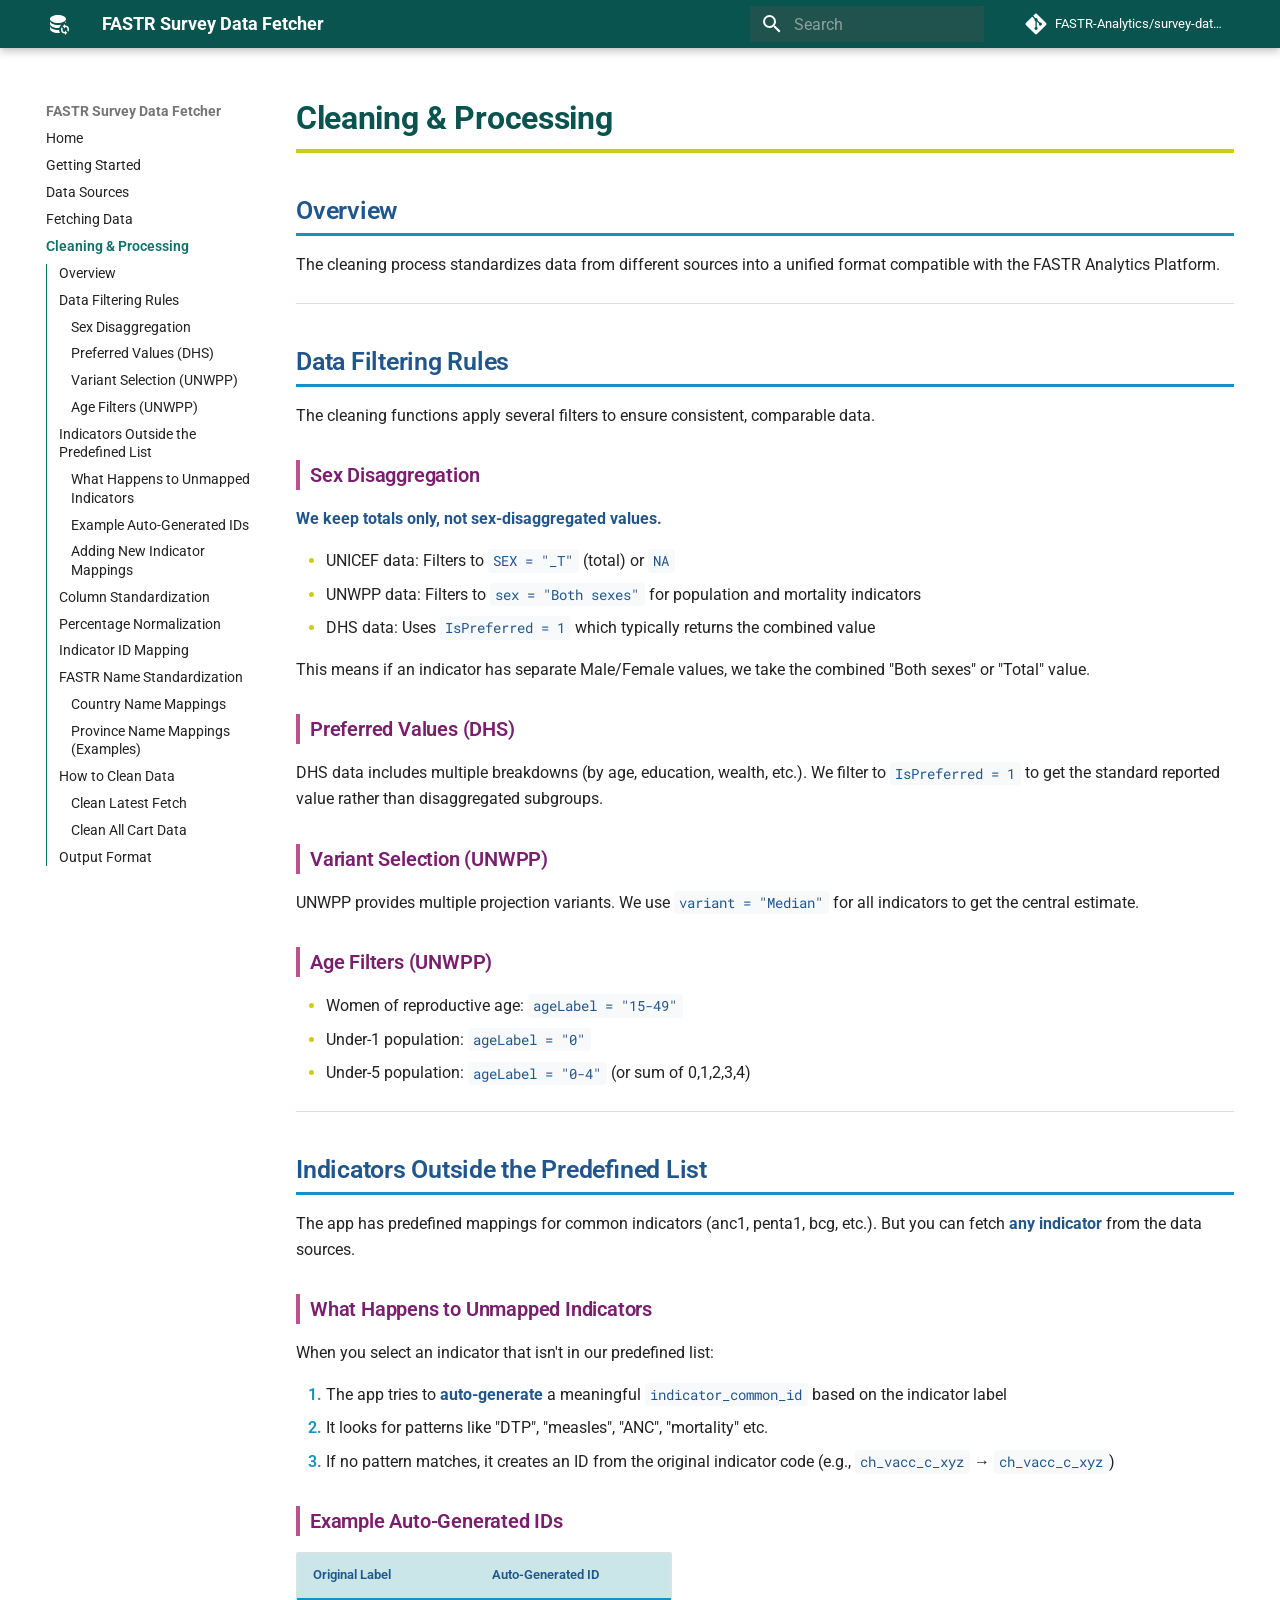
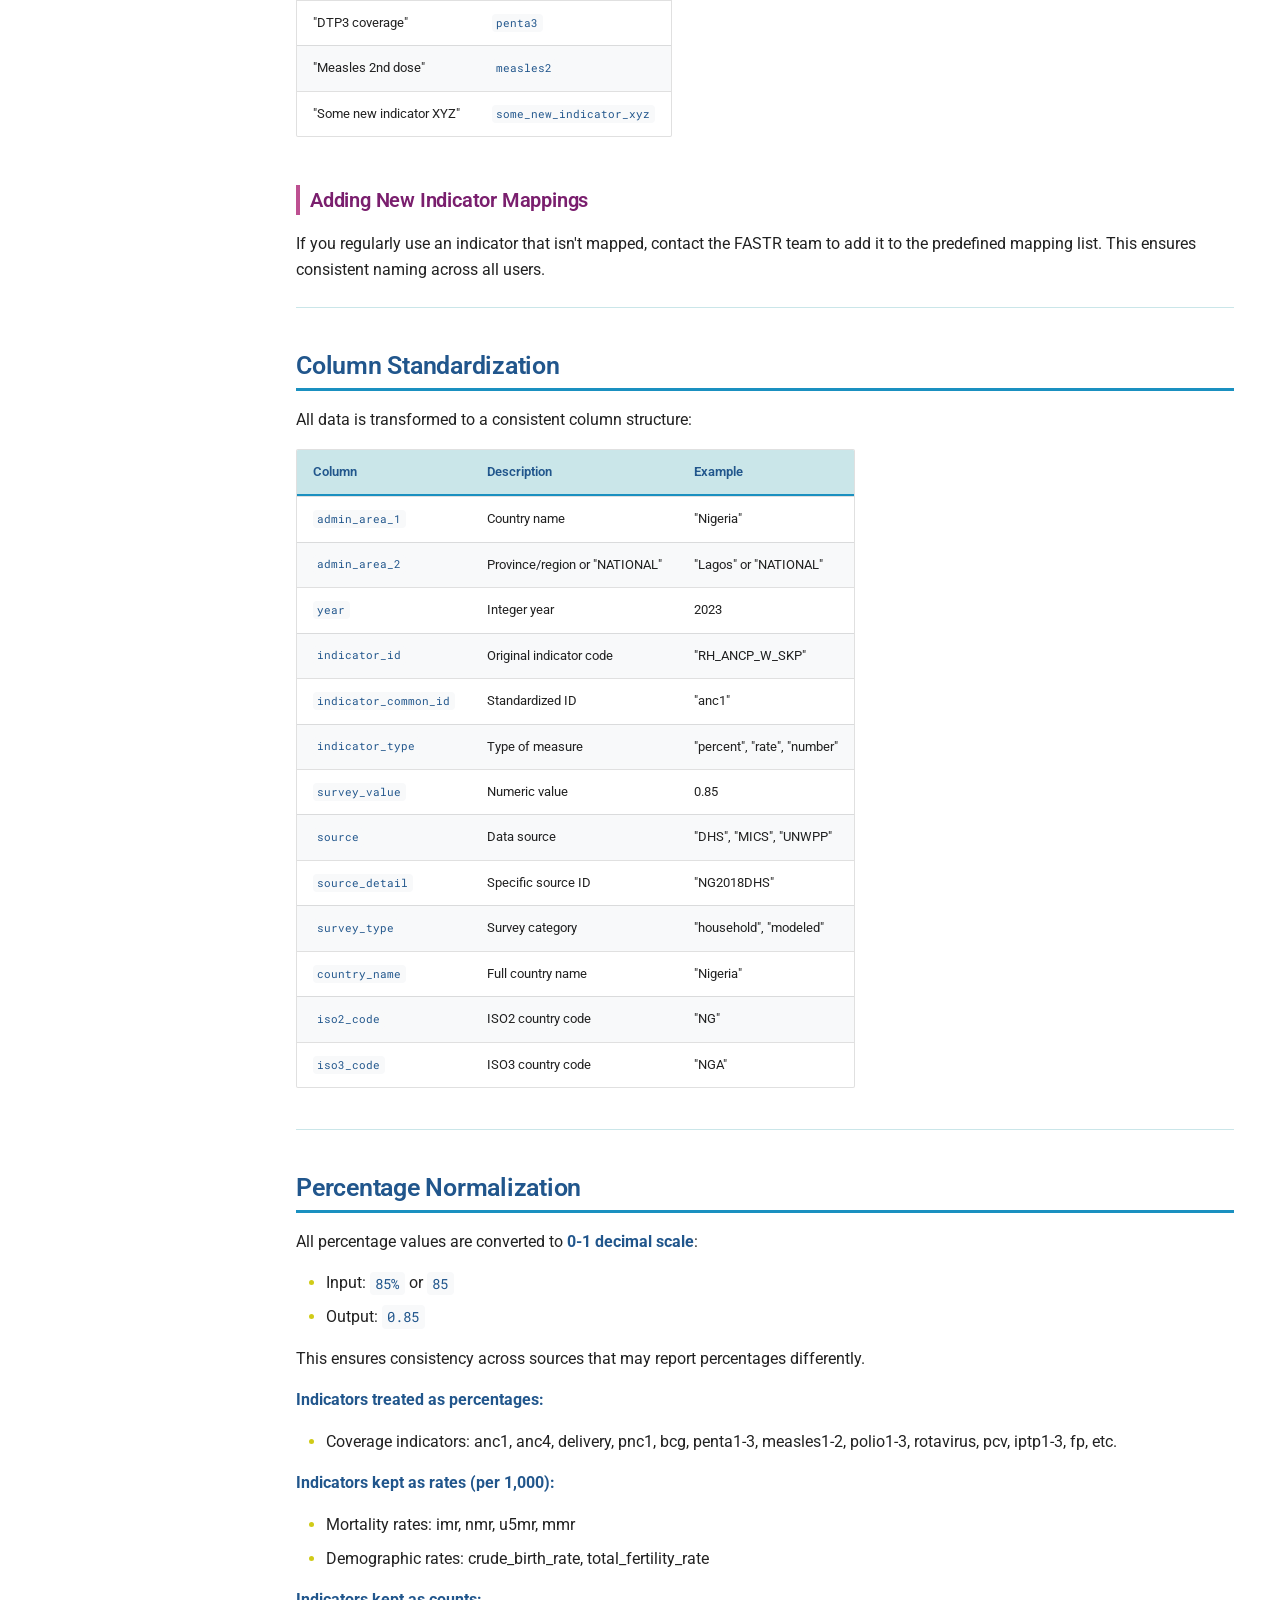
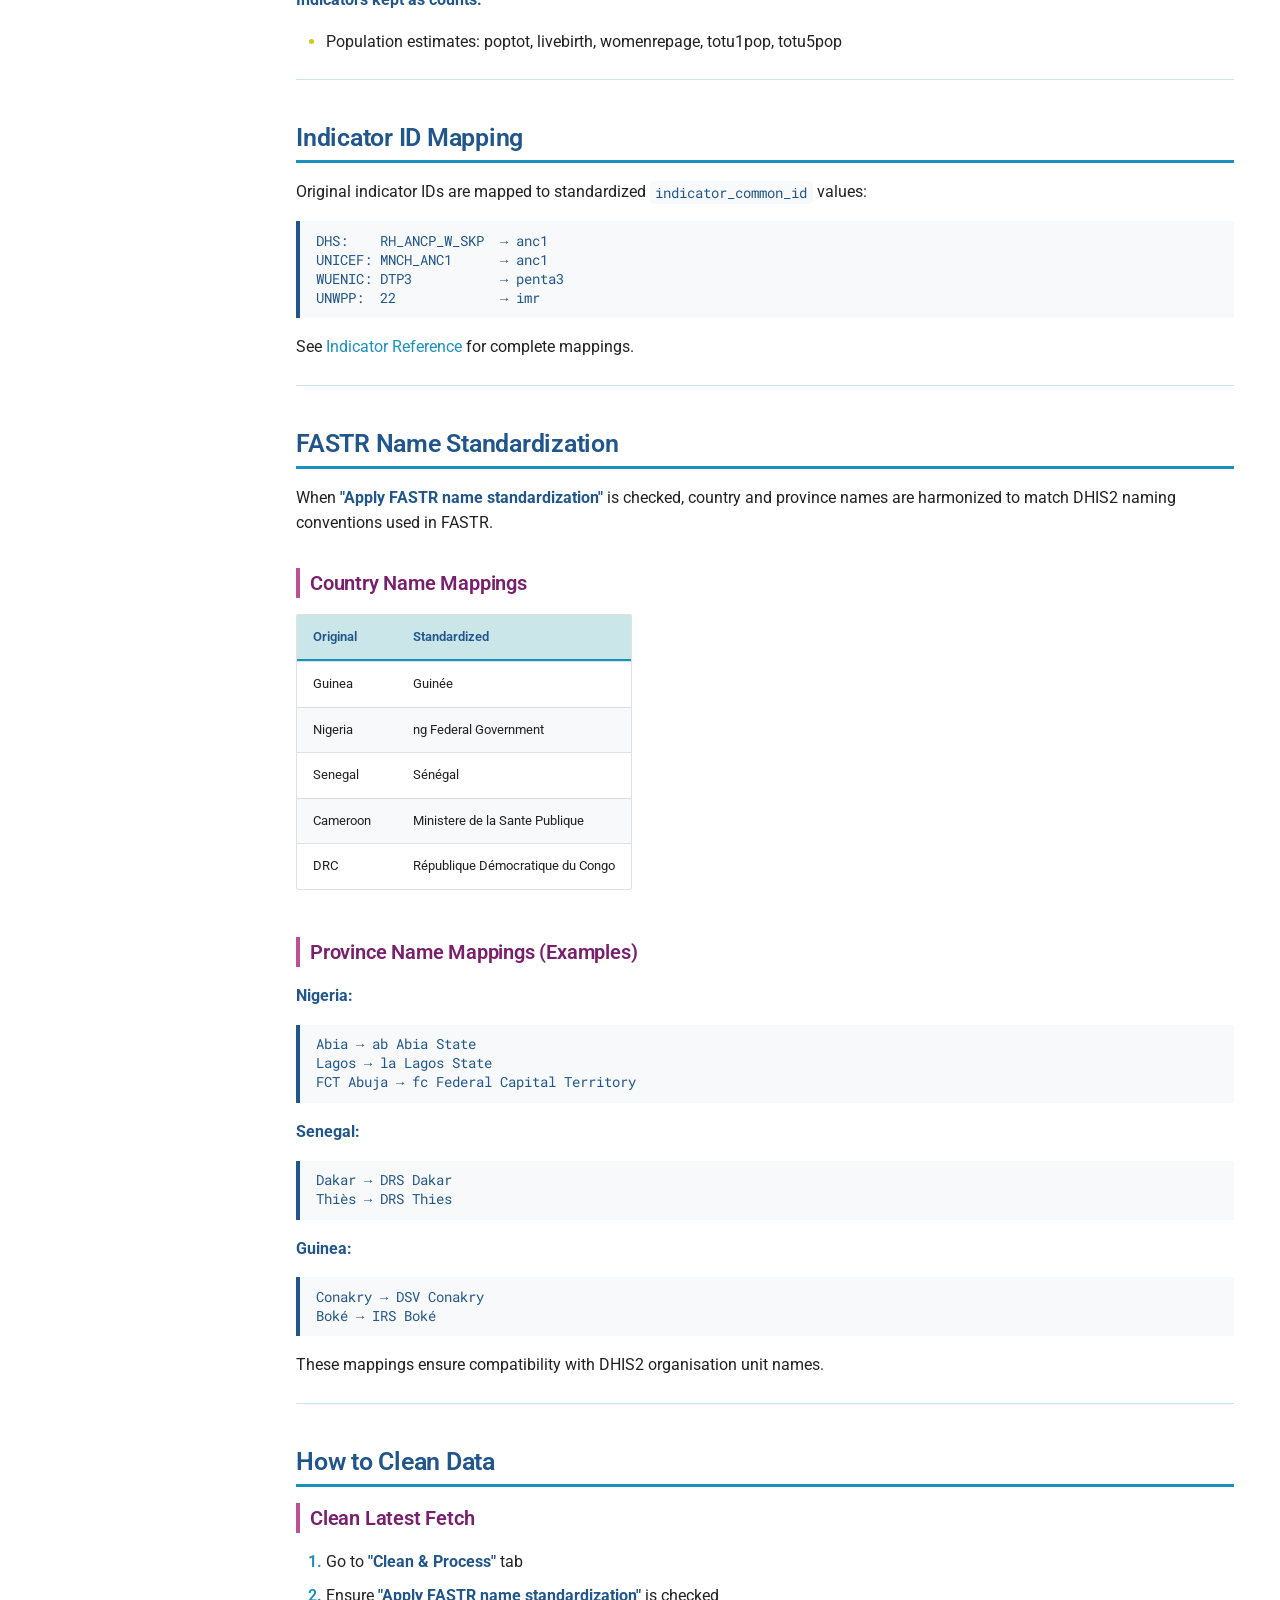
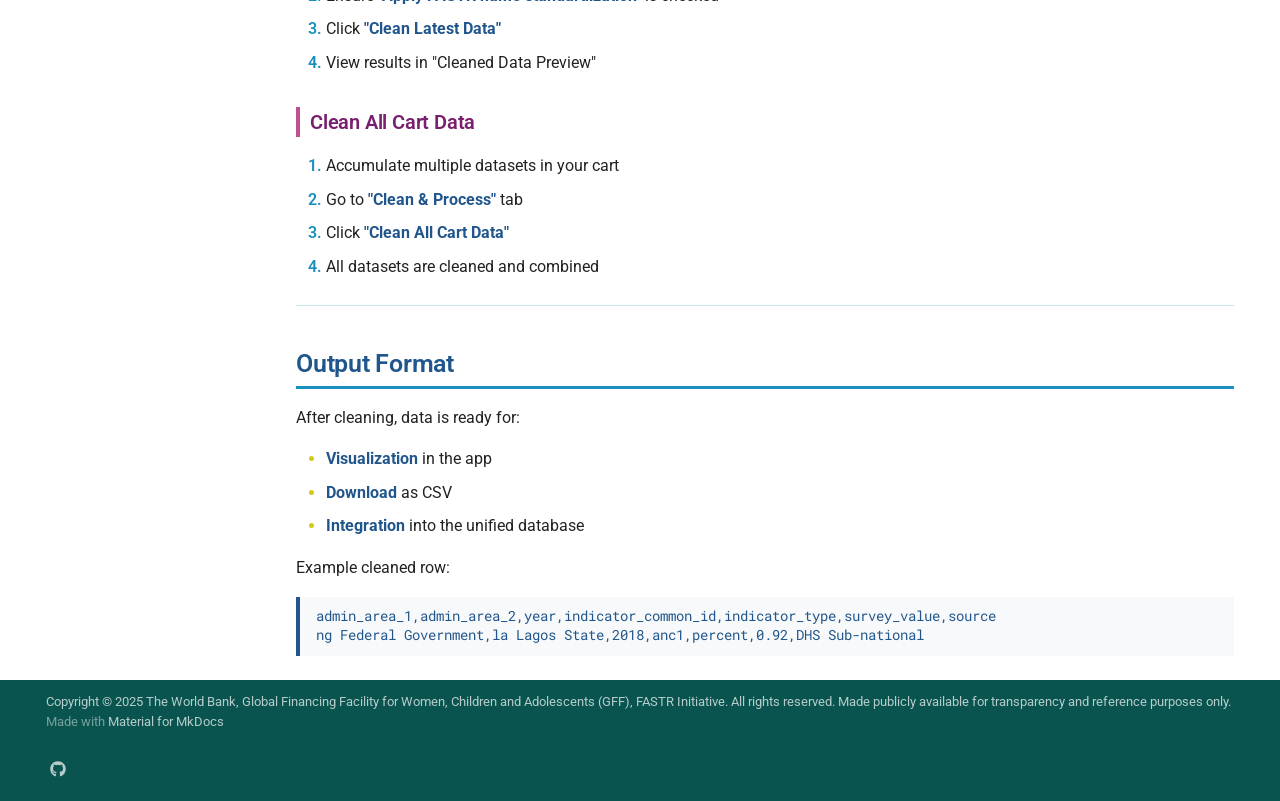
<file: cleaning-processing/index.html>
<!doctype html>
<html lang="en" class="no-js">
  <head>
    
      <meta charset="utf-8">
      <meta name="viewport" content="width=device-width,initial-scale=1">
      
        <meta name="description" content="Documentation for the FASTR Survey Data Fetcher application">
      
      
        <meta name="author" content="Claire Boulange / FASTR Analytics">
      
      
      
        <link rel="prev" href="../fetching-data/">
      
      
        <link rel="next" href="../manual-entry/">
      
      
        
      
      
      <link rel="icon" href="../assets/images/favicon.png">
      <meta name="generator" content="mkdocs-1.6.1, mkdocs-material-9.7.1">
    
    
      
        <title>Cleaning & Processing - FASTR Survey Data Fetcher</title>
      
    
    
      <link rel="stylesheet" href="../assets/stylesheets/main.484c7ddc.min.css">
      
        
        <link rel="stylesheet" href="../assets/stylesheets/palette.ab4e12ef.min.css">
      
      


    
    
      
    
    
      
        
        
        <link rel="preconnect" href="https://fonts.gstatic.com" crossorigin>
        <link rel="stylesheet" href="https://fonts.googleapis.com/css?family=Roboto:300,300i,400,400i,700,700i%7CRoboto+Mono:400,400i,700,700i&display=fallback">
        <style>:root{--md-text-font:"Roboto";--md-code-font:"Roboto Mono"}</style>
      
    
    
      <link rel="stylesheet" href="../stylesheets/custom.css">
    
    <script>__md_scope=new URL("..",location),__md_hash=e=>[...e].reduce(((e,_)=>(e<<5)-e+_.charCodeAt(0)),0),__md_get=(e,_=localStorage,t=__md_scope)=>JSON.parse(_.getItem(t.pathname+"."+e)),__md_set=(e,_,t=localStorage,a=__md_scope)=>{try{t.setItem(a.pathname+"."+e,JSON.stringify(_))}catch(e){}}</script>
    
      

    
    
  </head>
  
  
    
    
    
    
    
    <body dir="ltr" data-md-color-scheme="default" data-md-color-primary="custom" data-md-color-accent="custom">
  
    
    <input class="md-toggle" data-md-toggle="drawer" type="checkbox" id="__drawer" autocomplete="off">
    <input class="md-toggle" data-md-toggle="search" type="checkbox" id="__search" autocomplete="off">
    <label class="md-overlay" for="__drawer"></label>
    <div data-md-component="skip">
      
        
        <a href="#cleaning-processing" class="md-skip">
          Skip to content
        </a>
      
    </div>
    <div data-md-component="announce">
      
    </div>
    
    
      

  

<header class="md-header md-header--shadow" data-md-component="header">
  <nav class="md-header__inner md-grid" aria-label="Header">
    <a href=".." title="FASTR Survey Data Fetcher" class="md-header__button md-logo" aria-label="FASTR Survey Data Fetcher" data-md-component="logo">
      
  
  <svg xmlns="http://www.w3.org/2000/svg" viewBox="0 0 24 24"><path d="M19 12v1.5a4 4 0 0 1 4 4c0 .82-.25 1.58-.67 2.21l-1.09-1.09c.17-.34.26-.72.26-1.12A2.5 2.5 0 0 0 19 15v1.5l-2.25-2.25zm0 11v-1.5a4 4 0 0 1-4-4c0-.82.25-1.58.67-2.21l1.09 1.09c-.17.34-.26.72-.26 1.12A2.5 2.5 0 0 0 19 20v-1.5l2.25 2.25zM12 3c4.42 0 8 1.79 8 4s-3.58 4-8 4-8-1.79-8-4 3.58-4 8-4M4 9c0 2.21 3.58 4 8 4 1.11 0 2.17-.11 3.14-.32-.95.86-1.64 1.99-1.96 3.28L12 16c-4.42 0-8-1.79-8-4zm16 0v2h-.5l-.6.03c.7-.6 1.1-1.29 1.1-2.03M4 14c0 2.21 3.58 4 8 4l1-.03c.09 1.06.42 2.03.95 2.91L12 21c-4.42 0-8-1.79-8-4z"/></svg>

    </a>
    <label class="md-header__button md-icon" for="__drawer">
      
      <svg xmlns="http://www.w3.org/2000/svg" viewBox="0 0 24 24"><path d="M3 6h18v2H3zm0 5h18v2H3zm0 5h18v2H3z"/></svg>
    </label>
    <div class="md-header__title" data-md-component="header-title">
      <div class="md-header__ellipsis">
        <div class="md-header__topic">
          <span class="md-ellipsis">
            FASTR Survey Data Fetcher
          </span>
        </div>
        <div class="md-header__topic" data-md-component="header-topic">
          <span class="md-ellipsis">
            
              Cleaning & Processing
            
          </span>
        </div>
      </div>
    </div>
    
      
    
    
    
    
      
      
        <label class="md-header__button md-icon" for="__search">
          
          <svg xmlns="http://www.w3.org/2000/svg" viewBox="0 0 24 24"><path d="M9.5 3A6.5 6.5 0 0 1 16 9.5c0 1.61-.59 3.09-1.56 4.23l.27.27h.79l5 5-1.5 1.5-5-5v-.79l-.27-.27A6.52 6.52 0 0 1 9.5 16 6.5 6.5 0 0 1 3 9.5 6.5 6.5 0 0 1 9.5 3m0 2C7 5 5 7 5 9.5S7 14 9.5 14 14 12 14 9.5 12 5 9.5 5"/></svg>
        </label>
        <div class="md-search" data-md-component="search" role="dialog">
  <label class="md-search__overlay" for="__search"></label>
  <div class="md-search__inner" role="search">
    <form class="md-search__form" name="search">
      <input type="text" class="md-search__input" name="query" aria-label="Search" placeholder="Search" autocapitalize="off" autocorrect="off" autocomplete="off" spellcheck="false" data-md-component="search-query" required>
      <label class="md-search__icon md-icon" for="__search">
        
        <svg xmlns="http://www.w3.org/2000/svg" viewBox="0 0 24 24"><path d="M9.5 3A6.5 6.5 0 0 1 16 9.5c0 1.61-.59 3.09-1.56 4.23l.27.27h.79l5 5-1.5 1.5-5-5v-.79l-.27-.27A6.52 6.52 0 0 1 9.5 16 6.5 6.5 0 0 1 3 9.5 6.5 6.5 0 0 1 9.5 3m0 2C7 5 5 7 5 9.5S7 14 9.5 14 14 12 14 9.5 12 5 9.5 5"/></svg>
        
        <svg xmlns="http://www.w3.org/2000/svg" viewBox="0 0 24 24"><path d="M20 11v2H8l5.5 5.5-1.42 1.42L4.16 12l7.92-7.92L13.5 5.5 8 11z"/></svg>
      </label>
      <nav class="md-search__options" aria-label="Search">
        
        <button type="reset" class="md-search__icon md-icon" title="Clear" aria-label="Clear" tabindex="-1">
          
          <svg xmlns="http://www.w3.org/2000/svg" viewBox="0 0 24 24"><path d="M19 6.41 17.59 5 12 10.59 6.41 5 5 6.41 10.59 12 5 17.59 6.41 19 12 13.41 17.59 19 19 17.59 13.41 12z"/></svg>
        </button>
      </nav>
      
    </form>
    <div class="md-search__output">
      <div class="md-search__scrollwrap" tabindex="0" data-md-scrollfix>
        <div class="md-search-result" data-md-component="search-result">
          <div class="md-search-result__meta">
            Initializing search
          </div>
          <ol class="md-search-result__list" role="presentation"></ol>
        </div>
      </div>
    </div>
  </div>
</div>
      
    
    
      <div class="md-header__source">
        <a href="https://github.com/FASTR-Analytics/survey-data-fetcher" title="Go to repository" class="md-source" data-md-component="source">
  <div class="md-source__icon md-icon">
    
    <svg xmlns="http://www.w3.org/2000/svg" viewBox="0 0 448 512"><!--! Font Awesome Free 7.1.0 by @fontawesome - https://fontawesome.com License - https://fontawesome.com/license/free (Icons: CC BY 4.0, Fonts: SIL OFL 1.1, Code: MIT License) Copyright 2025 Fonticons, Inc.--><path d="M439.6 236.1 244 40.5c-5.4-5.5-12.8-8.5-20.4-8.5s-15 3-20.4 8.4L162.5 81l51.5 51.5c27.1-9.1 52.7 16.8 43.4 43.7l49.7 49.7c34.2-11.8 61.2 31 35.5 56.7-26.5 26.5-70.2-2.9-56-37.3L240.3 199v121.9c25.3 12.5 22.3 41.8 9.1 55-6.4 6.4-15.2 10.1-24.3 10.1s-17.8-3.6-24.3-10.1c-17.6-17.6-11.1-46.9 11.2-56v-123c-20.8-8.5-24.6-30.7-18.6-45L142.6 101 8.5 235.1C3 240.6 0 247.9 0 255.5s3 15 8.5 20.4l195.6 195.7c5.4 5.4 12.7 8.4 20.4 8.4s15-3 20.4-8.4l194.7-194.7c5.4-5.4 8.4-12.8 8.4-20.4s-3-15-8.4-20.4"/></svg>
  </div>
  <div class="md-source__repository">
    FASTR-Analytics/survey-data-fetcher
  </div>
</a>
      </div>
    
  </nav>
  
</header>
    
    <div class="md-container" data-md-component="container">
      
      
        
          
        
      
      <main class="md-main" data-md-component="main">
        <div class="md-main__inner md-grid">
          
            
              
              <div class="md-sidebar md-sidebar--primary" data-md-component="sidebar" data-md-type="navigation" >
                <div class="md-sidebar__scrollwrap">
                  <div class="md-sidebar__inner">
                    



  

<nav class="md-nav md-nav--primary md-nav--integrated" aria-label="Navigation" data-md-level="0">
  <label class="md-nav__title" for="__drawer">
    <a href=".." title="FASTR Survey Data Fetcher" class="md-nav__button md-logo" aria-label="FASTR Survey Data Fetcher" data-md-component="logo">
      
  
  <svg xmlns="http://www.w3.org/2000/svg" viewBox="0 0 24 24"><path d="M19 12v1.5a4 4 0 0 1 4 4c0 .82-.25 1.58-.67 2.21l-1.09-1.09c.17-.34.26-.72.26-1.12A2.5 2.5 0 0 0 19 15v1.5l-2.25-2.25zm0 11v-1.5a4 4 0 0 1-4-4c0-.82.25-1.58.67-2.21l1.09 1.09c-.17.34-.26.72-.26 1.12A2.5 2.5 0 0 0 19 20v-1.5l2.25 2.25zM12 3c4.42 0 8 1.79 8 4s-3.58 4-8 4-8-1.79-8-4 3.58-4 8-4M4 9c0 2.21 3.58 4 8 4 1.11 0 2.17-.11 3.14-.32-.95.86-1.64 1.99-1.96 3.28L12 16c-4.42 0-8-1.79-8-4zm16 0v2h-.5l-.6.03c.7-.6 1.1-1.29 1.1-2.03M4 14c0 2.21 3.58 4 8 4l1-.03c.09 1.06.42 2.03.95 2.91L12 21c-4.42 0-8-1.79-8-4z"/></svg>

    </a>
    FASTR Survey Data Fetcher
  </label>
  
    <div class="md-nav__source">
      <a href="https://github.com/FASTR-Analytics/survey-data-fetcher" title="Go to repository" class="md-source" data-md-component="source">
  <div class="md-source__icon md-icon">
    
    <svg xmlns="http://www.w3.org/2000/svg" viewBox="0 0 448 512"><!--! Font Awesome Free 7.1.0 by @fontawesome - https://fontawesome.com License - https://fontawesome.com/license/free (Icons: CC BY 4.0, Fonts: SIL OFL 1.1, Code: MIT License) Copyright 2025 Fonticons, Inc.--><path d="M439.6 236.1 244 40.5c-5.4-5.5-12.8-8.5-20.4-8.5s-15 3-20.4 8.4L162.5 81l51.5 51.5c27.1-9.1 52.7 16.8 43.4 43.7l49.7 49.7c34.2-11.8 61.2 31 35.5 56.7-26.5 26.5-70.2-2.9-56-37.3L240.3 199v121.9c25.3 12.5 22.3 41.8 9.1 55-6.4 6.4-15.2 10.1-24.3 10.1s-17.8-3.6-24.3-10.1c-17.6-17.6-11.1-46.9 11.2-56v-123c-20.8-8.5-24.6-30.7-18.6-45L142.6 101 8.5 235.1C3 240.6 0 247.9 0 255.5s3 15 8.5 20.4l195.6 195.7c5.4 5.4 12.7 8.4 20.4 8.4s15-3 20.4-8.4l194.7-194.7c5.4-5.4 8.4-12.8 8.4-20.4s-3-15-8.4-20.4"/></svg>
  </div>
  <div class="md-source__repository">
    FASTR-Analytics/survey-data-fetcher
  </div>
</a>
    </div>
  
  <ul class="md-nav__list" data-md-scrollfix>
    
      
      
  
  
  
  
    <li class="md-nav__item">
      <a href=".." class="md-nav__link">
        
  
  
  <span class="md-ellipsis">
    
  
    Home
  

    
  </span>
  
  

      </a>
    </li>
  

    
      
      
  
  
  
  
    <li class="md-nav__item">
      <a href="../getting-started/" class="md-nav__link">
        
  
  
  <span class="md-ellipsis">
    
  
    Getting Started
  

    
  </span>
  
  

      </a>
    </li>
  

    
      
      
  
  
  
  
    <li class="md-nav__item">
      <a href="../data-sources/" class="md-nav__link">
        
  
  
  <span class="md-ellipsis">
    
  
    Data Sources
  

    
  </span>
  
  

      </a>
    </li>
  

    
      
      
  
  
  
  
    <li class="md-nav__item">
      <a href="../fetching-data/" class="md-nav__link">
        
  
  
  <span class="md-ellipsis">
    
  
    Fetching Data
  

    
  </span>
  
  

      </a>
    </li>
  

    
      
      
  
  
    
  
  
  
    <li class="md-nav__item md-nav__item--active">
      
      <input class="md-nav__toggle md-toggle" type="checkbox" id="__toc">
      
      
        
      
      
        <label class="md-nav__link md-nav__link--active" for="__toc">
          
  
  
  <span class="md-ellipsis">
    
  
    Cleaning & Processing
  

    
  </span>
  
  

          <span class="md-nav__icon md-icon"></span>
        </label>
      
      <a href="./" class="md-nav__link md-nav__link--active">
        
  
  
  <span class="md-ellipsis">
    
  
    Cleaning & Processing
  

    
  </span>
  
  

      </a>
      
        

<nav class="md-nav md-nav--secondary" aria-label="Table of contents">
  
  
  
    
  
  
    <label class="md-nav__title" for="__toc">
      <span class="md-nav__icon md-icon"></span>
      Table of contents
    </label>
    <ul class="md-nav__list" data-md-component="toc" data-md-scrollfix>
      
        <li class="md-nav__item">
  <a href="#overview" class="md-nav__link">
    <span class="md-ellipsis">
      
        Overview
      
    </span>
  </a>
  
</li>
      
        <li class="md-nav__item">
  <a href="#data-filtering-rules" class="md-nav__link">
    <span class="md-ellipsis">
      
        Data Filtering Rules
      
    </span>
  </a>
  
    <nav class="md-nav" aria-label="Data Filtering Rules">
      <ul class="md-nav__list">
        
          <li class="md-nav__item">
  <a href="#sex-disaggregation" class="md-nav__link">
    <span class="md-ellipsis">
      
        Sex Disaggregation
      
    </span>
  </a>
  
</li>
        
          <li class="md-nav__item">
  <a href="#preferred-values-dhs" class="md-nav__link">
    <span class="md-ellipsis">
      
        Preferred Values (DHS)
      
    </span>
  </a>
  
</li>
        
          <li class="md-nav__item">
  <a href="#variant-selection-unwpp" class="md-nav__link">
    <span class="md-ellipsis">
      
        Variant Selection (UNWPP)
      
    </span>
  </a>
  
</li>
        
          <li class="md-nav__item">
  <a href="#age-filters-unwpp" class="md-nav__link">
    <span class="md-ellipsis">
      
        Age Filters (UNWPP)
      
    </span>
  </a>
  
</li>
        
      </ul>
    </nav>
  
</li>
      
        <li class="md-nav__item">
  <a href="#indicators-outside-the-predefined-list" class="md-nav__link">
    <span class="md-ellipsis">
      
        Indicators Outside the Predefined List
      
    </span>
  </a>
  
    <nav class="md-nav" aria-label="Indicators Outside the Predefined List">
      <ul class="md-nav__list">
        
          <li class="md-nav__item">
  <a href="#what-happens-to-unmapped-indicators" class="md-nav__link">
    <span class="md-ellipsis">
      
        What Happens to Unmapped Indicators
      
    </span>
  </a>
  
</li>
        
          <li class="md-nav__item">
  <a href="#example-auto-generated-ids" class="md-nav__link">
    <span class="md-ellipsis">
      
        Example Auto-Generated IDs
      
    </span>
  </a>
  
</li>
        
          <li class="md-nav__item">
  <a href="#adding-new-indicator-mappings" class="md-nav__link">
    <span class="md-ellipsis">
      
        Adding New Indicator Mappings
      
    </span>
  </a>
  
</li>
        
      </ul>
    </nav>
  
</li>
      
        <li class="md-nav__item">
  <a href="#column-standardization" class="md-nav__link">
    <span class="md-ellipsis">
      
        Column Standardization
      
    </span>
  </a>
  
</li>
      
        <li class="md-nav__item">
  <a href="#percentage-normalization" class="md-nav__link">
    <span class="md-ellipsis">
      
        Percentage Normalization
      
    </span>
  </a>
  
</li>
      
        <li class="md-nav__item">
  <a href="#indicator-id-mapping" class="md-nav__link">
    <span class="md-ellipsis">
      
        Indicator ID Mapping
      
    </span>
  </a>
  
</li>
      
        <li class="md-nav__item">
  <a href="#fastr-name-standardization" class="md-nav__link">
    <span class="md-ellipsis">
      
        FASTR Name Standardization
      
    </span>
  </a>
  
    <nav class="md-nav" aria-label="FASTR Name Standardization">
      <ul class="md-nav__list">
        
          <li class="md-nav__item">
  <a href="#country-name-mappings" class="md-nav__link">
    <span class="md-ellipsis">
      
        Country Name Mappings
      
    </span>
  </a>
  
</li>
        
          <li class="md-nav__item">
  <a href="#province-name-mappings-examples" class="md-nav__link">
    <span class="md-ellipsis">
      
        Province Name Mappings (Examples)
      
    </span>
  </a>
  
</li>
        
      </ul>
    </nav>
  
</li>
      
        <li class="md-nav__item">
  <a href="#how-to-clean-data" class="md-nav__link">
    <span class="md-ellipsis">
      
        How to Clean Data
      
    </span>
  </a>
  
    <nav class="md-nav" aria-label="How to Clean Data">
      <ul class="md-nav__list">
        
          <li class="md-nav__item">
  <a href="#clean-latest-fetch" class="md-nav__link">
    <span class="md-ellipsis">
      
        Clean Latest Fetch
      
    </span>
  </a>
  
</li>
        
          <li class="md-nav__item">
  <a href="#clean-all-cart-data" class="md-nav__link">
    <span class="md-ellipsis">
      
        Clean All Cart Data
      
    </span>
  </a>
  
</li>
        
      </ul>
    </nav>
  
</li>
      
        <li class="md-nav__item">
  <a href="#output-format" class="md-nav__link">
    <span class="md-ellipsis">
      
        Output Format
      
    </span>
  </a>
  
</li>
      
    </ul>
  
</nav>
      
    </li>
  

    
      
      
  
  
  
  
    <li class="md-nav__item">
      <a href="../manual-entry/" class="md-nav__link">
        
  
  
  <span class="md-ellipsis">
    
  
    Manual Entry
  

    
  </span>
  
  

      </a>
    </li>
  

    
      
      
  
  
  
  
    <li class="md-nav__item">
      <a href="../data-review/" class="md-nav__link">
        
  
  
  <span class="md-ellipsis">
    
  
    Data Review
  

    
  </span>
  
  

      </a>
    </li>
  

    
      
      
  
  
  
  
    <li class="md-nav__item">
      <a href="../database-integration/" class="md-nav__link">
        
  
  
  <span class="md-ellipsis">
    
  
    Database Integration
  

    
  </span>
  
  

      </a>
    </li>
  

    
      
      
  
  
  
  
    <li class="md-nav__item">
      <a href="../indicators/" class="md-nav__link">
        
  
  
  <span class="md-ellipsis">
    
  
    Indicator Reference
  

    
  </span>
  
  

      </a>
    </li>
  

    
      
      
  
  
  
  
    <li class="md-nav__item">
      <a href="../deployment/" class="md-nav__link">
        
  
  
  <span class="md-ellipsis">
    
  
    Deployment
  

    
  </span>
  
  

      </a>
    </li>
  

    
  </ul>
</nav>
                  </div>
                </div>
              </div>
            
            
          
          
            <div class="md-content" data-md-component="content">
              
              <article class="md-content__inner md-typeset">
                
                  


  
  


<h1 id="cleaning-processing">Cleaning &amp; Processing<a class="headerlink" href="#cleaning-processing" title="Permanent link">&para;</a></h1>
<h2 id="overview">Overview<a class="headerlink" href="#overview" title="Permanent link">&para;</a></h2>
<p>The cleaning process standardizes data from different sources into a unified format compatible with the FASTR Analytics Platform.</p>
<hr />
<h2 id="data-filtering-rules">Data Filtering Rules<a class="headerlink" href="#data-filtering-rules" title="Permanent link">&para;</a></h2>
<p>The cleaning functions apply several filters to ensure consistent, comparable data.</p>
<h3 id="sex-disaggregation">Sex Disaggregation<a class="headerlink" href="#sex-disaggregation" title="Permanent link">&para;</a></h3>
<p><strong>We keep totals only, not sex-disaggregated values.</strong></p>
<ul>
<li>UNICEF data: Filters to <code>SEX = "_T"</code> (total) or <code>NA</code></li>
<li>UNWPP data: Filters to <code>sex = "Both sexes"</code> for population and mortality indicators</li>
<li>DHS data: Uses <code>IsPreferred = 1</code> which typically returns the combined value</li>
</ul>
<p>This means if an indicator has separate Male/Female values, we take the combined "Both sexes" or "Total" value.</p>
<h3 id="preferred-values-dhs">Preferred Values (DHS)<a class="headerlink" href="#preferred-values-dhs" title="Permanent link">&para;</a></h3>
<p>DHS data includes multiple breakdowns (by age, education, wealth, etc.). We filter to <code>IsPreferred = 1</code> to get the standard reported value rather than disaggregated subgroups.</p>
<h3 id="variant-selection-unwpp">Variant Selection (UNWPP)<a class="headerlink" href="#variant-selection-unwpp" title="Permanent link">&para;</a></h3>
<p>UNWPP provides multiple projection variants. We use <code>variant = "Median"</code> for all indicators to get the central estimate.</p>
<h3 id="age-filters-unwpp">Age Filters (UNWPP)<a class="headerlink" href="#age-filters-unwpp" title="Permanent link">&para;</a></h3>
<ul>
<li>Women of reproductive age: <code>ageLabel = "15-49"</code></li>
<li>Under-1 population: <code>ageLabel = "0"</code></li>
<li>Under-5 population: <code>ageLabel = "0-4"</code> (or sum of 0,1,2,3,4)</li>
</ul>
<hr />
<h2 id="indicators-outside-the-predefined-list">Indicators Outside the Predefined List<a class="headerlink" href="#indicators-outside-the-predefined-list" title="Permanent link">&para;</a></h2>
<p>The app has predefined mappings for common indicators (anc1, penta1, bcg, etc.). But you can fetch <strong>any indicator</strong> from the data sources.</p>
<h3 id="what-happens-to-unmapped-indicators">What Happens to Unmapped Indicators<a class="headerlink" href="#what-happens-to-unmapped-indicators" title="Permanent link">&para;</a></h3>
<p>When you select an indicator that isn't in our predefined list:</p>
<ol>
<li>The app tries to <strong>auto-generate</strong> a meaningful <code>indicator_common_id</code> based on the indicator label</li>
<li>It looks for patterns like "DTP", "measles", "ANC", "mortality" etc.</li>
<li>If no pattern matches, it creates an ID from the original indicator code (e.g., <code>ch_vacc_c_xyz</code> → <code>ch_vacc_c_xyz</code>)</li>
</ol>
<h3 id="example-auto-generated-ids">Example Auto-Generated IDs<a class="headerlink" href="#example-auto-generated-ids" title="Permanent link">&para;</a></h3>
<table>
<thead>
<tr>
<th>Original Label</th>
<th>Auto-Generated ID</th>
</tr>
</thead>
<tbody>
<tr>
<td>"DTP3 coverage"</td>
<td><code>penta3</code></td>
</tr>
<tr>
<td>"Measles 2nd dose"</td>
<td><code>measles2</code></td>
</tr>
<tr>
<td>"Some new indicator XYZ"</td>
<td><code>some_new_indicator_xyz</code></td>
</tr>
</tbody>
</table>
<h3 id="adding-new-indicator-mappings">Adding New Indicator Mappings<a class="headerlink" href="#adding-new-indicator-mappings" title="Permanent link">&para;</a></h3>
<p>If you regularly use an indicator that isn't mapped, contact the FASTR team to add it to the predefined mapping list. This ensures consistent naming across all users.</p>
<hr />
<h2 id="column-standardization">Column Standardization<a class="headerlink" href="#column-standardization" title="Permanent link">&para;</a></h2>
<p>All data is transformed to a consistent column structure:</p>
<table>
<thead>
<tr>
<th>Column</th>
<th>Description</th>
<th>Example</th>
</tr>
</thead>
<tbody>
<tr>
<td><code>admin_area_1</code></td>
<td>Country name</td>
<td>"Nigeria"</td>
</tr>
<tr>
<td><code>admin_area_2</code></td>
<td>Province/region or "NATIONAL"</td>
<td>"Lagos" or "NATIONAL"</td>
</tr>
<tr>
<td><code>year</code></td>
<td>Integer year</td>
<td>2023</td>
</tr>
<tr>
<td><code>indicator_id</code></td>
<td>Original indicator code</td>
<td>"RH_ANCP_W_SKP"</td>
</tr>
<tr>
<td><code>indicator_common_id</code></td>
<td>Standardized ID</td>
<td>"anc1"</td>
</tr>
<tr>
<td><code>indicator_type</code></td>
<td>Type of measure</td>
<td>"percent", "rate", "number"</td>
</tr>
<tr>
<td><code>survey_value</code></td>
<td>Numeric value</td>
<td>0.85</td>
</tr>
<tr>
<td><code>source</code></td>
<td>Data source</td>
<td>"DHS", "MICS", "UNWPP"</td>
</tr>
<tr>
<td><code>source_detail</code></td>
<td>Specific source ID</td>
<td>"NG2018DHS"</td>
</tr>
<tr>
<td><code>survey_type</code></td>
<td>Survey category</td>
<td>"household", "modeled"</td>
</tr>
<tr>
<td><code>country_name</code></td>
<td>Full country name</td>
<td>"Nigeria"</td>
</tr>
<tr>
<td><code>iso2_code</code></td>
<td>ISO2 country code</td>
<td>"NG"</td>
</tr>
<tr>
<td><code>iso3_code</code></td>
<td>ISO3 country code</td>
<td>"NGA"</td>
</tr>
</tbody>
</table>
<hr />
<h2 id="percentage-normalization">Percentage Normalization<a class="headerlink" href="#percentage-normalization" title="Permanent link">&para;</a></h2>
<p>All percentage values are converted to <strong>0-1 decimal scale</strong>:</p>
<ul>
<li>Input: <code>85%</code> or <code>85</code></li>
<li>Output: <code>0.85</code></li>
</ul>
<p>This ensures consistency across sources that may report percentages differently.</p>
<p><strong>Indicators treated as percentages:</strong></p>
<ul>
<li>Coverage indicators: anc1, anc4, delivery, pnc1, bcg, penta1-3, measles1-2, polio1-3, rotavirus, pcv, iptp1-3, fp, etc.</li>
</ul>
<p><strong>Indicators kept as rates (per 1,000):</strong></p>
<ul>
<li>Mortality rates: imr, nmr, u5mr, mmr</li>
<li>Demographic rates: crude_birth_rate, total_fertility_rate</li>
</ul>
<p><strong>Indicators kept as counts:</strong></p>
<ul>
<li>Population estimates: poptot, livebirth, womenrepage, totu1pop, totu5pop</li>
</ul>
<hr />
<h2 id="indicator-id-mapping">Indicator ID Mapping<a class="headerlink" href="#indicator-id-mapping" title="Permanent link">&para;</a></h2>
<p>Original indicator IDs are mapped to standardized <code>indicator_common_id</code> values:</p>
<div class="highlight"><pre><span></span><code>DHS:    RH_ANCP_W_SKP  → anc1
UNICEF: MNCH_ANC1      → anc1
WUENIC: DTP3           → penta3
UNWPP:  22             → imr
</code></pre></div>
<p>See <a href="../indicators/">Indicator Reference</a> for complete mappings.</p>
<hr />
<h2 id="fastr-name-standardization">FASTR Name Standardization<a class="headerlink" href="#fastr-name-standardization" title="Permanent link">&para;</a></h2>
<p>When <strong>"Apply FASTR name standardization"</strong> is checked, country and province names are harmonized to match DHIS2 naming conventions used in FASTR.</p>
<h3 id="country-name-mappings">Country Name Mappings<a class="headerlink" href="#country-name-mappings" title="Permanent link">&para;</a></h3>
<table>
<thead>
<tr>
<th>Original</th>
<th>Standardized</th>
</tr>
</thead>
<tbody>
<tr>
<td>Guinea</td>
<td>Guinée</td>
</tr>
<tr>
<td>Nigeria</td>
<td>ng Federal Government</td>
</tr>
<tr>
<td>Senegal</td>
<td>Sénégal</td>
</tr>
<tr>
<td>Cameroon</td>
<td>Ministere de la Sante Publique</td>
</tr>
<tr>
<td>DRC</td>
<td>République Démocratique du Congo</td>
</tr>
</tbody>
</table>
<h3 id="province-name-mappings-examples">Province Name Mappings (Examples)<a class="headerlink" href="#province-name-mappings-examples" title="Permanent link">&para;</a></h3>
<p><strong>Nigeria:</strong>
<div class="highlight"><pre><span></span><code>Abia → ab Abia State
Lagos → la Lagos State
FCT Abuja → fc Federal Capital Territory
</code></pre></div></p>
<p><strong>Senegal:</strong>
<div class="highlight"><pre><span></span><code>Dakar → DRS Dakar
Thiès → DRS Thies
</code></pre></div></p>
<p><strong>Guinea:</strong>
<div class="highlight"><pre><span></span><code>Conakry → DSV Conakry
Boké → IRS Boké
</code></pre></div></p>
<p>These mappings ensure compatibility with DHIS2 organisation unit names.</p>
<hr />
<h2 id="how-to-clean-data">How to Clean Data<a class="headerlink" href="#how-to-clean-data" title="Permanent link">&para;</a></h2>
<h3 id="clean-latest-fetch">Clean Latest Fetch<a class="headerlink" href="#clean-latest-fetch" title="Permanent link">&para;</a></h3>
<ol>
<li>Go to <strong>"Clean &amp; Process"</strong> tab</li>
<li>Ensure <strong>"Apply FASTR name standardization"</strong> is checked</li>
<li>Click <strong>"Clean Latest Data"</strong></li>
<li>View results in "Cleaned Data Preview"</li>
</ol>
<h3 id="clean-all-cart-data">Clean All Cart Data<a class="headerlink" href="#clean-all-cart-data" title="Permanent link">&para;</a></h3>
<ol>
<li>Accumulate multiple datasets in your cart</li>
<li>Go to <strong>"Clean &amp; Process"</strong> tab</li>
<li>Click <strong>"Clean All Cart Data"</strong></li>
<li>All datasets are cleaned and combined</li>
</ol>
<hr />
<h2 id="output-format">Output Format<a class="headerlink" href="#output-format" title="Permanent link">&para;</a></h2>
<p>After cleaning, data is ready for:</p>
<ul>
<li><strong>Visualization</strong> in the app</li>
<li><strong>Download</strong> as CSV</li>
<li><strong>Integration</strong> into the unified database</li>
</ul>
<p>Example cleaned row:</p>
<div class="highlight"><pre><span></span><code>admin_area_1,admin_area_2,year,indicator_common_id,indicator_type,survey_value,source
ng Federal Government,la Lagos State,2018,anc1,percent,0.92,DHS Sub-national
</code></pre></div>












                
              </article>
            </div>
          
          
<script>var target=document.getElementById(location.hash.slice(1));target&&target.name&&(target.checked=target.name.startsWith("__tabbed_"))</script>
        </div>
        
      </main>
      
        <footer class="md-footer">
  
  <div class="md-footer-meta md-typeset">
    <div class="md-footer-meta__inner md-grid">
      <div class="md-copyright">
  
    <div class="md-copyright__highlight">
      Copyright &copy; 2025 The World Bank, Global Financing Facility for Women, Children and Adolescents (GFF), FASTR Initiative. All rights reserved. Made publicly available for transparency and reference purposes only.

    </div>
  
  
    Made with
    <a href="https://squidfunk.github.io/mkdocs-material/" target="_blank" rel="noopener">
      Material for MkDocs
    </a>
  
</div>
      
        
<div class="md-social">
  
    
    
    
    
      
      
    
    <a href="https://github.com/FASTR-Analytics/survey-data-fetcher" target="_blank" rel="noopener" title="github.com" class="md-social__link">
      <svg xmlns="http://www.w3.org/2000/svg" viewBox="0 0 512 512"><!--! Font Awesome Free 7.1.0 by @fontawesome - https://fontawesome.com License - https://fontawesome.com/license/free (Icons: CC BY 4.0, Fonts: SIL OFL 1.1, Code: MIT License) Copyright 2025 Fonticons, Inc.--><path d="M173.9 397.4c0 2-2.3 3.6-5.2 3.6-3.3.3-5.6-1.3-5.6-3.6 0-2 2.3-3.6 5.2-3.6 3-.3 5.6 1.3 5.6 3.6m-31.1-4.5c-.7 2 1.3 4.3 4.3 4.9 2.6 1 5.6 0 6.2-2s-1.3-4.3-4.3-5.2c-2.6-.7-5.5.3-6.2 2.3m44.2-1.7c-2.9.7-4.9 2.6-4.6 4.9.3 2 2.9 3.3 5.9 2.6 2.9-.7 4.9-2.6 4.6-4.6-.3-1.9-3-3.2-5.9-2.9M252.8 8C114.1 8 8 113.3 8 252c0 110.9 69.8 205.8 169.5 239.2 12.8 2.3 17.3-5.6 17.3-12.1 0-6.2-.3-40.4-.3-61.4 0 0-70 15-84.7-29.8 0 0-11.4-29.1-27.8-36.6 0 0-22.9-15.7 1.6-15.4 0 0 24.9 2 38.6 25.8 21.9 38.6 58.6 27.5 72.9 20.9 2.3-16 8.8-27.1 16-33.7-55.9-6.2-112.3-14.3-112.3-110.5 0-27.5 7.6-41.3 23.6-58.9-2.6-6.5-11.1-33.3 2.6-67.9 20.9-6.5 69 27 69 27 20-5.6 41.5-8.5 62.8-8.5s42.8 2.9 62.8 8.5c0 0 48.1-33.6 69-27 13.7 34.7 5.2 61.4 2.6 67.9 16 17.7 25.8 31.5 25.8 58.9 0 96.5-58.9 104.2-114.8 110.5 9.2 7.9 17 22.9 17 46.4 0 33.7-.3 75.4-.3 83.6 0 6.5 4.6 14.4 17.3 12.1C436.2 457.8 504 362.9 504 252 504 113.3 391.5 8 252.8 8M105.2 352.9c-1.3 1-1 3.3.7 5.2 1.6 1.6 3.9 2.3 5.2 1 1.3-1 1-3.3-.7-5.2-1.6-1.6-3.9-2.3-5.2-1m-10.8-8.1c-.7 1.3.3 2.9 2.3 3.9 1.6 1 3.6.7 4.3-.7.7-1.3-.3-2.9-2.3-3.9-2-.6-3.6-.3-4.3.7m32.4 35.6c-1.6 1.3-1 4.3 1.3 6.2 2.3 2.3 5.2 2.6 6.5 1 1.3-1.3.7-4.3-1.3-6.2-2.2-2.3-5.2-2.6-6.5-1m-11.4-14.7c-1.6 1-1.6 3.6 0 5.9s4.3 3.3 5.6 2.3c1.6-1.3 1.6-3.9 0-6.2-1.4-2.3-4-3.3-5.6-2"/></svg>
    </a>
  
</div>
      
    </div>
  </div>
</footer>
      
    </div>
    <div class="md-dialog" data-md-component="dialog">
      <div class="md-dialog__inner md-typeset"></div>
    </div>
    
    
    
      
      
      <script id="__config" type="application/json">{"annotate": null, "base": "..", "features": ["navigation.sections", "navigation.expand", "toc.integrate"], "search": "../assets/javascripts/workers/search.2c215733.min.js", "tags": null, "translations": {"clipboard.copied": "Copied to clipboard", "clipboard.copy": "Copy to clipboard", "search.result.more.one": "1 more on this page", "search.result.more.other": "# more on this page", "search.result.none": "No matching documents", "search.result.one": "1 matching document", "search.result.other": "# matching documents", "search.result.placeholder": "Type to start searching", "search.result.term.missing": "Missing", "select.version": "Select version"}, "version": null}</script>
    
    
      <script src="../assets/javascripts/bundle.79ae519e.min.js"></script>
      
    
  </body>
</html>
</file>
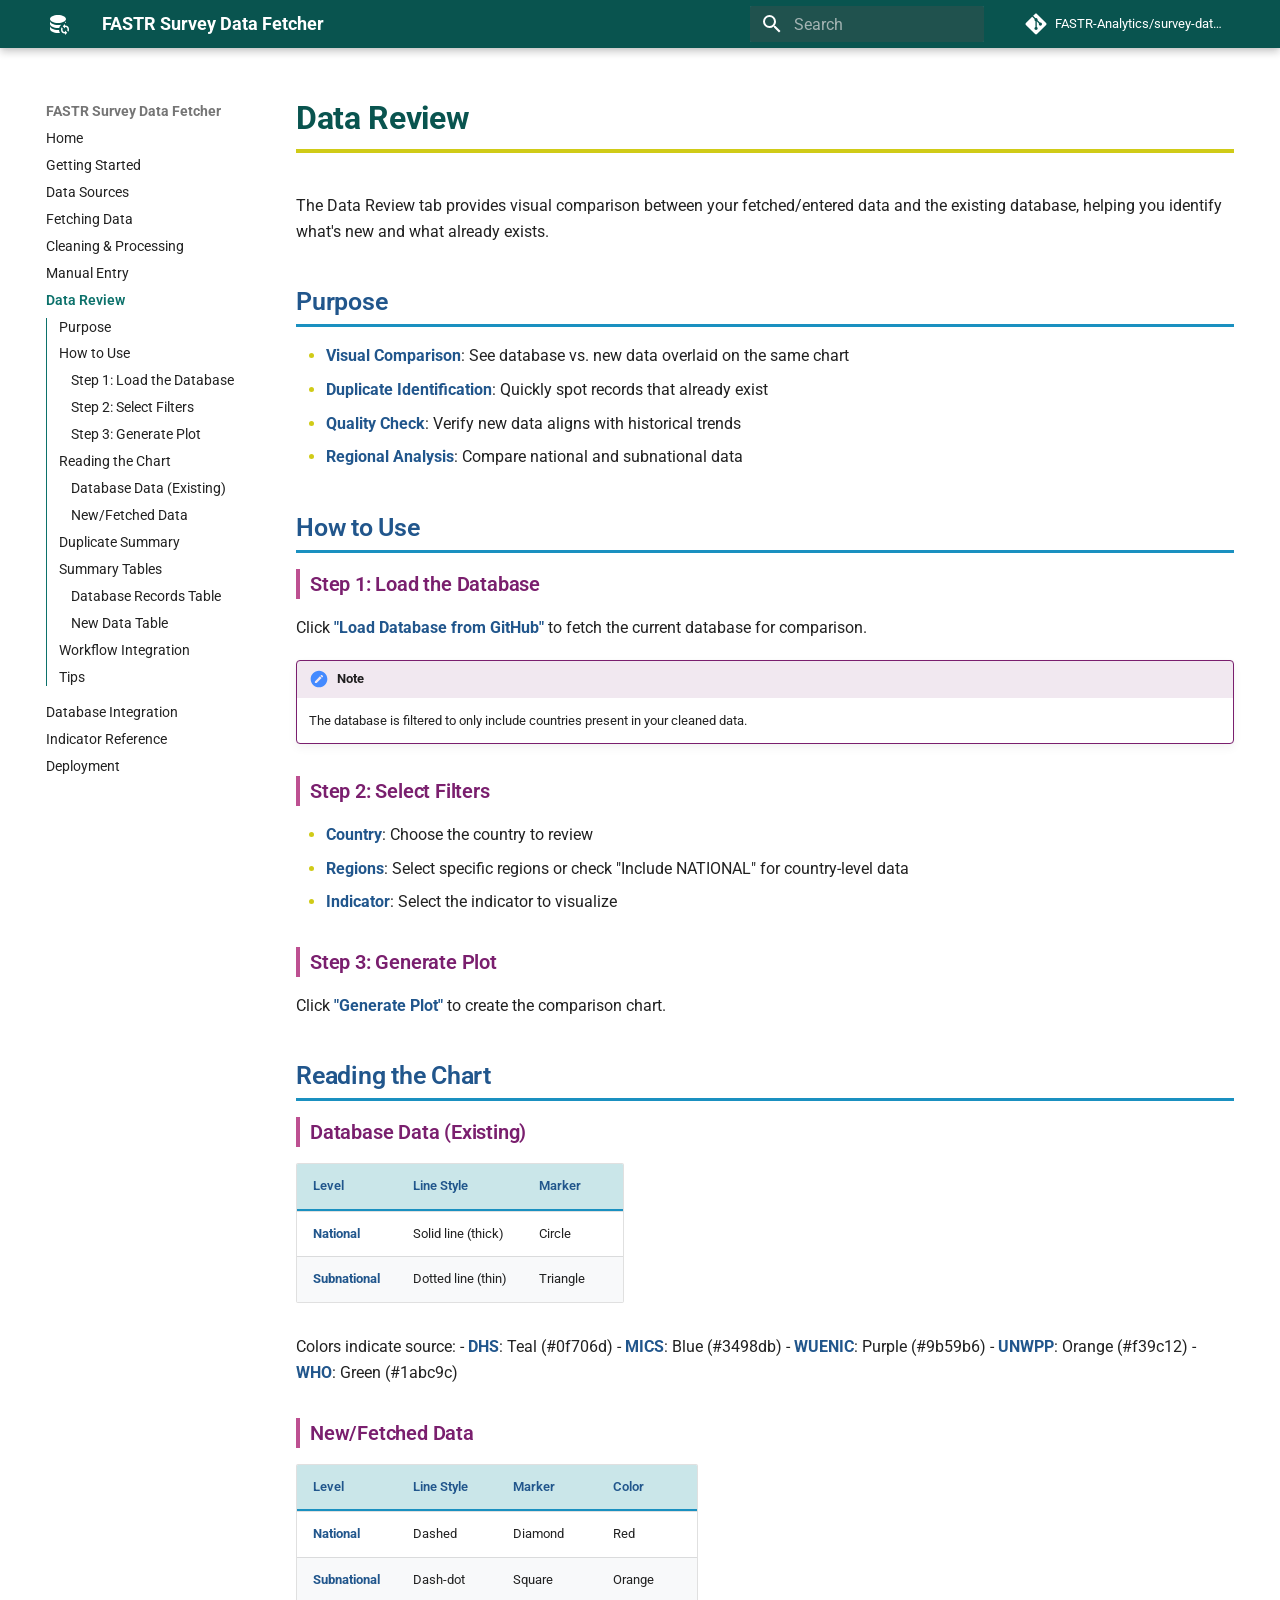
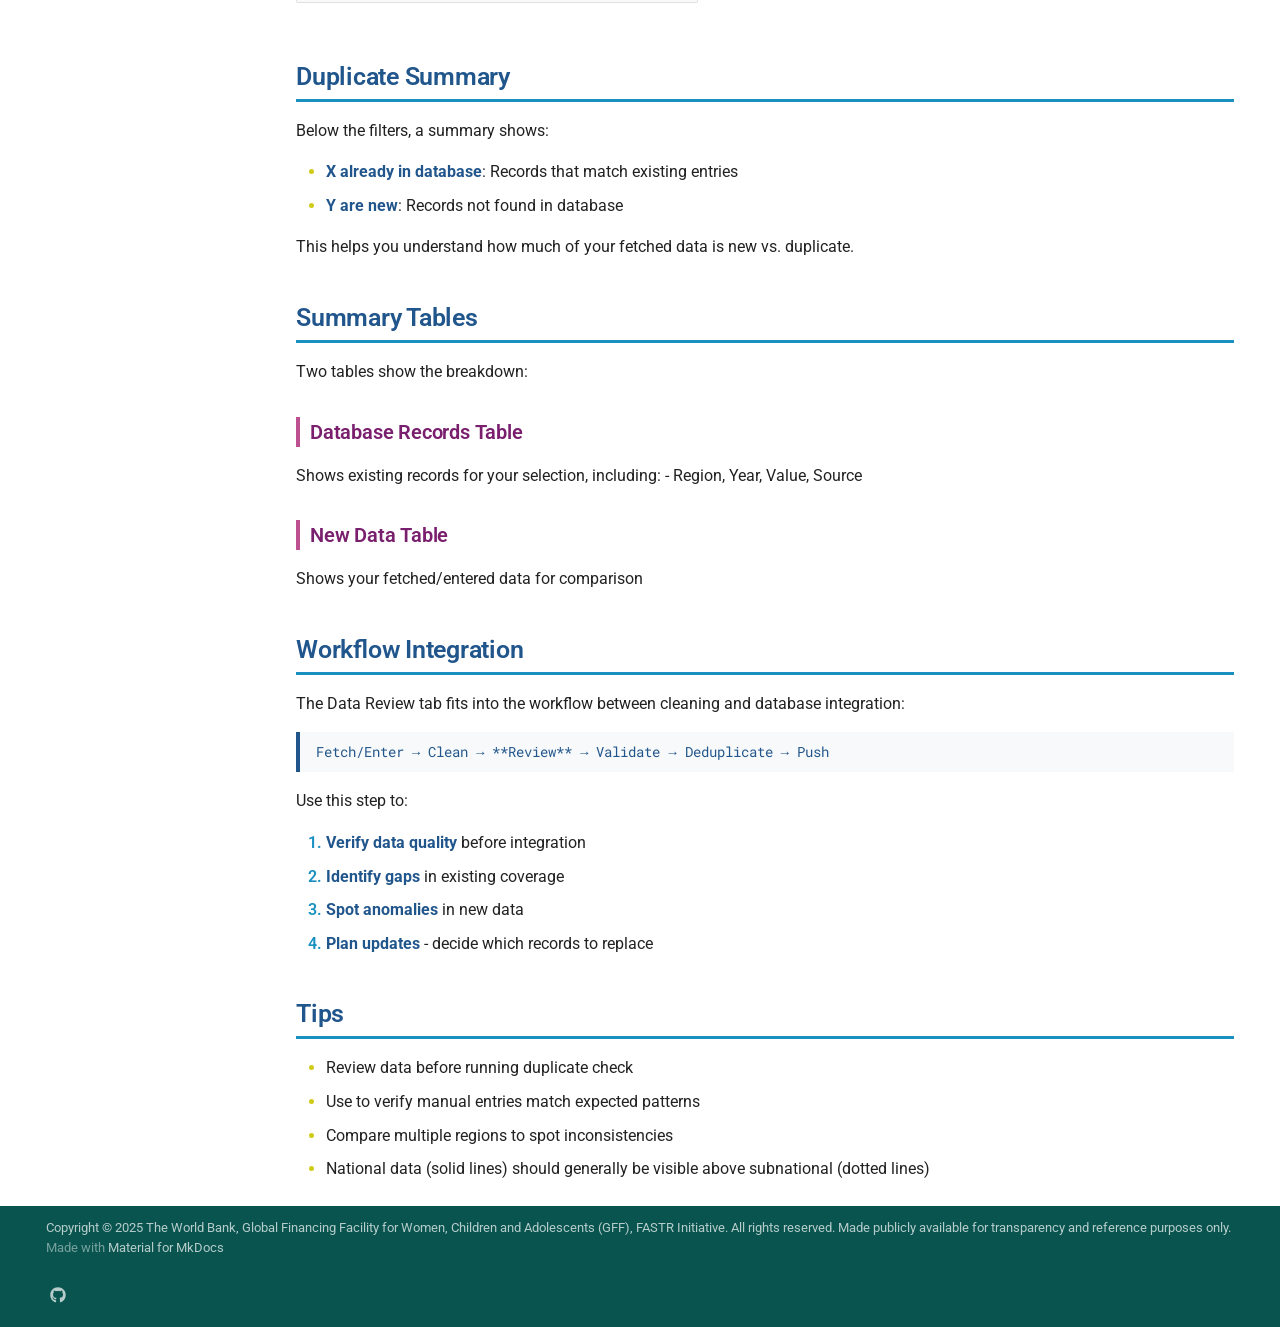
<file: data-review/index.html>
<!doctype html>
<html lang="en" class="no-js">
  <head>
    
      <meta charset="utf-8">
      <meta name="viewport" content="width=device-width,initial-scale=1">
      
        <meta name="description" content="Documentation for the FASTR Survey Data Fetcher application">
      
      
        <meta name="author" content="Claire Boulange / FASTR Analytics">
      
      
      
        <link rel="prev" href="../manual-entry/">
      
      
        <link rel="next" href="../database-integration/">
      
      
        
      
      
      <link rel="icon" href="../assets/images/favicon.png">
      <meta name="generator" content="mkdocs-1.6.1, mkdocs-material-9.7.1">
    
    
      
        <title>Data Review - FASTR Survey Data Fetcher</title>
      
    
    
      <link rel="stylesheet" href="../assets/stylesheets/main.484c7ddc.min.css">
      
        
        <link rel="stylesheet" href="../assets/stylesheets/palette.ab4e12ef.min.css">
      
      


    
    
      
    
    
      
        
        
        <link rel="preconnect" href="https://fonts.gstatic.com" crossorigin>
        <link rel="stylesheet" href="https://fonts.googleapis.com/css?family=Roboto:300,300i,400,400i,700,700i%7CRoboto+Mono:400,400i,700,700i&display=fallback">
        <style>:root{--md-text-font:"Roboto";--md-code-font:"Roboto Mono"}</style>
      
    
    
      <link rel="stylesheet" href="../stylesheets/custom.css">
    
    <script>__md_scope=new URL("..",location),__md_hash=e=>[...e].reduce(((e,_)=>(e<<5)-e+_.charCodeAt(0)),0),__md_get=(e,_=localStorage,t=__md_scope)=>JSON.parse(_.getItem(t.pathname+"."+e)),__md_set=(e,_,t=localStorage,a=__md_scope)=>{try{t.setItem(a.pathname+"."+e,JSON.stringify(_))}catch(e){}}</script>
    
      

    
    
  </head>
  
  
    
    
    
    
    
    <body dir="ltr" data-md-color-scheme="default" data-md-color-primary="custom" data-md-color-accent="custom">
  
    
    <input class="md-toggle" data-md-toggle="drawer" type="checkbox" id="__drawer" autocomplete="off">
    <input class="md-toggle" data-md-toggle="search" type="checkbox" id="__search" autocomplete="off">
    <label class="md-overlay" for="__drawer"></label>
    <div data-md-component="skip">
      
        
        <a href="#data-review" class="md-skip">
          Skip to content
        </a>
      
    </div>
    <div data-md-component="announce">
      
    </div>
    
    
      

  

<header class="md-header md-header--shadow" data-md-component="header">
  <nav class="md-header__inner md-grid" aria-label="Header">
    <a href=".." title="FASTR Survey Data Fetcher" class="md-header__button md-logo" aria-label="FASTR Survey Data Fetcher" data-md-component="logo">
      
  
  <svg xmlns="http://www.w3.org/2000/svg" viewBox="0 0 24 24"><path d="M19 12v1.5a4 4 0 0 1 4 4c0 .82-.25 1.58-.67 2.21l-1.09-1.09c.17-.34.26-.72.26-1.12A2.5 2.5 0 0 0 19 15v1.5l-2.25-2.25zm0 11v-1.5a4 4 0 0 1-4-4c0-.82.25-1.58.67-2.21l1.09 1.09c-.17.34-.26.72-.26 1.12A2.5 2.5 0 0 0 19 20v-1.5l2.25 2.25zM12 3c4.42 0 8 1.79 8 4s-3.58 4-8 4-8-1.79-8-4 3.58-4 8-4M4 9c0 2.21 3.58 4 8 4 1.11 0 2.17-.11 3.14-.32-.95.86-1.64 1.99-1.96 3.28L12 16c-4.42 0-8-1.79-8-4zm16 0v2h-.5l-.6.03c.7-.6 1.1-1.29 1.1-2.03M4 14c0 2.21 3.58 4 8 4l1-.03c.09 1.06.42 2.03.95 2.91L12 21c-4.42 0-8-1.79-8-4z"/></svg>

    </a>
    <label class="md-header__button md-icon" for="__drawer">
      
      <svg xmlns="http://www.w3.org/2000/svg" viewBox="0 0 24 24"><path d="M3 6h18v2H3zm0 5h18v2H3zm0 5h18v2H3z"/></svg>
    </label>
    <div class="md-header__title" data-md-component="header-title">
      <div class="md-header__ellipsis">
        <div class="md-header__topic">
          <span class="md-ellipsis">
            FASTR Survey Data Fetcher
          </span>
        </div>
        <div class="md-header__topic" data-md-component="header-topic">
          <span class="md-ellipsis">
            
              Data Review
            
          </span>
        </div>
      </div>
    </div>
    
      
    
    
    
    
      
      
        <label class="md-header__button md-icon" for="__search">
          
          <svg xmlns="http://www.w3.org/2000/svg" viewBox="0 0 24 24"><path d="M9.5 3A6.5 6.5 0 0 1 16 9.5c0 1.61-.59 3.09-1.56 4.23l.27.27h.79l5 5-1.5 1.5-5-5v-.79l-.27-.27A6.52 6.52 0 0 1 9.5 16 6.5 6.5 0 0 1 3 9.5 6.5 6.5 0 0 1 9.5 3m0 2C7 5 5 7 5 9.5S7 14 9.5 14 14 12 14 9.5 12 5 9.5 5"/></svg>
        </label>
        <div class="md-search" data-md-component="search" role="dialog">
  <label class="md-search__overlay" for="__search"></label>
  <div class="md-search__inner" role="search">
    <form class="md-search__form" name="search">
      <input type="text" class="md-search__input" name="query" aria-label="Search" placeholder="Search" autocapitalize="off" autocorrect="off" autocomplete="off" spellcheck="false" data-md-component="search-query" required>
      <label class="md-search__icon md-icon" for="__search">
        
        <svg xmlns="http://www.w3.org/2000/svg" viewBox="0 0 24 24"><path d="M9.5 3A6.5 6.5 0 0 1 16 9.5c0 1.61-.59 3.09-1.56 4.23l.27.27h.79l5 5-1.5 1.5-5-5v-.79l-.27-.27A6.52 6.52 0 0 1 9.5 16 6.5 6.5 0 0 1 3 9.5 6.5 6.5 0 0 1 9.5 3m0 2C7 5 5 7 5 9.5S7 14 9.5 14 14 12 14 9.5 12 5 9.5 5"/></svg>
        
        <svg xmlns="http://www.w3.org/2000/svg" viewBox="0 0 24 24"><path d="M20 11v2H8l5.5 5.5-1.42 1.42L4.16 12l7.92-7.92L13.5 5.5 8 11z"/></svg>
      </label>
      <nav class="md-search__options" aria-label="Search">
        
        <button type="reset" class="md-search__icon md-icon" title="Clear" aria-label="Clear" tabindex="-1">
          
          <svg xmlns="http://www.w3.org/2000/svg" viewBox="0 0 24 24"><path d="M19 6.41 17.59 5 12 10.59 6.41 5 5 6.41 10.59 12 5 17.59 6.41 19 12 13.41 17.59 19 19 17.59 13.41 12z"/></svg>
        </button>
      </nav>
      
    </form>
    <div class="md-search__output">
      <div class="md-search__scrollwrap" tabindex="0" data-md-scrollfix>
        <div class="md-search-result" data-md-component="search-result">
          <div class="md-search-result__meta">
            Initializing search
          </div>
          <ol class="md-search-result__list" role="presentation"></ol>
        </div>
      </div>
    </div>
  </div>
</div>
      
    
    
      <div class="md-header__source">
        <a href="https://github.com/FASTR-Analytics/survey-data-fetcher" title="Go to repository" class="md-source" data-md-component="source">
  <div class="md-source__icon md-icon">
    
    <svg xmlns="http://www.w3.org/2000/svg" viewBox="0 0 448 512"><!--! Font Awesome Free 7.1.0 by @fontawesome - https://fontawesome.com License - https://fontawesome.com/license/free (Icons: CC BY 4.0, Fonts: SIL OFL 1.1, Code: MIT License) Copyright 2025 Fonticons, Inc.--><path d="M439.6 236.1 244 40.5c-5.4-5.5-12.8-8.5-20.4-8.5s-15 3-20.4 8.4L162.5 81l51.5 51.5c27.1-9.1 52.7 16.8 43.4 43.7l49.7 49.7c34.2-11.8 61.2 31 35.5 56.7-26.5 26.5-70.2-2.9-56-37.3L240.3 199v121.9c25.3 12.5 22.3 41.8 9.1 55-6.4 6.4-15.2 10.1-24.3 10.1s-17.8-3.6-24.3-10.1c-17.6-17.6-11.1-46.9 11.2-56v-123c-20.8-8.5-24.6-30.7-18.6-45L142.6 101 8.5 235.1C3 240.6 0 247.9 0 255.5s3 15 8.5 20.4l195.6 195.7c5.4 5.4 12.7 8.4 20.4 8.4s15-3 20.4-8.4l194.7-194.7c5.4-5.4 8.4-12.8 8.4-20.4s-3-15-8.4-20.4"/></svg>
  </div>
  <div class="md-source__repository">
    FASTR-Analytics/survey-data-fetcher
  </div>
</a>
      </div>
    
  </nav>
  
</header>
    
    <div class="md-container" data-md-component="container">
      
      
        
          
        
      
      <main class="md-main" data-md-component="main">
        <div class="md-main__inner md-grid">
          
            
              
              <div class="md-sidebar md-sidebar--primary" data-md-component="sidebar" data-md-type="navigation" >
                <div class="md-sidebar__scrollwrap">
                  <div class="md-sidebar__inner">
                    



  

<nav class="md-nav md-nav--primary md-nav--integrated" aria-label="Navigation" data-md-level="0">
  <label class="md-nav__title" for="__drawer">
    <a href=".." title="FASTR Survey Data Fetcher" class="md-nav__button md-logo" aria-label="FASTR Survey Data Fetcher" data-md-component="logo">
      
  
  <svg xmlns="http://www.w3.org/2000/svg" viewBox="0 0 24 24"><path d="M19 12v1.5a4 4 0 0 1 4 4c0 .82-.25 1.58-.67 2.21l-1.09-1.09c.17-.34.26-.72.26-1.12A2.5 2.5 0 0 0 19 15v1.5l-2.25-2.25zm0 11v-1.5a4 4 0 0 1-4-4c0-.82.25-1.58.67-2.21l1.09 1.09c-.17.34-.26.72-.26 1.12A2.5 2.5 0 0 0 19 20v-1.5l2.25 2.25zM12 3c4.42 0 8 1.79 8 4s-3.58 4-8 4-8-1.79-8-4 3.58-4 8-4M4 9c0 2.21 3.58 4 8 4 1.11 0 2.17-.11 3.14-.32-.95.86-1.64 1.99-1.96 3.28L12 16c-4.42 0-8-1.79-8-4zm16 0v2h-.5l-.6.03c.7-.6 1.1-1.29 1.1-2.03M4 14c0 2.21 3.58 4 8 4l1-.03c.09 1.06.42 2.03.95 2.91L12 21c-4.42 0-8-1.79-8-4z"/></svg>

    </a>
    FASTR Survey Data Fetcher
  </label>
  
    <div class="md-nav__source">
      <a href="https://github.com/FASTR-Analytics/survey-data-fetcher" title="Go to repository" class="md-source" data-md-component="source">
  <div class="md-source__icon md-icon">
    
    <svg xmlns="http://www.w3.org/2000/svg" viewBox="0 0 448 512"><!--! Font Awesome Free 7.1.0 by @fontawesome - https://fontawesome.com License - https://fontawesome.com/license/free (Icons: CC BY 4.0, Fonts: SIL OFL 1.1, Code: MIT License) Copyright 2025 Fonticons, Inc.--><path d="M439.6 236.1 244 40.5c-5.4-5.5-12.8-8.5-20.4-8.5s-15 3-20.4 8.4L162.5 81l51.5 51.5c27.1-9.1 52.7 16.8 43.4 43.7l49.7 49.7c34.2-11.8 61.2 31 35.5 56.7-26.5 26.5-70.2-2.9-56-37.3L240.3 199v121.9c25.3 12.5 22.3 41.8 9.1 55-6.4 6.4-15.2 10.1-24.3 10.1s-17.8-3.6-24.3-10.1c-17.6-17.6-11.1-46.9 11.2-56v-123c-20.8-8.5-24.6-30.7-18.6-45L142.6 101 8.5 235.1C3 240.6 0 247.9 0 255.5s3 15 8.5 20.4l195.6 195.7c5.4 5.4 12.7 8.4 20.4 8.4s15-3 20.4-8.4l194.7-194.7c5.4-5.4 8.4-12.8 8.4-20.4s-3-15-8.4-20.4"/></svg>
  </div>
  <div class="md-source__repository">
    FASTR-Analytics/survey-data-fetcher
  </div>
</a>
    </div>
  
  <ul class="md-nav__list" data-md-scrollfix>
    
      
      
  
  
  
  
    <li class="md-nav__item">
      <a href=".." class="md-nav__link">
        
  
  
  <span class="md-ellipsis">
    
  
    Home
  

    
  </span>
  
  

      </a>
    </li>
  

    
      
      
  
  
  
  
    <li class="md-nav__item">
      <a href="../getting-started/" class="md-nav__link">
        
  
  
  <span class="md-ellipsis">
    
  
    Getting Started
  

    
  </span>
  
  

      </a>
    </li>
  

    
      
      
  
  
  
  
    <li class="md-nav__item">
      <a href="../data-sources/" class="md-nav__link">
        
  
  
  <span class="md-ellipsis">
    
  
    Data Sources
  

    
  </span>
  
  

      </a>
    </li>
  

    
      
      
  
  
  
  
    <li class="md-nav__item">
      <a href="../fetching-data/" class="md-nav__link">
        
  
  
  <span class="md-ellipsis">
    
  
    Fetching Data
  

    
  </span>
  
  

      </a>
    </li>
  

    
      
      
  
  
  
  
    <li class="md-nav__item">
      <a href="../cleaning-processing/" class="md-nav__link">
        
  
  
  <span class="md-ellipsis">
    
  
    Cleaning & Processing
  

    
  </span>
  
  

      </a>
    </li>
  

    
      
      
  
  
  
  
    <li class="md-nav__item">
      <a href="../manual-entry/" class="md-nav__link">
        
  
  
  <span class="md-ellipsis">
    
  
    Manual Entry
  

    
  </span>
  
  

      </a>
    </li>
  

    
      
      
  
  
    
  
  
  
    <li class="md-nav__item md-nav__item--active">
      
      <input class="md-nav__toggle md-toggle" type="checkbox" id="__toc">
      
      
        
      
      
        <label class="md-nav__link md-nav__link--active" for="__toc">
          
  
  
  <span class="md-ellipsis">
    
  
    Data Review
  

    
  </span>
  
  

          <span class="md-nav__icon md-icon"></span>
        </label>
      
      <a href="./" class="md-nav__link md-nav__link--active">
        
  
  
  <span class="md-ellipsis">
    
  
    Data Review
  

    
  </span>
  
  

      </a>
      
        

<nav class="md-nav md-nav--secondary" aria-label="Table of contents">
  
  
  
    
  
  
    <label class="md-nav__title" for="__toc">
      <span class="md-nav__icon md-icon"></span>
      Table of contents
    </label>
    <ul class="md-nav__list" data-md-component="toc" data-md-scrollfix>
      
        <li class="md-nav__item">
  <a href="#purpose" class="md-nav__link">
    <span class="md-ellipsis">
      
        Purpose
      
    </span>
  </a>
  
</li>
      
        <li class="md-nav__item">
  <a href="#how-to-use" class="md-nav__link">
    <span class="md-ellipsis">
      
        How to Use
      
    </span>
  </a>
  
    <nav class="md-nav" aria-label="How to Use">
      <ul class="md-nav__list">
        
          <li class="md-nav__item">
  <a href="#step-1-load-the-database" class="md-nav__link">
    <span class="md-ellipsis">
      
        Step 1: Load the Database
      
    </span>
  </a>
  
</li>
        
          <li class="md-nav__item">
  <a href="#step-2-select-filters" class="md-nav__link">
    <span class="md-ellipsis">
      
        Step 2: Select Filters
      
    </span>
  </a>
  
</li>
        
          <li class="md-nav__item">
  <a href="#step-3-generate-plot" class="md-nav__link">
    <span class="md-ellipsis">
      
        Step 3: Generate Plot
      
    </span>
  </a>
  
</li>
        
      </ul>
    </nav>
  
</li>
      
        <li class="md-nav__item">
  <a href="#reading-the-chart" class="md-nav__link">
    <span class="md-ellipsis">
      
        Reading the Chart
      
    </span>
  </a>
  
    <nav class="md-nav" aria-label="Reading the Chart">
      <ul class="md-nav__list">
        
          <li class="md-nav__item">
  <a href="#database-data-existing" class="md-nav__link">
    <span class="md-ellipsis">
      
        Database Data (Existing)
      
    </span>
  </a>
  
</li>
        
          <li class="md-nav__item">
  <a href="#newfetched-data" class="md-nav__link">
    <span class="md-ellipsis">
      
        New/Fetched Data
      
    </span>
  </a>
  
</li>
        
      </ul>
    </nav>
  
</li>
      
        <li class="md-nav__item">
  <a href="#duplicate-summary" class="md-nav__link">
    <span class="md-ellipsis">
      
        Duplicate Summary
      
    </span>
  </a>
  
</li>
      
        <li class="md-nav__item">
  <a href="#summary-tables" class="md-nav__link">
    <span class="md-ellipsis">
      
        Summary Tables
      
    </span>
  </a>
  
    <nav class="md-nav" aria-label="Summary Tables">
      <ul class="md-nav__list">
        
          <li class="md-nav__item">
  <a href="#database-records-table" class="md-nav__link">
    <span class="md-ellipsis">
      
        Database Records Table
      
    </span>
  </a>
  
</li>
        
          <li class="md-nav__item">
  <a href="#new-data-table" class="md-nav__link">
    <span class="md-ellipsis">
      
        New Data Table
      
    </span>
  </a>
  
</li>
        
      </ul>
    </nav>
  
</li>
      
        <li class="md-nav__item">
  <a href="#workflow-integration" class="md-nav__link">
    <span class="md-ellipsis">
      
        Workflow Integration
      
    </span>
  </a>
  
</li>
      
        <li class="md-nav__item">
  <a href="#tips" class="md-nav__link">
    <span class="md-ellipsis">
      
        Tips
      
    </span>
  </a>
  
</li>
      
    </ul>
  
</nav>
      
    </li>
  

    
      
      
  
  
  
  
    <li class="md-nav__item">
      <a href="../database-integration/" class="md-nav__link">
        
  
  
  <span class="md-ellipsis">
    
  
    Database Integration
  

    
  </span>
  
  

      </a>
    </li>
  

    
      
      
  
  
  
  
    <li class="md-nav__item">
      <a href="../indicators/" class="md-nav__link">
        
  
  
  <span class="md-ellipsis">
    
  
    Indicator Reference
  

    
  </span>
  
  

      </a>
    </li>
  

    
      
      
  
  
  
  
    <li class="md-nav__item">
      <a href="../deployment/" class="md-nav__link">
        
  
  
  <span class="md-ellipsis">
    
  
    Deployment
  

    
  </span>
  
  

      </a>
    </li>
  

    
  </ul>
</nav>
                  </div>
                </div>
              </div>
            
            
          
          
            <div class="md-content" data-md-component="content">
              
              <article class="md-content__inner md-typeset">
                
                  


  
  


<h1 id="data-review">Data Review<a class="headerlink" href="#data-review" title="Permanent link">&para;</a></h1>
<p>The Data Review tab provides visual comparison between your fetched/entered data and the existing database, helping you identify what's new and what already exists.</p>
<h2 id="purpose">Purpose<a class="headerlink" href="#purpose" title="Permanent link">&para;</a></h2>
<ul>
<li><strong>Visual Comparison</strong>: See database vs. new data overlaid on the same chart</li>
<li><strong>Duplicate Identification</strong>: Quickly spot records that already exist</li>
<li><strong>Quality Check</strong>: Verify new data aligns with historical trends</li>
<li><strong>Regional Analysis</strong>: Compare national and subnational data</li>
</ul>
<h2 id="how-to-use">How to Use<a class="headerlink" href="#how-to-use" title="Permanent link">&para;</a></h2>
<h3 id="step-1-load-the-database">Step 1: Load the Database<a class="headerlink" href="#step-1-load-the-database" title="Permanent link">&para;</a></h3>
<p>Click <strong>"Load Database from GitHub"</strong> to fetch the current database for comparison.</p>
<div class="admonition note">
<p class="admonition-title">Note</p>
<p>The database is filtered to only include countries present in your cleaned data.</p>
</div>
<h3 id="step-2-select-filters">Step 2: Select Filters<a class="headerlink" href="#step-2-select-filters" title="Permanent link">&para;</a></h3>
<ul>
<li><strong>Country</strong>: Choose the country to review</li>
<li><strong>Regions</strong>: Select specific regions or check "Include NATIONAL" for country-level data</li>
<li><strong>Indicator</strong>: Select the indicator to visualize</li>
</ul>
<h3 id="step-3-generate-plot">Step 3: Generate Plot<a class="headerlink" href="#step-3-generate-plot" title="Permanent link">&para;</a></h3>
<p>Click <strong>"Generate Plot"</strong> to create the comparison chart.</p>
<h2 id="reading-the-chart">Reading the Chart<a class="headerlink" href="#reading-the-chart" title="Permanent link">&para;</a></h2>
<h3 id="database-data-existing">Database Data (Existing)<a class="headerlink" href="#database-data-existing" title="Permanent link">&para;</a></h3>
<table>
<thead>
<tr>
<th>Level</th>
<th>Line Style</th>
<th>Marker</th>
</tr>
</thead>
<tbody>
<tr>
<td><strong>National</strong></td>
<td>Solid line (thick)</td>
<td>Circle</td>
</tr>
<tr>
<td><strong>Subnational</strong></td>
<td>Dotted line (thin)</td>
<td>Triangle</td>
</tr>
</tbody>
</table>
<p>Colors indicate source:
- <strong>DHS</strong>: Teal (#0f706d)
- <strong>MICS</strong>: Blue (#3498db)
- <strong>WUENIC</strong>: Purple (#9b59b6)
- <strong>UNWPP</strong>: Orange (#f39c12)
- <strong>WHO</strong>: Green (#1abc9c)</p>
<h3 id="newfetched-data">New/Fetched Data<a class="headerlink" href="#newfetched-data" title="Permanent link">&para;</a></h3>
<table>
<thead>
<tr>
<th>Level</th>
<th>Line Style</th>
<th>Marker</th>
<th>Color</th>
</tr>
</thead>
<tbody>
<tr>
<td><strong>National</strong></td>
<td>Dashed</td>
<td>Diamond</td>
<td>Red</td>
</tr>
<tr>
<td><strong>Subnational</strong></td>
<td>Dash-dot</td>
<td>Square</td>
<td>Orange</td>
</tr>
</tbody>
</table>
<h2 id="duplicate-summary">Duplicate Summary<a class="headerlink" href="#duplicate-summary" title="Permanent link">&para;</a></h2>
<p>Below the filters, a summary shows:</p>
<ul>
<li><strong>X already in database</strong>: Records that match existing entries</li>
<li><strong>Y are new</strong>: Records not found in database</li>
</ul>
<p>This helps you understand how much of your fetched data is new vs. duplicate.</p>
<h2 id="summary-tables">Summary Tables<a class="headerlink" href="#summary-tables" title="Permanent link">&para;</a></h2>
<p>Two tables show the breakdown:</p>
<h3 id="database-records-table">Database Records Table<a class="headerlink" href="#database-records-table" title="Permanent link">&para;</a></h3>
<p>Shows existing records for your selection, including:
- Region, Year, Value, Source</p>
<h3 id="new-data-table">New Data Table<a class="headerlink" href="#new-data-table" title="Permanent link">&para;</a></h3>
<p>Shows your fetched/entered data for comparison</p>
<h2 id="workflow-integration">Workflow Integration<a class="headerlink" href="#workflow-integration" title="Permanent link">&para;</a></h2>
<p>The Data Review tab fits into the workflow between cleaning and database integration:</p>
<div class="highlight"><pre><span></span><code>Fetch/Enter → Clean → **Review** → Validate → Deduplicate → Push
</code></pre></div>
<p>Use this step to:</p>
<ol>
<li><strong>Verify data quality</strong> before integration</li>
<li><strong>Identify gaps</strong> in existing coverage</li>
<li><strong>Spot anomalies</strong> in new data</li>
<li><strong>Plan updates</strong> - decide which records to replace</li>
</ol>
<h2 id="tips">Tips<a class="headerlink" href="#tips" title="Permanent link">&para;</a></h2>
<ul>
<li>Review data before running duplicate check</li>
<li>Use to verify manual entries match expected patterns</li>
<li>Compare multiple regions to spot inconsistencies</li>
<li>National data (solid lines) should generally be visible above subnational (dotted lines)</li>
</ul>












                
              </article>
            </div>
          
          
<script>var target=document.getElementById(location.hash.slice(1));target&&target.name&&(target.checked=target.name.startsWith("__tabbed_"))</script>
        </div>
        
      </main>
      
        <footer class="md-footer">
  
  <div class="md-footer-meta md-typeset">
    <div class="md-footer-meta__inner md-grid">
      <div class="md-copyright">
  
    <div class="md-copyright__highlight">
      Copyright &copy; 2025 The World Bank, Global Financing Facility for Women, Children and Adolescents (GFF), FASTR Initiative. All rights reserved. Made publicly available for transparency and reference purposes only.

    </div>
  
  
    Made with
    <a href="https://squidfunk.github.io/mkdocs-material/" target="_blank" rel="noopener">
      Material for MkDocs
    </a>
  
</div>
      
        
<div class="md-social">
  
    
    
    
    
      
      
    
    <a href="https://github.com/FASTR-Analytics/survey-data-fetcher" target="_blank" rel="noopener" title="github.com" class="md-social__link">
      <svg xmlns="http://www.w3.org/2000/svg" viewBox="0 0 512 512"><!--! Font Awesome Free 7.1.0 by @fontawesome - https://fontawesome.com License - https://fontawesome.com/license/free (Icons: CC BY 4.0, Fonts: SIL OFL 1.1, Code: MIT License) Copyright 2025 Fonticons, Inc.--><path d="M173.9 397.4c0 2-2.3 3.6-5.2 3.6-3.3.3-5.6-1.3-5.6-3.6 0-2 2.3-3.6 5.2-3.6 3-.3 5.6 1.3 5.6 3.6m-31.1-4.5c-.7 2 1.3 4.3 4.3 4.9 2.6 1 5.6 0 6.2-2s-1.3-4.3-4.3-5.2c-2.6-.7-5.5.3-6.2 2.3m44.2-1.7c-2.9.7-4.9 2.6-4.6 4.9.3 2 2.9 3.3 5.9 2.6 2.9-.7 4.9-2.6 4.6-4.6-.3-1.9-3-3.2-5.9-2.9M252.8 8C114.1 8 8 113.3 8 252c0 110.9 69.8 205.8 169.5 239.2 12.8 2.3 17.3-5.6 17.3-12.1 0-6.2-.3-40.4-.3-61.4 0 0-70 15-84.7-29.8 0 0-11.4-29.1-27.8-36.6 0 0-22.9-15.7 1.6-15.4 0 0 24.9 2 38.6 25.8 21.9 38.6 58.6 27.5 72.9 20.9 2.3-16 8.8-27.1 16-33.7-55.9-6.2-112.3-14.3-112.3-110.5 0-27.5 7.6-41.3 23.6-58.9-2.6-6.5-11.1-33.3 2.6-67.9 20.9-6.5 69 27 69 27 20-5.6 41.5-8.5 62.8-8.5s42.8 2.9 62.8 8.5c0 0 48.1-33.6 69-27 13.7 34.7 5.2 61.4 2.6 67.9 16 17.7 25.8 31.5 25.8 58.9 0 96.5-58.9 104.2-114.8 110.5 9.2 7.9 17 22.9 17 46.4 0 33.7-.3 75.4-.3 83.6 0 6.5 4.6 14.4 17.3 12.1C436.2 457.8 504 362.9 504 252 504 113.3 391.5 8 252.8 8M105.2 352.9c-1.3 1-1 3.3.7 5.2 1.6 1.6 3.9 2.3 5.2 1 1.3-1 1-3.3-.7-5.2-1.6-1.6-3.9-2.3-5.2-1m-10.8-8.1c-.7 1.3.3 2.9 2.3 3.9 1.6 1 3.6.7 4.3-.7.7-1.3-.3-2.9-2.3-3.9-2-.6-3.6-.3-4.3.7m32.4 35.6c-1.6 1.3-1 4.3 1.3 6.2 2.3 2.3 5.2 2.6 6.5 1 1.3-1.3.7-4.3-1.3-6.2-2.2-2.3-5.2-2.6-6.5-1m-11.4-14.7c-1.6 1-1.6 3.6 0 5.9s4.3 3.3 5.6 2.3c1.6-1.3 1.6-3.9 0-6.2-1.4-2.3-4-3.3-5.6-2"/></svg>
    </a>
  
</div>
      
    </div>
  </div>
</footer>
      
    </div>
    <div class="md-dialog" data-md-component="dialog">
      <div class="md-dialog__inner md-typeset"></div>
    </div>
    
    
    
      
      
      <script id="__config" type="application/json">{"annotate": null, "base": "..", "features": ["navigation.sections", "navigation.expand", "toc.integrate"], "search": "../assets/javascripts/workers/search.2c215733.min.js", "tags": null, "translations": {"clipboard.copied": "Copied to clipboard", "clipboard.copy": "Copy to clipboard", "search.result.more.one": "1 more on this page", "search.result.more.other": "# more on this page", "search.result.none": "No matching documents", "search.result.one": "1 matching document", "search.result.other": "# matching documents", "search.result.placeholder": "Type to start searching", "search.result.term.missing": "Missing", "select.version": "Select version"}, "version": null}</script>
    
    
      <script src="../assets/javascripts/bundle.79ae519e.min.js"></script>
      
    
  </body>
</html>
</file>
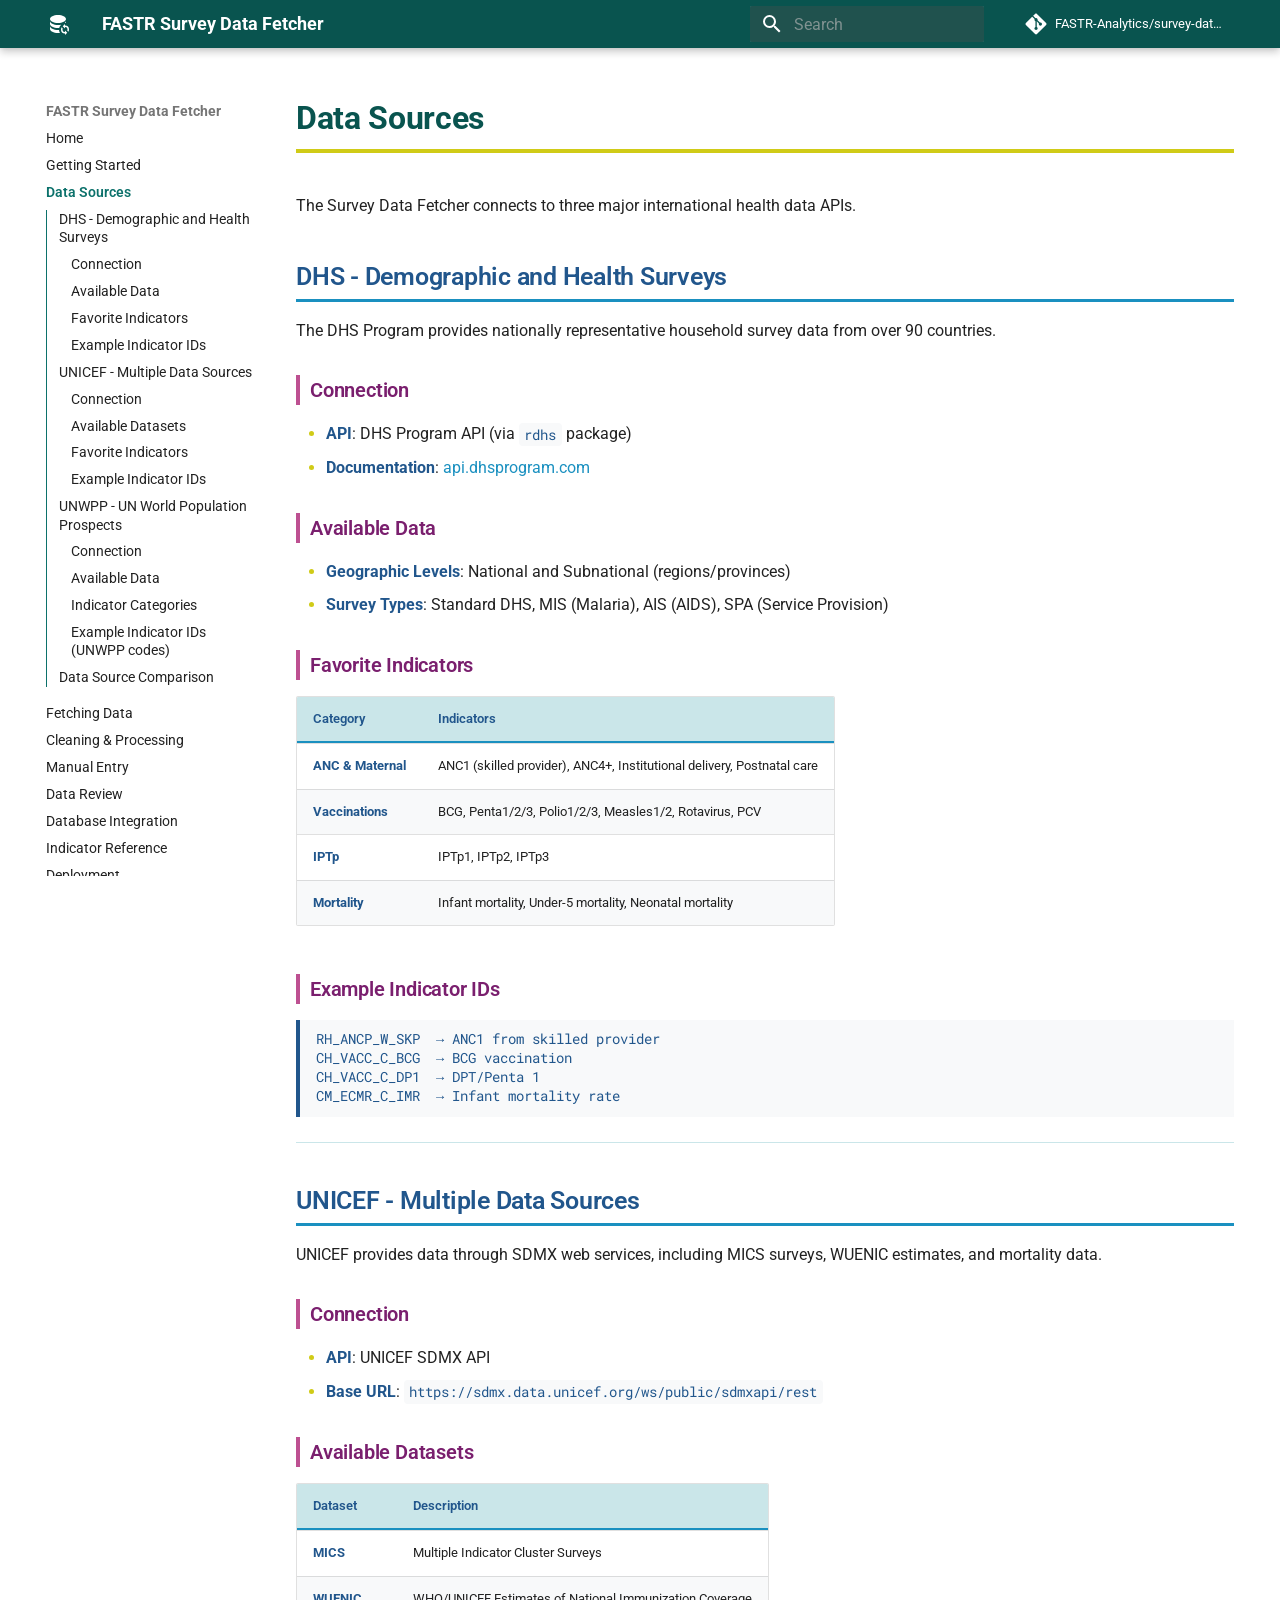
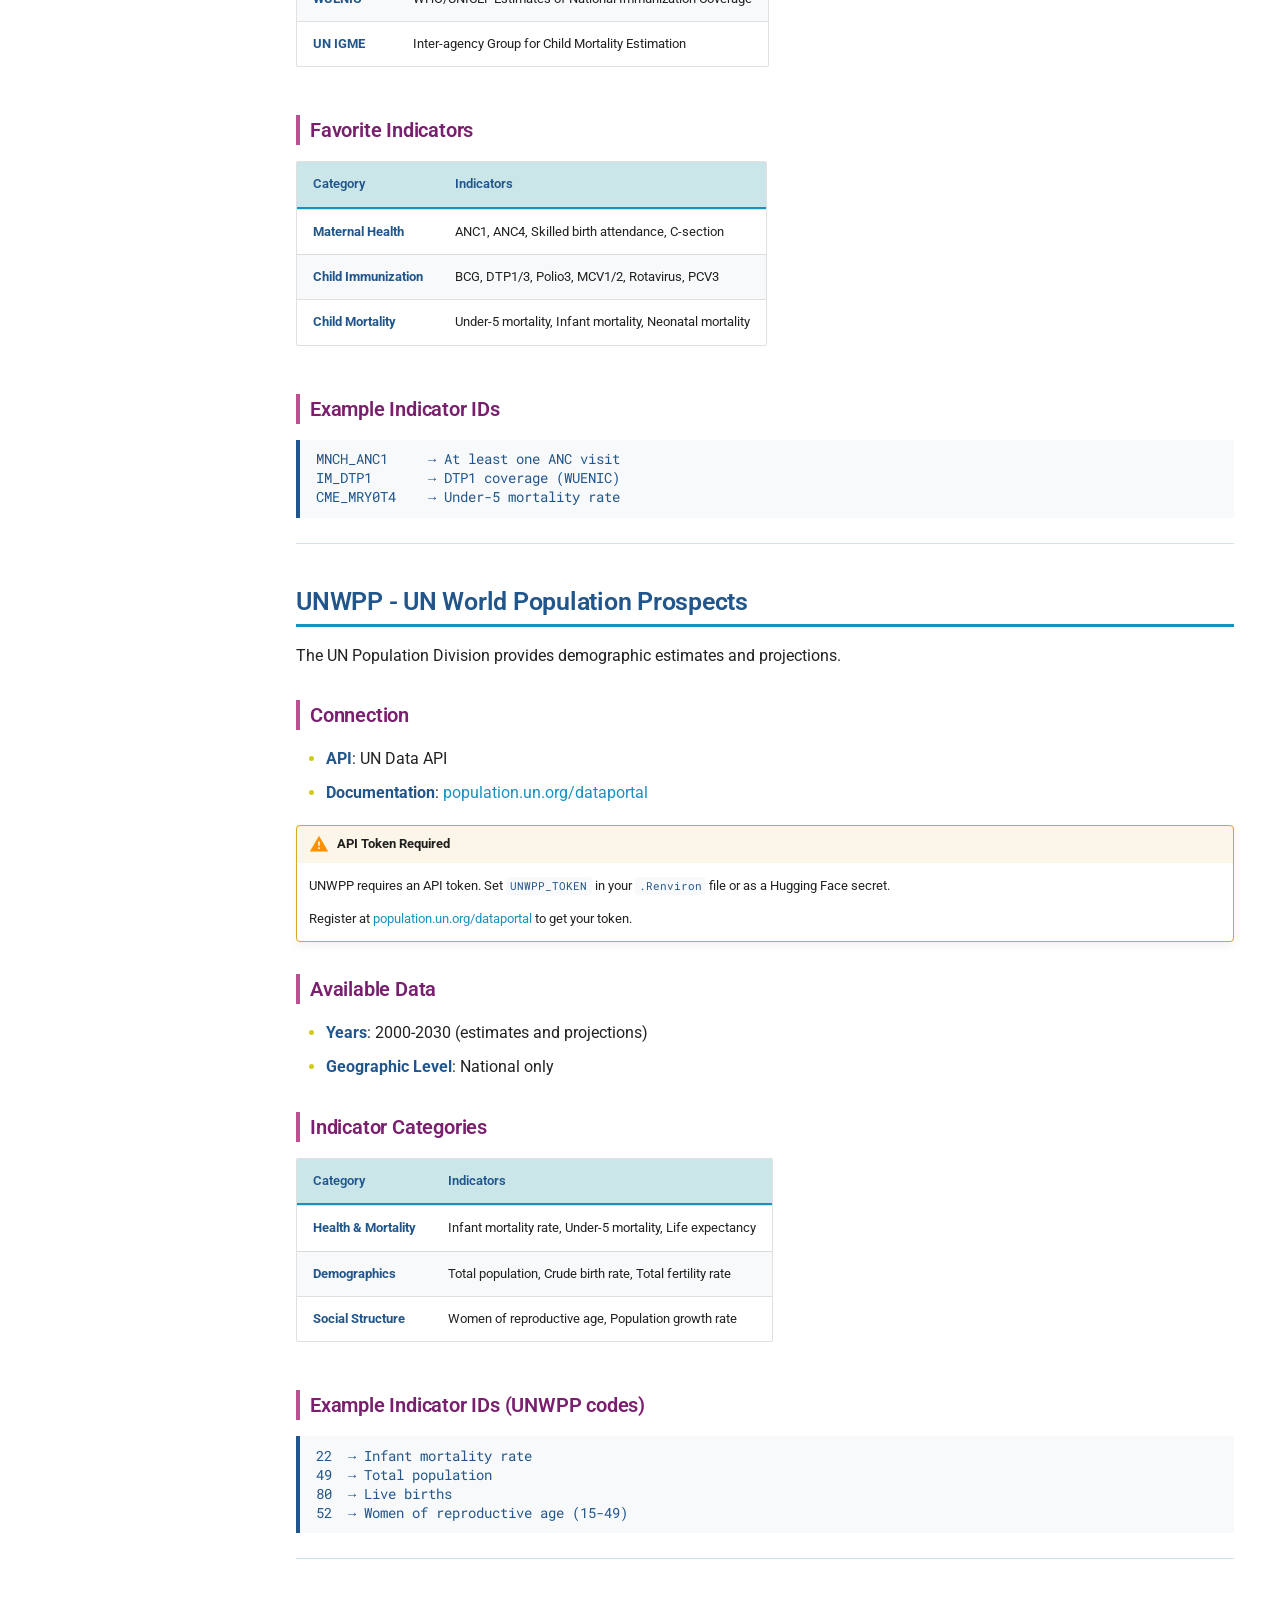
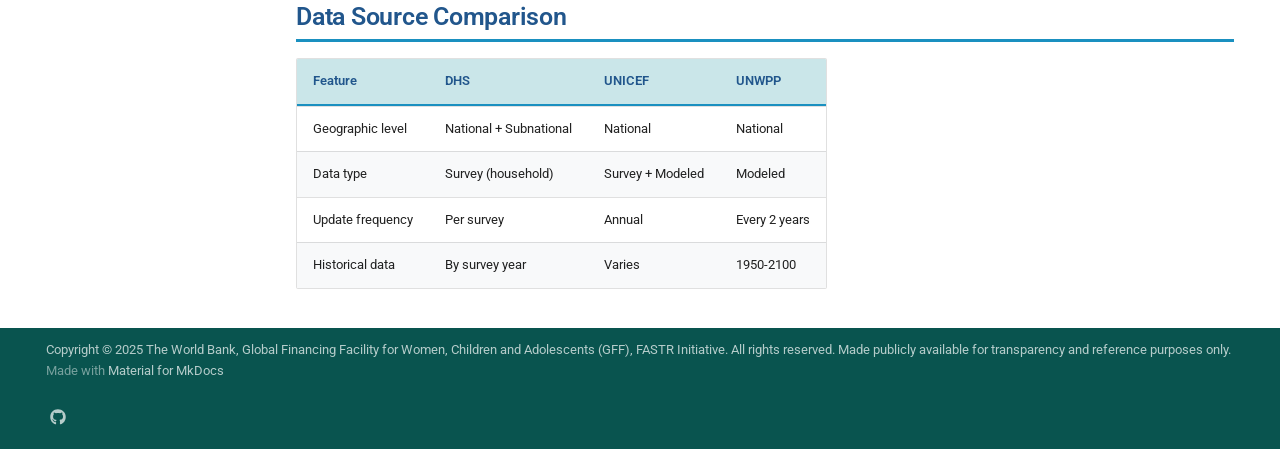
<file: data-sources/index.html>
<!doctype html>
<html lang="en" class="no-js">
  <head>
    
      <meta charset="utf-8">
      <meta name="viewport" content="width=device-width,initial-scale=1">
      
        <meta name="description" content="Documentation for the FASTR Survey Data Fetcher application">
      
      
        <meta name="author" content="Claire Boulange / FASTR Analytics">
      
      
      
        <link rel="prev" href="../getting-started/">
      
      
        <link rel="next" href="../fetching-data/">
      
      
        
      
      
      <link rel="icon" href="../assets/images/favicon.png">
      <meta name="generator" content="mkdocs-1.6.1, mkdocs-material-9.7.1">
    
    
      
        <title>Data Sources - FASTR Survey Data Fetcher</title>
      
    
    
      <link rel="stylesheet" href="../assets/stylesheets/main.484c7ddc.min.css">
      
        
        <link rel="stylesheet" href="../assets/stylesheets/palette.ab4e12ef.min.css">
      
      


    
    
      
    
    
      
        
        
        <link rel="preconnect" href="https://fonts.gstatic.com" crossorigin>
        <link rel="stylesheet" href="https://fonts.googleapis.com/css?family=Roboto:300,300i,400,400i,700,700i%7CRoboto+Mono:400,400i,700,700i&display=fallback">
        <style>:root{--md-text-font:"Roboto";--md-code-font:"Roboto Mono"}</style>
      
    
    
      <link rel="stylesheet" href="../stylesheets/custom.css">
    
    <script>__md_scope=new URL("..",location),__md_hash=e=>[...e].reduce(((e,_)=>(e<<5)-e+_.charCodeAt(0)),0),__md_get=(e,_=localStorage,t=__md_scope)=>JSON.parse(_.getItem(t.pathname+"."+e)),__md_set=(e,_,t=localStorage,a=__md_scope)=>{try{t.setItem(a.pathname+"."+e,JSON.stringify(_))}catch(e){}}</script>
    
      

    
    
  </head>
  
  
    
    
    
    
    
    <body dir="ltr" data-md-color-scheme="default" data-md-color-primary="custom" data-md-color-accent="custom">
  
    
    <input class="md-toggle" data-md-toggle="drawer" type="checkbox" id="__drawer" autocomplete="off">
    <input class="md-toggle" data-md-toggle="search" type="checkbox" id="__search" autocomplete="off">
    <label class="md-overlay" for="__drawer"></label>
    <div data-md-component="skip">
      
        
        <a href="#data-sources" class="md-skip">
          Skip to content
        </a>
      
    </div>
    <div data-md-component="announce">
      
    </div>
    
    
      

  

<header class="md-header md-header--shadow" data-md-component="header">
  <nav class="md-header__inner md-grid" aria-label="Header">
    <a href=".." title="FASTR Survey Data Fetcher" class="md-header__button md-logo" aria-label="FASTR Survey Data Fetcher" data-md-component="logo">
      
  
  <svg xmlns="http://www.w3.org/2000/svg" viewBox="0 0 24 24"><path d="M19 12v1.5a4 4 0 0 1 4 4c0 .82-.25 1.58-.67 2.21l-1.09-1.09c.17-.34.26-.72.26-1.12A2.5 2.5 0 0 0 19 15v1.5l-2.25-2.25zm0 11v-1.5a4 4 0 0 1-4-4c0-.82.25-1.58.67-2.21l1.09 1.09c-.17.34-.26.72-.26 1.12A2.5 2.5 0 0 0 19 20v-1.5l2.25 2.25zM12 3c4.42 0 8 1.79 8 4s-3.58 4-8 4-8-1.79-8-4 3.58-4 8-4M4 9c0 2.21 3.58 4 8 4 1.11 0 2.17-.11 3.14-.32-.95.86-1.64 1.99-1.96 3.28L12 16c-4.42 0-8-1.79-8-4zm16 0v2h-.5l-.6.03c.7-.6 1.1-1.29 1.1-2.03M4 14c0 2.21 3.58 4 8 4l1-.03c.09 1.06.42 2.03.95 2.91L12 21c-4.42 0-8-1.79-8-4z"/></svg>

    </a>
    <label class="md-header__button md-icon" for="__drawer">
      
      <svg xmlns="http://www.w3.org/2000/svg" viewBox="0 0 24 24"><path d="M3 6h18v2H3zm0 5h18v2H3zm0 5h18v2H3z"/></svg>
    </label>
    <div class="md-header__title" data-md-component="header-title">
      <div class="md-header__ellipsis">
        <div class="md-header__topic">
          <span class="md-ellipsis">
            FASTR Survey Data Fetcher
          </span>
        </div>
        <div class="md-header__topic" data-md-component="header-topic">
          <span class="md-ellipsis">
            
              Data Sources
            
          </span>
        </div>
      </div>
    </div>
    
      
    
    
    
    
      
      
        <label class="md-header__button md-icon" for="__search">
          
          <svg xmlns="http://www.w3.org/2000/svg" viewBox="0 0 24 24"><path d="M9.5 3A6.5 6.5 0 0 1 16 9.5c0 1.61-.59 3.09-1.56 4.23l.27.27h.79l5 5-1.5 1.5-5-5v-.79l-.27-.27A6.52 6.52 0 0 1 9.5 16 6.5 6.5 0 0 1 3 9.5 6.5 6.5 0 0 1 9.5 3m0 2C7 5 5 7 5 9.5S7 14 9.5 14 14 12 14 9.5 12 5 9.5 5"/></svg>
        </label>
        <div class="md-search" data-md-component="search" role="dialog">
  <label class="md-search__overlay" for="__search"></label>
  <div class="md-search__inner" role="search">
    <form class="md-search__form" name="search">
      <input type="text" class="md-search__input" name="query" aria-label="Search" placeholder="Search" autocapitalize="off" autocorrect="off" autocomplete="off" spellcheck="false" data-md-component="search-query" required>
      <label class="md-search__icon md-icon" for="__search">
        
        <svg xmlns="http://www.w3.org/2000/svg" viewBox="0 0 24 24"><path d="M9.5 3A6.5 6.5 0 0 1 16 9.5c0 1.61-.59 3.09-1.56 4.23l.27.27h.79l5 5-1.5 1.5-5-5v-.79l-.27-.27A6.52 6.52 0 0 1 9.5 16 6.5 6.5 0 0 1 3 9.5 6.5 6.5 0 0 1 9.5 3m0 2C7 5 5 7 5 9.5S7 14 9.5 14 14 12 14 9.5 12 5 9.5 5"/></svg>
        
        <svg xmlns="http://www.w3.org/2000/svg" viewBox="0 0 24 24"><path d="M20 11v2H8l5.5 5.5-1.42 1.42L4.16 12l7.92-7.92L13.5 5.5 8 11z"/></svg>
      </label>
      <nav class="md-search__options" aria-label="Search">
        
        <button type="reset" class="md-search__icon md-icon" title="Clear" aria-label="Clear" tabindex="-1">
          
          <svg xmlns="http://www.w3.org/2000/svg" viewBox="0 0 24 24"><path d="M19 6.41 17.59 5 12 10.59 6.41 5 5 6.41 10.59 12 5 17.59 6.41 19 12 13.41 17.59 19 19 17.59 13.41 12z"/></svg>
        </button>
      </nav>
      
    </form>
    <div class="md-search__output">
      <div class="md-search__scrollwrap" tabindex="0" data-md-scrollfix>
        <div class="md-search-result" data-md-component="search-result">
          <div class="md-search-result__meta">
            Initializing search
          </div>
          <ol class="md-search-result__list" role="presentation"></ol>
        </div>
      </div>
    </div>
  </div>
</div>
      
    
    
      <div class="md-header__source">
        <a href="https://github.com/FASTR-Analytics/survey-data-fetcher" title="Go to repository" class="md-source" data-md-component="source">
  <div class="md-source__icon md-icon">
    
    <svg xmlns="http://www.w3.org/2000/svg" viewBox="0 0 448 512"><!--! Font Awesome Free 7.1.0 by @fontawesome - https://fontawesome.com License - https://fontawesome.com/license/free (Icons: CC BY 4.0, Fonts: SIL OFL 1.1, Code: MIT License) Copyright 2025 Fonticons, Inc.--><path d="M439.6 236.1 244 40.5c-5.4-5.5-12.8-8.5-20.4-8.5s-15 3-20.4 8.4L162.5 81l51.5 51.5c27.1-9.1 52.7 16.8 43.4 43.7l49.7 49.7c34.2-11.8 61.2 31 35.5 56.7-26.5 26.5-70.2-2.9-56-37.3L240.3 199v121.9c25.3 12.5 22.3 41.8 9.1 55-6.4 6.4-15.2 10.1-24.3 10.1s-17.8-3.6-24.3-10.1c-17.6-17.6-11.1-46.9 11.2-56v-123c-20.8-8.5-24.6-30.7-18.6-45L142.6 101 8.5 235.1C3 240.6 0 247.9 0 255.5s3 15 8.5 20.4l195.6 195.7c5.4 5.4 12.7 8.4 20.4 8.4s15-3 20.4-8.4l194.7-194.7c5.4-5.4 8.4-12.8 8.4-20.4s-3-15-8.4-20.4"/></svg>
  </div>
  <div class="md-source__repository">
    FASTR-Analytics/survey-data-fetcher
  </div>
</a>
      </div>
    
  </nav>
  
</header>
    
    <div class="md-container" data-md-component="container">
      
      
        
          
        
      
      <main class="md-main" data-md-component="main">
        <div class="md-main__inner md-grid">
          
            
              
              <div class="md-sidebar md-sidebar--primary" data-md-component="sidebar" data-md-type="navigation" >
                <div class="md-sidebar__scrollwrap">
                  <div class="md-sidebar__inner">
                    



  

<nav class="md-nav md-nav--primary md-nav--integrated" aria-label="Navigation" data-md-level="0">
  <label class="md-nav__title" for="__drawer">
    <a href=".." title="FASTR Survey Data Fetcher" class="md-nav__button md-logo" aria-label="FASTR Survey Data Fetcher" data-md-component="logo">
      
  
  <svg xmlns="http://www.w3.org/2000/svg" viewBox="0 0 24 24"><path d="M19 12v1.5a4 4 0 0 1 4 4c0 .82-.25 1.58-.67 2.21l-1.09-1.09c.17-.34.26-.72.26-1.12A2.5 2.5 0 0 0 19 15v1.5l-2.25-2.25zm0 11v-1.5a4 4 0 0 1-4-4c0-.82.25-1.58.67-2.21l1.09 1.09c-.17.34-.26.72-.26 1.12A2.5 2.5 0 0 0 19 20v-1.5l2.25 2.25zM12 3c4.42 0 8 1.79 8 4s-3.58 4-8 4-8-1.79-8-4 3.58-4 8-4M4 9c0 2.21 3.58 4 8 4 1.11 0 2.17-.11 3.14-.32-.95.86-1.64 1.99-1.96 3.28L12 16c-4.42 0-8-1.79-8-4zm16 0v2h-.5l-.6.03c.7-.6 1.1-1.29 1.1-2.03M4 14c0 2.21 3.58 4 8 4l1-.03c.09 1.06.42 2.03.95 2.91L12 21c-4.42 0-8-1.79-8-4z"/></svg>

    </a>
    FASTR Survey Data Fetcher
  </label>
  
    <div class="md-nav__source">
      <a href="https://github.com/FASTR-Analytics/survey-data-fetcher" title="Go to repository" class="md-source" data-md-component="source">
  <div class="md-source__icon md-icon">
    
    <svg xmlns="http://www.w3.org/2000/svg" viewBox="0 0 448 512"><!--! Font Awesome Free 7.1.0 by @fontawesome - https://fontawesome.com License - https://fontawesome.com/license/free (Icons: CC BY 4.0, Fonts: SIL OFL 1.1, Code: MIT License) Copyright 2025 Fonticons, Inc.--><path d="M439.6 236.1 244 40.5c-5.4-5.5-12.8-8.5-20.4-8.5s-15 3-20.4 8.4L162.5 81l51.5 51.5c27.1-9.1 52.7 16.8 43.4 43.7l49.7 49.7c34.2-11.8 61.2 31 35.5 56.7-26.5 26.5-70.2-2.9-56-37.3L240.3 199v121.9c25.3 12.5 22.3 41.8 9.1 55-6.4 6.4-15.2 10.1-24.3 10.1s-17.8-3.6-24.3-10.1c-17.6-17.6-11.1-46.9 11.2-56v-123c-20.8-8.5-24.6-30.7-18.6-45L142.6 101 8.5 235.1C3 240.6 0 247.9 0 255.5s3 15 8.5 20.4l195.6 195.7c5.4 5.4 12.7 8.4 20.4 8.4s15-3 20.4-8.4l194.7-194.7c5.4-5.4 8.4-12.8 8.4-20.4s-3-15-8.4-20.4"/></svg>
  </div>
  <div class="md-source__repository">
    FASTR-Analytics/survey-data-fetcher
  </div>
</a>
    </div>
  
  <ul class="md-nav__list" data-md-scrollfix>
    
      
      
  
  
  
  
    <li class="md-nav__item">
      <a href=".." class="md-nav__link">
        
  
  
  <span class="md-ellipsis">
    
  
    Home
  

    
  </span>
  
  

      </a>
    </li>
  

    
      
      
  
  
  
  
    <li class="md-nav__item">
      <a href="../getting-started/" class="md-nav__link">
        
  
  
  <span class="md-ellipsis">
    
  
    Getting Started
  

    
  </span>
  
  

      </a>
    </li>
  

    
      
      
  
  
    
  
  
  
    <li class="md-nav__item md-nav__item--active">
      
      <input class="md-nav__toggle md-toggle" type="checkbox" id="__toc">
      
      
        
      
      
        <label class="md-nav__link md-nav__link--active" for="__toc">
          
  
  
  <span class="md-ellipsis">
    
  
    Data Sources
  

    
  </span>
  
  

          <span class="md-nav__icon md-icon"></span>
        </label>
      
      <a href="./" class="md-nav__link md-nav__link--active">
        
  
  
  <span class="md-ellipsis">
    
  
    Data Sources
  

    
  </span>
  
  

      </a>
      
        

<nav class="md-nav md-nav--secondary" aria-label="Table of contents">
  
  
  
    
  
  
    <label class="md-nav__title" for="__toc">
      <span class="md-nav__icon md-icon"></span>
      Table of contents
    </label>
    <ul class="md-nav__list" data-md-component="toc" data-md-scrollfix>
      
        <li class="md-nav__item">
  <a href="#dhs-demographic-and-health-surveys" class="md-nav__link">
    <span class="md-ellipsis">
      
        DHS - Demographic and Health Surveys
      
    </span>
  </a>
  
    <nav class="md-nav" aria-label="DHS - Demographic and Health Surveys">
      <ul class="md-nav__list">
        
          <li class="md-nav__item">
  <a href="#connection" class="md-nav__link">
    <span class="md-ellipsis">
      
        Connection
      
    </span>
  </a>
  
</li>
        
          <li class="md-nav__item">
  <a href="#available-data" class="md-nav__link">
    <span class="md-ellipsis">
      
        Available Data
      
    </span>
  </a>
  
</li>
        
          <li class="md-nav__item">
  <a href="#favorite-indicators" class="md-nav__link">
    <span class="md-ellipsis">
      
        Favorite Indicators
      
    </span>
  </a>
  
</li>
        
          <li class="md-nav__item">
  <a href="#example-indicator-ids" class="md-nav__link">
    <span class="md-ellipsis">
      
        Example Indicator IDs
      
    </span>
  </a>
  
</li>
        
      </ul>
    </nav>
  
</li>
      
        <li class="md-nav__item">
  <a href="#unicef-multiple-data-sources" class="md-nav__link">
    <span class="md-ellipsis">
      
        UNICEF - Multiple Data Sources
      
    </span>
  </a>
  
    <nav class="md-nav" aria-label="UNICEF - Multiple Data Sources">
      <ul class="md-nav__list">
        
          <li class="md-nav__item">
  <a href="#connection_1" class="md-nav__link">
    <span class="md-ellipsis">
      
        Connection
      
    </span>
  </a>
  
</li>
        
          <li class="md-nav__item">
  <a href="#available-datasets" class="md-nav__link">
    <span class="md-ellipsis">
      
        Available Datasets
      
    </span>
  </a>
  
</li>
        
          <li class="md-nav__item">
  <a href="#favorite-indicators_1" class="md-nav__link">
    <span class="md-ellipsis">
      
        Favorite Indicators
      
    </span>
  </a>
  
</li>
        
          <li class="md-nav__item">
  <a href="#example-indicator-ids_1" class="md-nav__link">
    <span class="md-ellipsis">
      
        Example Indicator IDs
      
    </span>
  </a>
  
</li>
        
      </ul>
    </nav>
  
</li>
      
        <li class="md-nav__item">
  <a href="#unwpp-un-world-population-prospects" class="md-nav__link">
    <span class="md-ellipsis">
      
        UNWPP - UN World Population Prospects
      
    </span>
  </a>
  
    <nav class="md-nav" aria-label="UNWPP - UN World Population Prospects">
      <ul class="md-nav__list">
        
          <li class="md-nav__item">
  <a href="#connection_2" class="md-nav__link">
    <span class="md-ellipsis">
      
        Connection
      
    </span>
  </a>
  
</li>
        
          <li class="md-nav__item">
  <a href="#available-data_1" class="md-nav__link">
    <span class="md-ellipsis">
      
        Available Data
      
    </span>
  </a>
  
</li>
        
          <li class="md-nav__item">
  <a href="#indicator-categories" class="md-nav__link">
    <span class="md-ellipsis">
      
        Indicator Categories
      
    </span>
  </a>
  
</li>
        
          <li class="md-nav__item">
  <a href="#example-indicator-ids-unwpp-codes" class="md-nav__link">
    <span class="md-ellipsis">
      
        Example Indicator IDs (UNWPP codes)
      
    </span>
  </a>
  
</li>
        
      </ul>
    </nav>
  
</li>
      
        <li class="md-nav__item">
  <a href="#data-source-comparison" class="md-nav__link">
    <span class="md-ellipsis">
      
        Data Source Comparison
      
    </span>
  </a>
  
</li>
      
    </ul>
  
</nav>
      
    </li>
  

    
      
      
  
  
  
  
    <li class="md-nav__item">
      <a href="../fetching-data/" class="md-nav__link">
        
  
  
  <span class="md-ellipsis">
    
  
    Fetching Data
  

    
  </span>
  
  

      </a>
    </li>
  

    
      
      
  
  
  
  
    <li class="md-nav__item">
      <a href="../cleaning-processing/" class="md-nav__link">
        
  
  
  <span class="md-ellipsis">
    
  
    Cleaning & Processing
  

    
  </span>
  
  

      </a>
    </li>
  

    
      
      
  
  
  
  
    <li class="md-nav__item">
      <a href="../manual-entry/" class="md-nav__link">
        
  
  
  <span class="md-ellipsis">
    
  
    Manual Entry
  

    
  </span>
  
  

      </a>
    </li>
  

    
      
      
  
  
  
  
    <li class="md-nav__item">
      <a href="../data-review/" class="md-nav__link">
        
  
  
  <span class="md-ellipsis">
    
  
    Data Review
  

    
  </span>
  
  

      </a>
    </li>
  

    
      
      
  
  
  
  
    <li class="md-nav__item">
      <a href="../database-integration/" class="md-nav__link">
        
  
  
  <span class="md-ellipsis">
    
  
    Database Integration
  

    
  </span>
  
  

      </a>
    </li>
  

    
      
      
  
  
  
  
    <li class="md-nav__item">
      <a href="../indicators/" class="md-nav__link">
        
  
  
  <span class="md-ellipsis">
    
  
    Indicator Reference
  

    
  </span>
  
  

      </a>
    </li>
  

    
      
      
  
  
  
  
    <li class="md-nav__item">
      <a href="../deployment/" class="md-nav__link">
        
  
  
  <span class="md-ellipsis">
    
  
    Deployment
  

    
  </span>
  
  

      </a>
    </li>
  

    
  </ul>
</nav>
                  </div>
                </div>
              </div>
            
            
          
          
            <div class="md-content" data-md-component="content">
              
              <article class="md-content__inner md-typeset">
                
                  


  
  


<h1 id="data-sources">Data Sources<a class="headerlink" href="#data-sources" title="Permanent link">&para;</a></h1>
<p>The Survey Data Fetcher connects to three major international health data APIs.</p>
<h2 id="dhs-demographic-and-health-surveys">DHS - Demographic and Health Surveys<a class="headerlink" href="#dhs-demographic-and-health-surveys" title="Permanent link">&para;</a></h2>
<p>The DHS Program provides nationally representative household survey data from over 90 countries.</p>
<h3 id="connection">Connection<a class="headerlink" href="#connection" title="Permanent link">&para;</a></h3>
<ul>
<li><strong>API</strong>: DHS Program API (via <code>rdhs</code> package)</li>
<li><strong>Documentation</strong>: <a href="https://api.dhsprogram.com/">api.dhsprogram.com</a></li>
</ul>
<h3 id="available-data">Available Data<a class="headerlink" href="#available-data" title="Permanent link">&para;</a></h3>
<ul>
<li><strong>Geographic Levels</strong>: National and Subnational (regions/provinces)</li>
<li><strong>Survey Types</strong>: Standard DHS, MIS (Malaria), AIS (AIDS), SPA (Service Provision)</li>
</ul>
<h3 id="favorite-indicators">Favorite Indicators<a class="headerlink" href="#favorite-indicators" title="Permanent link">&para;</a></h3>
<table>
<thead>
<tr>
<th>Category</th>
<th>Indicators</th>
</tr>
</thead>
<tbody>
<tr>
<td><strong>ANC &amp; Maternal</strong></td>
<td>ANC1 (skilled provider), ANC4+, Institutional delivery, Postnatal care</td>
</tr>
<tr>
<td><strong>Vaccinations</strong></td>
<td>BCG, Penta1/2/3, Polio1/2/3, Measles1/2, Rotavirus, PCV</td>
</tr>
<tr>
<td><strong>IPTp</strong></td>
<td>IPTp1, IPTp2, IPTp3</td>
</tr>
<tr>
<td><strong>Mortality</strong></td>
<td>Infant mortality, Under-5 mortality, Neonatal mortality</td>
</tr>
</tbody>
</table>
<h3 id="example-indicator-ids">Example Indicator IDs<a class="headerlink" href="#example-indicator-ids" title="Permanent link">&para;</a></h3>
<div class="highlight"><pre><span></span><code>RH_ANCP_W_SKP  → ANC1 from skilled provider
CH_VACC_C_BCG  → BCG vaccination
CH_VACC_C_DP1  → DPT/Penta 1
CM_ECMR_C_IMR  → Infant mortality rate
</code></pre></div>
<hr />
<h2 id="unicef-multiple-data-sources">UNICEF - Multiple Data Sources<a class="headerlink" href="#unicef-multiple-data-sources" title="Permanent link">&para;</a></h2>
<p>UNICEF provides data through SDMX web services, including MICS surveys, WUENIC estimates, and mortality data.</p>
<h3 id="connection_1">Connection<a class="headerlink" href="#connection_1" title="Permanent link">&para;</a></h3>
<ul>
<li><strong>API</strong>: UNICEF SDMX API</li>
<li><strong>Base URL</strong>: <code>https://sdmx.data.unicef.org/ws/public/sdmxapi/rest</code></li>
</ul>
<h3 id="available-datasets">Available Datasets<a class="headerlink" href="#available-datasets" title="Permanent link">&para;</a></h3>
<table>
<thead>
<tr>
<th>Dataset</th>
<th>Description</th>
</tr>
</thead>
<tbody>
<tr>
<td><strong>MICS</strong></td>
<td>Multiple Indicator Cluster Surveys</td>
</tr>
<tr>
<td><strong>WUENIC</strong></td>
<td>WHO/UNICEF Estimates of National Immunization Coverage</td>
</tr>
<tr>
<td><strong>UN IGME</strong></td>
<td>Inter-agency Group for Child Mortality Estimation</td>
</tr>
</tbody>
</table>
<h3 id="favorite-indicators_1">Favorite Indicators<a class="headerlink" href="#favorite-indicators_1" title="Permanent link">&para;</a></h3>
<table>
<thead>
<tr>
<th>Category</th>
<th>Indicators</th>
</tr>
</thead>
<tbody>
<tr>
<td><strong>Maternal Health</strong></td>
<td>ANC1, ANC4, Skilled birth attendance, C-section</td>
</tr>
<tr>
<td><strong>Child Immunization</strong></td>
<td>BCG, DTP1/3, Polio3, MCV1/2, Rotavirus, PCV3</td>
</tr>
<tr>
<td><strong>Child Mortality</strong></td>
<td>Under-5 mortality, Infant mortality, Neonatal mortality</td>
</tr>
</tbody>
</table>
<h3 id="example-indicator-ids_1">Example Indicator IDs<a class="headerlink" href="#example-indicator-ids_1" title="Permanent link">&para;</a></h3>
<div class="highlight"><pre><span></span><code>MNCH_ANC1     → At least one ANC visit
IM_DTP1       → DTP1 coverage (WUENIC)
CME_MRY0T4    → Under-5 mortality rate
</code></pre></div>
<hr />
<h2 id="unwpp-un-world-population-prospects">UNWPP - UN World Population Prospects<a class="headerlink" href="#unwpp-un-world-population-prospects" title="Permanent link">&para;</a></h2>
<p>The UN Population Division provides demographic estimates and projections.</p>
<h3 id="connection_2">Connection<a class="headerlink" href="#connection_2" title="Permanent link">&para;</a></h3>
<ul>
<li><strong>API</strong>: UN Data API</li>
<li><strong>Documentation</strong>: <a href="https://population.un.org/dataportal/">population.un.org/dataportal</a></li>
</ul>
<div class="admonition warning">
<p class="admonition-title">API Token Required</p>
<p>UNWPP requires an API token. Set <code>UNWPP_TOKEN</code> in your <code>.Renviron</code> file or as a Hugging Face secret.</p>
<p>Register at <a href="https://population.un.org/dataportal/">population.un.org/dataportal</a> to get your token.</p>
</div>
<h3 id="available-data_1">Available Data<a class="headerlink" href="#available-data_1" title="Permanent link">&para;</a></h3>
<ul>
<li><strong>Years</strong>: 2000-2030 (estimates and projections)</li>
<li><strong>Geographic Level</strong>: National only</li>
</ul>
<h3 id="indicator-categories">Indicator Categories<a class="headerlink" href="#indicator-categories" title="Permanent link">&para;</a></h3>
<table>
<thead>
<tr>
<th>Category</th>
<th>Indicators</th>
</tr>
</thead>
<tbody>
<tr>
<td><strong>Health &amp; Mortality</strong></td>
<td>Infant mortality rate, Under-5 mortality, Life expectancy</td>
</tr>
<tr>
<td><strong>Demographics</strong></td>
<td>Total population, Crude birth rate, Total fertility rate</td>
</tr>
<tr>
<td><strong>Social Structure</strong></td>
<td>Women of reproductive age, Population growth rate</td>
</tr>
</tbody>
</table>
<h3 id="example-indicator-ids-unwpp-codes">Example Indicator IDs (UNWPP codes)<a class="headerlink" href="#example-indicator-ids-unwpp-codes" title="Permanent link">&para;</a></h3>
<div class="highlight"><pre><span></span><code>22  → Infant mortality rate
49  → Total population
80  → Live births
52  → Women of reproductive age (15-49)
</code></pre></div>
<hr />
<h2 id="data-source-comparison">Data Source Comparison<a class="headerlink" href="#data-source-comparison" title="Permanent link">&para;</a></h2>
<table>
<thead>
<tr>
<th>Feature</th>
<th>DHS</th>
<th>UNICEF</th>
<th>UNWPP</th>
</tr>
</thead>
<tbody>
<tr>
<td>Geographic level</td>
<td>National + Subnational</td>
<td>National</td>
<td>National</td>
</tr>
<tr>
<td>Data type</td>
<td>Survey (household)</td>
<td>Survey + Modeled</td>
<td>Modeled</td>
</tr>
<tr>
<td>Update frequency</td>
<td>Per survey</td>
<td>Annual</td>
<td>Every 2 years</td>
</tr>
<tr>
<td>Historical data</td>
<td>By survey year</td>
<td>Varies</td>
<td>1950-2100</td>
</tr>
</tbody>
</table>












                
              </article>
            </div>
          
          
<script>var target=document.getElementById(location.hash.slice(1));target&&target.name&&(target.checked=target.name.startsWith("__tabbed_"))</script>
        </div>
        
      </main>
      
        <footer class="md-footer">
  
  <div class="md-footer-meta md-typeset">
    <div class="md-footer-meta__inner md-grid">
      <div class="md-copyright">
  
    <div class="md-copyright__highlight">
      Copyright &copy; 2025 The World Bank, Global Financing Facility for Women, Children and Adolescents (GFF), FASTR Initiative. All rights reserved. Made publicly available for transparency and reference purposes only.

    </div>
  
  
    Made with
    <a href="https://squidfunk.github.io/mkdocs-material/" target="_blank" rel="noopener">
      Material for MkDocs
    </a>
  
</div>
      
        
<div class="md-social">
  
    
    
    
    
      
      
    
    <a href="https://github.com/FASTR-Analytics/survey-data-fetcher" target="_blank" rel="noopener" title="github.com" class="md-social__link">
      <svg xmlns="http://www.w3.org/2000/svg" viewBox="0 0 512 512"><!--! Font Awesome Free 7.1.0 by @fontawesome - https://fontawesome.com License - https://fontawesome.com/license/free (Icons: CC BY 4.0, Fonts: SIL OFL 1.1, Code: MIT License) Copyright 2025 Fonticons, Inc.--><path d="M173.9 397.4c0 2-2.3 3.6-5.2 3.6-3.3.3-5.6-1.3-5.6-3.6 0-2 2.3-3.6 5.2-3.6 3-.3 5.6 1.3 5.6 3.6m-31.1-4.5c-.7 2 1.3 4.3 4.3 4.9 2.6 1 5.6 0 6.2-2s-1.3-4.3-4.3-5.2c-2.6-.7-5.5.3-6.2 2.3m44.2-1.7c-2.9.7-4.9 2.6-4.6 4.9.3 2 2.9 3.3 5.9 2.6 2.9-.7 4.9-2.6 4.6-4.6-.3-1.9-3-3.2-5.9-2.9M252.8 8C114.1 8 8 113.3 8 252c0 110.9 69.8 205.8 169.5 239.2 12.8 2.3 17.3-5.6 17.3-12.1 0-6.2-.3-40.4-.3-61.4 0 0-70 15-84.7-29.8 0 0-11.4-29.1-27.8-36.6 0 0-22.9-15.7 1.6-15.4 0 0 24.9 2 38.6 25.8 21.9 38.6 58.6 27.5 72.9 20.9 2.3-16 8.8-27.1 16-33.7-55.9-6.2-112.3-14.3-112.3-110.5 0-27.5 7.6-41.3 23.6-58.9-2.6-6.5-11.1-33.3 2.6-67.9 20.9-6.5 69 27 69 27 20-5.6 41.5-8.5 62.8-8.5s42.8 2.9 62.8 8.5c0 0 48.1-33.6 69-27 13.7 34.7 5.2 61.4 2.6 67.9 16 17.7 25.8 31.5 25.8 58.9 0 96.5-58.9 104.2-114.8 110.5 9.2 7.9 17 22.9 17 46.4 0 33.7-.3 75.4-.3 83.6 0 6.5 4.6 14.4 17.3 12.1C436.2 457.8 504 362.9 504 252 504 113.3 391.5 8 252.8 8M105.2 352.9c-1.3 1-1 3.3.7 5.2 1.6 1.6 3.9 2.3 5.2 1 1.3-1 1-3.3-.7-5.2-1.6-1.6-3.9-2.3-5.2-1m-10.8-8.1c-.7 1.3.3 2.9 2.3 3.9 1.6 1 3.6.7 4.3-.7.7-1.3-.3-2.9-2.3-3.9-2-.6-3.6-.3-4.3.7m32.4 35.6c-1.6 1.3-1 4.3 1.3 6.2 2.3 2.3 5.2 2.6 6.5 1 1.3-1.3.7-4.3-1.3-6.2-2.2-2.3-5.2-2.6-6.5-1m-11.4-14.7c-1.6 1-1.6 3.6 0 5.9s4.3 3.3 5.6 2.3c1.6-1.3 1.6-3.9 0-6.2-1.4-2.3-4-3.3-5.6-2"/></svg>
    </a>
  
</div>
      
    </div>
  </div>
</footer>
      
    </div>
    <div class="md-dialog" data-md-component="dialog">
      <div class="md-dialog__inner md-typeset"></div>
    </div>
    
    
    
      
      
      <script id="__config" type="application/json">{"annotate": null, "base": "..", "features": ["navigation.sections", "navigation.expand", "toc.integrate"], "search": "../assets/javascripts/workers/search.2c215733.min.js", "tags": null, "translations": {"clipboard.copied": "Copied to clipboard", "clipboard.copy": "Copy to clipboard", "search.result.more.one": "1 more on this page", "search.result.more.other": "# more on this page", "search.result.none": "No matching documents", "search.result.one": "1 matching document", "search.result.other": "# matching documents", "search.result.placeholder": "Type to start searching", "search.result.term.missing": "Missing", "select.version": "Select version"}, "version": null}</script>
    
    
      <script src="../assets/javascripts/bundle.79ae519e.min.js"></script>
      
    
  </body>
</html>
</file>
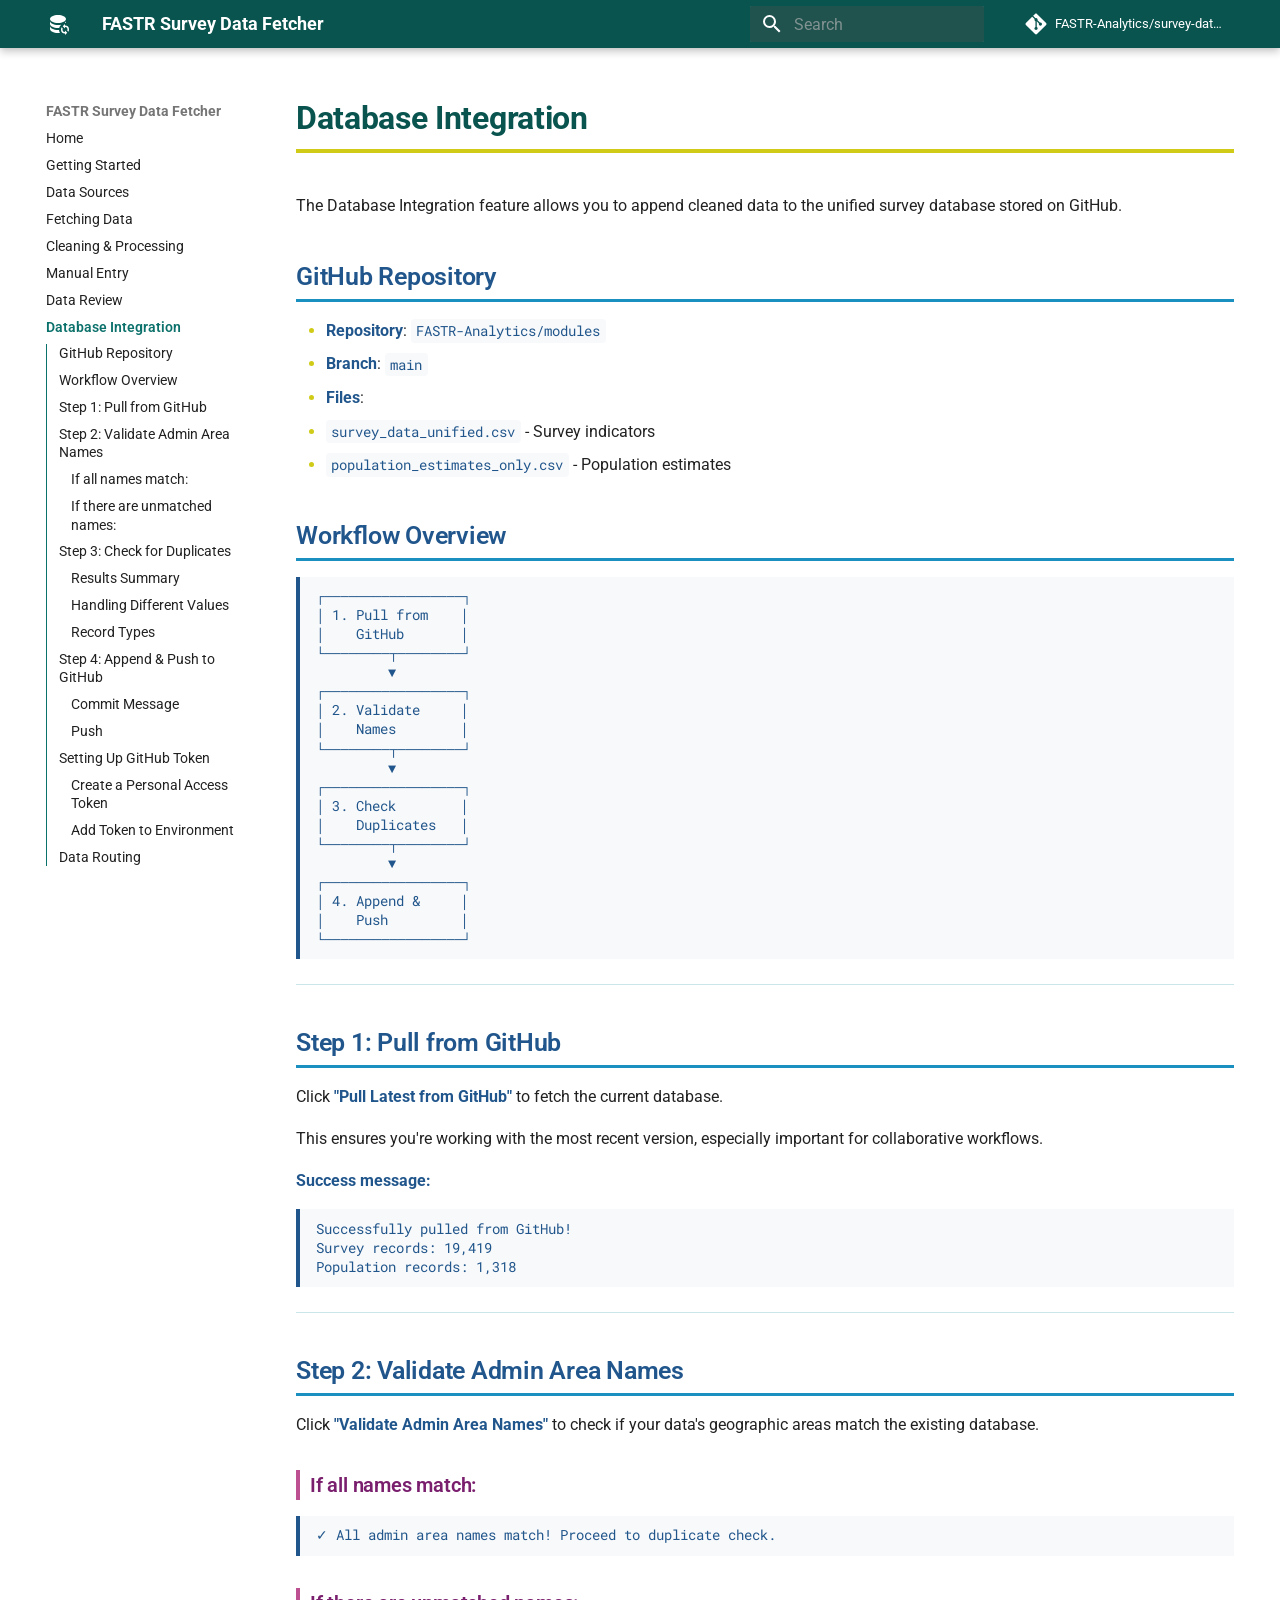
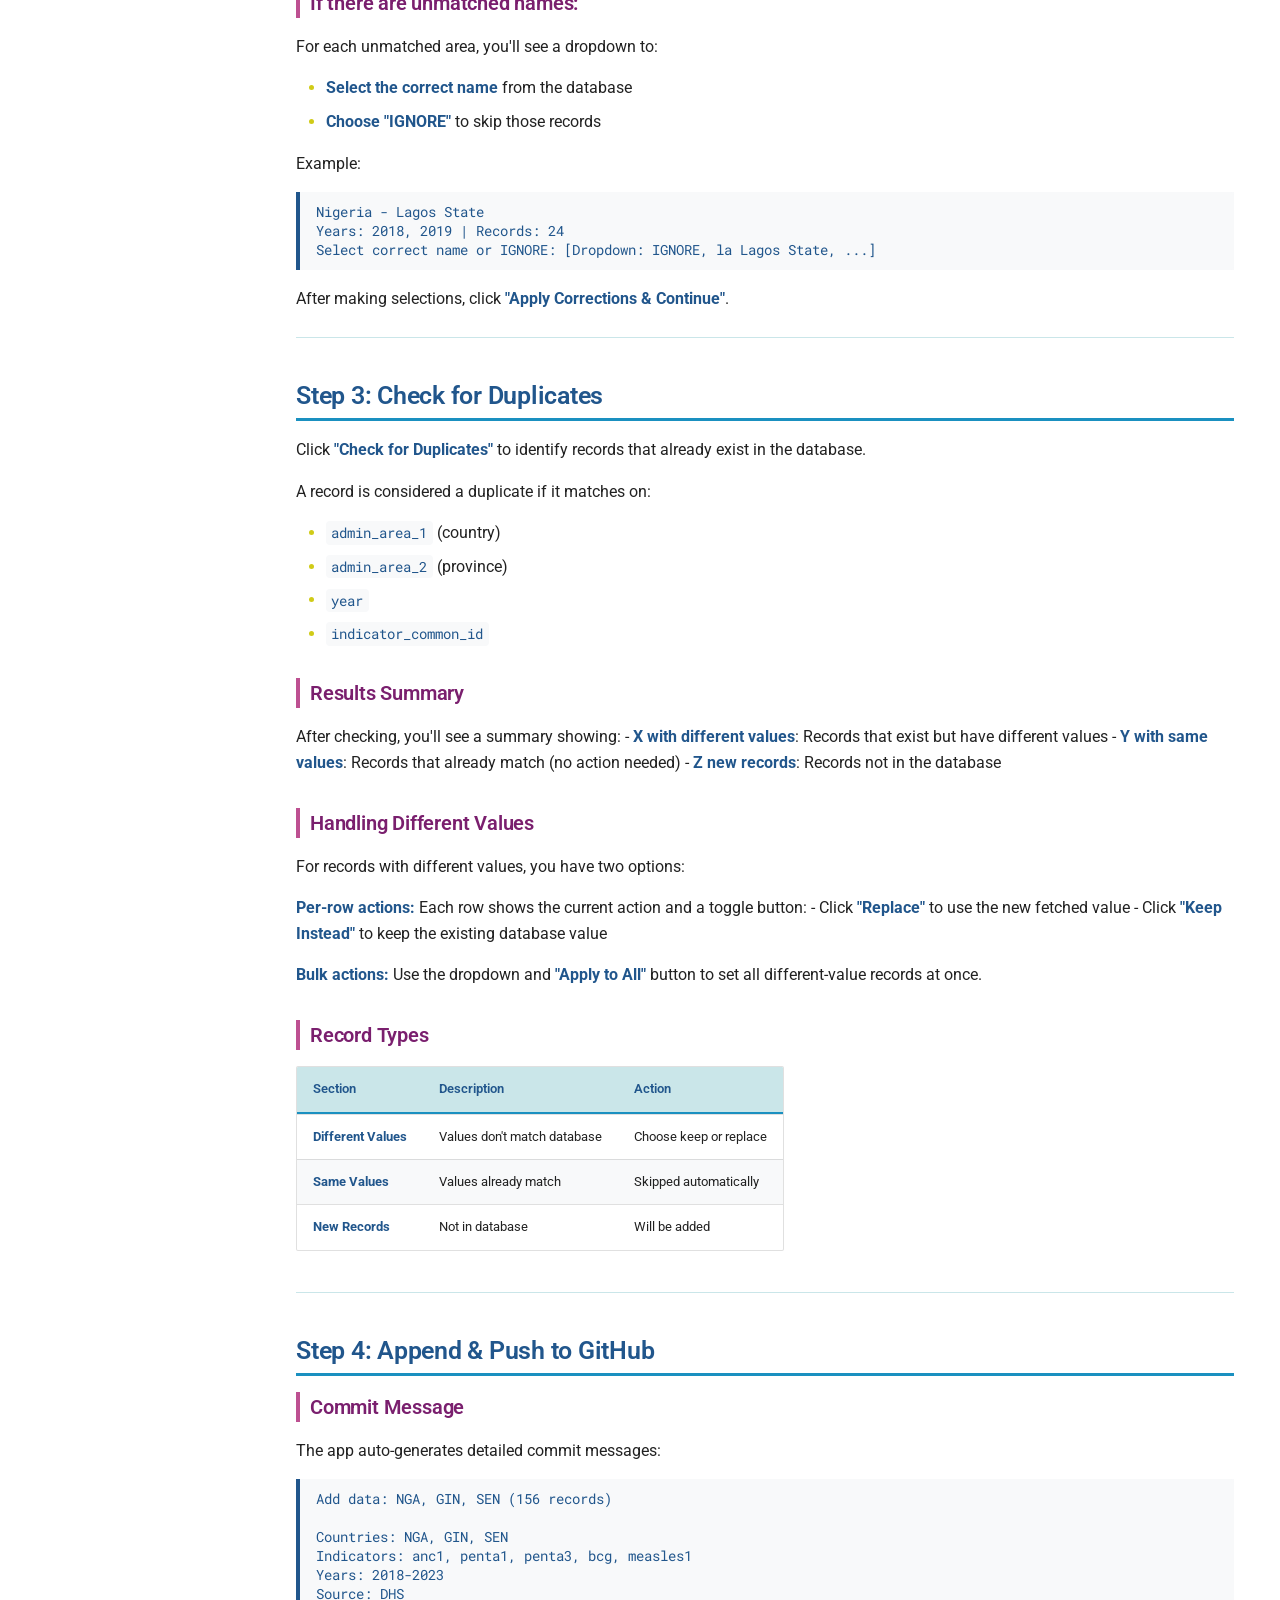
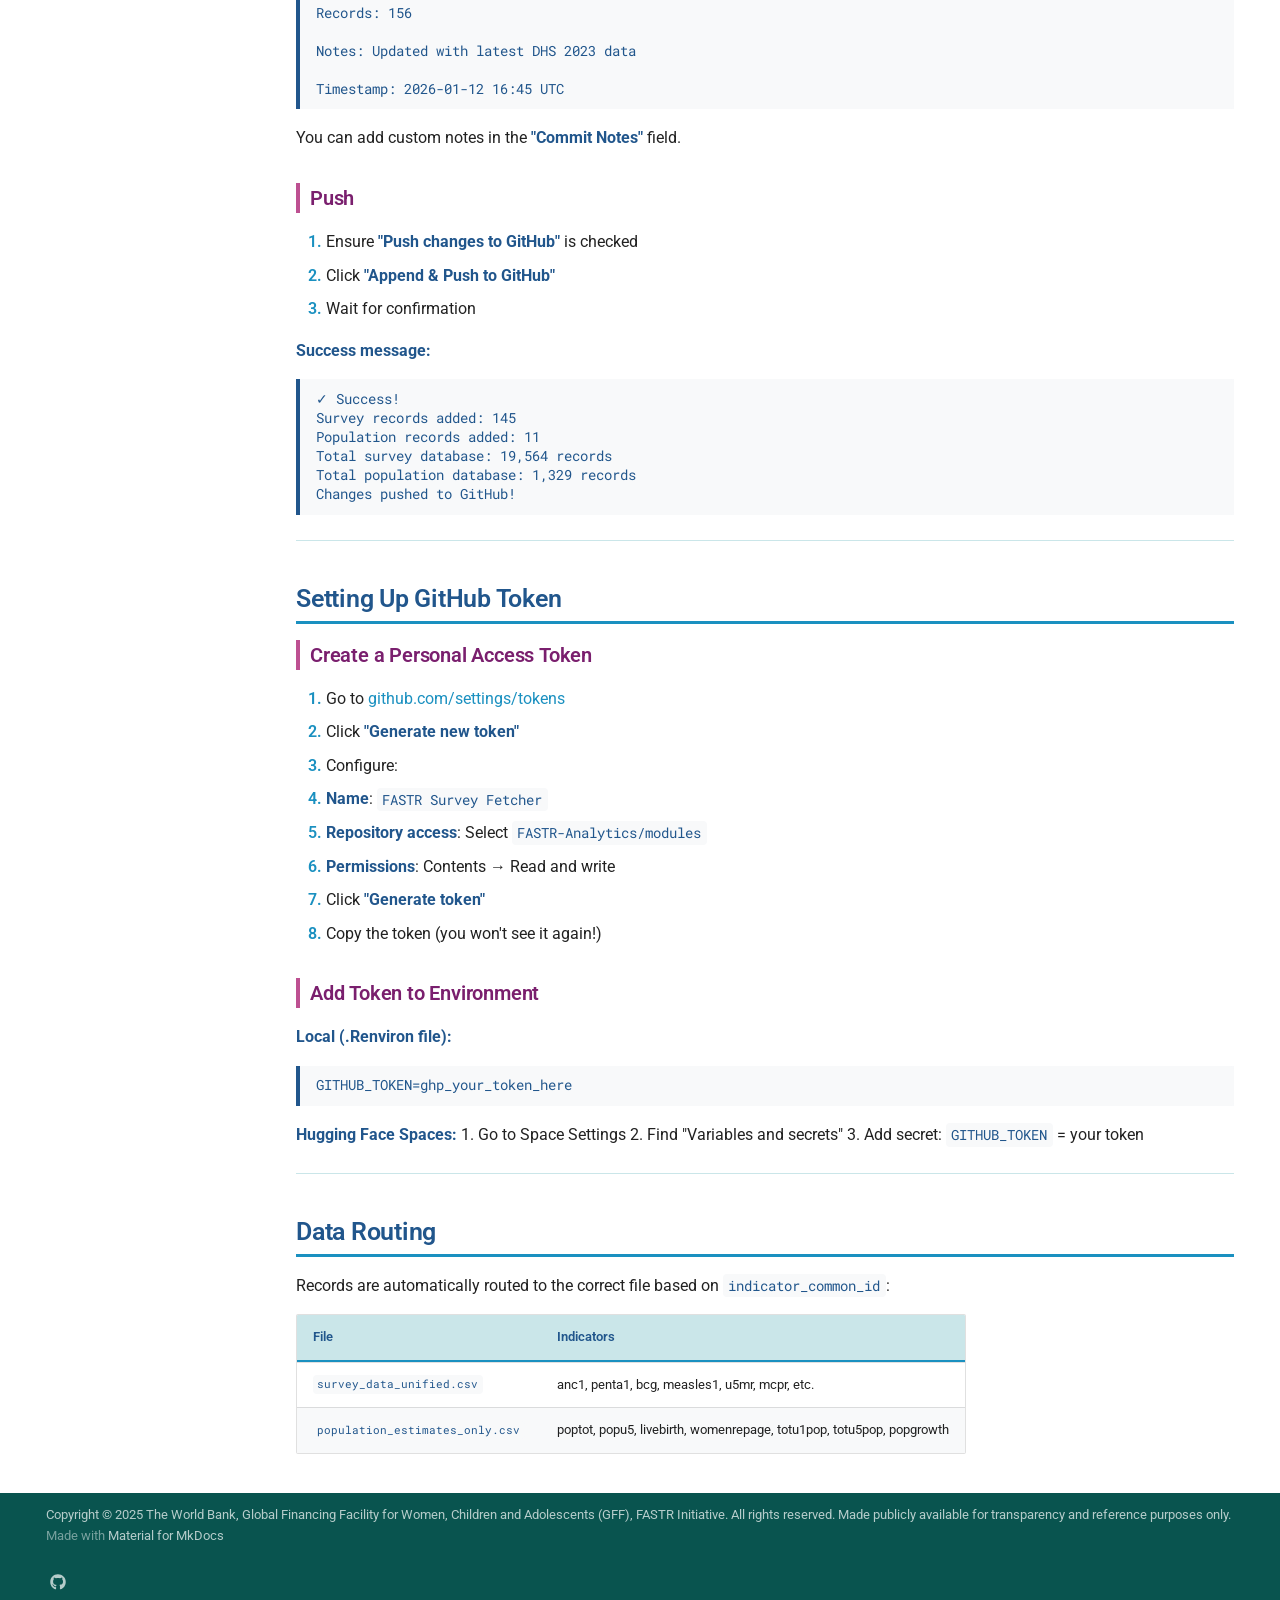
<file: database-integration/index.html>
<!doctype html>
<html lang="en" class="no-js">
  <head>
    
      <meta charset="utf-8">
      <meta name="viewport" content="width=device-width,initial-scale=1">
      
        <meta name="description" content="Documentation for the FASTR Survey Data Fetcher application">
      
      
        <meta name="author" content="Claire Boulange / FASTR Analytics">
      
      
      
        <link rel="prev" href="../data-review/">
      
      
        <link rel="next" href="../indicators/">
      
      
        
      
      
      <link rel="icon" href="../assets/images/favicon.png">
      <meta name="generator" content="mkdocs-1.6.1, mkdocs-material-9.7.1">
    
    
      
        <title>Database Integration - FASTR Survey Data Fetcher</title>
      
    
    
      <link rel="stylesheet" href="../assets/stylesheets/main.484c7ddc.min.css">
      
        
        <link rel="stylesheet" href="../assets/stylesheets/palette.ab4e12ef.min.css">
      
      


    
    
      
    
    
      
        
        
        <link rel="preconnect" href="https://fonts.gstatic.com" crossorigin>
        <link rel="stylesheet" href="https://fonts.googleapis.com/css?family=Roboto:300,300i,400,400i,700,700i%7CRoboto+Mono:400,400i,700,700i&display=fallback">
        <style>:root{--md-text-font:"Roboto";--md-code-font:"Roboto Mono"}</style>
      
    
    
      <link rel="stylesheet" href="../stylesheets/custom.css">
    
    <script>__md_scope=new URL("..",location),__md_hash=e=>[...e].reduce(((e,_)=>(e<<5)-e+_.charCodeAt(0)),0),__md_get=(e,_=localStorage,t=__md_scope)=>JSON.parse(_.getItem(t.pathname+"."+e)),__md_set=(e,_,t=localStorage,a=__md_scope)=>{try{t.setItem(a.pathname+"."+e,JSON.stringify(_))}catch(e){}}</script>
    
      

    
    
  </head>
  
  
    
    
    
    
    
    <body dir="ltr" data-md-color-scheme="default" data-md-color-primary="custom" data-md-color-accent="custom">
  
    
    <input class="md-toggle" data-md-toggle="drawer" type="checkbox" id="__drawer" autocomplete="off">
    <input class="md-toggle" data-md-toggle="search" type="checkbox" id="__search" autocomplete="off">
    <label class="md-overlay" for="__drawer"></label>
    <div data-md-component="skip">
      
        
        <a href="#database-integration" class="md-skip">
          Skip to content
        </a>
      
    </div>
    <div data-md-component="announce">
      
    </div>
    
    
      

  

<header class="md-header md-header--shadow" data-md-component="header">
  <nav class="md-header__inner md-grid" aria-label="Header">
    <a href=".." title="FASTR Survey Data Fetcher" class="md-header__button md-logo" aria-label="FASTR Survey Data Fetcher" data-md-component="logo">
      
  
  <svg xmlns="http://www.w3.org/2000/svg" viewBox="0 0 24 24"><path d="M19 12v1.5a4 4 0 0 1 4 4c0 .82-.25 1.58-.67 2.21l-1.09-1.09c.17-.34.26-.72.26-1.12A2.5 2.5 0 0 0 19 15v1.5l-2.25-2.25zm0 11v-1.5a4 4 0 0 1-4-4c0-.82.25-1.58.67-2.21l1.09 1.09c-.17.34-.26.72-.26 1.12A2.5 2.5 0 0 0 19 20v-1.5l2.25 2.25zM12 3c4.42 0 8 1.79 8 4s-3.58 4-8 4-8-1.79-8-4 3.58-4 8-4M4 9c0 2.21 3.58 4 8 4 1.11 0 2.17-.11 3.14-.32-.95.86-1.64 1.99-1.96 3.28L12 16c-4.42 0-8-1.79-8-4zm16 0v2h-.5l-.6.03c.7-.6 1.1-1.29 1.1-2.03M4 14c0 2.21 3.58 4 8 4l1-.03c.09 1.06.42 2.03.95 2.91L12 21c-4.42 0-8-1.79-8-4z"/></svg>

    </a>
    <label class="md-header__button md-icon" for="__drawer">
      
      <svg xmlns="http://www.w3.org/2000/svg" viewBox="0 0 24 24"><path d="M3 6h18v2H3zm0 5h18v2H3zm0 5h18v2H3z"/></svg>
    </label>
    <div class="md-header__title" data-md-component="header-title">
      <div class="md-header__ellipsis">
        <div class="md-header__topic">
          <span class="md-ellipsis">
            FASTR Survey Data Fetcher
          </span>
        </div>
        <div class="md-header__topic" data-md-component="header-topic">
          <span class="md-ellipsis">
            
              Database Integration
            
          </span>
        </div>
      </div>
    </div>
    
      
    
    
    
    
      
      
        <label class="md-header__button md-icon" for="__search">
          
          <svg xmlns="http://www.w3.org/2000/svg" viewBox="0 0 24 24"><path d="M9.5 3A6.5 6.5 0 0 1 16 9.5c0 1.61-.59 3.09-1.56 4.23l.27.27h.79l5 5-1.5 1.5-5-5v-.79l-.27-.27A6.52 6.52 0 0 1 9.5 16 6.5 6.5 0 0 1 3 9.5 6.5 6.5 0 0 1 9.5 3m0 2C7 5 5 7 5 9.5S7 14 9.5 14 14 12 14 9.5 12 5 9.5 5"/></svg>
        </label>
        <div class="md-search" data-md-component="search" role="dialog">
  <label class="md-search__overlay" for="__search"></label>
  <div class="md-search__inner" role="search">
    <form class="md-search__form" name="search">
      <input type="text" class="md-search__input" name="query" aria-label="Search" placeholder="Search" autocapitalize="off" autocorrect="off" autocomplete="off" spellcheck="false" data-md-component="search-query" required>
      <label class="md-search__icon md-icon" for="__search">
        
        <svg xmlns="http://www.w3.org/2000/svg" viewBox="0 0 24 24"><path d="M9.5 3A6.5 6.5 0 0 1 16 9.5c0 1.61-.59 3.09-1.56 4.23l.27.27h.79l5 5-1.5 1.5-5-5v-.79l-.27-.27A6.52 6.52 0 0 1 9.5 16 6.5 6.5 0 0 1 3 9.5 6.5 6.5 0 0 1 9.5 3m0 2C7 5 5 7 5 9.5S7 14 9.5 14 14 12 14 9.5 12 5 9.5 5"/></svg>
        
        <svg xmlns="http://www.w3.org/2000/svg" viewBox="0 0 24 24"><path d="M20 11v2H8l5.5 5.5-1.42 1.42L4.16 12l7.92-7.92L13.5 5.5 8 11z"/></svg>
      </label>
      <nav class="md-search__options" aria-label="Search">
        
        <button type="reset" class="md-search__icon md-icon" title="Clear" aria-label="Clear" tabindex="-1">
          
          <svg xmlns="http://www.w3.org/2000/svg" viewBox="0 0 24 24"><path d="M19 6.41 17.59 5 12 10.59 6.41 5 5 6.41 10.59 12 5 17.59 6.41 19 12 13.41 17.59 19 19 17.59 13.41 12z"/></svg>
        </button>
      </nav>
      
    </form>
    <div class="md-search__output">
      <div class="md-search__scrollwrap" tabindex="0" data-md-scrollfix>
        <div class="md-search-result" data-md-component="search-result">
          <div class="md-search-result__meta">
            Initializing search
          </div>
          <ol class="md-search-result__list" role="presentation"></ol>
        </div>
      </div>
    </div>
  </div>
</div>
      
    
    
      <div class="md-header__source">
        <a href="https://github.com/FASTR-Analytics/survey-data-fetcher" title="Go to repository" class="md-source" data-md-component="source">
  <div class="md-source__icon md-icon">
    
    <svg xmlns="http://www.w3.org/2000/svg" viewBox="0 0 448 512"><!--! Font Awesome Free 7.1.0 by @fontawesome - https://fontawesome.com License - https://fontawesome.com/license/free (Icons: CC BY 4.0, Fonts: SIL OFL 1.1, Code: MIT License) Copyright 2025 Fonticons, Inc.--><path d="M439.6 236.1 244 40.5c-5.4-5.5-12.8-8.5-20.4-8.5s-15 3-20.4 8.4L162.5 81l51.5 51.5c27.1-9.1 52.7 16.8 43.4 43.7l49.7 49.7c34.2-11.8 61.2 31 35.5 56.7-26.5 26.5-70.2-2.9-56-37.3L240.3 199v121.9c25.3 12.5 22.3 41.8 9.1 55-6.4 6.4-15.2 10.1-24.3 10.1s-17.8-3.6-24.3-10.1c-17.6-17.6-11.1-46.9 11.2-56v-123c-20.8-8.5-24.6-30.7-18.6-45L142.6 101 8.5 235.1C3 240.6 0 247.9 0 255.5s3 15 8.5 20.4l195.6 195.7c5.4 5.4 12.7 8.4 20.4 8.4s15-3 20.4-8.4l194.7-194.7c5.4-5.4 8.4-12.8 8.4-20.4s-3-15-8.4-20.4"/></svg>
  </div>
  <div class="md-source__repository">
    FASTR-Analytics/survey-data-fetcher
  </div>
</a>
      </div>
    
  </nav>
  
</header>
    
    <div class="md-container" data-md-component="container">
      
      
        
          
        
      
      <main class="md-main" data-md-component="main">
        <div class="md-main__inner md-grid">
          
            
              
              <div class="md-sidebar md-sidebar--primary" data-md-component="sidebar" data-md-type="navigation" >
                <div class="md-sidebar__scrollwrap">
                  <div class="md-sidebar__inner">
                    



  

<nav class="md-nav md-nav--primary md-nav--integrated" aria-label="Navigation" data-md-level="0">
  <label class="md-nav__title" for="__drawer">
    <a href=".." title="FASTR Survey Data Fetcher" class="md-nav__button md-logo" aria-label="FASTR Survey Data Fetcher" data-md-component="logo">
      
  
  <svg xmlns="http://www.w3.org/2000/svg" viewBox="0 0 24 24"><path d="M19 12v1.5a4 4 0 0 1 4 4c0 .82-.25 1.58-.67 2.21l-1.09-1.09c.17-.34.26-.72.26-1.12A2.5 2.5 0 0 0 19 15v1.5l-2.25-2.25zm0 11v-1.5a4 4 0 0 1-4-4c0-.82.25-1.58.67-2.21l1.09 1.09c-.17.34-.26.72-.26 1.12A2.5 2.5 0 0 0 19 20v-1.5l2.25 2.25zM12 3c4.42 0 8 1.79 8 4s-3.58 4-8 4-8-1.79-8-4 3.58-4 8-4M4 9c0 2.21 3.58 4 8 4 1.11 0 2.17-.11 3.14-.32-.95.86-1.64 1.99-1.96 3.28L12 16c-4.42 0-8-1.79-8-4zm16 0v2h-.5l-.6.03c.7-.6 1.1-1.29 1.1-2.03M4 14c0 2.21 3.58 4 8 4l1-.03c.09 1.06.42 2.03.95 2.91L12 21c-4.42 0-8-1.79-8-4z"/></svg>

    </a>
    FASTR Survey Data Fetcher
  </label>
  
    <div class="md-nav__source">
      <a href="https://github.com/FASTR-Analytics/survey-data-fetcher" title="Go to repository" class="md-source" data-md-component="source">
  <div class="md-source__icon md-icon">
    
    <svg xmlns="http://www.w3.org/2000/svg" viewBox="0 0 448 512"><!--! Font Awesome Free 7.1.0 by @fontawesome - https://fontawesome.com License - https://fontawesome.com/license/free (Icons: CC BY 4.0, Fonts: SIL OFL 1.1, Code: MIT License) Copyright 2025 Fonticons, Inc.--><path d="M439.6 236.1 244 40.5c-5.4-5.5-12.8-8.5-20.4-8.5s-15 3-20.4 8.4L162.5 81l51.5 51.5c27.1-9.1 52.7 16.8 43.4 43.7l49.7 49.7c34.2-11.8 61.2 31 35.5 56.7-26.5 26.5-70.2-2.9-56-37.3L240.3 199v121.9c25.3 12.5 22.3 41.8 9.1 55-6.4 6.4-15.2 10.1-24.3 10.1s-17.8-3.6-24.3-10.1c-17.6-17.6-11.1-46.9 11.2-56v-123c-20.8-8.5-24.6-30.7-18.6-45L142.6 101 8.5 235.1C3 240.6 0 247.9 0 255.5s3 15 8.5 20.4l195.6 195.7c5.4 5.4 12.7 8.4 20.4 8.4s15-3 20.4-8.4l194.7-194.7c5.4-5.4 8.4-12.8 8.4-20.4s-3-15-8.4-20.4"/></svg>
  </div>
  <div class="md-source__repository">
    FASTR-Analytics/survey-data-fetcher
  </div>
</a>
    </div>
  
  <ul class="md-nav__list" data-md-scrollfix>
    
      
      
  
  
  
  
    <li class="md-nav__item">
      <a href=".." class="md-nav__link">
        
  
  
  <span class="md-ellipsis">
    
  
    Home
  

    
  </span>
  
  

      </a>
    </li>
  

    
      
      
  
  
  
  
    <li class="md-nav__item">
      <a href="../getting-started/" class="md-nav__link">
        
  
  
  <span class="md-ellipsis">
    
  
    Getting Started
  

    
  </span>
  
  

      </a>
    </li>
  

    
      
      
  
  
  
  
    <li class="md-nav__item">
      <a href="../data-sources/" class="md-nav__link">
        
  
  
  <span class="md-ellipsis">
    
  
    Data Sources
  

    
  </span>
  
  

      </a>
    </li>
  

    
      
      
  
  
  
  
    <li class="md-nav__item">
      <a href="../fetching-data/" class="md-nav__link">
        
  
  
  <span class="md-ellipsis">
    
  
    Fetching Data
  

    
  </span>
  
  

      </a>
    </li>
  

    
      
      
  
  
  
  
    <li class="md-nav__item">
      <a href="../cleaning-processing/" class="md-nav__link">
        
  
  
  <span class="md-ellipsis">
    
  
    Cleaning & Processing
  

    
  </span>
  
  

      </a>
    </li>
  

    
      
      
  
  
  
  
    <li class="md-nav__item">
      <a href="../manual-entry/" class="md-nav__link">
        
  
  
  <span class="md-ellipsis">
    
  
    Manual Entry
  

    
  </span>
  
  

      </a>
    </li>
  

    
      
      
  
  
  
  
    <li class="md-nav__item">
      <a href="../data-review/" class="md-nav__link">
        
  
  
  <span class="md-ellipsis">
    
  
    Data Review
  

    
  </span>
  
  

      </a>
    </li>
  

    
      
      
  
  
    
  
  
  
    <li class="md-nav__item md-nav__item--active">
      
      <input class="md-nav__toggle md-toggle" type="checkbox" id="__toc">
      
      
        
      
      
        <label class="md-nav__link md-nav__link--active" for="__toc">
          
  
  
  <span class="md-ellipsis">
    
  
    Database Integration
  

    
  </span>
  
  

          <span class="md-nav__icon md-icon"></span>
        </label>
      
      <a href="./" class="md-nav__link md-nav__link--active">
        
  
  
  <span class="md-ellipsis">
    
  
    Database Integration
  

    
  </span>
  
  

      </a>
      
        

<nav class="md-nav md-nav--secondary" aria-label="Table of contents">
  
  
  
    
  
  
    <label class="md-nav__title" for="__toc">
      <span class="md-nav__icon md-icon"></span>
      Table of contents
    </label>
    <ul class="md-nav__list" data-md-component="toc" data-md-scrollfix>
      
        <li class="md-nav__item">
  <a href="#github-repository" class="md-nav__link">
    <span class="md-ellipsis">
      
        GitHub Repository
      
    </span>
  </a>
  
</li>
      
        <li class="md-nav__item">
  <a href="#workflow-overview" class="md-nav__link">
    <span class="md-ellipsis">
      
        Workflow Overview
      
    </span>
  </a>
  
</li>
      
        <li class="md-nav__item">
  <a href="#step-1-pull-from-github" class="md-nav__link">
    <span class="md-ellipsis">
      
        Step 1: Pull from GitHub
      
    </span>
  </a>
  
</li>
      
        <li class="md-nav__item">
  <a href="#step-2-validate-admin-area-names" class="md-nav__link">
    <span class="md-ellipsis">
      
        Step 2: Validate Admin Area Names
      
    </span>
  </a>
  
    <nav class="md-nav" aria-label="Step 2: Validate Admin Area Names">
      <ul class="md-nav__list">
        
          <li class="md-nav__item">
  <a href="#if-all-names-match" class="md-nav__link">
    <span class="md-ellipsis">
      
        If all names match:
      
    </span>
  </a>
  
</li>
        
          <li class="md-nav__item">
  <a href="#if-there-are-unmatched-names" class="md-nav__link">
    <span class="md-ellipsis">
      
        If there are unmatched names:
      
    </span>
  </a>
  
</li>
        
      </ul>
    </nav>
  
</li>
      
        <li class="md-nav__item">
  <a href="#step-3-check-for-duplicates" class="md-nav__link">
    <span class="md-ellipsis">
      
        Step 3: Check for Duplicates
      
    </span>
  </a>
  
    <nav class="md-nav" aria-label="Step 3: Check for Duplicates">
      <ul class="md-nav__list">
        
          <li class="md-nav__item">
  <a href="#results-summary" class="md-nav__link">
    <span class="md-ellipsis">
      
        Results Summary
      
    </span>
  </a>
  
</li>
        
          <li class="md-nav__item">
  <a href="#handling-different-values" class="md-nav__link">
    <span class="md-ellipsis">
      
        Handling Different Values
      
    </span>
  </a>
  
</li>
        
          <li class="md-nav__item">
  <a href="#record-types" class="md-nav__link">
    <span class="md-ellipsis">
      
        Record Types
      
    </span>
  </a>
  
</li>
        
      </ul>
    </nav>
  
</li>
      
        <li class="md-nav__item">
  <a href="#step-4-append-push-to-github" class="md-nav__link">
    <span class="md-ellipsis">
      
        Step 4: Append &amp; Push to GitHub
      
    </span>
  </a>
  
    <nav class="md-nav" aria-label="Step 4: Append &amp; Push to GitHub">
      <ul class="md-nav__list">
        
          <li class="md-nav__item">
  <a href="#commit-message" class="md-nav__link">
    <span class="md-ellipsis">
      
        Commit Message
      
    </span>
  </a>
  
</li>
        
          <li class="md-nav__item">
  <a href="#push" class="md-nav__link">
    <span class="md-ellipsis">
      
        Push
      
    </span>
  </a>
  
</li>
        
      </ul>
    </nav>
  
</li>
      
        <li class="md-nav__item">
  <a href="#setting-up-github-token" class="md-nav__link">
    <span class="md-ellipsis">
      
        Setting Up GitHub Token
      
    </span>
  </a>
  
    <nav class="md-nav" aria-label="Setting Up GitHub Token">
      <ul class="md-nav__list">
        
          <li class="md-nav__item">
  <a href="#create-a-personal-access-token" class="md-nav__link">
    <span class="md-ellipsis">
      
        Create a Personal Access Token
      
    </span>
  </a>
  
</li>
        
          <li class="md-nav__item">
  <a href="#add-token-to-environment" class="md-nav__link">
    <span class="md-ellipsis">
      
        Add Token to Environment
      
    </span>
  </a>
  
</li>
        
      </ul>
    </nav>
  
</li>
      
        <li class="md-nav__item">
  <a href="#data-routing" class="md-nav__link">
    <span class="md-ellipsis">
      
        Data Routing
      
    </span>
  </a>
  
</li>
      
    </ul>
  
</nav>
      
    </li>
  

    
      
      
  
  
  
  
    <li class="md-nav__item">
      <a href="../indicators/" class="md-nav__link">
        
  
  
  <span class="md-ellipsis">
    
  
    Indicator Reference
  

    
  </span>
  
  

      </a>
    </li>
  

    
      
      
  
  
  
  
    <li class="md-nav__item">
      <a href="../deployment/" class="md-nav__link">
        
  
  
  <span class="md-ellipsis">
    
  
    Deployment
  

    
  </span>
  
  

      </a>
    </li>
  

    
  </ul>
</nav>
                  </div>
                </div>
              </div>
            
            
          
          
            <div class="md-content" data-md-component="content">
              
              <article class="md-content__inner md-typeset">
                
                  


  
  


<h1 id="database-integration">Database Integration<a class="headerlink" href="#database-integration" title="Permanent link">&para;</a></h1>
<p>The Database Integration feature allows you to append cleaned data to the unified survey database stored on GitHub.</p>
<h2 id="github-repository">GitHub Repository<a class="headerlink" href="#github-repository" title="Permanent link">&para;</a></h2>
<ul>
<li><strong>Repository</strong>: <code>FASTR-Analytics/modules</code></li>
<li><strong>Branch</strong>: <code>main</code></li>
<li><strong>Files</strong>:</li>
<li><code>survey_data_unified.csv</code> - Survey indicators</li>
<li><code>population_estimates_only.csv</code> - Population estimates</li>
</ul>
<h2 id="workflow-overview">Workflow Overview<a class="headerlink" href="#workflow-overview" title="Permanent link">&para;</a></h2>
<div class="highlight"><pre><span></span><code>┌─────────────────┐
│ 1. Pull from    │
│    GitHub       │
└────────┬────────┘
         ▼
┌─────────────────┐
│ 2. Validate     │
│    Names        │
└────────┬────────┘
         ▼
┌─────────────────┐
│ 3. Check        │
│    Duplicates   │
└────────┬────────┘
         ▼
┌─────────────────┐
│ 4. Append &amp;     │
│    Push         │
└─────────────────┘
</code></pre></div>
<hr />
<h2 id="step-1-pull-from-github">Step 1: Pull from GitHub<a class="headerlink" href="#step-1-pull-from-github" title="Permanent link">&para;</a></h2>
<p>Click <strong>"Pull Latest from GitHub"</strong> to fetch the current database.</p>
<p>This ensures you're working with the most recent version, especially important for collaborative workflows.</p>
<p><strong>Success message:</strong>
<div class="highlight"><pre><span></span><code>Successfully pulled from GitHub!
Survey records: 19,419
Population records: 1,318
</code></pre></div></p>
<hr />
<h2 id="step-2-validate-admin-area-names">Step 2: Validate Admin Area Names<a class="headerlink" href="#step-2-validate-admin-area-names" title="Permanent link">&para;</a></h2>
<p>Click <strong>"Validate Admin Area Names"</strong> to check if your data's geographic areas match the existing database.</p>
<h3 id="if-all-names-match">If all names match:<a class="headerlink" href="#if-all-names-match" title="Permanent link">&para;</a></h3>
<div class="highlight"><pre><span></span><code>✓ All admin area names match! Proceed to duplicate check.
</code></pre></div>
<h3 id="if-there-are-unmatched-names">If there are unmatched names:<a class="headerlink" href="#if-there-are-unmatched-names" title="Permanent link">&para;</a></h3>
<p>For each unmatched area, you'll see a dropdown to:</p>
<ul>
<li><strong>Select the correct name</strong> from the database</li>
<li><strong>Choose "IGNORE"</strong> to skip those records</li>
</ul>
<p>Example:
<div class="highlight"><pre><span></span><code>Nigeria - Lagos State
Years: 2018, 2019 | Records: 24
Select correct name or IGNORE: [Dropdown: IGNORE, la Lagos State, ...]
</code></pre></div></p>
<p>After making selections, click <strong>"Apply Corrections &amp; Continue"</strong>.</p>
<hr />
<h2 id="step-3-check-for-duplicates">Step 3: Check for Duplicates<a class="headerlink" href="#step-3-check-for-duplicates" title="Permanent link">&para;</a></h2>
<p>Click <strong>"Check for Duplicates"</strong> to identify records that already exist in the database.</p>
<p>A record is considered a duplicate if it matches on:</p>
<ul>
<li><code>admin_area_1</code> (country)</li>
<li><code>admin_area_2</code> (province)</li>
<li><code>year</code></li>
<li><code>indicator_common_id</code></li>
</ul>
<h3 id="results-summary">Results Summary<a class="headerlink" href="#results-summary" title="Permanent link">&para;</a></h3>
<p>After checking, you'll see a summary showing:
- <strong>X with different values</strong>: Records that exist but have different values
- <strong>Y with same values</strong>: Records that already match (no action needed)
- <strong>Z new records</strong>: Records not in the database</p>
<h3 id="handling-different-values">Handling Different Values<a class="headerlink" href="#handling-different-values" title="Permanent link">&para;</a></h3>
<p>For records with different values, you have two options:</p>
<p><strong>Per-row actions:</strong>
Each row shows the current action and a toggle button:
- Click <strong>"Replace"</strong> to use the new fetched value
- Click <strong>"Keep Instead"</strong> to keep the existing database value</p>
<p><strong>Bulk actions:</strong>
Use the dropdown and <strong>"Apply to All"</strong> button to set all different-value records at once.</p>
<h3 id="record-types">Record Types<a class="headerlink" href="#record-types" title="Permanent link">&para;</a></h3>
<table>
<thead>
<tr>
<th>Section</th>
<th>Description</th>
<th>Action</th>
</tr>
</thead>
<tbody>
<tr>
<td><strong>Different Values</strong></td>
<td>Values don't match database</td>
<td>Choose keep or replace</td>
</tr>
<tr>
<td><strong>Same Values</strong></td>
<td>Values already match</td>
<td>Skipped automatically</td>
</tr>
<tr>
<td><strong>New Records</strong></td>
<td>Not in database</td>
<td>Will be added</td>
</tr>
</tbody>
</table>
<hr />
<h2 id="step-4-append-push-to-github">Step 4: Append &amp; Push to GitHub<a class="headerlink" href="#step-4-append-push-to-github" title="Permanent link">&para;</a></h2>
<h3 id="commit-message">Commit Message<a class="headerlink" href="#commit-message" title="Permanent link">&para;</a></h3>
<p>The app auto-generates detailed commit messages:</p>
<div class="highlight"><pre><span></span><code>Add data: NGA, GIN, SEN (156 records)

Countries: NGA, GIN, SEN
Indicators: anc1, penta1, penta3, bcg, measles1
Years: 2018-2023
Source: DHS
Records: 156

Notes: Updated with latest DHS 2023 data

Timestamp: 2026-01-12 16:45 UTC
</code></pre></div>
<p>You can add custom notes in the <strong>"Commit Notes"</strong> field.</p>
<h3 id="push">Push<a class="headerlink" href="#push" title="Permanent link">&para;</a></h3>
<ol>
<li>Ensure <strong>"Push changes to GitHub"</strong> is checked</li>
<li>Click <strong>"Append &amp; Push to GitHub"</strong></li>
<li>Wait for confirmation</li>
</ol>
<p><strong>Success message:</strong>
<div class="highlight"><pre><span></span><code>✓ Success!
Survey records added: 145
Population records added: 11
Total survey database: 19,564 records
Total population database: 1,329 records
Changes pushed to GitHub!
</code></pre></div></p>
<hr />
<h2 id="setting-up-github-token">Setting Up GitHub Token<a class="headerlink" href="#setting-up-github-token" title="Permanent link">&para;</a></h2>
<h3 id="create-a-personal-access-token">Create a Personal Access Token<a class="headerlink" href="#create-a-personal-access-token" title="Permanent link">&para;</a></h3>
<ol>
<li>Go to <a href="https://github.com/settings/tokens?type=beta">github.com/settings/tokens</a></li>
<li>Click <strong>"Generate new token"</strong></li>
<li>Configure:</li>
<li><strong>Name</strong>: <code>FASTR Survey Fetcher</code></li>
<li><strong>Repository access</strong>: Select <code>FASTR-Analytics/modules</code></li>
<li><strong>Permissions</strong>: Contents → Read and write</li>
<li>Click <strong>"Generate token"</strong></li>
<li>Copy the token (you won't see it again!)</li>
</ol>
<h3 id="add-token-to-environment">Add Token to Environment<a class="headerlink" href="#add-token-to-environment" title="Permanent link">&para;</a></h3>
<p><strong>Local (.Renviron file):</strong>
<div class="highlight"><pre><span></span><code>GITHUB_TOKEN=ghp_your_token_here
</code></pre></div></p>
<p><strong>Hugging Face Spaces:</strong>
1. Go to Space Settings
2. Find "Variables and secrets"
3. Add secret: <code>GITHUB_TOKEN</code> = your token</p>
<hr />
<h2 id="data-routing">Data Routing<a class="headerlink" href="#data-routing" title="Permanent link">&para;</a></h2>
<p>Records are automatically routed to the correct file based on <code>indicator_common_id</code>:</p>
<table>
<thead>
<tr>
<th>File</th>
<th>Indicators</th>
</tr>
</thead>
<tbody>
<tr>
<td><code>survey_data_unified.csv</code></td>
<td>anc1, penta1, bcg, measles1, u5mr, mcpr, etc.</td>
</tr>
<tr>
<td><code>population_estimates_only.csv</code></td>
<td>poptot, popu5, livebirth, womenrepage, totu1pop, totu5pop, popgrowth</td>
</tr>
</tbody>
</table>












                
              </article>
            </div>
          
          
<script>var target=document.getElementById(location.hash.slice(1));target&&target.name&&(target.checked=target.name.startsWith("__tabbed_"))</script>
        </div>
        
      </main>
      
        <footer class="md-footer">
  
  <div class="md-footer-meta md-typeset">
    <div class="md-footer-meta__inner md-grid">
      <div class="md-copyright">
  
    <div class="md-copyright__highlight">
      Copyright &copy; 2025 The World Bank, Global Financing Facility for Women, Children and Adolescents (GFF), FASTR Initiative. All rights reserved. Made publicly available for transparency and reference purposes only.

    </div>
  
  
    Made with
    <a href="https://squidfunk.github.io/mkdocs-material/" target="_blank" rel="noopener">
      Material for MkDocs
    </a>
  
</div>
      
        
<div class="md-social">
  
    
    
    
    
      
      
    
    <a href="https://github.com/FASTR-Analytics/survey-data-fetcher" target="_blank" rel="noopener" title="github.com" class="md-social__link">
      <svg xmlns="http://www.w3.org/2000/svg" viewBox="0 0 512 512"><!--! Font Awesome Free 7.1.0 by @fontawesome - https://fontawesome.com License - https://fontawesome.com/license/free (Icons: CC BY 4.0, Fonts: SIL OFL 1.1, Code: MIT License) Copyright 2025 Fonticons, Inc.--><path d="M173.9 397.4c0 2-2.3 3.6-5.2 3.6-3.3.3-5.6-1.3-5.6-3.6 0-2 2.3-3.6 5.2-3.6 3-.3 5.6 1.3 5.6 3.6m-31.1-4.5c-.7 2 1.3 4.3 4.3 4.9 2.6 1 5.6 0 6.2-2s-1.3-4.3-4.3-5.2c-2.6-.7-5.5.3-6.2 2.3m44.2-1.7c-2.9.7-4.9 2.6-4.6 4.9.3 2 2.9 3.3 5.9 2.6 2.9-.7 4.9-2.6 4.6-4.6-.3-1.9-3-3.2-5.9-2.9M252.8 8C114.1 8 8 113.3 8 252c0 110.9 69.8 205.8 169.5 239.2 12.8 2.3 17.3-5.6 17.3-12.1 0-6.2-.3-40.4-.3-61.4 0 0-70 15-84.7-29.8 0 0-11.4-29.1-27.8-36.6 0 0-22.9-15.7 1.6-15.4 0 0 24.9 2 38.6 25.8 21.9 38.6 58.6 27.5 72.9 20.9 2.3-16 8.8-27.1 16-33.7-55.9-6.2-112.3-14.3-112.3-110.5 0-27.5 7.6-41.3 23.6-58.9-2.6-6.5-11.1-33.3 2.6-67.9 20.9-6.5 69 27 69 27 20-5.6 41.5-8.5 62.8-8.5s42.8 2.9 62.8 8.5c0 0 48.1-33.6 69-27 13.7 34.7 5.2 61.4 2.6 67.9 16 17.7 25.8 31.5 25.8 58.9 0 96.5-58.9 104.2-114.8 110.5 9.2 7.9 17 22.9 17 46.4 0 33.7-.3 75.4-.3 83.6 0 6.5 4.6 14.4 17.3 12.1C436.2 457.8 504 362.9 504 252 504 113.3 391.5 8 252.8 8M105.2 352.9c-1.3 1-1 3.3.7 5.2 1.6 1.6 3.9 2.3 5.2 1 1.3-1 1-3.3-.7-5.2-1.6-1.6-3.9-2.3-5.2-1m-10.8-8.1c-.7 1.3.3 2.9 2.3 3.9 1.6 1 3.6.7 4.3-.7.7-1.3-.3-2.9-2.3-3.9-2-.6-3.6-.3-4.3.7m32.4 35.6c-1.6 1.3-1 4.3 1.3 6.2 2.3 2.3 5.2 2.6 6.5 1 1.3-1.3.7-4.3-1.3-6.2-2.2-2.3-5.2-2.6-6.5-1m-11.4-14.7c-1.6 1-1.6 3.6 0 5.9s4.3 3.3 5.6 2.3c1.6-1.3 1.6-3.9 0-6.2-1.4-2.3-4-3.3-5.6-2"/></svg>
    </a>
  
</div>
      
    </div>
  </div>
</footer>
      
    </div>
    <div class="md-dialog" data-md-component="dialog">
      <div class="md-dialog__inner md-typeset"></div>
    </div>
    
    
    
      
      
      <script id="__config" type="application/json">{"annotate": null, "base": "..", "features": ["navigation.sections", "navigation.expand", "toc.integrate"], "search": "../assets/javascripts/workers/search.2c215733.min.js", "tags": null, "translations": {"clipboard.copied": "Copied to clipboard", "clipboard.copy": "Copy to clipboard", "search.result.more.one": "1 more on this page", "search.result.more.other": "# more on this page", "search.result.none": "No matching documents", "search.result.one": "1 matching document", "search.result.other": "# matching documents", "search.result.placeholder": "Type to start searching", "search.result.term.missing": "Missing", "select.version": "Select version"}, "version": null}</script>
    
    
      <script src="../assets/javascripts/bundle.79ae519e.min.js"></script>
      
    
  </body>
</html>
</file>
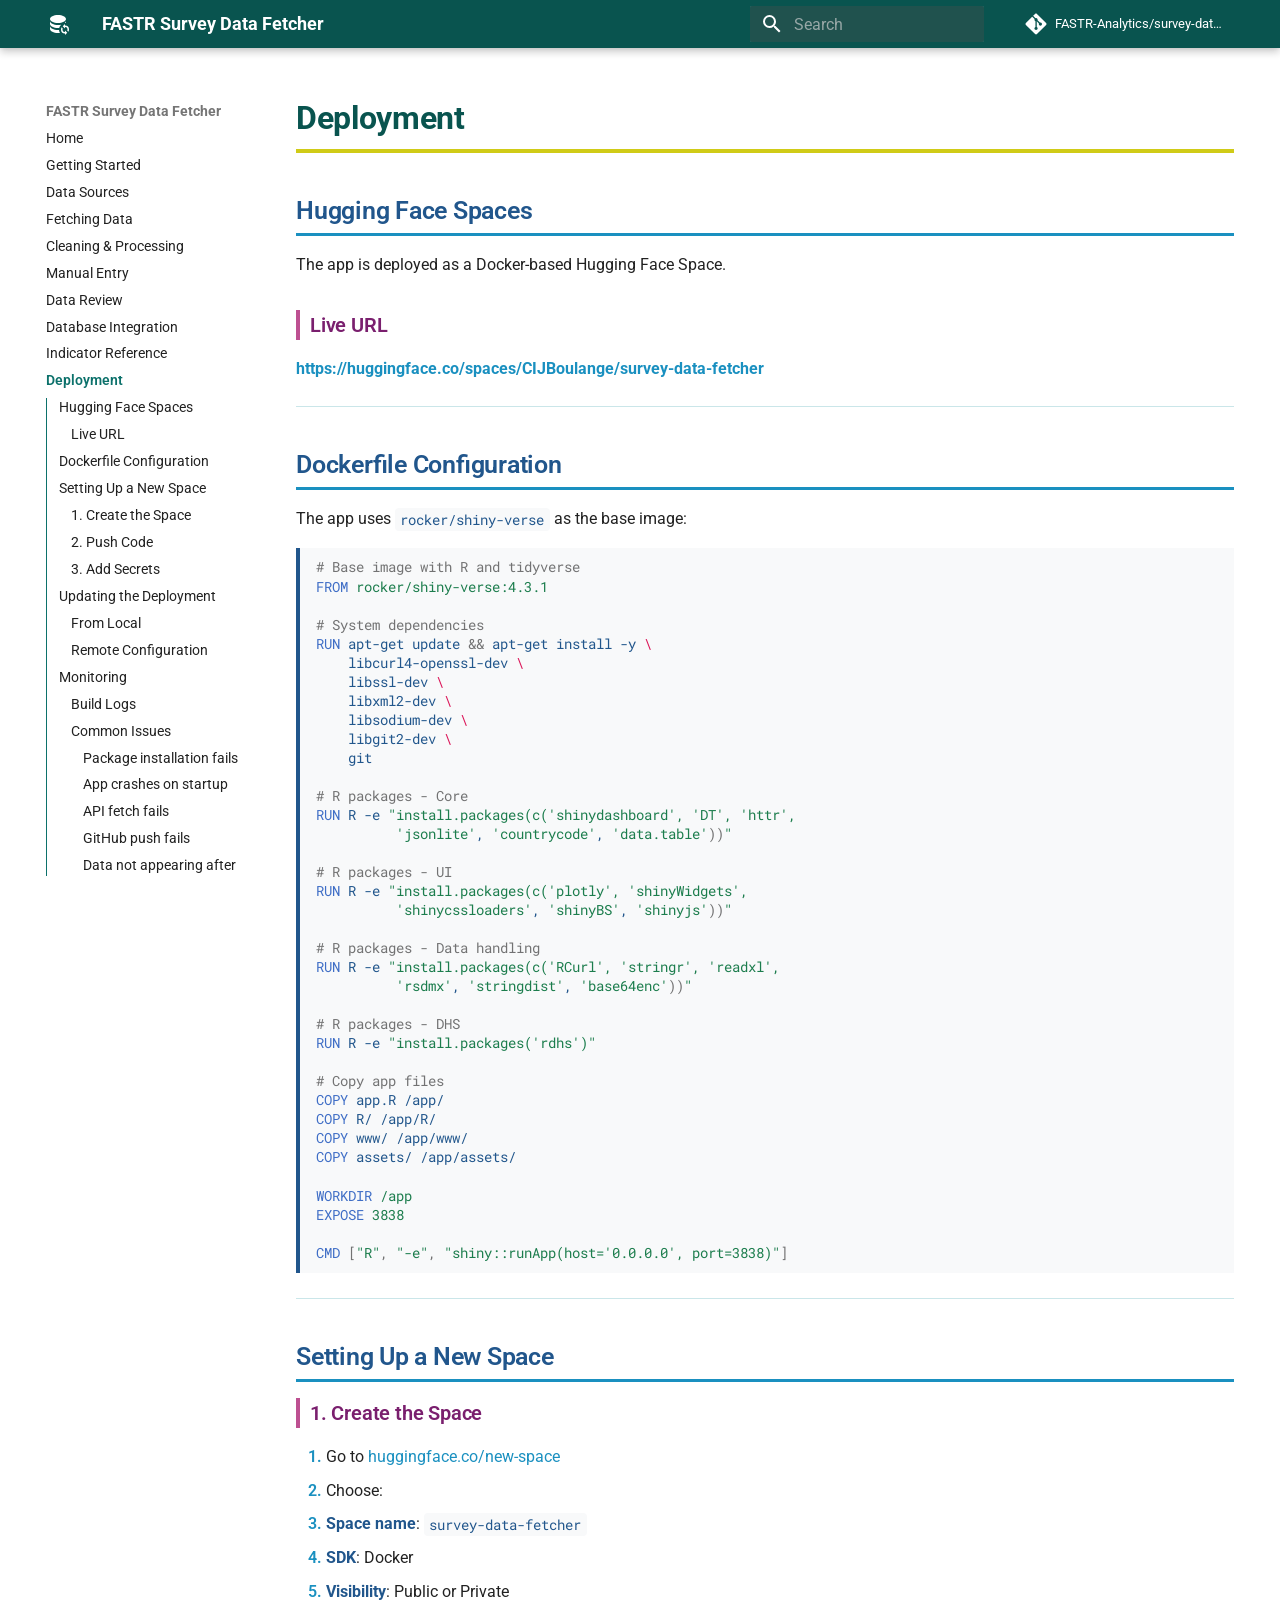
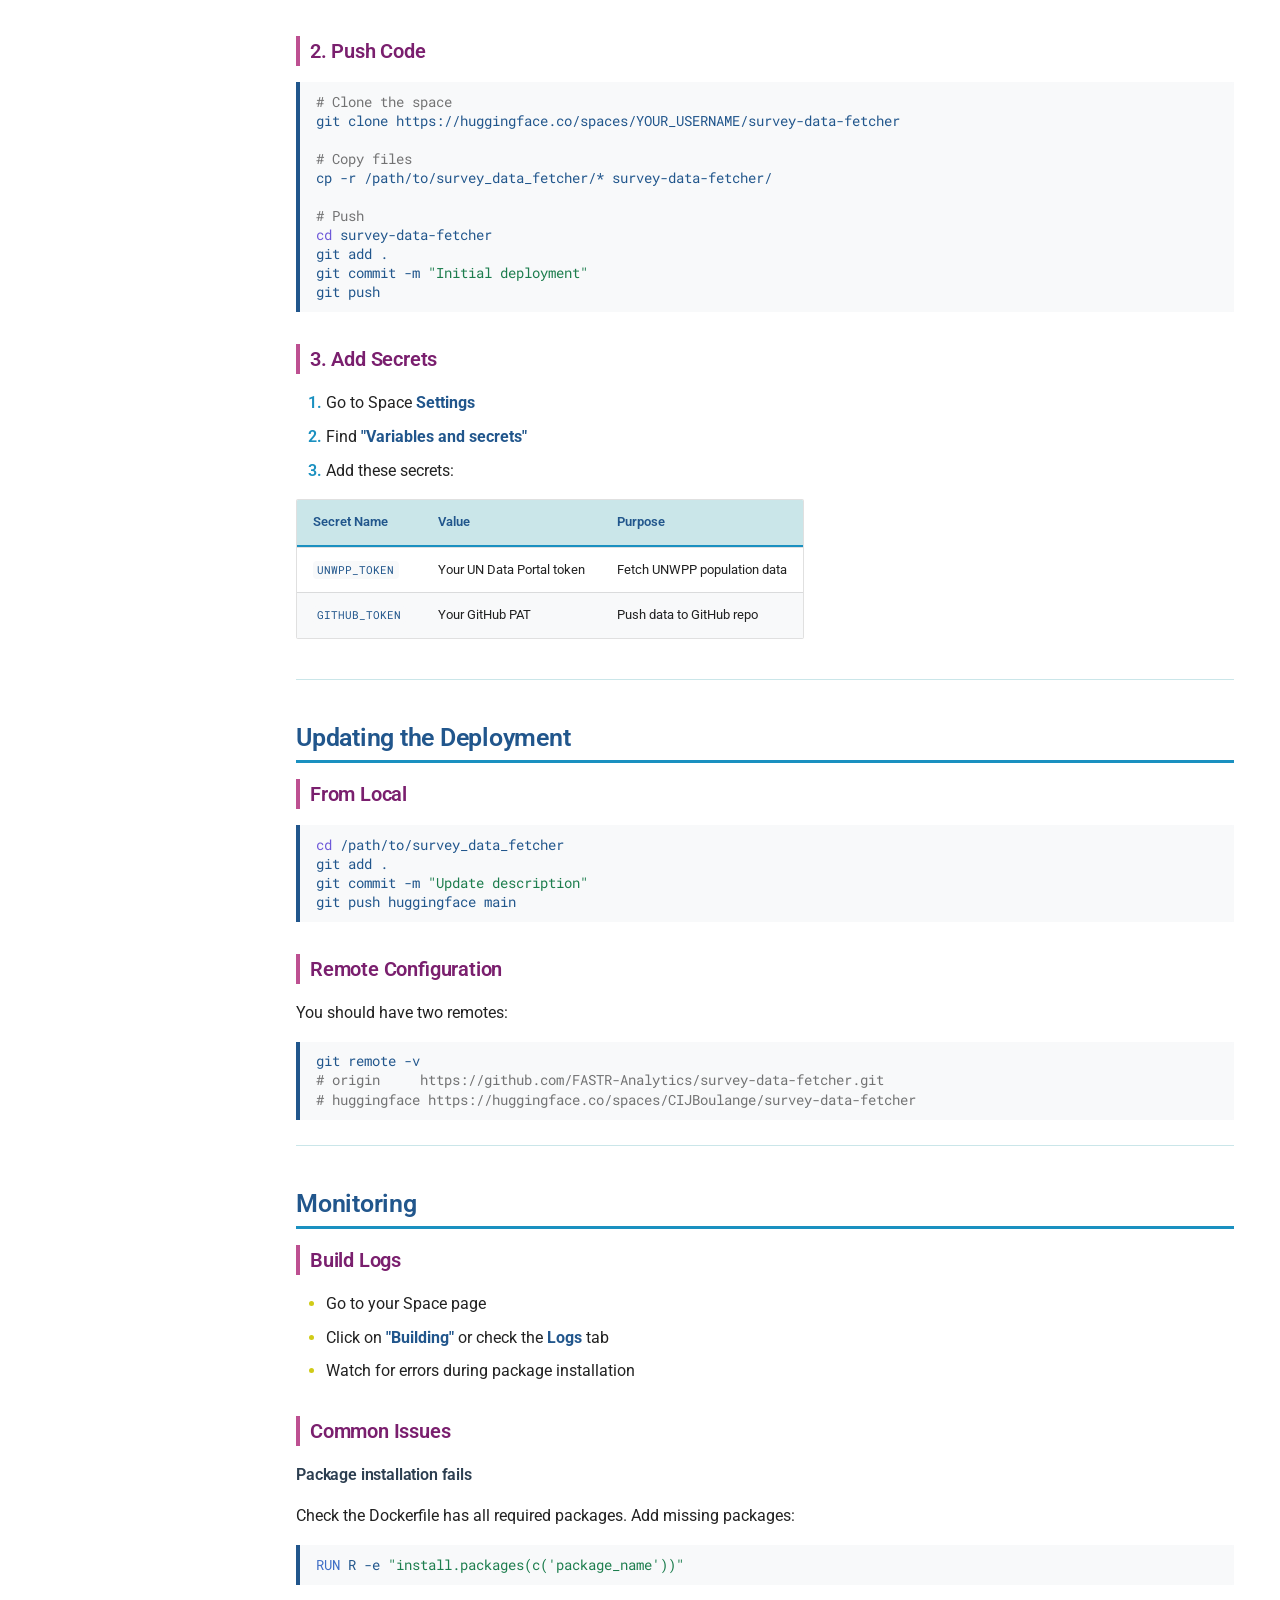
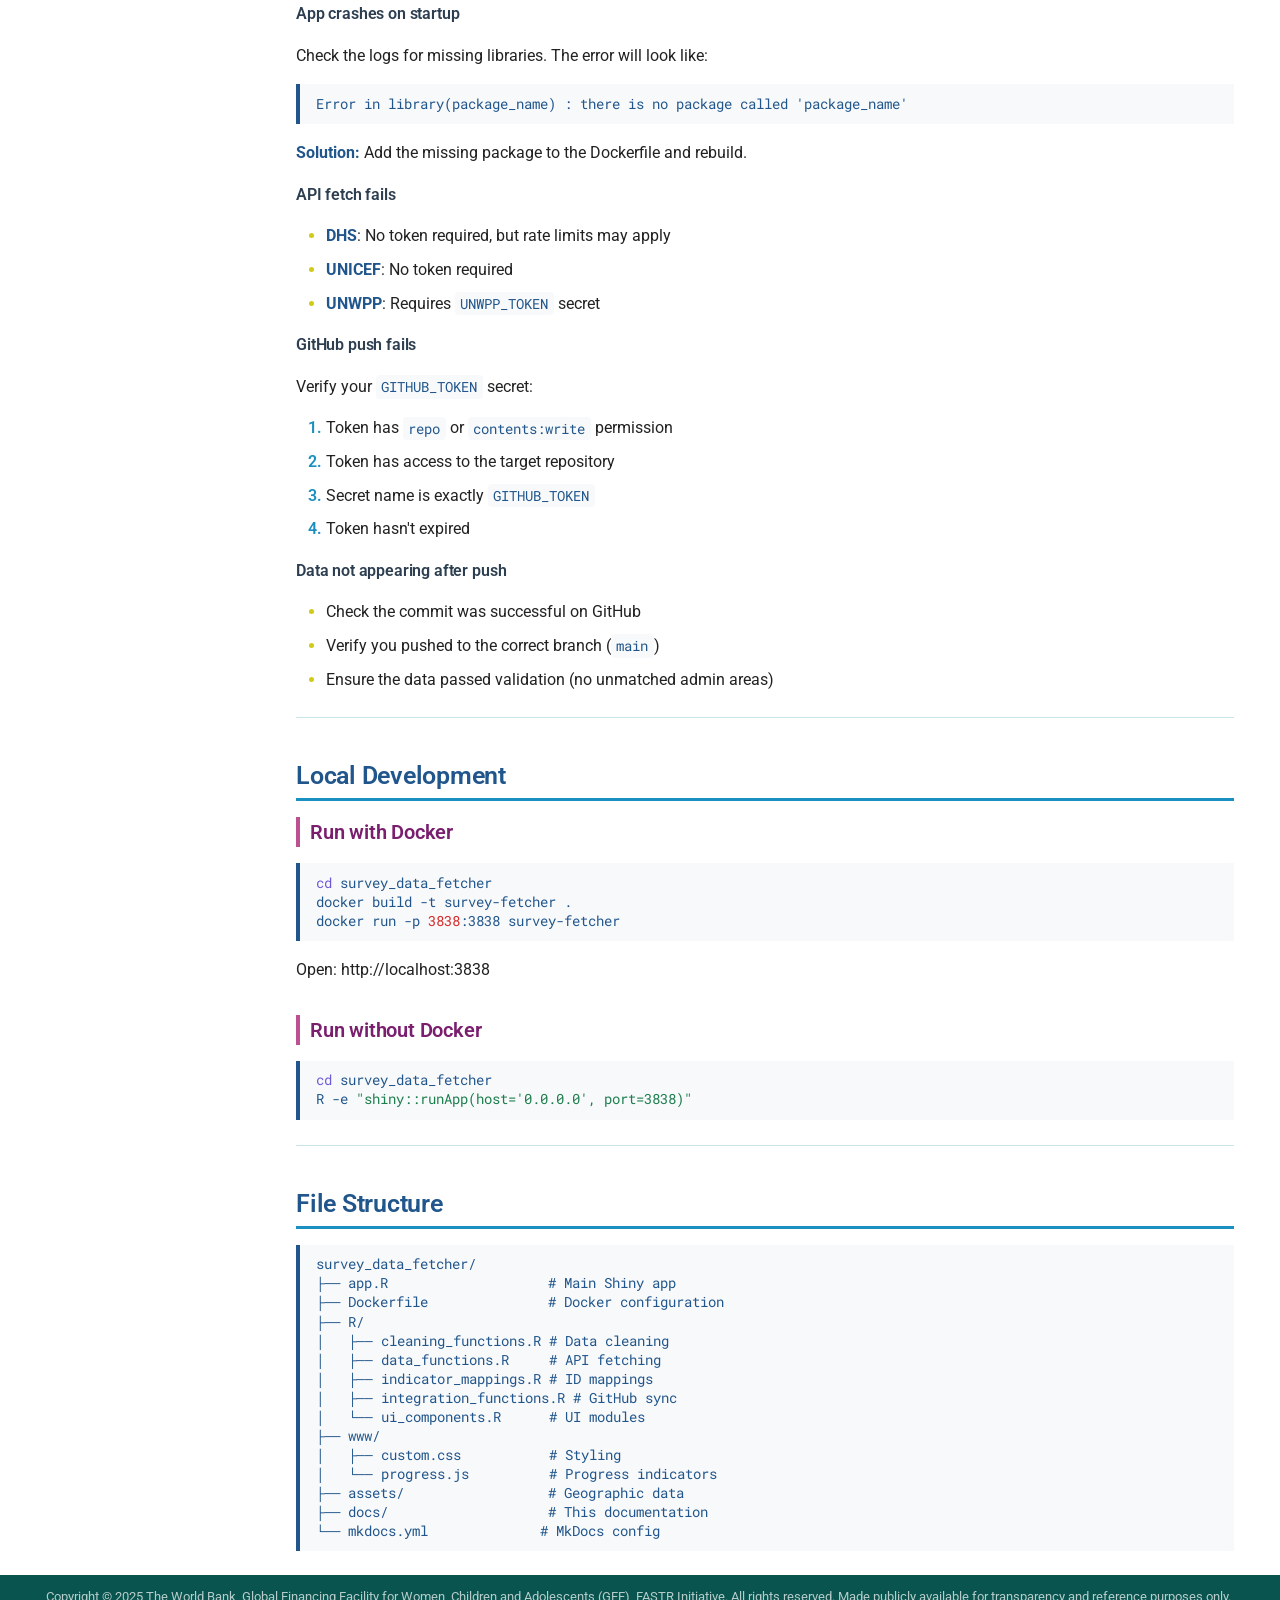
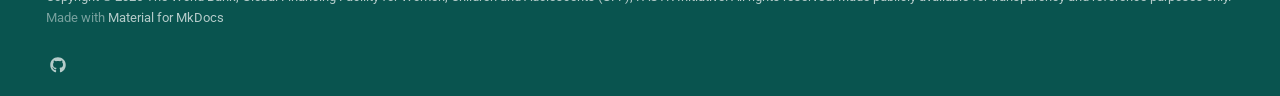
<file: deployment/index.html>
<!doctype html>
<html lang="en" class="no-js">
  <head>
    
      <meta charset="utf-8">
      <meta name="viewport" content="width=device-width,initial-scale=1">
      
        <meta name="description" content="Documentation for the FASTR Survey Data Fetcher application">
      
      
        <meta name="author" content="Claire Boulange / FASTR Analytics">
      
      
      
        <link rel="prev" href="../indicators/">
      
      
      
        
      
      
      <link rel="icon" href="../assets/images/favicon.png">
      <meta name="generator" content="mkdocs-1.6.1, mkdocs-material-9.7.1">
    
    
      
        <title>Deployment - FASTR Survey Data Fetcher</title>
      
    
    
      <link rel="stylesheet" href="../assets/stylesheets/main.484c7ddc.min.css">
      
        
        <link rel="stylesheet" href="../assets/stylesheets/palette.ab4e12ef.min.css">
      
      


    
    
      
    
    
      
        
        
        <link rel="preconnect" href="https://fonts.gstatic.com" crossorigin>
        <link rel="stylesheet" href="https://fonts.googleapis.com/css?family=Roboto:300,300i,400,400i,700,700i%7CRoboto+Mono:400,400i,700,700i&display=fallback">
        <style>:root{--md-text-font:"Roboto";--md-code-font:"Roboto Mono"}</style>
      
    
    
      <link rel="stylesheet" href="../stylesheets/custom.css">
    
    <script>__md_scope=new URL("..",location),__md_hash=e=>[...e].reduce(((e,_)=>(e<<5)-e+_.charCodeAt(0)),0),__md_get=(e,_=localStorage,t=__md_scope)=>JSON.parse(_.getItem(t.pathname+"."+e)),__md_set=(e,_,t=localStorage,a=__md_scope)=>{try{t.setItem(a.pathname+"."+e,JSON.stringify(_))}catch(e){}}</script>
    
      

    
    
  </head>
  
  
    
    
    
    
    
    <body dir="ltr" data-md-color-scheme="default" data-md-color-primary="custom" data-md-color-accent="custom">
  
    
    <input class="md-toggle" data-md-toggle="drawer" type="checkbox" id="__drawer" autocomplete="off">
    <input class="md-toggle" data-md-toggle="search" type="checkbox" id="__search" autocomplete="off">
    <label class="md-overlay" for="__drawer"></label>
    <div data-md-component="skip">
      
        
        <a href="#deployment" class="md-skip">
          Skip to content
        </a>
      
    </div>
    <div data-md-component="announce">
      
    </div>
    
    
      

  

<header class="md-header md-header--shadow" data-md-component="header">
  <nav class="md-header__inner md-grid" aria-label="Header">
    <a href=".." title="FASTR Survey Data Fetcher" class="md-header__button md-logo" aria-label="FASTR Survey Data Fetcher" data-md-component="logo">
      
  
  <svg xmlns="http://www.w3.org/2000/svg" viewBox="0 0 24 24"><path d="M19 12v1.5a4 4 0 0 1 4 4c0 .82-.25 1.58-.67 2.21l-1.09-1.09c.17-.34.26-.72.26-1.12A2.5 2.5 0 0 0 19 15v1.5l-2.25-2.25zm0 11v-1.5a4 4 0 0 1-4-4c0-.82.25-1.58.67-2.21l1.09 1.09c-.17.34-.26.72-.26 1.12A2.5 2.5 0 0 0 19 20v-1.5l2.25 2.25zM12 3c4.42 0 8 1.79 8 4s-3.58 4-8 4-8-1.79-8-4 3.58-4 8-4M4 9c0 2.21 3.58 4 8 4 1.11 0 2.17-.11 3.14-.32-.95.86-1.64 1.99-1.96 3.28L12 16c-4.42 0-8-1.79-8-4zm16 0v2h-.5l-.6.03c.7-.6 1.1-1.29 1.1-2.03M4 14c0 2.21 3.58 4 8 4l1-.03c.09 1.06.42 2.03.95 2.91L12 21c-4.42 0-8-1.79-8-4z"/></svg>

    </a>
    <label class="md-header__button md-icon" for="__drawer">
      
      <svg xmlns="http://www.w3.org/2000/svg" viewBox="0 0 24 24"><path d="M3 6h18v2H3zm0 5h18v2H3zm0 5h18v2H3z"/></svg>
    </label>
    <div class="md-header__title" data-md-component="header-title">
      <div class="md-header__ellipsis">
        <div class="md-header__topic">
          <span class="md-ellipsis">
            FASTR Survey Data Fetcher
          </span>
        </div>
        <div class="md-header__topic" data-md-component="header-topic">
          <span class="md-ellipsis">
            
              Deployment
            
          </span>
        </div>
      </div>
    </div>
    
      
    
    
    
    
      
      
        <label class="md-header__button md-icon" for="__search">
          
          <svg xmlns="http://www.w3.org/2000/svg" viewBox="0 0 24 24"><path d="M9.5 3A6.5 6.5 0 0 1 16 9.5c0 1.61-.59 3.09-1.56 4.23l.27.27h.79l5 5-1.5 1.5-5-5v-.79l-.27-.27A6.52 6.52 0 0 1 9.5 16 6.5 6.5 0 0 1 3 9.5 6.5 6.5 0 0 1 9.5 3m0 2C7 5 5 7 5 9.5S7 14 9.5 14 14 12 14 9.5 12 5 9.5 5"/></svg>
        </label>
        <div class="md-search" data-md-component="search" role="dialog">
  <label class="md-search__overlay" for="__search"></label>
  <div class="md-search__inner" role="search">
    <form class="md-search__form" name="search">
      <input type="text" class="md-search__input" name="query" aria-label="Search" placeholder="Search" autocapitalize="off" autocorrect="off" autocomplete="off" spellcheck="false" data-md-component="search-query" required>
      <label class="md-search__icon md-icon" for="__search">
        
        <svg xmlns="http://www.w3.org/2000/svg" viewBox="0 0 24 24"><path d="M9.5 3A6.5 6.5 0 0 1 16 9.5c0 1.61-.59 3.09-1.56 4.23l.27.27h.79l5 5-1.5 1.5-5-5v-.79l-.27-.27A6.52 6.52 0 0 1 9.5 16 6.5 6.5 0 0 1 3 9.5 6.5 6.5 0 0 1 9.5 3m0 2C7 5 5 7 5 9.5S7 14 9.5 14 14 12 14 9.5 12 5 9.5 5"/></svg>
        
        <svg xmlns="http://www.w3.org/2000/svg" viewBox="0 0 24 24"><path d="M20 11v2H8l5.5 5.5-1.42 1.42L4.16 12l7.92-7.92L13.5 5.5 8 11z"/></svg>
      </label>
      <nav class="md-search__options" aria-label="Search">
        
        <button type="reset" class="md-search__icon md-icon" title="Clear" aria-label="Clear" tabindex="-1">
          
          <svg xmlns="http://www.w3.org/2000/svg" viewBox="0 0 24 24"><path d="M19 6.41 17.59 5 12 10.59 6.41 5 5 6.41 10.59 12 5 17.59 6.41 19 12 13.41 17.59 19 19 17.59 13.41 12z"/></svg>
        </button>
      </nav>
      
    </form>
    <div class="md-search__output">
      <div class="md-search__scrollwrap" tabindex="0" data-md-scrollfix>
        <div class="md-search-result" data-md-component="search-result">
          <div class="md-search-result__meta">
            Initializing search
          </div>
          <ol class="md-search-result__list" role="presentation"></ol>
        </div>
      </div>
    </div>
  </div>
</div>
      
    
    
      <div class="md-header__source">
        <a href="https://github.com/FASTR-Analytics/survey-data-fetcher" title="Go to repository" class="md-source" data-md-component="source">
  <div class="md-source__icon md-icon">
    
    <svg xmlns="http://www.w3.org/2000/svg" viewBox="0 0 448 512"><!--! Font Awesome Free 7.1.0 by @fontawesome - https://fontawesome.com License - https://fontawesome.com/license/free (Icons: CC BY 4.0, Fonts: SIL OFL 1.1, Code: MIT License) Copyright 2025 Fonticons, Inc.--><path d="M439.6 236.1 244 40.5c-5.4-5.5-12.8-8.5-20.4-8.5s-15 3-20.4 8.4L162.5 81l51.5 51.5c27.1-9.1 52.7 16.8 43.4 43.7l49.7 49.7c34.2-11.8 61.2 31 35.5 56.7-26.5 26.5-70.2-2.9-56-37.3L240.3 199v121.9c25.3 12.5 22.3 41.8 9.1 55-6.4 6.4-15.2 10.1-24.3 10.1s-17.8-3.6-24.3-10.1c-17.6-17.6-11.1-46.9 11.2-56v-123c-20.8-8.5-24.6-30.7-18.6-45L142.6 101 8.5 235.1C3 240.6 0 247.9 0 255.5s3 15 8.5 20.4l195.6 195.7c5.4 5.4 12.7 8.4 20.4 8.4s15-3 20.4-8.4l194.7-194.7c5.4-5.4 8.4-12.8 8.4-20.4s-3-15-8.4-20.4"/></svg>
  </div>
  <div class="md-source__repository">
    FASTR-Analytics/survey-data-fetcher
  </div>
</a>
      </div>
    
  </nav>
  
</header>
    
    <div class="md-container" data-md-component="container">
      
      
        
          
        
      
      <main class="md-main" data-md-component="main">
        <div class="md-main__inner md-grid">
          
            
              
              <div class="md-sidebar md-sidebar--primary" data-md-component="sidebar" data-md-type="navigation" >
                <div class="md-sidebar__scrollwrap">
                  <div class="md-sidebar__inner">
                    



  

<nav class="md-nav md-nav--primary md-nav--integrated" aria-label="Navigation" data-md-level="0">
  <label class="md-nav__title" for="__drawer">
    <a href=".." title="FASTR Survey Data Fetcher" class="md-nav__button md-logo" aria-label="FASTR Survey Data Fetcher" data-md-component="logo">
      
  
  <svg xmlns="http://www.w3.org/2000/svg" viewBox="0 0 24 24"><path d="M19 12v1.5a4 4 0 0 1 4 4c0 .82-.25 1.58-.67 2.21l-1.09-1.09c.17-.34.26-.72.26-1.12A2.5 2.5 0 0 0 19 15v1.5l-2.25-2.25zm0 11v-1.5a4 4 0 0 1-4-4c0-.82.25-1.58.67-2.21l1.09 1.09c-.17.34-.26.72-.26 1.12A2.5 2.5 0 0 0 19 20v-1.5l2.25 2.25zM12 3c4.42 0 8 1.79 8 4s-3.58 4-8 4-8-1.79-8-4 3.58-4 8-4M4 9c0 2.21 3.58 4 8 4 1.11 0 2.17-.11 3.14-.32-.95.86-1.64 1.99-1.96 3.28L12 16c-4.42 0-8-1.79-8-4zm16 0v2h-.5l-.6.03c.7-.6 1.1-1.29 1.1-2.03M4 14c0 2.21 3.58 4 8 4l1-.03c.09 1.06.42 2.03.95 2.91L12 21c-4.42 0-8-1.79-8-4z"/></svg>

    </a>
    FASTR Survey Data Fetcher
  </label>
  
    <div class="md-nav__source">
      <a href="https://github.com/FASTR-Analytics/survey-data-fetcher" title="Go to repository" class="md-source" data-md-component="source">
  <div class="md-source__icon md-icon">
    
    <svg xmlns="http://www.w3.org/2000/svg" viewBox="0 0 448 512"><!--! Font Awesome Free 7.1.0 by @fontawesome - https://fontawesome.com License - https://fontawesome.com/license/free (Icons: CC BY 4.0, Fonts: SIL OFL 1.1, Code: MIT License) Copyright 2025 Fonticons, Inc.--><path d="M439.6 236.1 244 40.5c-5.4-5.5-12.8-8.5-20.4-8.5s-15 3-20.4 8.4L162.5 81l51.5 51.5c27.1-9.1 52.7 16.8 43.4 43.7l49.7 49.7c34.2-11.8 61.2 31 35.5 56.7-26.5 26.5-70.2-2.9-56-37.3L240.3 199v121.9c25.3 12.5 22.3 41.8 9.1 55-6.4 6.4-15.2 10.1-24.3 10.1s-17.8-3.6-24.3-10.1c-17.6-17.6-11.1-46.9 11.2-56v-123c-20.8-8.5-24.6-30.7-18.6-45L142.6 101 8.5 235.1C3 240.6 0 247.9 0 255.5s3 15 8.5 20.4l195.6 195.7c5.4 5.4 12.7 8.4 20.4 8.4s15-3 20.4-8.4l194.7-194.7c5.4-5.4 8.4-12.8 8.4-20.4s-3-15-8.4-20.4"/></svg>
  </div>
  <div class="md-source__repository">
    FASTR-Analytics/survey-data-fetcher
  </div>
</a>
    </div>
  
  <ul class="md-nav__list" data-md-scrollfix>
    
      
      
  
  
  
  
    <li class="md-nav__item">
      <a href=".." class="md-nav__link">
        
  
  
  <span class="md-ellipsis">
    
  
    Home
  

    
  </span>
  
  

      </a>
    </li>
  

    
      
      
  
  
  
  
    <li class="md-nav__item">
      <a href="../getting-started/" class="md-nav__link">
        
  
  
  <span class="md-ellipsis">
    
  
    Getting Started
  

    
  </span>
  
  

      </a>
    </li>
  

    
      
      
  
  
  
  
    <li class="md-nav__item">
      <a href="../data-sources/" class="md-nav__link">
        
  
  
  <span class="md-ellipsis">
    
  
    Data Sources
  

    
  </span>
  
  

      </a>
    </li>
  

    
      
      
  
  
  
  
    <li class="md-nav__item">
      <a href="../fetching-data/" class="md-nav__link">
        
  
  
  <span class="md-ellipsis">
    
  
    Fetching Data
  

    
  </span>
  
  

      </a>
    </li>
  

    
      
      
  
  
  
  
    <li class="md-nav__item">
      <a href="../cleaning-processing/" class="md-nav__link">
        
  
  
  <span class="md-ellipsis">
    
  
    Cleaning & Processing
  

    
  </span>
  
  

      </a>
    </li>
  

    
      
      
  
  
  
  
    <li class="md-nav__item">
      <a href="../manual-entry/" class="md-nav__link">
        
  
  
  <span class="md-ellipsis">
    
  
    Manual Entry
  

    
  </span>
  
  

      </a>
    </li>
  

    
      
      
  
  
  
  
    <li class="md-nav__item">
      <a href="../data-review/" class="md-nav__link">
        
  
  
  <span class="md-ellipsis">
    
  
    Data Review
  

    
  </span>
  
  

      </a>
    </li>
  

    
      
      
  
  
  
  
    <li class="md-nav__item">
      <a href="../database-integration/" class="md-nav__link">
        
  
  
  <span class="md-ellipsis">
    
  
    Database Integration
  

    
  </span>
  
  

      </a>
    </li>
  

    
      
      
  
  
  
  
    <li class="md-nav__item">
      <a href="../indicators/" class="md-nav__link">
        
  
  
  <span class="md-ellipsis">
    
  
    Indicator Reference
  

    
  </span>
  
  

      </a>
    </li>
  

    
      
      
  
  
    
  
  
  
    <li class="md-nav__item md-nav__item--active">
      
      <input class="md-nav__toggle md-toggle" type="checkbox" id="__toc">
      
      
        
      
      
        <label class="md-nav__link md-nav__link--active" for="__toc">
          
  
  
  <span class="md-ellipsis">
    
  
    Deployment
  

    
  </span>
  
  

          <span class="md-nav__icon md-icon"></span>
        </label>
      
      <a href="./" class="md-nav__link md-nav__link--active">
        
  
  
  <span class="md-ellipsis">
    
  
    Deployment
  

    
  </span>
  
  

      </a>
      
        

<nav class="md-nav md-nav--secondary" aria-label="Table of contents">
  
  
  
    
  
  
    <label class="md-nav__title" for="__toc">
      <span class="md-nav__icon md-icon"></span>
      Table of contents
    </label>
    <ul class="md-nav__list" data-md-component="toc" data-md-scrollfix>
      
        <li class="md-nav__item">
  <a href="#hugging-face-spaces" class="md-nav__link">
    <span class="md-ellipsis">
      
        Hugging Face Spaces
      
    </span>
  </a>
  
    <nav class="md-nav" aria-label="Hugging Face Spaces">
      <ul class="md-nav__list">
        
          <li class="md-nav__item">
  <a href="#live-url" class="md-nav__link">
    <span class="md-ellipsis">
      
        Live URL
      
    </span>
  </a>
  
</li>
        
      </ul>
    </nav>
  
</li>
      
        <li class="md-nav__item">
  <a href="#dockerfile-configuration" class="md-nav__link">
    <span class="md-ellipsis">
      
        Dockerfile Configuration
      
    </span>
  </a>
  
</li>
      
        <li class="md-nav__item">
  <a href="#setting-up-a-new-space" class="md-nav__link">
    <span class="md-ellipsis">
      
        Setting Up a New Space
      
    </span>
  </a>
  
    <nav class="md-nav" aria-label="Setting Up a New Space">
      <ul class="md-nav__list">
        
          <li class="md-nav__item">
  <a href="#1-create-the-space" class="md-nav__link">
    <span class="md-ellipsis">
      
        1. Create the Space
      
    </span>
  </a>
  
</li>
        
          <li class="md-nav__item">
  <a href="#2-push-code" class="md-nav__link">
    <span class="md-ellipsis">
      
        2. Push Code
      
    </span>
  </a>
  
</li>
        
          <li class="md-nav__item">
  <a href="#3-add-secrets" class="md-nav__link">
    <span class="md-ellipsis">
      
        3. Add Secrets
      
    </span>
  </a>
  
</li>
        
      </ul>
    </nav>
  
</li>
      
        <li class="md-nav__item">
  <a href="#updating-the-deployment" class="md-nav__link">
    <span class="md-ellipsis">
      
        Updating the Deployment
      
    </span>
  </a>
  
    <nav class="md-nav" aria-label="Updating the Deployment">
      <ul class="md-nav__list">
        
          <li class="md-nav__item">
  <a href="#from-local" class="md-nav__link">
    <span class="md-ellipsis">
      
        From Local
      
    </span>
  </a>
  
</li>
        
          <li class="md-nav__item">
  <a href="#remote-configuration" class="md-nav__link">
    <span class="md-ellipsis">
      
        Remote Configuration
      
    </span>
  </a>
  
</li>
        
      </ul>
    </nav>
  
</li>
      
        <li class="md-nav__item">
  <a href="#monitoring" class="md-nav__link">
    <span class="md-ellipsis">
      
        Monitoring
      
    </span>
  </a>
  
    <nav class="md-nav" aria-label="Monitoring">
      <ul class="md-nav__list">
        
          <li class="md-nav__item">
  <a href="#build-logs" class="md-nav__link">
    <span class="md-ellipsis">
      
        Build Logs
      
    </span>
  </a>
  
</li>
        
          <li class="md-nav__item">
  <a href="#common-issues" class="md-nav__link">
    <span class="md-ellipsis">
      
        Common Issues
      
    </span>
  </a>
  
    <nav class="md-nav" aria-label="Common Issues">
      <ul class="md-nav__list">
        
          <li class="md-nav__item">
  <a href="#package-installation-fails" class="md-nav__link">
    <span class="md-ellipsis">
      
        Package installation fails
      
    </span>
  </a>
  
</li>
        
          <li class="md-nav__item">
  <a href="#app-crashes-on-startup" class="md-nav__link">
    <span class="md-ellipsis">
      
        App crashes on startup
      
    </span>
  </a>
  
</li>
        
          <li class="md-nav__item">
  <a href="#api-fetch-fails" class="md-nav__link">
    <span class="md-ellipsis">
      
        API fetch fails
      
    </span>
  </a>
  
</li>
        
          <li class="md-nav__item">
  <a href="#github-push-fails" class="md-nav__link">
    <span class="md-ellipsis">
      
        GitHub push fails
      
    </span>
  </a>
  
</li>
        
          <li class="md-nav__item">
  <a href="#data-not-appearing-after-push" class="md-nav__link">
    <span class="md-ellipsis">
      
        Data not appearing after push
      
    </span>
  </a>
  
</li>
        
      </ul>
    </nav>
  
</li>
        
      </ul>
    </nav>
  
</li>
      
        <li class="md-nav__item">
  <a href="#local-development" class="md-nav__link">
    <span class="md-ellipsis">
      
        Local Development
      
    </span>
  </a>
  
    <nav class="md-nav" aria-label="Local Development">
      <ul class="md-nav__list">
        
          <li class="md-nav__item">
  <a href="#run-with-docker" class="md-nav__link">
    <span class="md-ellipsis">
      
        Run with Docker
      
    </span>
  </a>
  
</li>
        
          <li class="md-nav__item">
  <a href="#run-without-docker" class="md-nav__link">
    <span class="md-ellipsis">
      
        Run without Docker
      
    </span>
  </a>
  
</li>
        
      </ul>
    </nav>
  
</li>
      
        <li class="md-nav__item">
  <a href="#file-structure" class="md-nav__link">
    <span class="md-ellipsis">
      
        File Structure
      
    </span>
  </a>
  
</li>
      
    </ul>
  
</nav>
      
    </li>
  

    
  </ul>
</nav>
                  </div>
                </div>
              </div>
            
            
          
          
            <div class="md-content" data-md-component="content">
              
              <article class="md-content__inner md-typeset">
                
                  


  
  


<h1 id="deployment">Deployment<a class="headerlink" href="#deployment" title="Permanent link">&para;</a></h1>
<h2 id="hugging-face-spaces">Hugging Face Spaces<a class="headerlink" href="#hugging-face-spaces" title="Permanent link">&para;</a></h2>
<p>The app is deployed as a Docker-based Hugging Face Space.</p>
<h3 id="live-url">Live URL<a class="headerlink" href="#live-url" title="Permanent link">&para;</a></h3>
<p><strong><a href="https://huggingface.co/spaces/CIJBoulange/survey-data-fetcher">https://huggingface.co/spaces/CIJBoulange/survey-data-fetcher</a></strong></p>
<hr />
<h2 id="dockerfile-configuration">Dockerfile Configuration<a class="headerlink" href="#dockerfile-configuration" title="Permanent link">&para;</a></h2>
<p>The app uses <code>rocker/shiny-verse</code> as the base image:</p>
<div class="highlight"><pre><span></span><code><span class="c"># Base image with R and tidyverse</span>
<span class="k">FROM</span><span class="w"> </span><span class="s">rocker/shiny-verse:4.3.1</span>

<span class="c"># System dependencies</span>
<span class="k">RUN</span><span class="w"> </span>apt-get<span class="w"> </span>update<span class="w"> </span><span class="o">&amp;&amp;</span><span class="w"> </span>apt-get<span class="w"> </span>install<span class="w"> </span>-y<span class="w"> </span><span class="se">\</span>
<span class="w">    </span>libcurl4-openssl-dev<span class="w"> </span><span class="se">\</span>
<span class="w">    </span>libssl-dev<span class="w"> </span><span class="se">\</span>
<span class="w">    </span>libxml2-dev<span class="w"> </span><span class="se">\</span>
<span class="w">    </span>libsodium-dev<span class="w"> </span><span class="se">\</span>
<span class="w">    </span>libgit2-dev<span class="w"> </span><span class="se">\</span>
<span class="w">    </span>git

<span class="c"># R packages - Core</span>
<span class="k">RUN</span><span class="w"> </span>R<span class="w"> </span>-e<span class="w"> </span><span class="s2">&quot;install.packages(c(&#39;shinydashboard&#39;, &#39;DT&#39;, &#39;httr&#39;,</span>
<span class="w">          </span><span class="s1">&#39;jsonlite&#39;</span>,<span class="w"> </span><span class="s1">&#39;countrycode&#39;</span>,<span class="w"> </span><span class="s1">&#39;data.table&#39;</span><span class="o">))</span><span class="s2">&quot;</span>

<span class="c"># R packages - UI</span>
<span class="k">RUN</span><span class="w"> </span>R<span class="w"> </span>-e<span class="w"> </span><span class="s2">&quot;install.packages(c(&#39;plotly&#39;, &#39;shinyWidgets&#39;,</span>
<span class="w">          </span><span class="s1">&#39;shinycssloaders&#39;</span>,<span class="w"> </span><span class="s1">&#39;shinyBS&#39;</span>,<span class="w"> </span><span class="s1">&#39;shinyjs&#39;</span><span class="o">))</span><span class="s2">&quot;</span>

<span class="c"># R packages - Data handling</span>
<span class="k">RUN</span><span class="w"> </span>R<span class="w"> </span>-e<span class="w"> </span><span class="s2">&quot;install.packages(c(&#39;RCurl&#39;, &#39;stringr&#39;, &#39;readxl&#39;,</span>
<span class="w">          </span><span class="s1">&#39;rsdmx&#39;</span>,<span class="w"> </span><span class="s1">&#39;stringdist&#39;</span>,<span class="w"> </span><span class="s1">&#39;base64enc&#39;</span><span class="o">))</span><span class="s2">&quot;</span>

<span class="c"># R packages - DHS</span>
<span class="k">RUN</span><span class="w"> </span>R<span class="w"> </span>-e<span class="w"> </span><span class="s2">&quot;install.packages(&#39;rdhs&#39;)&quot;</span>

<span class="c"># Copy app files</span>
<span class="k">COPY</span><span class="w"> </span>app.R<span class="w"> </span>/app/
<span class="k">COPY</span><span class="w"> </span>R/<span class="w"> </span>/app/R/
<span class="k">COPY</span><span class="w"> </span>www/<span class="w"> </span>/app/www/
<span class="k">COPY</span><span class="w"> </span>assets/<span class="w"> </span>/app/assets/

<span class="k">WORKDIR</span><span class="w"> </span><span class="s">/app</span>
<span class="k">EXPOSE</span><span class="w"> </span><span class="s">3838</span>

<span class="k">CMD</span><span class="w"> </span><span class="p">[</span><span class="s2">&quot;R&quot;</span><span class="p">,</span><span class="w"> </span><span class="s2">&quot;-e&quot;</span><span class="p">,</span><span class="w"> </span><span class="s2">&quot;shiny::runApp(host=&#39;0.0.0.0&#39;, port=3838)&quot;</span><span class="p">]</span>
</code></pre></div>
<hr />
<h2 id="setting-up-a-new-space">Setting Up a New Space<a class="headerlink" href="#setting-up-a-new-space" title="Permanent link">&para;</a></h2>
<h3 id="1-create-the-space">1. Create the Space<a class="headerlink" href="#1-create-the-space" title="Permanent link">&para;</a></h3>
<ol>
<li>Go to <a href="https://huggingface.co/new-space">huggingface.co/new-space</a></li>
<li>Choose:</li>
<li><strong>Space name</strong>: <code>survey-data-fetcher</code></li>
<li><strong>SDK</strong>: Docker</li>
<li><strong>Visibility</strong>: Public or Private</li>
</ol>
<h3 id="2-push-code">2. Push Code<a class="headerlink" href="#2-push-code" title="Permanent link">&para;</a></h3>
<div class="highlight"><pre><span></span><code><span class="c1"># Clone the space</span>
git<span class="w"> </span>clone<span class="w"> </span>https://huggingface.co/spaces/YOUR_USERNAME/survey-data-fetcher

<span class="c1"># Copy files</span>
cp<span class="w"> </span>-r<span class="w"> </span>/path/to/survey_data_fetcher/*<span class="w"> </span>survey-data-fetcher/

<span class="c1"># Push</span>
<span class="nb">cd</span><span class="w"> </span>survey-data-fetcher
git<span class="w"> </span>add<span class="w"> </span>.
git<span class="w"> </span>commit<span class="w"> </span>-m<span class="w"> </span><span class="s2">&quot;Initial deployment&quot;</span>
git<span class="w"> </span>push
</code></pre></div>
<h3 id="3-add-secrets">3. Add Secrets<a class="headerlink" href="#3-add-secrets" title="Permanent link">&para;</a></h3>
<ol>
<li>Go to Space <strong>Settings</strong></li>
<li>Find <strong>"Variables and secrets"</strong></li>
<li>Add these secrets:</li>
</ol>
<table>
<thead>
<tr>
<th>Secret Name</th>
<th>Value</th>
<th>Purpose</th>
</tr>
</thead>
<tbody>
<tr>
<td><code>UNWPP_TOKEN</code></td>
<td>Your UN Data Portal token</td>
<td>Fetch UNWPP population data</td>
</tr>
<tr>
<td><code>GITHUB_TOKEN</code></td>
<td>Your GitHub PAT</td>
<td>Push data to GitHub repo</td>
</tr>
</tbody>
</table>
<hr />
<h2 id="updating-the-deployment">Updating the Deployment<a class="headerlink" href="#updating-the-deployment" title="Permanent link">&para;</a></h2>
<h3 id="from-local">From Local<a class="headerlink" href="#from-local" title="Permanent link">&para;</a></h3>
<div class="highlight"><pre><span></span><code><span class="nb">cd</span><span class="w"> </span>/path/to/survey_data_fetcher
git<span class="w"> </span>add<span class="w"> </span>.
git<span class="w"> </span>commit<span class="w"> </span>-m<span class="w"> </span><span class="s2">&quot;Update description&quot;</span>
git<span class="w"> </span>push<span class="w"> </span>huggingface<span class="w"> </span>main
</code></pre></div>
<h3 id="remote-configuration">Remote Configuration<a class="headerlink" href="#remote-configuration" title="Permanent link">&para;</a></h3>
<p>You should have two remotes:</p>
<div class="highlight"><pre><span></span><code>git<span class="w"> </span>remote<span class="w"> </span>-v
<span class="c1"># origin     https://github.com/FASTR-Analytics/survey-data-fetcher.git</span>
<span class="c1"># huggingface https://huggingface.co/spaces/CIJBoulange/survey-data-fetcher</span>
</code></pre></div>
<hr />
<h2 id="monitoring">Monitoring<a class="headerlink" href="#monitoring" title="Permanent link">&para;</a></h2>
<h3 id="build-logs">Build Logs<a class="headerlink" href="#build-logs" title="Permanent link">&para;</a></h3>
<ul>
<li>Go to your Space page</li>
<li>Click on <strong>"Building"</strong> or check the <strong>Logs</strong> tab</li>
<li>Watch for errors during package installation</li>
</ul>
<h3 id="common-issues">Common Issues<a class="headerlink" href="#common-issues" title="Permanent link">&para;</a></h3>
<h4 id="package-installation-fails">Package installation fails<a class="headerlink" href="#package-installation-fails" title="Permanent link">&para;</a></h4>
<p>Check the Dockerfile has all required packages. Add missing packages:</p>
<div class="highlight"><pre><span></span><code><span class="k">RUN</span><span class="w"> </span>R<span class="w"> </span>-e<span class="w"> </span><span class="s2">&quot;install.packages(c(&#39;package_name&#39;))&quot;</span>
</code></pre></div>
<h4 id="app-crashes-on-startup">App crashes on startup<a class="headerlink" href="#app-crashes-on-startup" title="Permanent link">&para;</a></h4>
<p>Check the logs for missing libraries. The error will look like:</p>
<div class="highlight"><pre><span></span><code>Error in library(package_name) : there is no package called &#39;package_name&#39;
</code></pre></div>
<p><strong>Solution:</strong> Add the missing package to the Dockerfile and rebuild.</p>
<h4 id="api-fetch-fails">API fetch fails<a class="headerlink" href="#api-fetch-fails" title="Permanent link">&para;</a></h4>
<ul>
<li><strong>DHS</strong>: No token required, but rate limits may apply</li>
<li><strong>UNICEF</strong>: No token required</li>
<li><strong>UNWPP</strong>: Requires <code>UNWPP_TOKEN</code> secret</li>
</ul>
<h4 id="github-push-fails">GitHub push fails<a class="headerlink" href="#github-push-fails" title="Permanent link">&para;</a></h4>
<p>Verify your <code>GITHUB_TOKEN</code> secret:</p>
<ol>
<li>Token has <code>repo</code> or <code>contents:write</code> permission</li>
<li>Token has access to the target repository</li>
<li>Secret name is exactly <code>GITHUB_TOKEN</code></li>
<li>Token hasn't expired</li>
</ol>
<h4 id="data-not-appearing-after-push">Data not appearing after push<a class="headerlink" href="#data-not-appearing-after-push" title="Permanent link">&para;</a></h4>
<ul>
<li>Check the commit was successful on GitHub</li>
<li>Verify you pushed to the correct branch (<code>main</code>)</li>
<li>Ensure the data passed validation (no unmatched admin areas)</li>
</ul>
<hr />
<h2 id="local-development">Local Development<a class="headerlink" href="#local-development" title="Permanent link">&para;</a></h2>
<h3 id="run-with-docker">Run with Docker<a class="headerlink" href="#run-with-docker" title="Permanent link">&para;</a></h3>
<div class="highlight"><pre><span></span><code><span class="nb">cd</span><span class="w"> </span>survey_data_fetcher
docker<span class="w"> </span>build<span class="w"> </span>-t<span class="w"> </span>survey-fetcher<span class="w"> </span>.
docker<span class="w"> </span>run<span class="w"> </span>-p<span class="w"> </span><span class="m">3838</span>:3838<span class="w"> </span>survey-fetcher
</code></pre></div>
<p>Open: http://localhost:3838</p>
<h3 id="run-without-docker">Run without Docker<a class="headerlink" href="#run-without-docker" title="Permanent link">&para;</a></h3>
<div class="highlight"><pre><span></span><code><span class="nb">cd</span><span class="w"> </span>survey_data_fetcher
R<span class="w"> </span>-e<span class="w"> </span><span class="s2">&quot;shiny::runApp(host=&#39;0.0.0.0&#39;, port=3838)&quot;</span>
</code></pre></div>
<hr />
<h2 id="file-structure">File Structure<a class="headerlink" href="#file-structure" title="Permanent link">&para;</a></h2>
<div class="highlight"><pre><span></span><code>survey_data_fetcher/
├── app.R                    # Main Shiny app
├── Dockerfile               # Docker configuration
├── R/
│   ├── cleaning_functions.R # Data cleaning
│   ├── data_functions.R     # API fetching
│   ├── indicator_mappings.R # ID mappings
│   ├── integration_functions.R # GitHub sync
│   └── ui_components.R      # UI modules
├── www/
│   ├── custom.css           # Styling
│   └── progress.js          # Progress indicators
├── assets/                  # Geographic data
├── docs/                    # This documentation
└── mkdocs.yml              # MkDocs config
</code></pre></div>












                
              </article>
            </div>
          
          
<script>var target=document.getElementById(location.hash.slice(1));target&&target.name&&(target.checked=target.name.startsWith("__tabbed_"))</script>
        </div>
        
      </main>
      
        <footer class="md-footer">
  
  <div class="md-footer-meta md-typeset">
    <div class="md-footer-meta__inner md-grid">
      <div class="md-copyright">
  
    <div class="md-copyright__highlight">
      Copyright &copy; 2025 The World Bank, Global Financing Facility for Women, Children and Adolescents (GFF), FASTR Initiative. All rights reserved. Made publicly available for transparency and reference purposes only.

    </div>
  
  
    Made with
    <a href="https://squidfunk.github.io/mkdocs-material/" target="_blank" rel="noopener">
      Material for MkDocs
    </a>
  
</div>
      
        
<div class="md-social">
  
    
    
    
    
      
      
    
    <a href="https://github.com/FASTR-Analytics/survey-data-fetcher" target="_blank" rel="noopener" title="github.com" class="md-social__link">
      <svg xmlns="http://www.w3.org/2000/svg" viewBox="0 0 512 512"><!--! Font Awesome Free 7.1.0 by @fontawesome - https://fontawesome.com License - https://fontawesome.com/license/free (Icons: CC BY 4.0, Fonts: SIL OFL 1.1, Code: MIT License) Copyright 2025 Fonticons, Inc.--><path d="M173.9 397.4c0 2-2.3 3.6-5.2 3.6-3.3.3-5.6-1.3-5.6-3.6 0-2 2.3-3.6 5.2-3.6 3-.3 5.6 1.3 5.6 3.6m-31.1-4.5c-.7 2 1.3 4.3 4.3 4.9 2.6 1 5.6 0 6.2-2s-1.3-4.3-4.3-5.2c-2.6-.7-5.5.3-6.2 2.3m44.2-1.7c-2.9.7-4.9 2.6-4.6 4.9.3 2 2.9 3.3 5.9 2.6 2.9-.7 4.9-2.6 4.6-4.6-.3-1.9-3-3.2-5.9-2.9M252.8 8C114.1 8 8 113.3 8 252c0 110.9 69.8 205.8 169.5 239.2 12.8 2.3 17.3-5.6 17.3-12.1 0-6.2-.3-40.4-.3-61.4 0 0-70 15-84.7-29.8 0 0-11.4-29.1-27.8-36.6 0 0-22.9-15.7 1.6-15.4 0 0 24.9 2 38.6 25.8 21.9 38.6 58.6 27.5 72.9 20.9 2.3-16 8.8-27.1 16-33.7-55.9-6.2-112.3-14.3-112.3-110.5 0-27.5 7.6-41.3 23.6-58.9-2.6-6.5-11.1-33.3 2.6-67.9 20.9-6.5 69 27 69 27 20-5.6 41.5-8.5 62.8-8.5s42.8 2.9 62.8 8.5c0 0 48.1-33.6 69-27 13.7 34.7 5.2 61.4 2.6 67.9 16 17.7 25.8 31.5 25.8 58.9 0 96.5-58.9 104.2-114.8 110.5 9.2 7.9 17 22.9 17 46.4 0 33.7-.3 75.4-.3 83.6 0 6.5 4.6 14.4 17.3 12.1C436.2 457.8 504 362.9 504 252 504 113.3 391.5 8 252.8 8M105.2 352.9c-1.3 1-1 3.3.7 5.2 1.6 1.6 3.9 2.3 5.2 1 1.3-1 1-3.3-.7-5.2-1.6-1.6-3.9-2.3-5.2-1m-10.8-8.1c-.7 1.3.3 2.9 2.3 3.9 1.6 1 3.6.7 4.3-.7.7-1.3-.3-2.9-2.3-3.9-2-.6-3.6-.3-4.3.7m32.4 35.6c-1.6 1.3-1 4.3 1.3 6.2 2.3 2.3 5.2 2.6 6.5 1 1.3-1.3.7-4.3-1.3-6.2-2.2-2.3-5.2-2.6-6.5-1m-11.4-14.7c-1.6 1-1.6 3.6 0 5.9s4.3 3.3 5.6 2.3c1.6-1.3 1.6-3.9 0-6.2-1.4-2.3-4-3.3-5.6-2"/></svg>
    </a>
  
</div>
      
    </div>
  </div>
</footer>
      
    </div>
    <div class="md-dialog" data-md-component="dialog">
      <div class="md-dialog__inner md-typeset"></div>
    </div>
    
    
    
      
      
      <script id="__config" type="application/json">{"annotate": null, "base": "..", "features": ["navigation.sections", "navigation.expand", "toc.integrate"], "search": "../assets/javascripts/workers/search.2c215733.min.js", "tags": null, "translations": {"clipboard.copied": "Copied to clipboard", "clipboard.copy": "Copy to clipboard", "search.result.more.one": "1 more on this page", "search.result.more.other": "# more on this page", "search.result.none": "No matching documents", "search.result.one": "1 matching document", "search.result.other": "# matching documents", "search.result.placeholder": "Type to start searching", "search.result.term.missing": "Missing", "select.version": "Select version"}, "version": null}</script>
    
    
      <script src="../assets/javascripts/bundle.79ae519e.min.js"></script>
      
    
  </body>
</html>
</file>
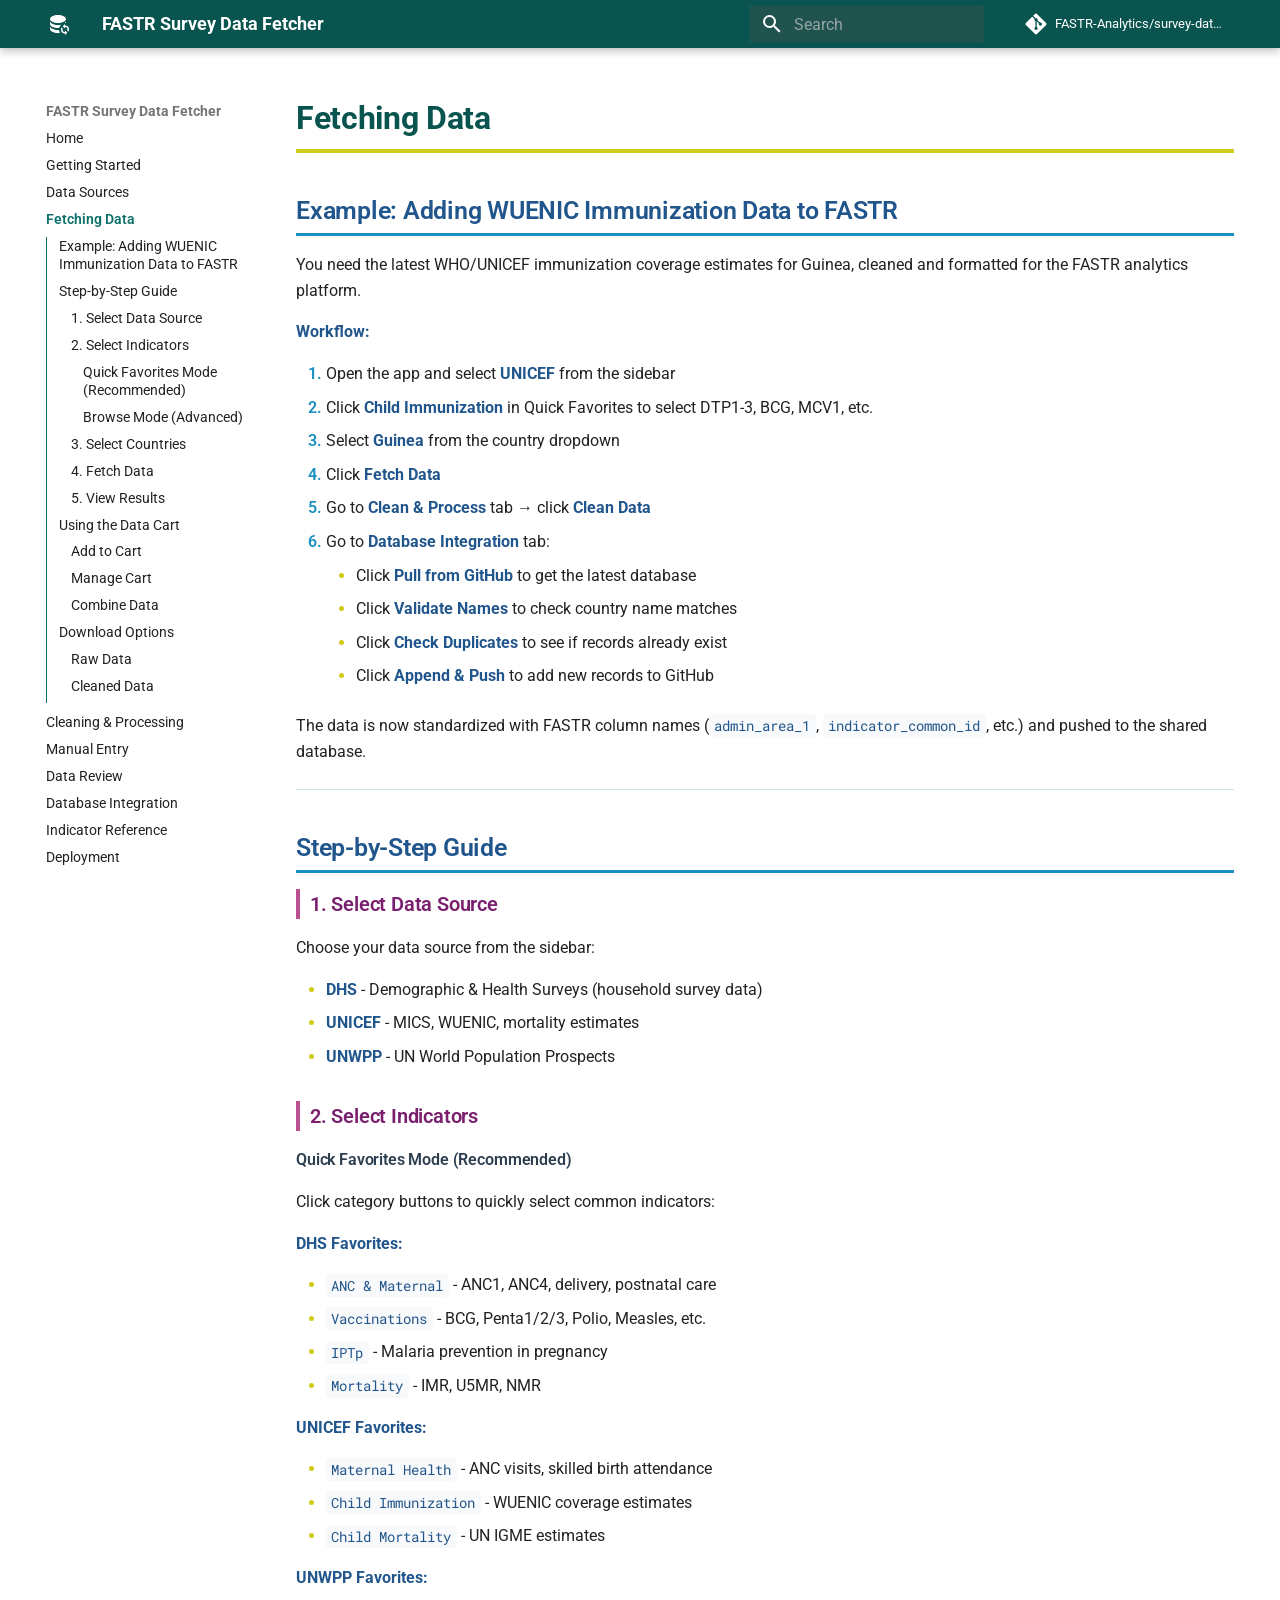
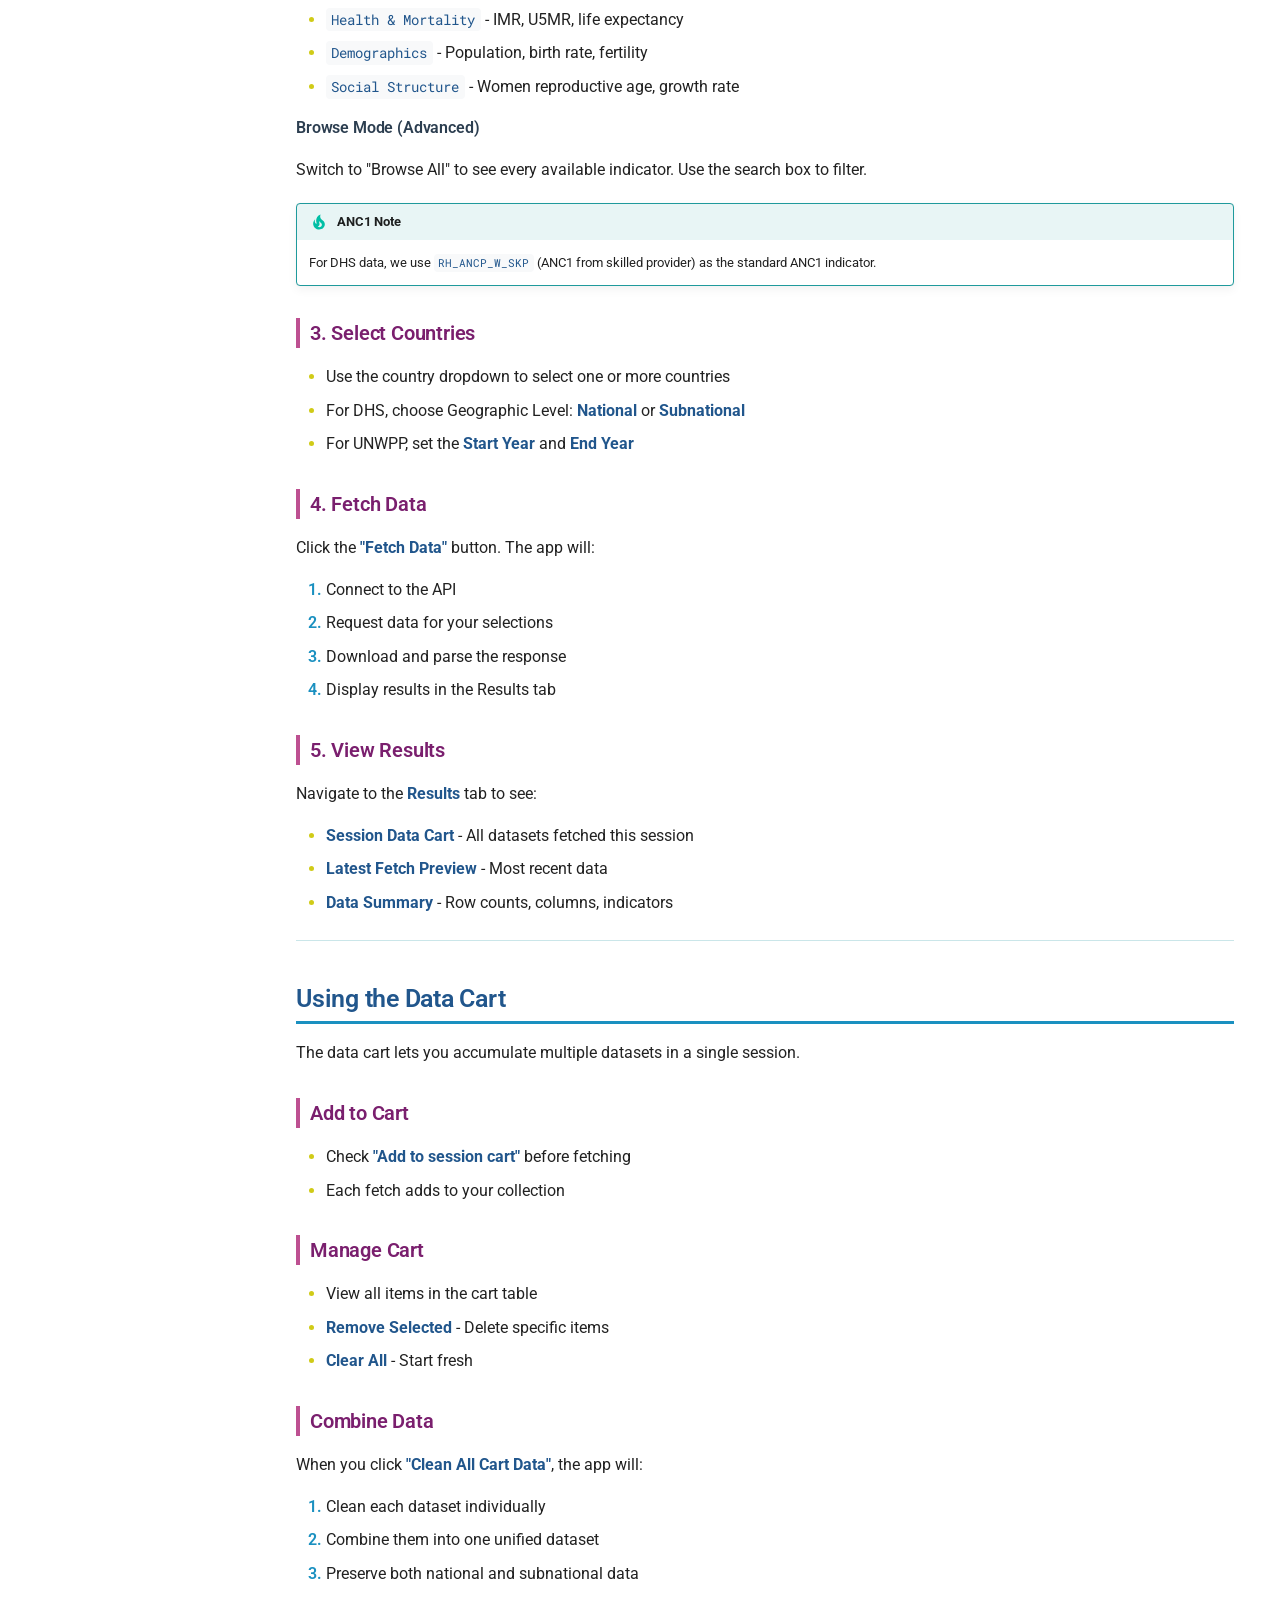
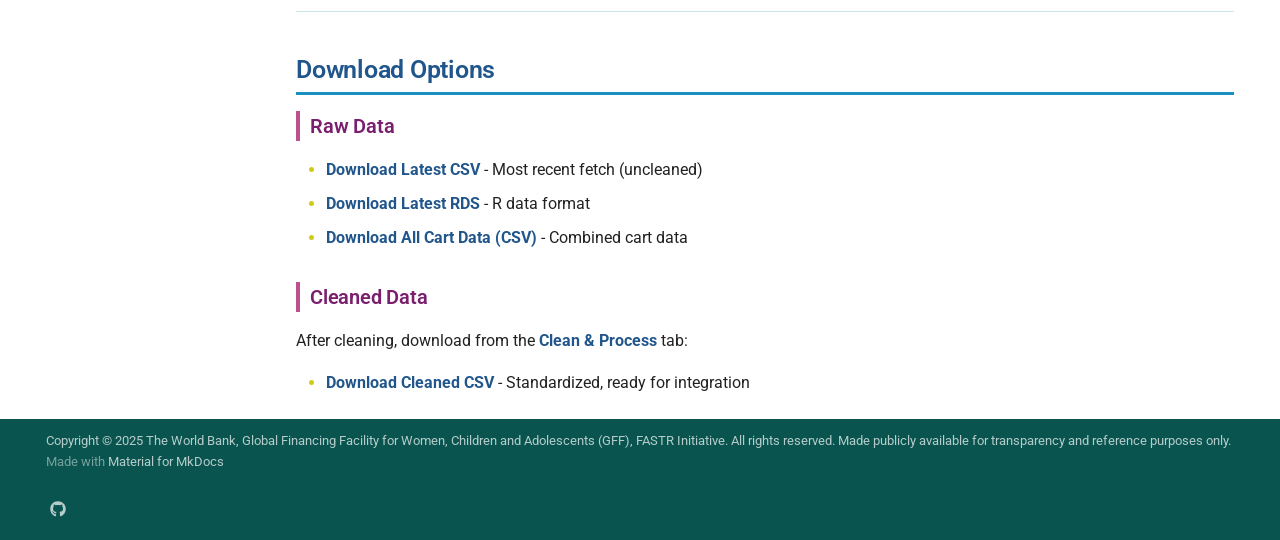
<file: fetching-data/index.html>
<!doctype html>
<html lang="en" class="no-js">
  <head>
    
      <meta charset="utf-8">
      <meta name="viewport" content="width=device-width,initial-scale=1">
      
        <meta name="description" content="Documentation for the FASTR Survey Data Fetcher application">
      
      
        <meta name="author" content="Claire Boulange / FASTR Analytics">
      
      
      
        <link rel="prev" href="../data-sources/">
      
      
        <link rel="next" href="../cleaning-processing/">
      
      
        
      
      
      <link rel="icon" href="../assets/images/favicon.png">
      <meta name="generator" content="mkdocs-1.6.1, mkdocs-material-9.7.1">
    
    
      
        <title>Fetching Data - FASTR Survey Data Fetcher</title>
      
    
    
      <link rel="stylesheet" href="../assets/stylesheets/main.484c7ddc.min.css">
      
        
        <link rel="stylesheet" href="../assets/stylesheets/palette.ab4e12ef.min.css">
      
      


    
    
      
    
    
      
        
        
        <link rel="preconnect" href="https://fonts.gstatic.com" crossorigin>
        <link rel="stylesheet" href="https://fonts.googleapis.com/css?family=Roboto:300,300i,400,400i,700,700i%7CRoboto+Mono:400,400i,700,700i&display=fallback">
        <style>:root{--md-text-font:"Roboto";--md-code-font:"Roboto Mono"}</style>
      
    
    
      <link rel="stylesheet" href="../stylesheets/custom.css">
    
    <script>__md_scope=new URL("..",location),__md_hash=e=>[...e].reduce(((e,_)=>(e<<5)-e+_.charCodeAt(0)),0),__md_get=(e,_=localStorage,t=__md_scope)=>JSON.parse(_.getItem(t.pathname+"."+e)),__md_set=(e,_,t=localStorage,a=__md_scope)=>{try{t.setItem(a.pathname+"."+e,JSON.stringify(_))}catch(e){}}</script>
    
      

    
    
  </head>
  
  
    
    
    
    
    
    <body dir="ltr" data-md-color-scheme="default" data-md-color-primary="custom" data-md-color-accent="custom">
  
    
    <input class="md-toggle" data-md-toggle="drawer" type="checkbox" id="__drawer" autocomplete="off">
    <input class="md-toggle" data-md-toggle="search" type="checkbox" id="__search" autocomplete="off">
    <label class="md-overlay" for="__drawer"></label>
    <div data-md-component="skip">
      
        
        <a href="#fetching-data" class="md-skip">
          Skip to content
        </a>
      
    </div>
    <div data-md-component="announce">
      
    </div>
    
    
      

  

<header class="md-header md-header--shadow" data-md-component="header">
  <nav class="md-header__inner md-grid" aria-label="Header">
    <a href=".." title="FASTR Survey Data Fetcher" class="md-header__button md-logo" aria-label="FASTR Survey Data Fetcher" data-md-component="logo">
      
  
  <svg xmlns="http://www.w3.org/2000/svg" viewBox="0 0 24 24"><path d="M19 12v1.5a4 4 0 0 1 4 4c0 .82-.25 1.58-.67 2.21l-1.09-1.09c.17-.34.26-.72.26-1.12A2.5 2.5 0 0 0 19 15v1.5l-2.25-2.25zm0 11v-1.5a4 4 0 0 1-4-4c0-.82.25-1.58.67-2.21l1.09 1.09c-.17.34-.26.72-.26 1.12A2.5 2.5 0 0 0 19 20v-1.5l2.25 2.25zM12 3c4.42 0 8 1.79 8 4s-3.58 4-8 4-8-1.79-8-4 3.58-4 8-4M4 9c0 2.21 3.58 4 8 4 1.11 0 2.17-.11 3.14-.32-.95.86-1.64 1.99-1.96 3.28L12 16c-4.42 0-8-1.79-8-4zm16 0v2h-.5l-.6.03c.7-.6 1.1-1.29 1.1-2.03M4 14c0 2.21 3.58 4 8 4l1-.03c.09 1.06.42 2.03.95 2.91L12 21c-4.42 0-8-1.79-8-4z"/></svg>

    </a>
    <label class="md-header__button md-icon" for="__drawer">
      
      <svg xmlns="http://www.w3.org/2000/svg" viewBox="0 0 24 24"><path d="M3 6h18v2H3zm0 5h18v2H3zm0 5h18v2H3z"/></svg>
    </label>
    <div class="md-header__title" data-md-component="header-title">
      <div class="md-header__ellipsis">
        <div class="md-header__topic">
          <span class="md-ellipsis">
            FASTR Survey Data Fetcher
          </span>
        </div>
        <div class="md-header__topic" data-md-component="header-topic">
          <span class="md-ellipsis">
            
              Fetching Data
            
          </span>
        </div>
      </div>
    </div>
    
      
    
    
    
    
      
      
        <label class="md-header__button md-icon" for="__search">
          
          <svg xmlns="http://www.w3.org/2000/svg" viewBox="0 0 24 24"><path d="M9.5 3A6.5 6.5 0 0 1 16 9.5c0 1.61-.59 3.09-1.56 4.23l.27.27h.79l5 5-1.5 1.5-5-5v-.79l-.27-.27A6.52 6.52 0 0 1 9.5 16 6.5 6.5 0 0 1 3 9.5 6.5 6.5 0 0 1 9.5 3m0 2C7 5 5 7 5 9.5S7 14 9.5 14 14 12 14 9.5 12 5 9.5 5"/></svg>
        </label>
        <div class="md-search" data-md-component="search" role="dialog">
  <label class="md-search__overlay" for="__search"></label>
  <div class="md-search__inner" role="search">
    <form class="md-search__form" name="search">
      <input type="text" class="md-search__input" name="query" aria-label="Search" placeholder="Search" autocapitalize="off" autocorrect="off" autocomplete="off" spellcheck="false" data-md-component="search-query" required>
      <label class="md-search__icon md-icon" for="__search">
        
        <svg xmlns="http://www.w3.org/2000/svg" viewBox="0 0 24 24"><path d="M9.5 3A6.5 6.5 0 0 1 16 9.5c0 1.61-.59 3.09-1.56 4.23l.27.27h.79l5 5-1.5 1.5-5-5v-.79l-.27-.27A6.52 6.52 0 0 1 9.5 16 6.5 6.5 0 0 1 3 9.5 6.5 6.5 0 0 1 9.5 3m0 2C7 5 5 7 5 9.5S7 14 9.5 14 14 12 14 9.5 12 5 9.5 5"/></svg>
        
        <svg xmlns="http://www.w3.org/2000/svg" viewBox="0 0 24 24"><path d="M20 11v2H8l5.5 5.5-1.42 1.42L4.16 12l7.92-7.92L13.5 5.5 8 11z"/></svg>
      </label>
      <nav class="md-search__options" aria-label="Search">
        
        <button type="reset" class="md-search__icon md-icon" title="Clear" aria-label="Clear" tabindex="-1">
          
          <svg xmlns="http://www.w3.org/2000/svg" viewBox="0 0 24 24"><path d="M19 6.41 17.59 5 12 10.59 6.41 5 5 6.41 10.59 12 5 17.59 6.41 19 12 13.41 17.59 19 19 17.59 13.41 12z"/></svg>
        </button>
      </nav>
      
    </form>
    <div class="md-search__output">
      <div class="md-search__scrollwrap" tabindex="0" data-md-scrollfix>
        <div class="md-search-result" data-md-component="search-result">
          <div class="md-search-result__meta">
            Initializing search
          </div>
          <ol class="md-search-result__list" role="presentation"></ol>
        </div>
      </div>
    </div>
  </div>
</div>
      
    
    
      <div class="md-header__source">
        <a href="https://github.com/FASTR-Analytics/survey-data-fetcher" title="Go to repository" class="md-source" data-md-component="source">
  <div class="md-source__icon md-icon">
    
    <svg xmlns="http://www.w3.org/2000/svg" viewBox="0 0 448 512"><!--! Font Awesome Free 7.1.0 by @fontawesome - https://fontawesome.com License - https://fontawesome.com/license/free (Icons: CC BY 4.0, Fonts: SIL OFL 1.1, Code: MIT License) Copyright 2025 Fonticons, Inc.--><path d="M439.6 236.1 244 40.5c-5.4-5.5-12.8-8.5-20.4-8.5s-15 3-20.4 8.4L162.5 81l51.5 51.5c27.1-9.1 52.7 16.8 43.4 43.7l49.7 49.7c34.2-11.8 61.2 31 35.5 56.7-26.5 26.5-70.2-2.9-56-37.3L240.3 199v121.9c25.3 12.5 22.3 41.8 9.1 55-6.4 6.4-15.2 10.1-24.3 10.1s-17.8-3.6-24.3-10.1c-17.6-17.6-11.1-46.9 11.2-56v-123c-20.8-8.5-24.6-30.7-18.6-45L142.6 101 8.5 235.1C3 240.6 0 247.9 0 255.5s3 15 8.5 20.4l195.6 195.7c5.4 5.4 12.7 8.4 20.4 8.4s15-3 20.4-8.4l194.7-194.7c5.4-5.4 8.4-12.8 8.4-20.4s-3-15-8.4-20.4"/></svg>
  </div>
  <div class="md-source__repository">
    FASTR-Analytics/survey-data-fetcher
  </div>
</a>
      </div>
    
  </nav>
  
</header>
    
    <div class="md-container" data-md-component="container">
      
      
        
          
        
      
      <main class="md-main" data-md-component="main">
        <div class="md-main__inner md-grid">
          
            
              
              <div class="md-sidebar md-sidebar--primary" data-md-component="sidebar" data-md-type="navigation" >
                <div class="md-sidebar__scrollwrap">
                  <div class="md-sidebar__inner">
                    



  

<nav class="md-nav md-nav--primary md-nav--integrated" aria-label="Navigation" data-md-level="0">
  <label class="md-nav__title" for="__drawer">
    <a href=".." title="FASTR Survey Data Fetcher" class="md-nav__button md-logo" aria-label="FASTR Survey Data Fetcher" data-md-component="logo">
      
  
  <svg xmlns="http://www.w3.org/2000/svg" viewBox="0 0 24 24"><path d="M19 12v1.5a4 4 0 0 1 4 4c0 .82-.25 1.58-.67 2.21l-1.09-1.09c.17-.34.26-.72.26-1.12A2.5 2.5 0 0 0 19 15v1.5l-2.25-2.25zm0 11v-1.5a4 4 0 0 1-4-4c0-.82.25-1.58.67-2.21l1.09 1.09c-.17.34-.26.72-.26 1.12A2.5 2.5 0 0 0 19 20v-1.5l2.25 2.25zM12 3c4.42 0 8 1.79 8 4s-3.58 4-8 4-8-1.79-8-4 3.58-4 8-4M4 9c0 2.21 3.58 4 8 4 1.11 0 2.17-.11 3.14-.32-.95.86-1.64 1.99-1.96 3.28L12 16c-4.42 0-8-1.79-8-4zm16 0v2h-.5l-.6.03c.7-.6 1.1-1.29 1.1-2.03M4 14c0 2.21 3.58 4 8 4l1-.03c.09 1.06.42 2.03.95 2.91L12 21c-4.42 0-8-1.79-8-4z"/></svg>

    </a>
    FASTR Survey Data Fetcher
  </label>
  
    <div class="md-nav__source">
      <a href="https://github.com/FASTR-Analytics/survey-data-fetcher" title="Go to repository" class="md-source" data-md-component="source">
  <div class="md-source__icon md-icon">
    
    <svg xmlns="http://www.w3.org/2000/svg" viewBox="0 0 448 512"><!--! Font Awesome Free 7.1.0 by @fontawesome - https://fontawesome.com License - https://fontawesome.com/license/free (Icons: CC BY 4.0, Fonts: SIL OFL 1.1, Code: MIT License) Copyright 2025 Fonticons, Inc.--><path d="M439.6 236.1 244 40.5c-5.4-5.5-12.8-8.5-20.4-8.5s-15 3-20.4 8.4L162.5 81l51.5 51.5c27.1-9.1 52.7 16.8 43.4 43.7l49.7 49.7c34.2-11.8 61.2 31 35.5 56.7-26.5 26.5-70.2-2.9-56-37.3L240.3 199v121.9c25.3 12.5 22.3 41.8 9.1 55-6.4 6.4-15.2 10.1-24.3 10.1s-17.8-3.6-24.3-10.1c-17.6-17.6-11.1-46.9 11.2-56v-123c-20.8-8.5-24.6-30.7-18.6-45L142.6 101 8.5 235.1C3 240.6 0 247.9 0 255.5s3 15 8.5 20.4l195.6 195.7c5.4 5.4 12.7 8.4 20.4 8.4s15-3 20.4-8.4l194.7-194.7c5.4-5.4 8.4-12.8 8.4-20.4s-3-15-8.4-20.4"/></svg>
  </div>
  <div class="md-source__repository">
    FASTR-Analytics/survey-data-fetcher
  </div>
</a>
    </div>
  
  <ul class="md-nav__list" data-md-scrollfix>
    
      
      
  
  
  
  
    <li class="md-nav__item">
      <a href=".." class="md-nav__link">
        
  
  
  <span class="md-ellipsis">
    
  
    Home
  

    
  </span>
  
  

      </a>
    </li>
  

    
      
      
  
  
  
  
    <li class="md-nav__item">
      <a href="../getting-started/" class="md-nav__link">
        
  
  
  <span class="md-ellipsis">
    
  
    Getting Started
  

    
  </span>
  
  

      </a>
    </li>
  

    
      
      
  
  
  
  
    <li class="md-nav__item">
      <a href="../data-sources/" class="md-nav__link">
        
  
  
  <span class="md-ellipsis">
    
  
    Data Sources
  

    
  </span>
  
  

      </a>
    </li>
  

    
      
      
  
  
    
  
  
  
    <li class="md-nav__item md-nav__item--active">
      
      <input class="md-nav__toggle md-toggle" type="checkbox" id="__toc">
      
      
        
      
      
        <label class="md-nav__link md-nav__link--active" for="__toc">
          
  
  
  <span class="md-ellipsis">
    
  
    Fetching Data
  

    
  </span>
  
  

          <span class="md-nav__icon md-icon"></span>
        </label>
      
      <a href="./" class="md-nav__link md-nav__link--active">
        
  
  
  <span class="md-ellipsis">
    
  
    Fetching Data
  

    
  </span>
  
  

      </a>
      
        

<nav class="md-nav md-nav--secondary" aria-label="Table of contents">
  
  
  
    
  
  
    <label class="md-nav__title" for="__toc">
      <span class="md-nav__icon md-icon"></span>
      Table of contents
    </label>
    <ul class="md-nav__list" data-md-component="toc" data-md-scrollfix>
      
        <li class="md-nav__item">
  <a href="#example-adding-wuenic-immunization-data-to-fastr" class="md-nav__link">
    <span class="md-ellipsis">
      
        Example: Adding WUENIC Immunization Data to FASTR
      
    </span>
  </a>
  
</li>
      
        <li class="md-nav__item">
  <a href="#step-by-step-guide" class="md-nav__link">
    <span class="md-ellipsis">
      
        Step-by-Step Guide
      
    </span>
  </a>
  
    <nav class="md-nav" aria-label="Step-by-Step Guide">
      <ul class="md-nav__list">
        
          <li class="md-nav__item">
  <a href="#1-select-data-source" class="md-nav__link">
    <span class="md-ellipsis">
      
        1. Select Data Source
      
    </span>
  </a>
  
</li>
        
          <li class="md-nav__item">
  <a href="#2-select-indicators" class="md-nav__link">
    <span class="md-ellipsis">
      
        2. Select Indicators
      
    </span>
  </a>
  
    <nav class="md-nav" aria-label="2. Select Indicators">
      <ul class="md-nav__list">
        
          <li class="md-nav__item">
  <a href="#quick-favorites-mode-recommended" class="md-nav__link">
    <span class="md-ellipsis">
      
        Quick Favorites Mode (Recommended)
      
    </span>
  </a>
  
</li>
        
          <li class="md-nav__item">
  <a href="#browse-mode-advanced" class="md-nav__link">
    <span class="md-ellipsis">
      
        Browse Mode (Advanced)
      
    </span>
  </a>
  
</li>
        
      </ul>
    </nav>
  
</li>
        
          <li class="md-nav__item">
  <a href="#3-select-countries" class="md-nav__link">
    <span class="md-ellipsis">
      
        3. Select Countries
      
    </span>
  </a>
  
</li>
        
          <li class="md-nav__item">
  <a href="#4-fetch-data" class="md-nav__link">
    <span class="md-ellipsis">
      
        4. Fetch Data
      
    </span>
  </a>
  
</li>
        
          <li class="md-nav__item">
  <a href="#5-view-results" class="md-nav__link">
    <span class="md-ellipsis">
      
        5. View Results
      
    </span>
  </a>
  
</li>
        
      </ul>
    </nav>
  
</li>
      
        <li class="md-nav__item">
  <a href="#using-the-data-cart" class="md-nav__link">
    <span class="md-ellipsis">
      
        Using the Data Cart
      
    </span>
  </a>
  
    <nav class="md-nav" aria-label="Using the Data Cart">
      <ul class="md-nav__list">
        
          <li class="md-nav__item">
  <a href="#add-to-cart" class="md-nav__link">
    <span class="md-ellipsis">
      
        Add to Cart
      
    </span>
  </a>
  
</li>
        
          <li class="md-nav__item">
  <a href="#manage-cart" class="md-nav__link">
    <span class="md-ellipsis">
      
        Manage Cart
      
    </span>
  </a>
  
</li>
        
          <li class="md-nav__item">
  <a href="#combine-data" class="md-nav__link">
    <span class="md-ellipsis">
      
        Combine Data
      
    </span>
  </a>
  
</li>
        
      </ul>
    </nav>
  
</li>
      
        <li class="md-nav__item">
  <a href="#download-options" class="md-nav__link">
    <span class="md-ellipsis">
      
        Download Options
      
    </span>
  </a>
  
    <nav class="md-nav" aria-label="Download Options">
      <ul class="md-nav__list">
        
          <li class="md-nav__item">
  <a href="#raw-data" class="md-nav__link">
    <span class="md-ellipsis">
      
        Raw Data
      
    </span>
  </a>
  
</li>
        
          <li class="md-nav__item">
  <a href="#cleaned-data" class="md-nav__link">
    <span class="md-ellipsis">
      
        Cleaned Data
      
    </span>
  </a>
  
</li>
        
      </ul>
    </nav>
  
</li>
      
    </ul>
  
</nav>
      
    </li>
  

    
      
      
  
  
  
  
    <li class="md-nav__item">
      <a href="../cleaning-processing/" class="md-nav__link">
        
  
  
  <span class="md-ellipsis">
    
  
    Cleaning & Processing
  

    
  </span>
  
  

      </a>
    </li>
  

    
      
      
  
  
  
  
    <li class="md-nav__item">
      <a href="../manual-entry/" class="md-nav__link">
        
  
  
  <span class="md-ellipsis">
    
  
    Manual Entry
  

    
  </span>
  
  

      </a>
    </li>
  

    
      
      
  
  
  
  
    <li class="md-nav__item">
      <a href="../data-review/" class="md-nav__link">
        
  
  
  <span class="md-ellipsis">
    
  
    Data Review
  

    
  </span>
  
  

      </a>
    </li>
  

    
      
      
  
  
  
  
    <li class="md-nav__item">
      <a href="../database-integration/" class="md-nav__link">
        
  
  
  <span class="md-ellipsis">
    
  
    Database Integration
  

    
  </span>
  
  

      </a>
    </li>
  

    
      
      
  
  
  
  
    <li class="md-nav__item">
      <a href="../indicators/" class="md-nav__link">
        
  
  
  <span class="md-ellipsis">
    
  
    Indicator Reference
  

    
  </span>
  
  

      </a>
    </li>
  

    
      
      
  
  
  
  
    <li class="md-nav__item">
      <a href="../deployment/" class="md-nav__link">
        
  
  
  <span class="md-ellipsis">
    
  
    Deployment
  

    
  </span>
  
  

      </a>
    </li>
  

    
  </ul>
</nav>
                  </div>
                </div>
              </div>
            
            
          
          
            <div class="md-content" data-md-component="content">
              
              <article class="md-content__inner md-typeset">
                
                  


  
  


<h1 id="fetching-data">Fetching Data<a class="headerlink" href="#fetching-data" title="Permanent link">&para;</a></h1>
<h2 id="example-adding-wuenic-immunization-data-to-fastr">Example: Adding WUENIC Immunization Data to FASTR<a class="headerlink" href="#example-adding-wuenic-immunization-data-to-fastr" title="Permanent link">&para;</a></h2>
<p>You need the latest WHO/UNICEF immunization coverage estimates for Guinea, cleaned and formatted for the FASTR analytics platform.</p>
<p><strong>Workflow:</strong></p>
<ol>
<li>Open the app and select <strong>UNICEF</strong> from the sidebar</li>
<li>Click <strong>Child Immunization</strong> in Quick Favorites to select DTP1-3, BCG, MCV1, etc.</li>
<li>Select <strong>Guinea</strong> from the country dropdown</li>
<li>Click <strong>Fetch Data</strong></li>
<li>Go to <strong>Clean &amp; Process</strong> tab → click <strong>Clean Data</strong></li>
<li>Go to <strong>Database Integration</strong> tab:<ul>
<li>Click <strong>Pull from GitHub</strong> to get the latest database</li>
<li>Click <strong>Validate Names</strong> to check country name matches</li>
<li>Click <strong>Check Duplicates</strong> to see if records already exist</li>
<li>Click <strong>Append &amp; Push</strong> to add new records to GitHub</li>
</ul>
</li>
</ol>
<p>The data is now standardized with FASTR column names (<code>admin_area_1</code>, <code>indicator_common_id</code>, etc.) and pushed to the shared database.</p>
<hr />
<h2 id="step-by-step-guide">Step-by-Step Guide<a class="headerlink" href="#step-by-step-guide" title="Permanent link">&para;</a></h2>
<h3 id="1-select-data-source">1. Select Data Source<a class="headerlink" href="#1-select-data-source" title="Permanent link">&para;</a></h3>
<p>Choose your data source from the sidebar:</p>
<ul>
<li><strong>DHS</strong> - Demographic &amp; Health Surveys (household survey data)</li>
<li><strong>UNICEF</strong> - MICS, WUENIC, mortality estimates</li>
<li><strong>UNWPP</strong> - UN World Population Prospects</li>
</ul>
<h3 id="2-select-indicators">2. Select Indicators<a class="headerlink" href="#2-select-indicators" title="Permanent link">&para;</a></h3>
<h4 id="quick-favorites-mode-recommended">Quick Favorites Mode (Recommended)<a class="headerlink" href="#quick-favorites-mode-recommended" title="Permanent link">&para;</a></h4>
<p>Click category buttons to quickly select common indicators:</p>
<p><strong>DHS Favorites:</strong></p>
<ul>
<li><code>ANC &amp; Maternal</code> - ANC1, ANC4, delivery, postnatal care</li>
<li><code>Vaccinations</code> - BCG, Penta1/2/3, Polio, Measles, etc.</li>
<li><code>IPTp</code> - Malaria prevention in pregnancy</li>
<li><code>Mortality</code> - IMR, U5MR, NMR</li>
</ul>
<p><strong>UNICEF Favorites:</strong></p>
<ul>
<li><code>Maternal Health</code> - ANC visits, skilled birth attendance</li>
<li><code>Child Immunization</code> - WUENIC coverage estimates</li>
<li><code>Child Mortality</code> - UN IGME estimates</li>
</ul>
<p><strong>UNWPP Favorites:</strong></p>
<ul>
<li><code>Health &amp; Mortality</code> - IMR, U5MR, life expectancy</li>
<li><code>Demographics</code> - Population, birth rate, fertility</li>
<li><code>Social Structure</code> - Women reproductive age, growth rate</li>
</ul>
<h4 id="browse-mode-advanced">Browse Mode (Advanced)<a class="headerlink" href="#browse-mode-advanced" title="Permanent link">&para;</a></h4>
<p>Switch to "Browse All" to see every available indicator. Use the search box to filter.</p>
<div class="admonition tip">
<p class="admonition-title">ANC1 Note</p>
<p>For DHS data, we use <code>RH_ANCP_W_SKP</code> (ANC1 from skilled provider) as the standard ANC1 indicator.</p>
</div>
<h3 id="3-select-countries">3. Select Countries<a class="headerlink" href="#3-select-countries" title="Permanent link">&para;</a></h3>
<ul>
<li>Use the country dropdown to select one or more countries</li>
<li>For DHS, choose Geographic Level: <strong>National</strong> or <strong>Subnational</strong></li>
<li>For UNWPP, set the <strong>Start Year</strong> and <strong>End Year</strong></li>
</ul>
<h3 id="4-fetch-data">4. Fetch Data<a class="headerlink" href="#4-fetch-data" title="Permanent link">&para;</a></h3>
<p>Click the <strong>"Fetch Data"</strong> button. The app will:</p>
<ol>
<li>Connect to the API</li>
<li>Request data for your selections</li>
<li>Download and parse the response</li>
<li>Display results in the Results tab</li>
</ol>
<h3 id="5-view-results">5. View Results<a class="headerlink" href="#5-view-results" title="Permanent link">&para;</a></h3>
<p>Navigate to the <strong>Results</strong> tab to see:</p>
<ul>
<li><strong>Session Data Cart</strong> - All datasets fetched this session</li>
<li><strong>Latest Fetch Preview</strong> - Most recent data</li>
<li><strong>Data Summary</strong> - Row counts, columns, indicators</li>
</ul>
<hr />
<h2 id="using-the-data-cart">Using the Data Cart<a class="headerlink" href="#using-the-data-cart" title="Permanent link">&para;</a></h2>
<p>The data cart lets you accumulate multiple datasets in a single session.</p>
<h3 id="add-to-cart">Add to Cart<a class="headerlink" href="#add-to-cart" title="Permanent link">&para;</a></h3>
<ul>
<li>Check <strong>"Add to session cart"</strong> before fetching</li>
<li>Each fetch adds to your collection</li>
</ul>
<h3 id="manage-cart">Manage Cart<a class="headerlink" href="#manage-cart" title="Permanent link">&para;</a></h3>
<ul>
<li>View all items in the cart table</li>
<li><strong>Remove Selected</strong> - Delete specific items</li>
<li><strong>Clear All</strong> - Start fresh</li>
</ul>
<h3 id="combine-data">Combine Data<a class="headerlink" href="#combine-data" title="Permanent link">&para;</a></h3>
<p>When you click <strong>"Clean All Cart Data"</strong>, the app will:</p>
<ol>
<li>Clean each dataset individually</li>
<li>Combine them into one unified dataset</li>
<li>Preserve both national and subnational data</li>
</ol>
<hr />
<h2 id="download-options">Download Options<a class="headerlink" href="#download-options" title="Permanent link">&para;</a></h2>
<h3 id="raw-data">Raw Data<a class="headerlink" href="#raw-data" title="Permanent link">&para;</a></h3>
<ul>
<li><strong>Download Latest CSV</strong> - Most recent fetch (uncleaned)</li>
<li><strong>Download Latest RDS</strong> - R data format</li>
<li><strong>Download All Cart Data (CSV)</strong> - Combined cart data</li>
</ul>
<h3 id="cleaned-data">Cleaned Data<a class="headerlink" href="#cleaned-data" title="Permanent link">&para;</a></h3>
<p>After cleaning, download from the <strong>Clean &amp; Process</strong> tab:</p>
<ul>
<li><strong>Download Cleaned CSV</strong> - Standardized, ready for integration</li>
</ul>












                
              </article>
            </div>
          
          
<script>var target=document.getElementById(location.hash.slice(1));target&&target.name&&(target.checked=target.name.startsWith("__tabbed_"))</script>
        </div>
        
      </main>
      
        <footer class="md-footer">
  
  <div class="md-footer-meta md-typeset">
    <div class="md-footer-meta__inner md-grid">
      <div class="md-copyright">
  
    <div class="md-copyright__highlight">
      Copyright &copy; 2025 The World Bank, Global Financing Facility for Women, Children and Adolescents (GFF), FASTR Initiative. All rights reserved. Made publicly available for transparency and reference purposes only.

    </div>
  
  
    Made with
    <a href="https://squidfunk.github.io/mkdocs-material/" target="_blank" rel="noopener">
      Material for MkDocs
    </a>
  
</div>
      
        
<div class="md-social">
  
    
    
    
    
      
      
    
    <a href="https://github.com/FASTR-Analytics/survey-data-fetcher" target="_blank" rel="noopener" title="github.com" class="md-social__link">
      <svg xmlns="http://www.w3.org/2000/svg" viewBox="0 0 512 512"><!--! Font Awesome Free 7.1.0 by @fontawesome - https://fontawesome.com License - https://fontawesome.com/license/free (Icons: CC BY 4.0, Fonts: SIL OFL 1.1, Code: MIT License) Copyright 2025 Fonticons, Inc.--><path d="M173.9 397.4c0 2-2.3 3.6-5.2 3.6-3.3.3-5.6-1.3-5.6-3.6 0-2 2.3-3.6 5.2-3.6 3-.3 5.6 1.3 5.6 3.6m-31.1-4.5c-.7 2 1.3 4.3 4.3 4.9 2.6 1 5.6 0 6.2-2s-1.3-4.3-4.3-5.2c-2.6-.7-5.5.3-6.2 2.3m44.2-1.7c-2.9.7-4.9 2.6-4.6 4.9.3 2 2.9 3.3 5.9 2.6 2.9-.7 4.9-2.6 4.6-4.6-.3-1.9-3-3.2-5.9-2.9M252.8 8C114.1 8 8 113.3 8 252c0 110.9 69.8 205.8 169.5 239.2 12.8 2.3 17.3-5.6 17.3-12.1 0-6.2-.3-40.4-.3-61.4 0 0-70 15-84.7-29.8 0 0-11.4-29.1-27.8-36.6 0 0-22.9-15.7 1.6-15.4 0 0 24.9 2 38.6 25.8 21.9 38.6 58.6 27.5 72.9 20.9 2.3-16 8.8-27.1 16-33.7-55.9-6.2-112.3-14.3-112.3-110.5 0-27.5 7.6-41.3 23.6-58.9-2.6-6.5-11.1-33.3 2.6-67.9 20.9-6.5 69 27 69 27 20-5.6 41.5-8.5 62.8-8.5s42.8 2.9 62.8 8.5c0 0 48.1-33.6 69-27 13.7 34.7 5.2 61.4 2.6 67.9 16 17.7 25.8 31.5 25.8 58.9 0 96.5-58.9 104.2-114.8 110.5 9.2 7.9 17 22.9 17 46.4 0 33.7-.3 75.4-.3 83.6 0 6.5 4.6 14.4 17.3 12.1C436.2 457.8 504 362.9 504 252 504 113.3 391.5 8 252.8 8M105.2 352.9c-1.3 1-1 3.3.7 5.2 1.6 1.6 3.9 2.3 5.2 1 1.3-1 1-3.3-.7-5.2-1.6-1.6-3.9-2.3-5.2-1m-10.8-8.1c-.7 1.3.3 2.9 2.3 3.9 1.6 1 3.6.7 4.3-.7.7-1.3-.3-2.9-2.3-3.9-2-.6-3.6-.3-4.3.7m32.4 35.6c-1.6 1.3-1 4.3 1.3 6.2 2.3 2.3 5.2 2.6 6.5 1 1.3-1.3.7-4.3-1.3-6.2-2.2-2.3-5.2-2.6-6.5-1m-11.4-14.7c-1.6 1-1.6 3.6 0 5.9s4.3 3.3 5.6 2.3c1.6-1.3 1.6-3.9 0-6.2-1.4-2.3-4-3.3-5.6-2"/></svg>
    </a>
  
</div>
      
    </div>
  </div>
</footer>
      
    </div>
    <div class="md-dialog" data-md-component="dialog">
      <div class="md-dialog__inner md-typeset"></div>
    </div>
    
    
    
      
      
      <script id="__config" type="application/json">{"annotate": null, "base": "..", "features": ["navigation.sections", "navigation.expand", "toc.integrate"], "search": "../assets/javascripts/workers/search.2c215733.min.js", "tags": null, "translations": {"clipboard.copied": "Copied to clipboard", "clipboard.copy": "Copy to clipboard", "search.result.more.one": "1 more on this page", "search.result.more.other": "# more on this page", "search.result.none": "No matching documents", "search.result.one": "1 matching document", "search.result.other": "# matching documents", "search.result.placeholder": "Type to start searching", "search.result.term.missing": "Missing", "select.version": "Select version"}, "version": null}</script>
    
    
      <script src="../assets/javascripts/bundle.79ae519e.min.js"></script>
      
    
  </body>
</html>
</file>
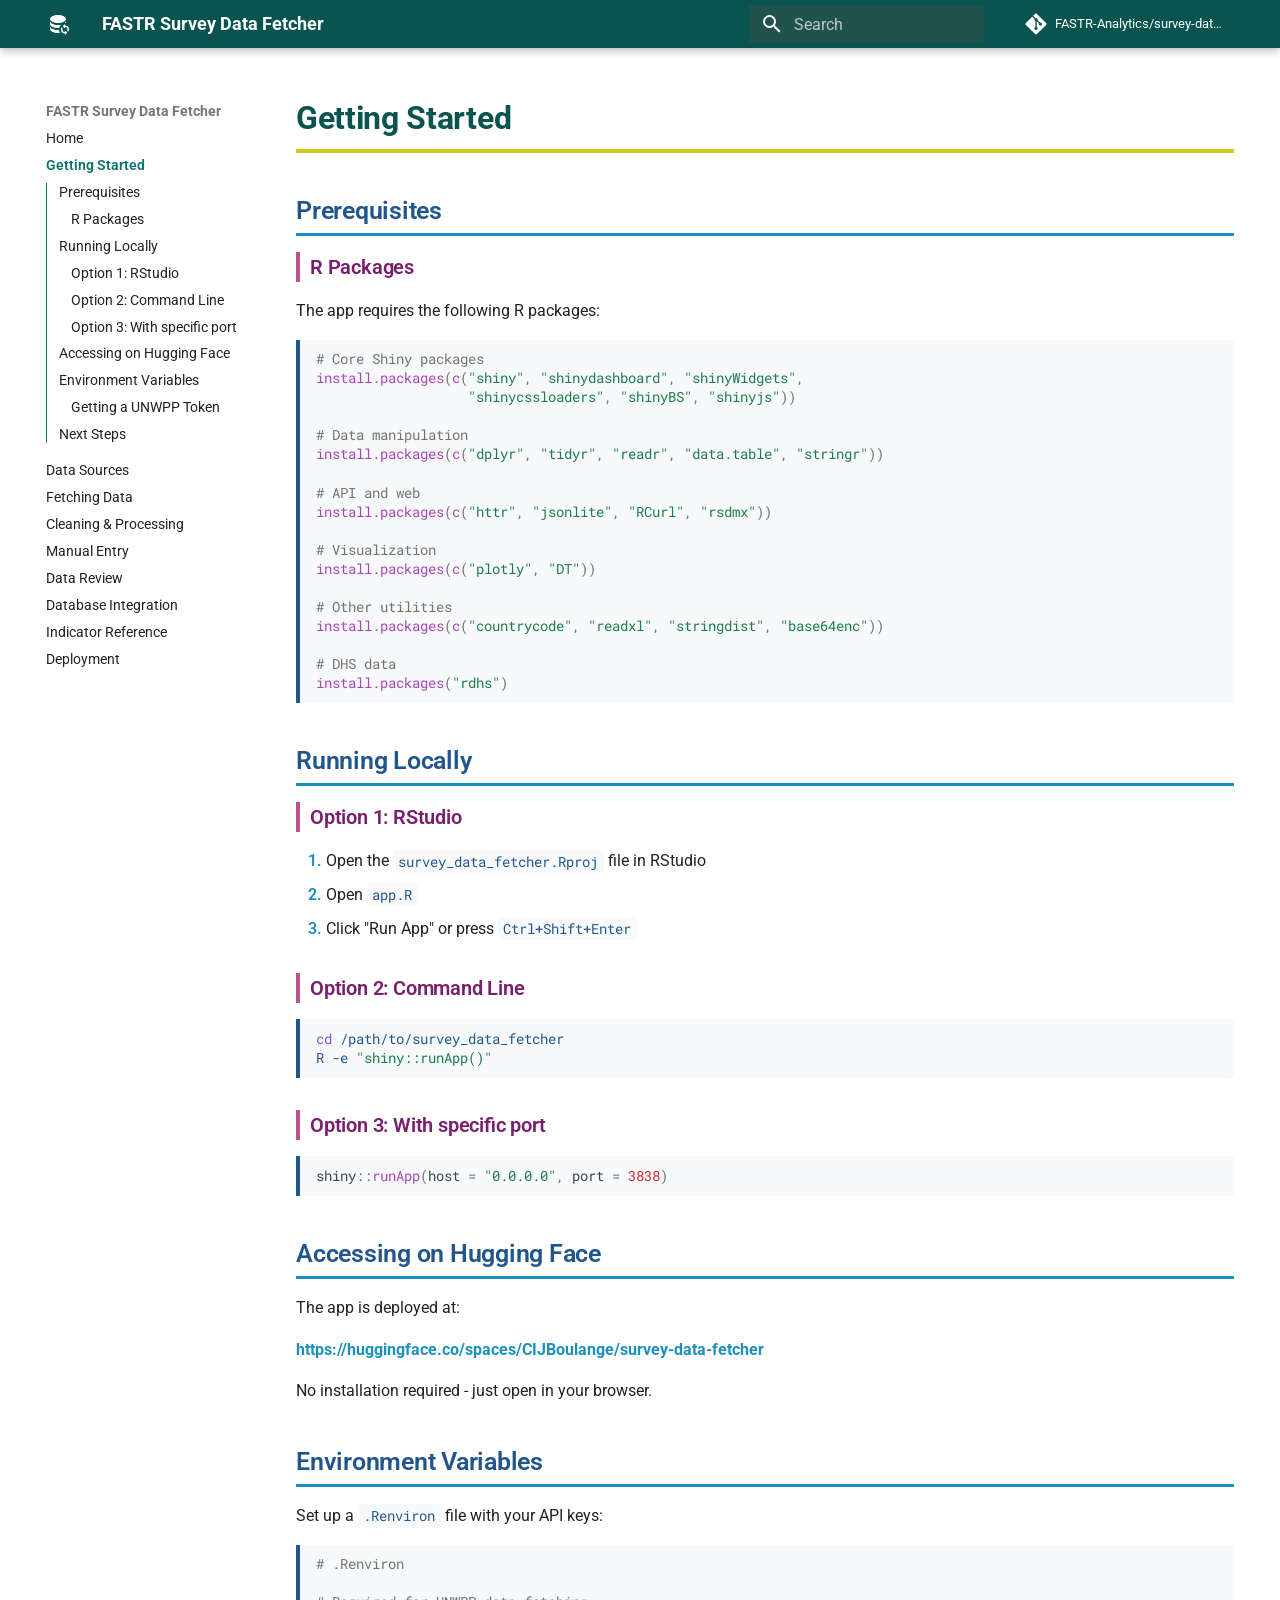
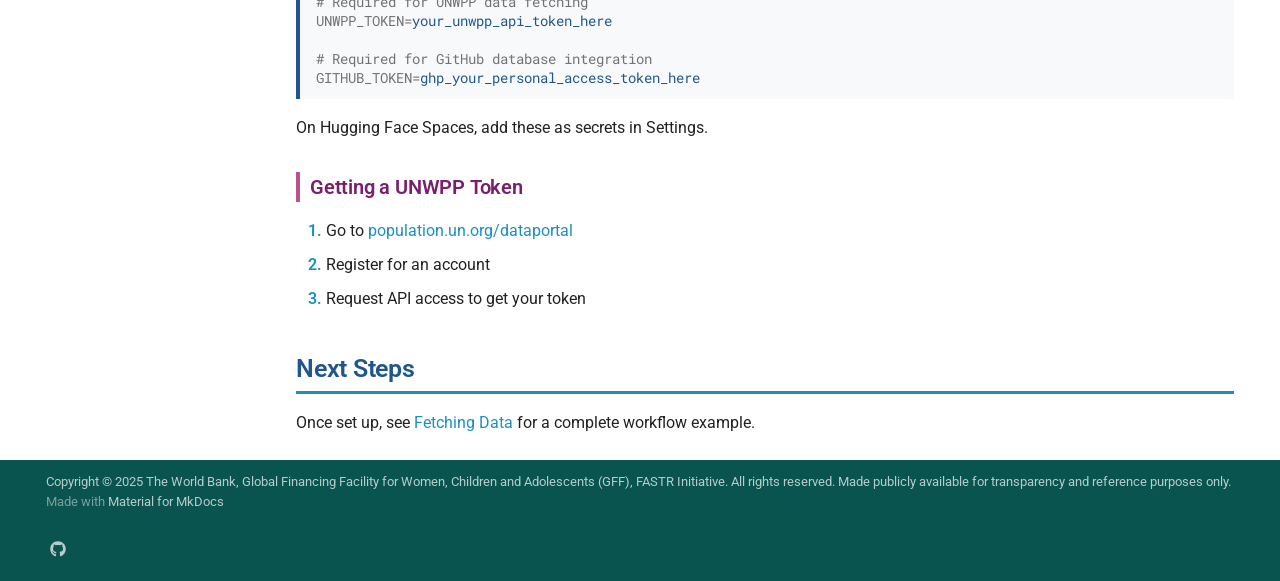
<file: getting-started/index.html>
<!doctype html>
<html lang="en" class="no-js">
  <head>
    
      <meta charset="utf-8">
      <meta name="viewport" content="width=device-width,initial-scale=1">
      
        <meta name="description" content="Documentation for the FASTR Survey Data Fetcher application">
      
      
        <meta name="author" content="Claire Boulange / FASTR Analytics">
      
      
      
        <link rel="prev" href="..">
      
      
        <link rel="next" href="../data-sources/">
      
      
        
      
      
      <link rel="icon" href="../assets/images/favicon.png">
      <meta name="generator" content="mkdocs-1.6.1, mkdocs-material-9.7.1">
    
    
      
        <title>Getting Started - FASTR Survey Data Fetcher</title>
      
    
    
      <link rel="stylesheet" href="../assets/stylesheets/main.484c7ddc.min.css">
      
        
        <link rel="stylesheet" href="../assets/stylesheets/palette.ab4e12ef.min.css">
      
      


    
    
      
    
    
      
        
        
        <link rel="preconnect" href="https://fonts.gstatic.com" crossorigin>
        <link rel="stylesheet" href="https://fonts.googleapis.com/css?family=Roboto:300,300i,400,400i,700,700i%7CRoboto+Mono:400,400i,700,700i&display=fallback">
        <style>:root{--md-text-font:"Roboto";--md-code-font:"Roboto Mono"}</style>
      
    
    
      <link rel="stylesheet" href="../stylesheets/custom.css">
    
    <script>__md_scope=new URL("..",location),__md_hash=e=>[...e].reduce(((e,_)=>(e<<5)-e+_.charCodeAt(0)),0),__md_get=(e,_=localStorage,t=__md_scope)=>JSON.parse(_.getItem(t.pathname+"."+e)),__md_set=(e,_,t=localStorage,a=__md_scope)=>{try{t.setItem(a.pathname+"."+e,JSON.stringify(_))}catch(e){}}</script>
    
      

    
    
  </head>
  
  
    
    
    
    
    
    <body dir="ltr" data-md-color-scheme="default" data-md-color-primary="custom" data-md-color-accent="custom">
  
    
    <input class="md-toggle" data-md-toggle="drawer" type="checkbox" id="__drawer" autocomplete="off">
    <input class="md-toggle" data-md-toggle="search" type="checkbox" id="__search" autocomplete="off">
    <label class="md-overlay" for="__drawer"></label>
    <div data-md-component="skip">
      
        
        <a href="#getting-started" class="md-skip">
          Skip to content
        </a>
      
    </div>
    <div data-md-component="announce">
      
    </div>
    
    
      

  

<header class="md-header md-header--shadow" data-md-component="header">
  <nav class="md-header__inner md-grid" aria-label="Header">
    <a href=".." title="FASTR Survey Data Fetcher" class="md-header__button md-logo" aria-label="FASTR Survey Data Fetcher" data-md-component="logo">
      
  
  <svg xmlns="http://www.w3.org/2000/svg" viewBox="0 0 24 24"><path d="M19 12v1.5a4 4 0 0 1 4 4c0 .82-.25 1.58-.67 2.21l-1.09-1.09c.17-.34.26-.72.26-1.12A2.5 2.5 0 0 0 19 15v1.5l-2.25-2.25zm0 11v-1.5a4 4 0 0 1-4-4c0-.82.25-1.58.67-2.21l1.09 1.09c-.17.34-.26.72-.26 1.12A2.5 2.5 0 0 0 19 20v-1.5l2.25 2.25zM12 3c4.42 0 8 1.79 8 4s-3.58 4-8 4-8-1.79-8-4 3.58-4 8-4M4 9c0 2.21 3.58 4 8 4 1.11 0 2.17-.11 3.14-.32-.95.86-1.64 1.99-1.96 3.28L12 16c-4.42 0-8-1.79-8-4zm16 0v2h-.5l-.6.03c.7-.6 1.1-1.29 1.1-2.03M4 14c0 2.21 3.58 4 8 4l1-.03c.09 1.06.42 2.03.95 2.91L12 21c-4.42 0-8-1.79-8-4z"/></svg>

    </a>
    <label class="md-header__button md-icon" for="__drawer">
      
      <svg xmlns="http://www.w3.org/2000/svg" viewBox="0 0 24 24"><path d="M3 6h18v2H3zm0 5h18v2H3zm0 5h18v2H3z"/></svg>
    </label>
    <div class="md-header__title" data-md-component="header-title">
      <div class="md-header__ellipsis">
        <div class="md-header__topic">
          <span class="md-ellipsis">
            FASTR Survey Data Fetcher
          </span>
        </div>
        <div class="md-header__topic" data-md-component="header-topic">
          <span class="md-ellipsis">
            
              Getting Started
            
          </span>
        </div>
      </div>
    </div>
    
      
    
    
    
    
      
      
        <label class="md-header__button md-icon" for="__search">
          
          <svg xmlns="http://www.w3.org/2000/svg" viewBox="0 0 24 24"><path d="M9.5 3A6.5 6.5 0 0 1 16 9.5c0 1.61-.59 3.09-1.56 4.23l.27.27h.79l5 5-1.5 1.5-5-5v-.79l-.27-.27A6.52 6.52 0 0 1 9.5 16 6.5 6.5 0 0 1 3 9.5 6.5 6.5 0 0 1 9.5 3m0 2C7 5 5 7 5 9.5S7 14 9.5 14 14 12 14 9.5 12 5 9.5 5"/></svg>
        </label>
        <div class="md-search" data-md-component="search" role="dialog">
  <label class="md-search__overlay" for="__search"></label>
  <div class="md-search__inner" role="search">
    <form class="md-search__form" name="search">
      <input type="text" class="md-search__input" name="query" aria-label="Search" placeholder="Search" autocapitalize="off" autocorrect="off" autocomplete="off" spellcheck="false" data-md-component="search-query" required>
      <label class="md-search__icon md-icon" for="__search">
        
        <svg xmlns="http://www.w3.org/2000/svg" viewBox="0 0 24 24"><path d="M9.5 3A6.5 6.5 0 0 1 16 9.5c0 1.61-.59 3.09-1.56 4.23l.27.27h.79l5 5-1.5 1.5-5-5v-.79l-.27-.27A6.52 6.52 0 0 1 9.5 16 6.5 6.5 0 0 1 3 9.5 6.5 6.5 0 0 1 9.5 3m0 2C7 5 5 7 5 9.5S7 14 9.5 14 14 12 14 9.5 12 5 9.5 5"/></svg>
        
        <svg xmlns="http://www.w3.org/2000/svg" viewBox="0 0 24 24"><path d="M20 11v2H8l5.5 5.5-1.42 1.42L4.16 12l7.92-7.92L13.5 5.5 8 11z"/></svg>
      </label>
      <nav class="md-search__options" aria-label="Search">
        
        <button type="reset" class="md-search__icon md-icon" title="Clear" aria-label="Clear" tabindex="-1">
          
          <svg xmlns="http://www.w3.org/2000/svg" viewBox="0 0 24 24"><path d="M19 6.41 17.59 5 12 10.59 6.41 5 5 6.41 10.59 12 5 17.59 6.41 19 12 13.41 17.59 19 19 17.59 13.41 12z"/></svg>
        </button>
      </nav>
      
    </form>
    <div class="md-search__output">
      <div class="md-search__scrollwrap" tabindex="0" data-md-scrollfix>
        <div class="md-search-result" data-md-component="search-result">
          <div class="md-search-result__meta">
            Initializing search
          </div>
          <ol class="md-search-result__list" role="presentation"></ol>
        </div>
      </div>
    </div>
  </div>
</div>
      
    
    
      <div class="md-header__source">
        <a href="https://github.com/FASTR-Analytics/survey-data-fetcher" title="Go to repository" class="md-source" data-md-component="source">
  <div class="md-source__icon md-icon">
    
    <svg xmlns="http://www.w3.org/2000/svg" viewBox="0 0 448 512"><!--! Font Awesome Free 7.1.0 by @fontawesome - https://fontawesome.com License - https://fontawesome.com/license/free (Icons: CC BY 4.0, Fonts: SIL OFL 1.1, Code: MIT License) Copyright 2025 Fonticons, Inc.--><path d="M439.6 236.1 244 40.5c-5.4-5.5-12.8-8.5-20.4-8.5s-15 3-20.4 8.4L162.5 81l51.5 51.5c27.1-9.1 52.7 16.8 43.4 43.7l49.7 49.7c34.2-11.8 61.2 31 35.5 56.7-26.5 26.5-70.2-2.9-56-37.3L240.3 199v121.9c25.3 12.5 22.3 41.8 9.1 55-6.4 6.4-15.2 10.1-24.3 10.1s-17.8-3.6-24.3-10.1c-17.6-17.6-11.1-46.9 11.2-56v-123c-20.8-8.5-24.6-30.7-18.6-45L142.6 101 8.5 235.1C3 240.6 0 247.9 0 255.5s3 15 8.5 20.4l195.6 195.7c5.4 5.4 12.7 8.4 20.4 8.4s15-3 20.4-8.4l194.7-194.7c5.4-5.4 8.4-12.8 8.4-20.4s-3-15-8.4-20.4"/></svg>
  </div>
  <div class="md-source__repository">
    FASTR-Analytics/survey-data-fetcher
  </div>
</a>
      </div>
    
  </nav>
  
</header>
    
    <div class="md-container" data-md-component="container">
      
      
        
          
        
      
      <main class="md-main" data-md-component="main">
        <div class="md-main__inner md-grid">
          
            
              
              <div class="md-sidebar md-sidebar--primary" data-md-component="sidebar" data-md-type="navigation" >
                <div class="md-sidebar__scrollwrap">
                  <div class="md-sidebar__inner">
                    



  

<nav class="md-nav md-nav--primary md-nav--integrated" aria-label="Navigation" data-md-level="0">
  <label class="md-nav__title" for="__drawer">
    <a href=".." title="FASTR Survey Data Fetcher" class="md-nav__button md-logo" aria-label="FASTR Survey Data Fetcher" data-md-component="logo">
      
  
  <svg xmlns="http://www.w3.org/2000/svg" viewBox="0 0 24 24"><path d="M19 12v1.5a4 4 0 0 1 4 4c0 .82-.25 1.58-.67 2.21l-1.09-1.09c.17-.34.26-.72.26-1.12A2.5 2.5 0 0 0 19 15v1.5l-2.25-2.25zm0 11v-1.5a4 4 0 0 1-4-4c0-.82.25-1.58.67-2.21l1.09 1.09c-.17.34-.26.72-.26 1.12A2.5 2.5 0 0 0 19 20v-1.5l2.25 2.25zM12 3c4.42 0 8 1.79 8 4s-3.58 4-8 4-8-1.79-8-4 3.58-4 8-4M4 9c0 2.21 3.58 4 8 4 1.11 0 2.17-.11 3.14-.32-.95.86-1.64 1.99-1.96 3.28L12 16c-4.42 0-8-1.79-8-4zm16 0v2h-.5l-.6.03c.7-.6 1.1-1.29 1.1-2.03M4 14c0 2.21 3.58 4 8 4l1-.03c.09 1.06.42 2.03.95 2.91L12 21c-4.42 0-8-1.79-8-4z"/></svg>

    </a>
    FASTR Survey Data Fetcher
  </label>
  
    <div class="md-nav__source">
      <a href="https://github.com/FASTR-Analytics/survey-data-fetcher" title="Go to repository" class="md-source" data-md-component="source">
  <div class="md-source__icon md-icon">
    
    <svg xmlns="http://www.w3.org/2000/svg" viewBox="0 0 448 512"><!--! Font Awesome Free 7.1.0 by @fontawesome - https://fontawesome.com License - https://fontawesome.com/license/free (Icons: CC BY 4.0, Fonts: SIL OFL 1.1, Code: MIT License) Copyright 2025 Fonticons, Inc.--><path d="M439.6 236.1 244 40.5c-5.4-5.5-12.8-8.5-20.4-8.5s-15 3-20.4 8.4L162.5 81l51.5 51.5c27.1-9.1 52.7 16.8 43.4 43.7l49.7 49.7c34.2-11.8 61.2 31 35.5 56.7-26.5 26.5-70.2-2.9-56-37.3L240.3 199v121.9c25.3 12.5 22.3 41.8 9.1 55-6.4 6.4-15.2 10.1-24.3 10.1s-17.8-3.6-24.3-10.1c-17.6-17.6-11.1-46.9 11.2-56v-123c-20.8-8.5-24.6-30.7-18.6-45L142.6 101 8.5 235.1C3 240.6 0 247.9 0 255.5s3 15 8.5 20.4l195.6 195.7c5.4 5.4 12.7 8.4 20.4 8.4s15-3 20.4-8.4l194.7-194.7c5.4-5.4 8.4-12.8 8.4-20.4s-3-15-8.4-20.4"/></svg>
  </div>
  <div class="md-source__repository">
    FASTR-Analytics/survey-data-fetcher
  </div>
</a>
    </div>
  
  <ul class="md-nav__list" data-md-scrollfix>
    
      
      
  
  
  
  
    <li class="md-nav__item">
      <a href=".." class="md-nav__link">
        
  
  
  <span class="md-ellipsis">
    
  
    Home
  

    
  </span>
  
  

      </a>
    </li>
  

    
      
      
  
  
    
  
  
  
    <li class="md-nav__item md-nav__item--active">
      
      <input class="md-nav__toggle md-toggle" type="checkbox" id="__toc">
      
      
        
      
      
        <label class="md-nav__link md-nav__link--active" for="__toc">
          
  
  
  <span class="md-ellipsis">
    
  
    Getting Started
  

    
  </span>
  
  

          <span class="md-nav__icon md-icon"></span>
        </label>
      
      <a href="./" class="md-nav__link md-nav__link--active">
        
  
  
  <span class="md-ellipsis">
    
  
    Getting Started
  

    
  </span>
  
  

      </a>
      
        

<nav class="md-nav md-nav--secondary" aria-label="Table of contents">
  
  
  
    
  
  
    <label class="md-nav__title" for="__toc">
      <span class="md-nav__icon md-icon"></span>
      Table of contents
    </label>
    <ul class="md-nav__list" data-md-component="toc" data-md-scrollfix>
      
        <li class="md-nav__item">
  <a href="#prerequisites" class="md-nav__link">
    <span class="md-ellipsis">
      
        Prerequisites
      
    </span>
  </a>
  
    <nav class="md-nav" aria-label="Prerequisites">
      <ul class="md-nav__list">
        
          <li class="md-nav__item">
  <a href="#r-packages" class="md-nav__link">
    <span class="md-ellipsis">
      
        R Packages
      
    </span>
  </a>
  
</li>
        
      </ul>
    </nav>
  
</li>
      
        <li class="md-nav__item">
  <a href="#running-locally" class="md-nav__link">
    <span class="md-ellipsis">
      
        Running Locally
      
    </span>
  </a>
  
    <nav class="md-nav" aria-label="Running Locally">
      <ul class="md-nav__list">
        
          <li class="md-nav__item">
  <a href="#option-1-rstudio" class="md-nav__link">
    <span class="md-ellipsis">
      
        Option 1: RStudio
      
    </span>
  </a>
  
</li>
        
          <li class="md-nav__item">
  <a href="#option-2-command-line" class="md-nav__link">
    <span class="md-ellipsis">
      
        Option 2: Command Line
      
    </span>
  </a>
  
</li>
        
          <li class="md-nav__item">
  <a href="#option-3-with-specific-port" class="md-nav__link">
    <span class="md-ellipsis">
      
        Option 3: With specific port
      
    </span>
  </a>
  
</li>
        
      </ul>
    </nav>
  
</li>
      
        <li class="md-nav__item">
  <a href="#accessing-on-hugging-face" class="md-nav__link">
    <span class="md-ellipsis">
      
        Accessing on Hugging Face
      
    </span>
  </a>
  
</li>
      
        <li class="md-nav__item">
  <a href="#environment-variables" class="md-nav__link">
    <span class="md-ellipsis">
      
        Environment Variables
      
    </span>
  </a>
  
    <nav class="md-nav" aria-label="Environment Variables">
      <ul class="md-nav__list">
        
          <li class="md-nav__item">
  <a href="#getting-a-unwpp-token" class="md-nav__link">
    <span class="md-ellipsis">
      
        Getting a UNWPP Token
      
    </span>
  </a>
  
</li>
        
      </ul>
    </nav>
  
</li>
      
        <li class="md-nav__item">
  <a href="#next-steps" class="md-nav__link">
    <span class="md-ellipsis">
      
        Next Steps
      
    </span>
  </a>
  
</li>
      
    </ul>
  
</nav>
      
    </li>
  

    
      
      
  
  
  
  
    <li class="md-nav__item">
      <a href="../data-sources/" class="md-nav__link">
        
  
  
  <span class="md-ellipsis">
    
  
    Data Sources
  

    
  </span>
  
  

      </a>
    </li>
  

    
      
      
  
  
  
  
    <li class="md-nav__item">
      <a href="../fetching-data/" class="md-nav__link">
        
  
  
  <span class="md-ellipsis">
    
  
    Fetching Data
  

    
  </span>
  
  

      </a>
    </li>
  

    
      
      
  
  
  
  
    <li class="md-nav__item">
      <a href="../cleaning-processing/" class="md-nav__link">
        
  
  
  <span class="md-ellipsis">
    
  
    Cleaning & Processing
  

    
  </span>
  
  

      </a>
    </li>
  

    
      
      
  
  
  
  
    <li class="md-nav__item">
      <a href="../manual-entry/" class="md-nav__link">
        
  
  
  <span class="md-ellipsis">
    
  
    Manual Entry
  

    
  </span>
  
  

      </a>
    </li>
  

    
      
      
  
  
  
  
    <li class="md-nav__item">
      <a href="../data-review/" class="md-nav__link">
        
  
  
  <span class="md-ellipsis">
    
  
    Data Review
  

    
  </span>
  
  

      </a>
    </li>
  

    
      
      
  
  
  
  
    <li class="md-nav__item">
      <a href="../database-integration/" class="md-nav__link">
        
  
  
  <span class="md-ellipsis">
    
  
    Database Integration
  

    
  </span>
  
  

      </a>
    </li>
  

    
      
      
  
  
  
  
    <li class="md-nav__item">
      <a href="../indicators/" class="md-nav__link">
        
  
  
  <span class="md-ellipsis">
    
  
    Indicator Reference
  

    
  </span>
  
  

      </a>
    </li>
  

    
      
      
  
  
  
  
    <li class="md-nav__item">
      <a href="../deployment/" class="md-nav__link">
        
  
  
  <span class="md-ellipsis">
    
  
    Deployment
  

    
  </span>
  
  

      </a>
    </li>
  

    
  </ul>
</nav>
                  </div>
                </div>
              </div>
            
            
          
          
            <div class="md-content" data-md-component="content">
              
              <article class="md-content__inner md-typeset">
                
                  


  
  


<h1 id="getting-started">Getting Started<a class="headerlink" href="#getting-started" title="Permanent link">&para;</a></h1>
<h2 id="prerequisites">Prerequisites<a class="headerlink" href="#prerequisites" title="Permanent link">&para;</a></h2>
<h3 id="r-packages">R Packages<a class="headerlink" href="#r-packages" title="Permanent link">&para;</a></h3>
<p>The app requires the following R packages:</p>
<div class="highlight"><pre><span></span><code><span class="c1"># Core Shiny packages</span>
<span class="nf">install.packages</span><span class="p">(</span><span class="nf">c</span><span class="p">(</span><span class="s">&quot;shiny&quot;</span><span class="p">,</span><span class="w"> </span><span class="s">&quot;shinydashboard&quot;</span><span class="p">,</span><span class="w"> </span><span class="s">&quot;shinyWidgets&quot;</span><span class="p">,</span>
<span class="w">                   </span><span class="s">&quot;shinycssloaders&quot;</span><span class="p">,</span><span class="w"> </span><span class="s">&quot;shinyBS&quot;</span><span class="p">,</span><span class="w"> </span><span class="s">&quot;shinyjs&quot;</span><span class="p">))</span>

<span class="c1"># Data manipulation</span>
<span class="nf">install.packages</span><span class="p">(</span><span class="nf">c</span><span class="p">(</span><span class="s">&quot;dplyr&quot;</span><span class="p">,</span><span class="w"> </span><span class="s">&quot;tidyr&quot;</span><span class="p">,</span><span class="w"> </span><span class="s">&quot;readr&quot;</span><span class="p">,</span><span class="w"> </span><span class="s">&quot;data.table&quot;</span><span class="p">,</span><span class="w"> </span><span class="s">&quot;stringr&quot;</span><span class="p">))</span>

<span class="c1"># API and web</span>
<span class="nf">install.packages</span><span class="p">(</span><span class="nf">c</span><span class="p">(</span><span class="s">&quot;httr&quot;</span><span class="p">,</span><span class="w"> </span><span class="s">&quot;jsonlite&quot;</span><span class="p">,</span><span class="w"> </span><span class="s">&quot;RCurl&quot;</span><span class="p">,</span><span class="w"> </span><span class="s">&quot;rsdmx&quot;</span><span class="p">))</span>

<span class="c1"># Visualization</span>
<span class="nf">install.packages</span><span class="p">(</span><span class="nf">c</span><span class="p">(</span><span class="s">&quot;plotly&quot;</span><span class="p">,</span><span class="w"> </span><span class="s">&quot;DT&quot;</span><span class="p">))</span>

<span class="c1"># Other utilities</span>
<span class="nf">install.packages</span><span class="p">(</span><span class="nf">c</span><span class="p">(</span><span class="s">&quot;countrycode&quot;</span><span class="p">,</span><span class="w"> </span><span class="s">&quot;readxl&quot;</span><span class="p">,</span><span class="w"> </span><span class="s">&quot;stringdist&quot;</span><span class="p">,</span><span class="w"> </span><span class="s">&quot;base64enc&quot;</span><span class="p">))</span>

<span class="c1"># DHS data</span>
<span class="nf">install.packages</span><span class="p">(</span><span class="s">&quot;rdhs&quot;</span><span class="p">)</span>
</code></pre></div>
<h2 id="running-locally">Running Locally<a class="headerlink" href="#running-locally" title="Permanent link">&para;</a></h2>
<h3 id="option-1-rstudio">Option 1: RStudio<a class="headerlink" href="#option-1-rstudio" title="Permanent link">&para;</a></h3>
<ol>
<li>Open the <code>survey_data_fetcher.Rproj</code> file in RStudio</li>
<li>Open <code>app.R</code></li>
<li>Click "Run App" or press <code>Ctrl+Shift+Enter</code></li>
</ol>
<h3 id="option-2-command-line">Option 2: Command Line<a class="headerlink" href="#option-2-command-line" title="Permanent link">&para;</a></h3>
<div class="highlight"><pre><span></span><code><span class="nb">cd</span><span class="w"> </span>/path/to/survey_data_fetcher
R<span class="w"> </span>-e<span class="w"> </span><span class="s2">&quot;shiny::runApp()&quot;</span>
</code></pre></div>
<h3 id="option-3-with-specific-port">Option 3: With specific port<a class="headerlink" href="#option-3-with-specific-port" title="Permanent link">&para;</a></h3>
<div class="highlight"><pre><span></span><code><span class="n">shiny</span><span class="o">::</span><span class="nf">runApp</span><span class="p">(</span><span class="n">host</span><span class="w"> </span><span class="o">=</span><span class="w"> </span><span class="s">&quot;0.0.0.0&quot;</span><span class="p">,</span><span class="w"> </span><span class="n">port</span><span class="w"> </span><span class="o">=</span><span class="w"> </span><span class="m">3838</span><span class="p">)</span>
</code></pre></div>
<h2 id="accessing-on-hugging-face">Accessing on Hugging Face<a class="headerlink" href="#accessing-on-hugging-face" title="Permanent link">&para;</a></h2>
<p>The app is deployed at:</p>
<p><strong><a href="https://huggingface.co/spaces/CIJBoulange/survey-data-fetcher">https://huggingface.co/spaces/CIJBoulange/survey-data-fetcher</a></strong></p>
<p>No installation required - just open in your browser.</p>
<h2 id="environment-variables">Environment Variables<a class="headerlink" href="#environment-variables" title="Permanent link">&para;</a></h2>
<p>Set up a <code>.Renviron</code> file with your API keys:</p>
<div class="highlight"><pre><span></span><code><span class="c1"># .Renviron</span>

<span class="c1"># Required for UNWPP data fetching</span>
<span class="nv">UNWPP_TOKEN</span><span class="o">=</span>your_unwpp_api_token_here

<span class="c1"># Required for GitHub database integration</span>
<span class="nv">GITHUB_TOKEN</span><span class="o">=</span>ghp_your_personal_access_token_here
</code></pre></div>
<p>On Hugging Face Spaces, add these as secrets in Settings.</p>
<h3 id="getting-a-unwpp-token">Getting a UNWPP Token<a class="headerlink" href="#getting-a-unwpp-token" title="Permanent link">&para;</a></h3>
<ol>
<li>Go to <a href="https://population.un.org/dataportal/">population.un.org/dataportal</a></li>
<li>Register for an account</li>
<li>Request API access to get your token</li>
</ol>
<h2 id="next-steps">Next Steps<a class="headerlink" href="#next-steps" title="Permanent link">&para;</a></h2>
<p>Once set up, see <a href="../fetching-data/">Fetching Data</a> for a complete workflow example.</p>












                
              </article>
            </div>
          
          
<script>var target=document.getElementById(location.hash.slice(1));target&&target.name&&(target.checked=target.name.startsWith("__tabbed_"))</script>
        </div>
        
      </main>
      
        <footer class="md-footer">
  
  <div class="md-footer-meta md-typeset">
    <div class="md-footer-meta__inner md-grid">
      <div class="md-copyright">
  
    <div class="md-copyright__highlight">
      Copyright &copy; 2025 The World Bank, Global Financing Facility for Women, Children and Adolescents (GFF), FASTR Initiative. All rights reserved. Made publicly available for transparency and reference purposes only.

    </div>
  
  
    Made with
    <a href="https://squidfunk.github.io/mkdocs-material/" target="_blank" rel="noopener">
      Material for MkDocs
    </a>
  
</div>
      
        
<div class="md-social">
  
    
    
    
    
      
      
    
    <a href="https://github.com/FASTR-Analytics/survey-data-fetcher" target="_blank" rel="noopener" title="github.com" class="md-social__link">
      <svg xmlns="http://www.w3.org/2000/svg" viewBox="0 0 512 512"><!--! Font Awesome Free 7.1.0 by @fontawesome - https://fontawesome.com License - https://fontawesome.com/license/free (Icons: CC BY 4.0, Fonts: SIL OFL 1.1, Code: MIT License) Copyright 2025 Fonticons, Inc.--><path d="M173.9 397.4c0 2-2.3 3.6-5.2 3.6-3.3.3-5.6-1.3-5.6-3.6 0-2 2.3-3.6 5.2-3.6 3-.3 5.6 1.3 5.6 3.6m-31.1-4.5c-.7 2 1.3 4.3 4.3 4.9 2.6 1 5.6 0 6.2-2s-1.3-4.3-4.3-5.2c-2.6-.7-5.5.3-6.2 2.3m44.2-1.7c-2.9.7-4.9 2.6-4.6 4.9.3 2 2.9 3.3 5.9 2.6 2.9-.7 4.9-2.6 4.6-4.6-.3-1.9-3-3.2-5.9-2.9M252.8 8C114.1 8 8 113.3 8 252c0 110.9 69.8 205.8 169.5 239.2 12.8 2.3 17.3-5.6 17.3-12.1 0-6.2-.3-40.4-.3-61.4 0 0-70 15-84.7-29.8 0 0-11.4-29.1-27.8-36.6 0 0-22.9-15.7 1.6-15.4 0 0 24.9 2 38.6 25.8 21.9 38.6 58.6 27.5 72.9 20.9 2.3-16 8.8-27.1 16-33.7-55.9-6.2-112.3-14.3-112.3-110.5 0-27.5 7.6-41.3 23.6-58.9-2.6-6.5-11.1-33.3 2.6-67.9 20.9-6.5 69 27 69 27 20-5.6 41.5-8.5 62.8-8.5s42.8 2.9 62.8 8.5c0 0 48.1-33.6 69-27 13.7 34.7 5.2 61.4 2.6 67.9 16 17.7 25.8 31.5 25.8 58.9 0 96.5-58.9 104.2-114.8 110.5 9.2 7.9 17 22.9 17 46.4 0 33.7-.3 75.4-.3 83.6 0 6.5 4.6 14.4 17.3 12.1C436.2 457.8 504 362.9 504 252 504 113.3 391.5 8 252.8 8M105.2 352.9c-1.3 1-1 3.3.7 5.2 1.6 1.6 3.9 2.3 5.2 1 1.3-1 1-3.3-.7-5.2-1.6-1.6-3.9-2.3-5.2-1m-10.8-8.1c-.7 1.3.3 2.9 2.3 3.9 1.6 1 3.6.7 4.3-.7.7-1.3-.3-2.9-2.3-3.9-2-.6-3.6-.3-4.3.7m32.4 35.6c-1.6 1.3-1 4.3 1.3 6.2 2.3 2.3 5.2 2.6 6.5 1 1.3-1.3.7-4.3-1.3-6.2-2.2-2.3-5.2-2.6-6.5-1m-11.4-14.7c-1.6 1-1.6 3.6 0 5.9s4.3 3.3 5.6 2.3c1.6-1.3 1.6-3.9 0-6.2-1.4-2.3-4-3.3-5.6-2"/></svg>
    </a>
  
</div>
      
    </div>
  </div>
</footer>
      
    </div>
    <div class="md-dialog" data-md-component="dialog">
      <div class="md-dialog__inner md-typeset"></div>
    </div>
    
    
    
      
      
      <script id="__config" type="application/json">{"annotate": null, "base": "..", "features": ["navigation.sections", "navigation.expand", "toc.integrate"], "search": "../assets/javascripts/workers/search.2c215733.min.js", "tags": null, "translations": {"clipboard.copied": "Copied to clipboard", "clipboard.copy": "Copy to clipboard", "search.result.more.one": "1 more on this page", "search.result.more.other": "# more on this page", "search.result.none": "No matching documents", "search.result.one": "1 matching document", "search.result.other": "# matching documents", "search.result.placeholder": "Type to start searching", "search.result.term.missing": "Missing", "select.version": "Select version"}, "version": null}</script>
    
    
      <script src="../assets/javascripts/bundle.79ae519e.min.js"></script>
      
    
  </body>
</html>
</file>
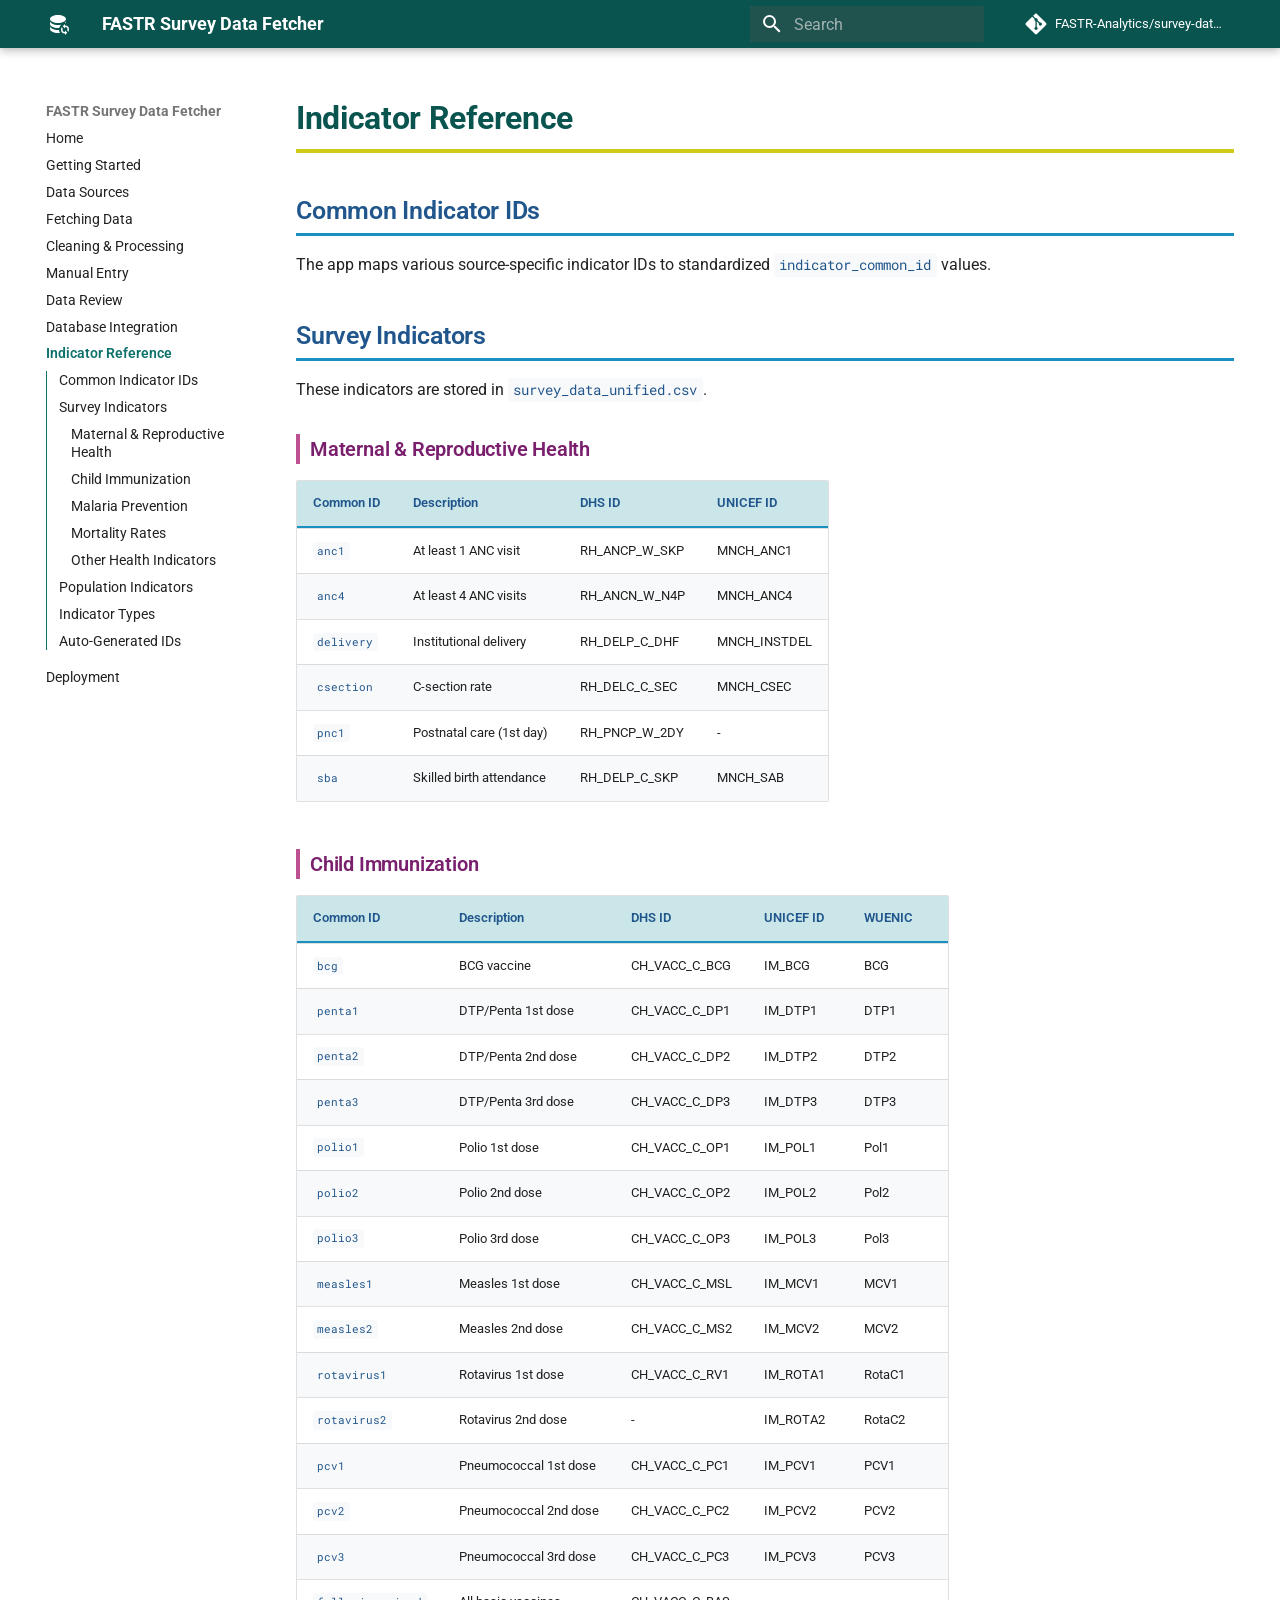
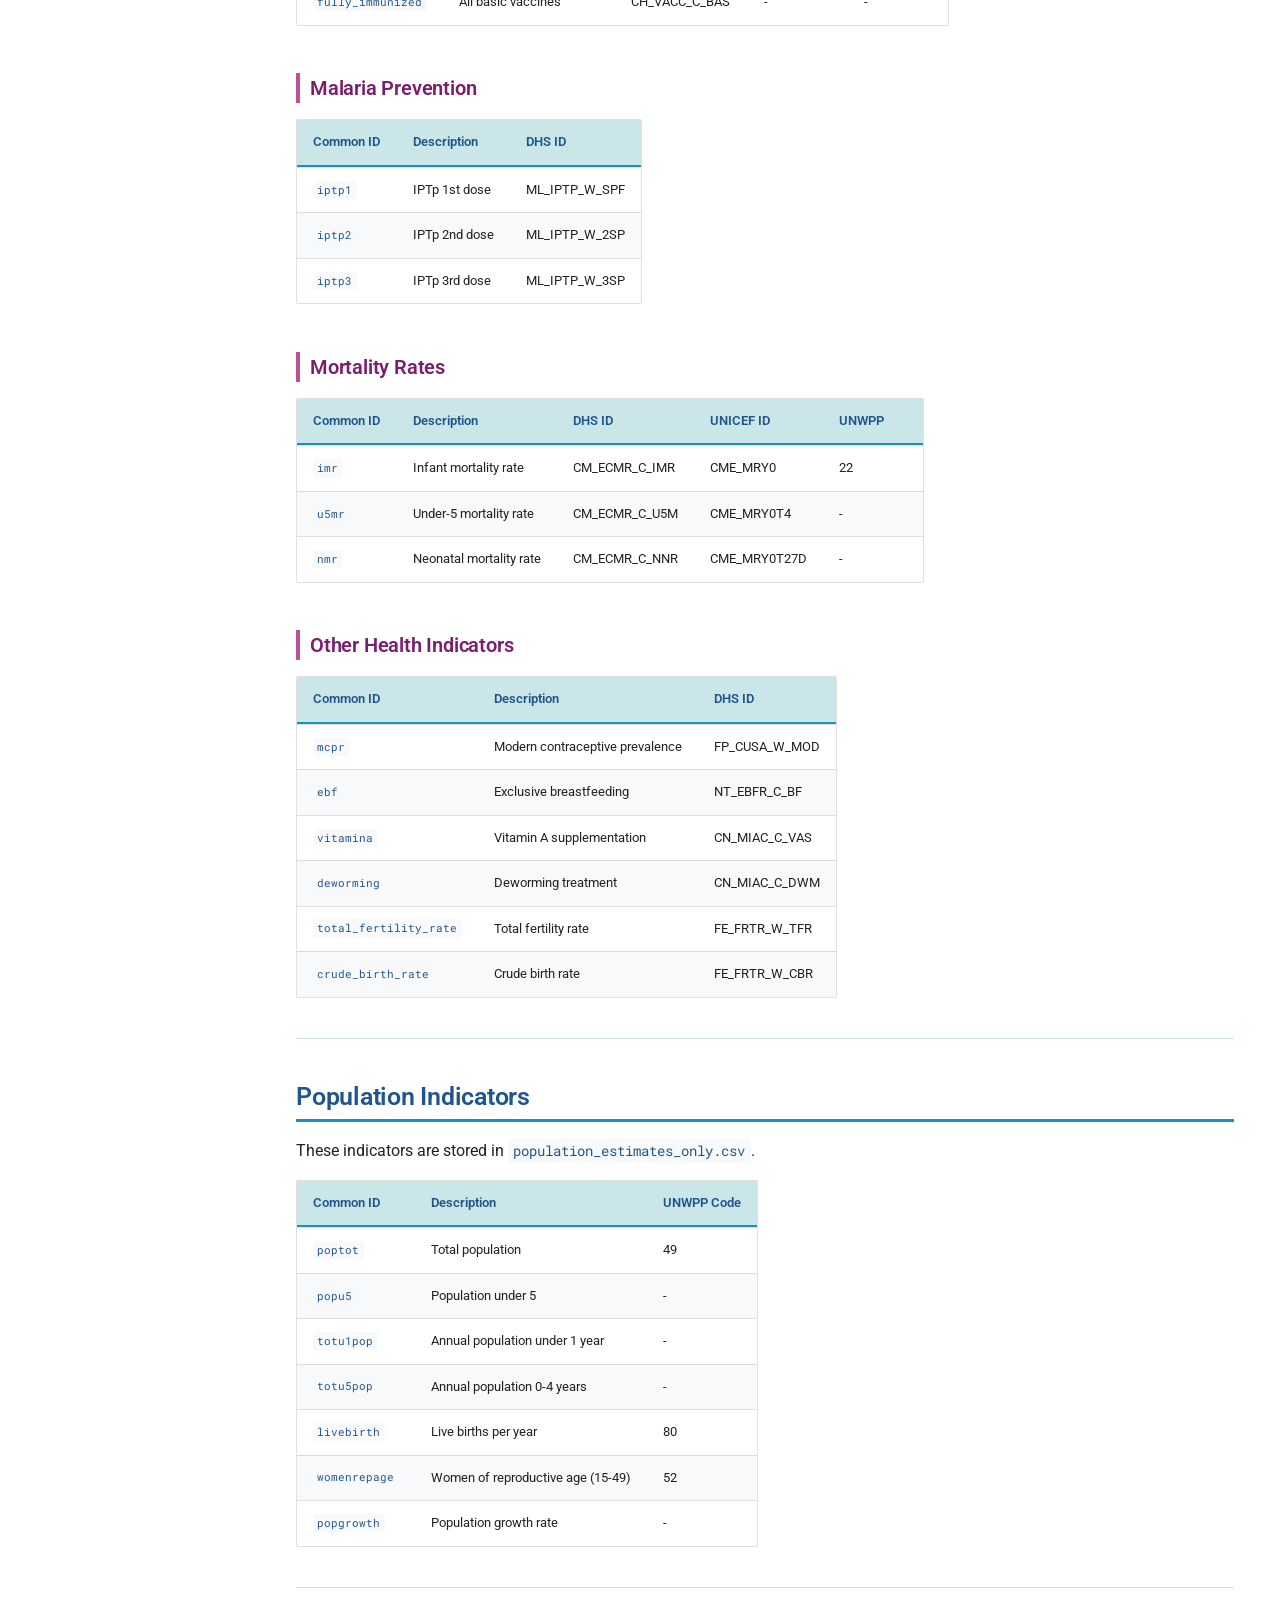
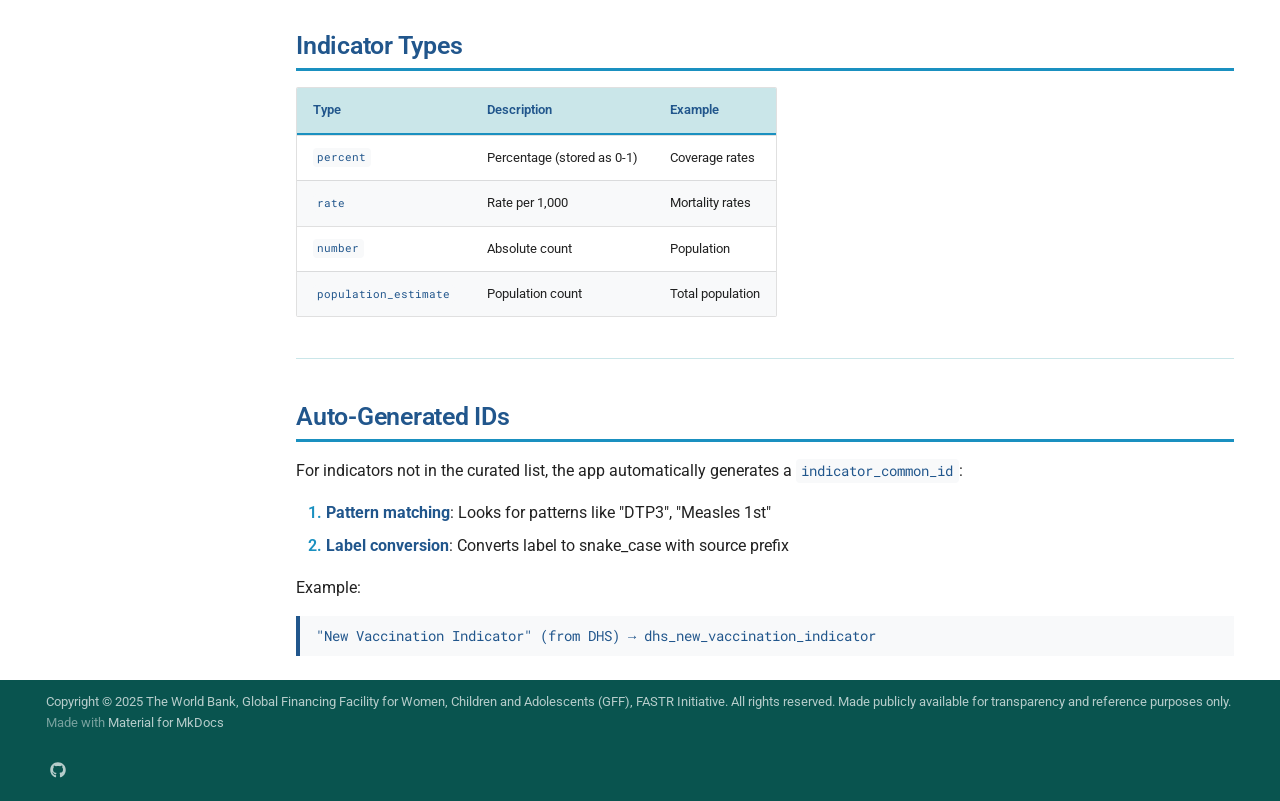
<file: indicators/index.html>
<!doctype html>
<html lang="en" class="no-js">
  <head>
    
      <meta charset="utf-8">
      <meta name="viewport" content="width=device-width,initial-scale=1">
      
        <meta name="description" content="Documentation for the FASTR Survey Data Fetcher application">
      
      
        <meta name="author" content="Claire Boulange / FASTR Analytics">
      
      
      
        <link rel="prev" href="../database-integration/">
      
      
        <link rel="next" href="../deployment/">
      
      
        
      
      
      <link rel="icon" href="../assets/images/favicon.png">
      <meta name="generator" content="mkdocs-1.6.1, mkdocs-material-9.7.1">
    
    
      
        <title>Indicator Reference - FASTR Survey Data Fetcher</title>
      
    
    
      <link rel="stylesheet" href="../assets/stylesheets/main.484c7ddc.min.css">
      
        
        <link rel="stylesheet" href="../assets/stylesheets/palette.ab4e12ef.min.css">
      
      


    
    
      
    
    
      
        
        
        <link rel="preconnect" href="https://fonts.gstatic.com" crossorigin>
        <link rel="stylesheet" href="https://fonts.googleapis.com/css?family=Roboto:300,300i,400,400i,700,700i%7CRoboto+Mono:400,400i,700,700i&display=fallback">
        <style>:root{--md-text-font:"Roboto";--md-code-font:"Roboto Mono"}</style>
      
    
    
      <link rel="stylesheet" href="../stylesheets/custom.css">
    
    <script>__md_scope=new URL("..",location),__md_hash=e=>[...e].reduce(((e,_)=>(e<<5)-e+_.charCodeAt(0)),0),__md_get=(e,_=localStorage,t=__md_scope)=>JSON.parse(_.getItem(t.pathname+"."+e)),__md_set=(e,_,t=localStorage,a=__md_scope)=>{try{t.setItem(a.pathname+"."+e,JSON.stringify(_))}catch(e){}}</script>
    
      

    
    
  </head>
  
  
    
    
    
    
    
    <body dir="ltr" data-md-color-scheme="default" data-md-color-primary="custom" data-md-color-accent="custom">
  
    
    <input class="md-toggle" data-md-toggle="drawer" type="checkbox" id="__drawer" autocomplete="off">
    <input class="md-toggle" data-md-toggle="search" type="checkbox" id="__search" autocomplete="off">
    <label class="md-overlay" for="__drawer"></label>
    <div data-md-component="skip">
      
        
        <a href="#indicator-reference" class="md-skip">
          Skip to content
        </a>
      
    </div>
    <div data-md-component="announce">
      
    </div>
    
    
      

  

<header class="md-header md-header--shadow" data-md-component="header">
  <nav class="md-header__inner md-grid" aria-label="Header">
    <a href=".." title="FASTR Survey Data Fetcher" class="md-header__button md-logo" aria-label="FASTR Survey Data Fetcher" data-md-component="logo">
      
  
  <svg xmlns="http://www.w3.org/2000/svg" viewBox="0 0 24 24"><path d="M19 12v1.5a4 4 0 0 1 4 4c0 .82-.25 1.58-.67 2.21l-1.09-1.09c.17-.34.26-.72.26-1.12A2.5 2.5 0 0 0 19 15v1.5l-2.25-2.25zm0 11v-1.5a4 4 0 0 1-4-4c0-.82.25-1.58.67-2.21l1.09 1.09c-.17.34-.26.72-.26 1.12A2.5 2.5 0 0 0 19 20v-1.5l2.25 2.25zM12 3c4.42 0 8 1.79 8 4s-3.58 4-8 4-8-1.79-8-4 3.58-4 8-4M4 9c0 2.21 3.58 4 8 4 1.11 0 2.17-.11 3.14-.32-.95.86-1.64 1.99-1.96 3.28L12 16c-4.42 0-8-1.79-8-4zm16 0v2h-.5l-.6.03c.7-.6 1.1-1.29 1.1-2.03M4 14c0 2.21 3.58 4 8 4l1-.03c.09 1.06.42 2.03.95 2.91L12 21c-4.42 0-8-1.79-8-4z"/></svg>

    </a>
    <label class="md-header__button md-icon" for="__drawer">
      
      <svg xmlns="http://www.w3.org/2000/svg" viewBox="0 0 24 24"><path d="M3 6h18v2H3zm0 5h18v2H3zm0 5h18v2H3z"/></svg>
    </label>
    <div class="md-header__title" data-md-component="header-title">
      <div class="md-header__ellipsis">
        <div class="md-header__topic">
          <span class="md-ellipsis">
            FASTR Survey Data Fetcher
          </span>
        </div>
        <div class="md-header__topic" data-md-component="header-topic">
          <span class="md-ellipsis">
            
              Indicator Reference
            
          </span>
        </div>
      </div>
    </div>
    
      
    
    
    
    
      
      
        <label class="md-header__button md-icon" for="__search">
          
          <svg xmlns="http://www.w3.org/2000/svg" viewBox="0 0 24 24"><path d="M9.5 3A6.5 6.5 0 0 1 16 9.5c0 1.61-.59 3.09-1.56 4.23l.27.27h.79l5 5-1.5 1.5-5-5v-.79l-.27-.27A6.52 6.52 0 0 1 9.5 16 6.5 6.5 0 0 1 3 9.5 6.5 6.5 0 0 1 9.5 3m0 2C7 5 5 7 5 9.5S7 14 9.5 14 14 12 14 9.5 12 5 9.5 5"/></svg>
        </label>
        <div class="md-search" data-md-component="search" role="dialog">
  <label class="md-search__overlay" for="__search"></label>
  <div class="md-search__inner" role="search">
    <form class="md-search__form" name="search">
      <input type="text" class="md-search__input" name="query" aria-label="Search" placeholder="Search" autocapitalize="off" autocorrect="off" autocomplete="off" spellcheck="false" data-md-component="search-query" required>
      <label class="md-search__icon md-icon" for="__search">
        
        <svg xmlns="http://www.w3.org/2000/svg" viewBox="0 0 24 24"><path d="M9.5 3A6.5 6.5 0 0 1 16 9.5c0 1.61-.59 3.09-1.56 4.23l.27.27h.79l5 5-1.5 1.5-5-5v-.79l-.27-.27A6.52 6.52 0 0 1 9.5 16 6.5 6.5 0 0 1 3 9.5 6.5 6.5 0 0 1 9.5 3m0 2C7 5 5 7 5 9.5S7 14 9.5 14 14 12 14 9.5 12 5 9.5 5"/></svg>
        
        <svg xmlns="http://www.w3.org/2000/svg" viewBox="0 0 24 24"><path d="M20 11v2H8l5.5 5.5-1.42 1.42L4.16 12l7.92-7.92L13.5 5.5 8 11z"/></svg>
      </label>
      <nav class="md-search__options" aria-label="Search">
        
        <button type="reset" class="md-search__icon md-icon" title="Clear" aria-label="Clear" tabindex="-1">
          
          <svg xmlns="http://www.w3.org/2000/svg" viewBox="0 0 24 24"><path d="M19 6.41 17.59 5 12 10.59 6.41 5 5 6.41 10.59 12 5 17.59 6.41 19 12 13.41 17.59 19 19 17.59 13.41 12z"/></svg>
        </button>
      </nav>
      
    </form>
    <div class="md-search__output">
      <div class="md-search__scrollwrap" tabindex="0" data-md-scrollfix>
        <div class="md-search-result" data-md-component="search-result">
          <div class="md-search-result__meta">
            Initializing search
          </div>
          <ol class="md-search-result__list" role="presentation"></ol>
        </div>
      </div>
    </div>
  </div>
</div>
      
    
    
      <div class="md-header__source">
        <a href="https://github.com/FASTR-Analytics/survey-data-fetcher" title="Go to repository" class="md-source" data-md-component="source">
  <div class="md-source__icon md-icon">
    
    <svg xmlns="http://www.w3.org/2000/svg" viewBox="0 0 448 512"><!--! Font Awesome Free 7.1.0 by @fontawesome - https://fontawesome.com License - https://fontawesome.com/license/free (Icons: CC BY 4.0, Fonts: SIL OFL 1.1, Code: MIT License) Copyright 2025 Fonticons, Inc.--><path d="M439.6 236.1 244 40.5c-5.4-5.5-12.8-8.5-20.4-8.5s-15 3-20.4 8.4L162.5 81l51.5 51.5c27.1-9.1 52.7 16.8 43.4 43.7l49.7 49.7c34.2-11.8 61.2 31 35.5 56.7-26.5 26.5-70.2-2.9-56-37.3L240.3 199v121.9c25.3 12.5 22.3 41.8 9.1 55-6.4 6.4-15.2 10.1-24.3 10.1s-17.8-3.6-24.3-10.1c-17.6-17.6-11.1-46.9 11.2-56v-123c-20.8-8.5-24.6-30.7-18.6-45L142.6 101 8.5 235.1C3 240.6 0 247.9 0 255.5s3 15 8.5 20.4l195.6 195.7c5.4 5.4 12.7 8.4 20.4 8.4s15-3 20.4-8.4l194.7-194.7c5.4-5.4 8.4-12.8 8.4-20.4s-3-15-8.4-20.4"/></svg>
  </div>
  <div class="md-source__repository">
    FASTR-Analytics/survey-data-fetcher
  </div>
</a>
      </div>
    
  </nav>
  
</header>
    
    <div class="md-container" data-md-component="container">
      
      
        
          
        
      
      <main class="md-main" data-md-component="main">
        <div class="md-main__inner md-grid">
          
            
              
              <div class="md-sidebar md-sidebar--primary" data-md-component="sidebar" data-md-type="navigation" >
                <div class="md-sidebar__scrollwrap">
                  <div class="md-sidebar__inner">
                    



  

<nav class="md-nav md-nav--primary md-nav--integrated" aria-label="Navigation" data-md-level="0">
  <label class="md-nav__title" for="__drawer">
    <a href=".." title="FASTR Survey Data Fetcher" class="md-nav__button md-logo" aria-label="FASTR Survey Data Fetcher" data-md-component="logo">
      
  
  <svg xmlns="http://www.w3.org/2000/svg" viewBox="0 0 24 24"><path d="M19 12v1.5a4 4 0 0 1 4 4c0 .82-.25 1.58-.67 2.21l-1.09-1.09c.17-.34.26-.72.26-1.12A2.5 2.5 0 0 0 19 15v1.5l-2.25-2.25zm0 11v-1.5a4 4 0 0 1-4-4c0-.82.25-1.58.67-2.21l1.09 1.09c-.17.34-.26.72-.26 1.12A2.5 2.5 0 0 0 19 20v-1.5l2.25 2.25zM12 3c4.42 0 8 1.79 8 4s-3.58 4-8 4-8-1.79-8-4 3.58-4 8-4M4 9c0 2.21 3.58 4 8 4 1.11 0 2.17-.11 3.14-.32-.95.86-1.64 1.99-1.96 3.28L12 16c-4.42 0-8-1.79-8-4zm16 0v2h-.5l-.6.03c.7-.6 1.1-1.29 1.1-2.03M4 14c0 2.21 3.58 4 8 4l1-.03c.09 1.06.42 2.03.95 2.91L12 21c-4.42 0-8-1.79-8-4z"/></svg>

    </a>
    FASTR Survey Data Fetcher
  </label>
  
    <div class="md-nav__source">
      <a href="https://github.com/FASTR-Analytics/survey-data-fetcher" title="Go to repository" class="md-source" data-md-component="source">
  <div class="md-source__icon md-icon">
    
    <svg xmlns="http://www.w3.org/2000/svg" viewBox="0 0 448 512"><!--! Font Awesome Free 7.1.0 by @fontawesome - https://fontawesome.com License - https://fontawesome.com/license/free (Icons: CC BY 4.0, Fonts: SIL OFL 1.1, Code: MIT License) Copyright 2025 Fonticons, Inc.--><path d="M439.6 236.1 244 40.5c-5.4-5.5-12.8-8.5-20.4-8.5s-15 3-20.4 8.4L162.5 81l51.5 51.5c27.1-9.1 52.7 16.8 43.4 43.7l49.7 49.7c34.2-11.8 61.2 31 35.5 56.7-26.5 26.5-70.2-2.9-56-37.3L240.3 199v121.9c25.3 12.5 22.3 41.8 9.1 55-6.4 6.4-15.2 10.1-24.3 10.1s-17.8-3.6-24.3-10.1c-17.6-17.6-11.1-46.9 11.2-56v-123c-20.8-8.5-24.6-30.7-18.6-45L142.6 101 8.5 235.1C3 240.6 0 247.9 0 255.5s3 15 8.5 20.4l195.6 195.7c5.4 5.4 12.7 8.4 20.4 8.4s15-3 20.4-8.4l194.7-194.7c5.4-5.4 8.4-12.8 8.4-20.4s-3-15-8.4-20.4"/></svg>
  </div>
  <div class="md-source__repository">
    FASTR-Analytics/survey-data-fetcher
  </div>
</a>
    </div>
  
  <ul class="md-nav__list" data-md-scrollfix>
    
      
      
  
  
  
  
    <li class="md-nav__item">
      <a href=".." class="md-nav__link">
        
  
  
  <span class="md-ellipsis">
    
  
    Home
  

    
  </span>
  
  

      </a>
    </li>
  

    
      
      
  
  
  
  
    <li class="md-nav__item">
      <a href="../getting-started/" class="md-nav__link">
        
  
  
  <span class="md-ellipsis">
    
  
    Getting Started
  

    
  </span>
  
  

      </a>
    </li>
  

    
      
      
  
  
  
  
    <li class="md-nav__item">
      <a href="../data-sources/" class="md-nav__link">
        
  
  
  <span class="md-ellipsis">
    
  
    Data Sources
  

    
  </span>
  
  

      </a>
    </li>
  

    
      
      
  
  
  
  
    <li class="md-nav__item">
      <a href="../fetching-data/" class="md-nav__link">
        
  
  
  <span class="md-ellipsis">
    
  
    Fetching Data
  

    
  </span>
  
  

      </a>
    </li>
  

    
      
      
  
  
  
  
    <li class="md-nav__item">
      <a href="../cleaning-processing/" class="md-nav__link">
        
  
  
  <span class="md-ellipsis">
    
  
    Cleaning & Processing
  

    
  </span>
  
  

      </a>
    </li>
  

    
      
      
  
  
  
  
    <li class="md-nav__item">
      <a href="../manual-entry/" class="md-nav__link">
        
  
  
  <span class="md-ellipsis">
    
  
    Manual Entry
  

    
  </span>
  
  

      </a>
    </li>
  

    
      
      
  
  
  
  
    <li class="md-nav__item">
      <a href="../data-review/" class="md-nav__link">
        
  
  
  <span class="md-ellipsis">
    
  
    Data Review
  

    
  </span>
  
  

      </a>
    </li>
  

    
      
      
  
  
  
  
    <li class="md-nav__item">
      <a href="../database-integration/" class="md-nav__link">
        
  
  
  <span class="md-ellipsis">
    
  
    Database Integration
  

    
  </span>
  
  

      </a>
    </li>
  

    
      
      
  
  
    
  
  
  
    <li class="md-nav__item md-nav__item--active">
      
      <input class="md-nav__toggle md-toggle" type="checkbox" id="__toc">
      
      
        
      
      
        <label class="md-nav__link md-nav__link--active" for="__toc">
          
  
  
  <span class="md-ellipsis">
    
  
    Indicator Reference
  

    
  </span>
  
  

          <span class="md-nav__icon md-icon"></span>
        </label>
      
      <a href="./" class="md-nav__link md-nav__link--active">
        
  
  
  <span class="md-ellipsis">
    
  
    Indicator Reference
  

    
  </span>
  
  

      </a>
      
        

<nav class="md-nav md-nav--secondary" aria-label="Table of contents">
  
  
  
    
  
  
    <label class="md-nav__title" for="__toc">
      <span class="md-nav__icon md-icon"></span>
      Table of contents
    </label>
    <ul class="md-nav__list" data-md-component="toc" data-md-scrollfix>
      
        <li class="md-nav__item">
  <a href="#common-indicator-ids" class="md-nav__link">
    <span class="md-ellipsis">
      
        Common Indicator IDs
      
    </span>
  </a>
  
</li>
      
        <li class="md-nav__item">
  <a href="#survey-indicators" class="md-nav__link">
    <span class="md-ellipsis">
      
        Survey Indicators
      
    </span>
  </a>
  
    <nav class="md-nav" aria-label="Survey Indicators">
      <ul class="md-nav__list">
        
          <li class="md-nav__item">
  <a href="#maternal-reproductive-health" class="md-nav__link">
    <span class="md-ellipsis">
      
        Maternal &amp; Reproductive Health
      
    </span>
  </a>
  
</li>
        
          <li class="md-nav__item">
  <a href="#child-immunization" class="md-nav__link">
    <span class="md-ellipsis">
      
        Child Immunization
      
    </span>
  </a>
  
</li>
        
          <li class="md-nav__item">
  <a href="#malaria-prevention" class="md-nav__link">
    <span class="md-ellipsis">
      
        Malaria Prevention
      
    </span>
  </a>
  
</li>
        
          <li class="md-nav__item">
  <a href="#mortality-rates" class="md-nav__link">
    <span class="md-ellipsis">
      
        Mortality Rates
      
    </span>
  </a>
  
</li>
        
          <li class="md-nav__item">
  <a href="#other-health-indicators" class="md-nav__link">
    <span class="md-ellipsis">
      
        Other Health Indicators
      
    </span>
  </a>
  
</li>
        
      </ul>
    </nav>
  
</li>
      
        <li class="md-nav__item">
  <a href="#population-indicators" class="md-nav__link">
    <span class="md-ellipsis">
      
        Population Indicators
      
    </span>
  </a>
  
</li>
      
        <li class="md-nav__item">
  <a href="#indicator-types" class="md-nav__link">
    <span class="md-ellipsis">
      
        Indicator Types
      
    </span>
  </a>
  
</li>
      
        <li class="md-nav__item">
  <a href="#auto-generated-ids" class="md-nav__link">
    <span class="md-ellipsis">
      
        Auto-Generated IDs
      
    </span>
  </a>
  
</li>
      
    </ul>
  
</nav>
      
    </li>
  

    
      
      
  
  
  
  
    <li class="md-nav__item">
      <a href="../deployment/" class="md-nav__link">
        
  
  
  <span class="md-ellipsis">
    
  
    Deployment
  

    
  </span>
  
  

      </a>
    </li>
  

    
  </ul>
</nav>
                  </div>
                </div>
              </div>
            
            
          
          
            <div class="md-content" data-md-component="content">
              
              <article class="md-content__inner md-typeset">
                
                  


  
  


<h1 id="indicator-reference">Indicator Reference<a class="headerlink" href="#indicator-reference" title="Permanent link">&para;</a></h1>
<h2 id="common-indicator-ids">Common Indicator IDs<a class="headerlink" href="#common-indicator-ids" title="Permanent link">&para;</a></h2>
<p>The app maps various source-specific indicator IDs to standardized <code>indicator_common_id</code> values.</p>
<h2 id="survey-indicators">Survey Indicators<a class="headerlink" href="#survey-indicators" title="Permanent link">&para;</a></h2>
<p>These indicators are stored in <code>survey_data_unified.csv</code>.</p>
<h3 id="maternal-reproductive-health">Maternal &amp; Reproductive Health<a class="headerlink" href="#maternal-reproductive-health" title="Permanent link">&para;</a></h3>
<table>
<thead>
<tr>
<th>Common ID</th>
<th>Description</th>
<th>DHS ID</th>
<th>UNICEF ID</th>
</tr>
</thead>
<tbody>
<tr>
<td><code>anc1</code></td>
<td>At least 1 ANC visit</td>
<td>RH_ANCP_W_SKP</td>
<td>MNCH_ANC1</td>
</tr>
<tr>
<td><code>anc4</code></td>
<td>At least 4 ANC visits</td>
<td>RH_ANCN_W_N4P</td>
<td>MNCH_ANC4</td>
</tr>
<tr>
<td><code>delivery</code></td>
<td>Institutional delivery</td>
<td>RH_DELP_C_DHF</td>
<td>MNCH_INSTDEL</td>
</tr>
<tr>
<td><code>csection</code></td>
<td>C-section rate</td>
<td>RH_DELC_C_SEC</td>
<td>MNCH_CSEC</td>
</tr>
<tr>
<td><code>pnc1</code></td>
<td>Postnatal care (1st day)</td>
<td>RH_PNCP_W_2DY</td>
<td>-</td>
</tr>
<tr>
<td><code>sba</code></td>
<td>Skilled birth attendance</td>
<td>RH_DELP_C_SKP</td>
<td>MNCH_SAB</td>
</tr>
</tbody>
</table>
<h3 id="child-immunization">Child Immunization<a class="headerlink" href="#child-immunization" title="Permanent link">&para;</a></h3>
<table>
<thead>
<tr>
<th>Common ID</th>
<th>Description</th>
<th>DHS ID</th>
<th>UNICEF ID</th>
<th>WUENIC</th>
</tr>
</thead>
<tbody>
<tr>
<td><code>bcg</code></td>
<td>BCG vaccine</td>
<td>CH_VACC_C_BCG</td>
<td>IM_BCG</td>
<td>BCG</td>
</tr>
<tr>
<td><code>penta1</code></td>
<td>DTP/Penta 1st dose</td>
<td>CH_VACC_C_DP1</td>
<td>IM_DTP1</td>
<td>DTP1</td>
</tr>
<tr>
<td><code>penta2</code></td>
<td>DTP/Penta 2nd dose</td>
<td>CH_VACC_C_DP2</td>
<td>IM_DTP2</td>
<td>DTP2</td>
</tr>
<tr>
<td><code>penta3</code></td>
<td>DTP/Penta 3rd dose</td>
<td>CH_VACC_C_DP3</td>
<td>IM_DTP3</td>
<td>DTP3</td>
</tr>
<tr>
<td><code>polio1</code></td>
<td>Polio 1st dose</td>
<td>CH_VACC_C_OP1</td>
<td>IM_POL1</td>
<td>Pol1</td>
</tr>
<tr>
<td><code>polio2</code></td>
<td>Polio 2nd dose</td>
<td>CH_VACC_C_OP2</td>
<td>IM_POL2</td>
<td>Pol2</td>
</tr>
<tr>
<td><code>polio3</code></td>
<td>Polio 3rd dose</td>
<td>CH_VACC_C_OP3</td>
<td>IM_POL3</td>
<td>Pol3</td>
</tr>
<tr>
<td><code>measles1</code></td>
<td>Measles 1st dose</td>
<td>CH_VACC_C_MSL</td>
<td>IM_MCV1</td>
<td>MCV1</td>
</tr>
<tr>
<td><code>measles2</code></td>
<td>Measles 2nd dose</td>
<td>CH_VACC_C_MS2</td>
<td>IM_MCV2</td>
<td>MCV2</td>
</tr>
<tr>
<td><code>rotavirus1</code></td>
<td>Rotavirus 1st dose</td>
<td>CH_VACC_C_RV1</td>
<td>IM_ROTA1</td>
<td>RotaC1</td>
</tr>
<tr>
<td><code>rotavirus2</code></td>
<td>Rotavirus 2nd dose</td>
<td>-</td>
<td>IM_ROTA2</td>
<td>RotaC2</td>
</tr>
<tr>
<td><code>pcv1</code></td>
<td>Pneumococcal 1st dose</td>
<td>CH_VACC_C_PC1</td>
<td>IM_PCV1</td>
<td>PCV1</td>
</tr>
<tr>
<td><code>pcv2</code></td>
<td>Pneumococcal 2nd dose</td>
<td>CH_VACC_C_PC2</td>
<td>IM_PCV2</td>
<td>PCV2</td>
</tr>
<tr>
<td><code>pcv3</code></td>
<td>Pneumococcal 3rd dose</td>
<td>CH_VACC_C_PC3</td>
<td>IM_PCV3</td>
<td>PCV3</td>
</tr>
<tr>
<td><code>fully_immunized</code></td>
<td>All basic vaccines</td>
<td>CH_VACC_C_BAS</td>
<td>-</td>
<td>-</td>
</tr>
</tbody>
</table>
<h3 id="malaria-prevention">Malaria Prevention<a class="headerlink" href="#malaria-prevention" title="Permanent link">&para;</a></h3>
<table>
<thead>
<tr>
<th>Common ID</th>
<th>Description</th>
<th>DHS ID</th>
</tr>
</thead>
<tbody>
<tr>
<td><code>iptp1</code></td>
<td>IPTp 1st dose</td>
<td>ML_IPTP_W_SPF</td>
</tr>
<tr>
<td><code>iptp2</code></td>
<td>IPTp 2nd dose</td>
<td>ML_IPTP_W_2SP</td>
</tr>
<tr>
<td><code>iptp3</code></td>
<td>IPTp 3rd dose</td>
<td>ML_IPTP_W_3SP</td>
</tr>
</tbody>
</table>
<h3 id="mortality-rates">Mortality Rates<a class="headerlink" href="#mortality-rates" title="Permanent link">&para;</a></h3>
<table>
<thead>
<tr>
<th>Common ID</th>
<th>Description</th>
<th>DHS ID</th>
<th>UNICEF ID</th>
<th>UNWPP</th>
</tr>
</thead>
<tbody>
<tr>
<td><code>imr</code></td>
<td>Infant mortality rate</td>
<td>CM_ECMR_C_IMR</td>
<td>CME_MRY0</td>
<td>22</td>
</tr>
<tr>
<td><code>u5mr</code></td>
<td>Under-5 mortality rate</td>
<td>CM_ECMR_C_U5M</td>
<td>CME_MRY0T4</td>
<td>-</td>
</tr>
<tr>
<td><code>nmr</code></td>
<td>Neonatal mortality rate</td>
<td>CM_ECMR_C_NNR</td>
<td>CME_MRY0T27D</td>
<td>-</td>
</tr>
</tbody>
</table>
<h3 id="other-health-indicators">Other Health Indicators<a class="headerlink" href="#other-health-indicators" title="Permanent link">&para;</a></h3>
<table>
<thead>
<tr>
<th>Common ID</th>
<th>Description</th>
<th>DHS ID</th>
</tr>
</thead>
<tbody>
<tr>
<td><code>mcpr</code></td>
<td>Modern contraceptive prevalence</td>
<td>FP_CUSA_W_MOD</td>
</tr>
<tr>
<td><code>ebf</code></td>
<td>Exclusive breastfeeding</td>
<td>NT_EBFR_C_BF</td>
</tr>
<tr>
<td><code>vitamina</code></td>
<td>Vitamin A supplementation</td>
<td>CN_MIAC_C_VAS</td>
</tr>
<tr>
<td><code>deworming</code></td>
<td>Deworming treatment</td>
<td>CN_MIAC_C_DWM</td>
</tr>
<tr>
<td><code>total_fertility_rate</code></td>
<td>Total fertility rate</td>
<td>FE_FRTR_W_TFR</td>
</tr>
<tr>
<td><code>crude_birth_rate</code></td>
<td>Crude birth rate</td>
<td>FE_FRTR_W_CBR</td>
</tr>
</tbody>
</table>
<hr />
<h2 id="population-indicators">Population Indicators<a class="headerlink" href="#population-indicators" title="Permanent link">&para;</a></h2>
<p>These indicators are stored in <code>population_estimates_only.csv</code>.</p>
<table>
<thead>
<tr>
<th>Common ID</th>
<th>Description</th>
<th>UNWPP Code</th>
</tr>
</thead>
<tbody>
<tr>
<td><code>poptot</code></td>
<td>Total population</td>
<td>49</td>
</tr>
<tr>
<td><code>popu5</code></td>
<td>Population under 5</td>
<td>-</td>
</tr>
<tr>
<td><code>totu1pop</code></td>
<td>Annual population under 1 year</td>
<td>-</td>
</tr>
<tr>
<td><code>totu5pop</code></td>
<td>Annual population 0-4 years</td>
<td>-</td>
</tr>
<tr>
<td><code>livebirth</code></td>
<td>Live births per year</td>
<td>80</td>
</tr>
<tr>
<td><code>womenrepage</code></td>
<td>Women of reproductive age (15-49)</td>
<td>52</td>
</tr>
<tr>
<td><code>popgrowth</code></td>
<td>Population growth rate</td>
<td>-</td>
</tr>
</tbody>
</table>
<hr />
<h2 id="indicator-types">Indicator Types<a class="headerlink" href="#indicator-types" title="Permanent link">&para;</a></h2>
<table>
<thead>
<tr>
<th>Type</th>
<th>Description</th>
<th>Example</th>
</tr>
</thead>
<tbody>
<tr>
<td><code>percent</code></td>
<td>Percentage (stored as 0-1)</td>
<td>Coverage rates</td>
</tr>
<tr>
<td><code>rate</code></td>
<td>Rate per 1,000</td>
<td>Mortality rates</td>
</tr>
<tr>
<td><code>number</code></td>
<td>Absolute count</td>
<td>Population</td>
</tr>
<tr>
<td><code>population_estimate</code></td>
<td>Population count</td>
<td>Total population</td>
</tr>
</tbody>
</table>
<hr />
<h2 id="auto-generated-ids">Auto-Generated IDs<a class="headerlink" href="#auto-generated-ids" title="Permanent link">&para;</a></h2>
<p>For indicators not in the curated list, the app automatically generates a <code>indicator_common_id</code>:</p>
<ol>
<li><strong>Pattern matching</strong>: Looks for patterns like "DTP3", "Measles 1st"</li>
<li><strong>Label conversion</strong>: Converts label to snake_case with source prefix</li>
</ol>
<p>Example:
<div class="highlight"><pre><span></span><code>&quot;New Vaccination Indicator&quot; (from DHS) → dhs_new_vaccination_indicator
</code></pre></div></p>












                
              </article>
            </div>
          
          
<script>var target=document.getElementById(location.hash.slice(1));target&&target.name&&(target.checked=target.name.startsWith("__tabbed_"))</script>
        </div>
        
      </main>
      
        <footer class="md-footer">
  
  <div class="md-footer-meta md-typeset">
    <div class="md-footer-meta__inner md-grid">
      <div class="md-copyright">
  
    <div class="md-copyright__highlight">
      Copyright &copy; 2025 The World Bank, Global Financing Facility for Women, Children and Adolescents (GFF), FASTR Initiative. All rights reserved. Made publicly available for transparency and reference purposes only.

    </div>
  
  
    Made with
    <a href="https://squidfunk.github.io/mkdocs-material/" target="_blank" rel="noopener">
      Material for MkDocs
    </a>
  
</div>
      
        
<div class="md-social">
  
    
    
    
    
      
      
    
    <a href="https://github.com/FASTR-Analytics/survey-data-fetcher" target="_blank" rel="noopener" title="github.com" class="md-social__link">
      <svg xmlns="http://www.w3.org/2000/svg" viewBox="0 0 512 512"><!--! Font Awesome Free 7.1.0 by @fontawesome - https://fontawesome.com License - https://fontawesome.com/license/free (Icons: CC BY 4.0, Fonts: SIL OFL 1.1, Code: MIT License) Copyright 2025 Fonticons, Inc.--><path d="M173.9 397.4c0 2-2.3 3.6-5.2 3.6-3.3.3-5.6-1.3-5.6-3.6 0-2 2.3-3.6 5.2-3.6 3-.3 5.6 1.3 5.6 3.6m-31.1-4.5c-.7 2 1.3 4.3 4.3 4.9 2.6 1 5.6 0 6.2-2s-1.3-4.3-4.3-5.2c-2.6-.7-5.5.3-6.2 2.3m44.2-1.7c-2.9.7-4.9 2.6-4.6 4.9.3 2 2.9 3.3 5.9 2.6 2.9-.7 4.9-2.6 4.6-4.6-.3-1.9-3-3.2-5.9-2.9M252.8 8C114.1 8 8 113.3 8 252c0 110.9 69.8 205.8 169.5 239.2 12.8 2.3 17.3-5.6 17.3-12.1 0-6.2-.3-40.4-.3-61.4 0 0-70 15-84.7-29.8 0 0-11.4-29.1-27.8-36.6 0 0-22.9-15.7 1.6-15.4 0 0 24.9 2 38.6 25.8 21.9 38.6 58.6 27.5 72.9 20.9 2.3-16 8.8-27.1 16-33.7-55.9-6.2-112.3-14.3-112.3-110.5 0-27.5 7.6-41.3 23.6-58.9-2.6-6.5-11.1-33.3 2.6-67.9 20.9-6.5 69 27 69 27 20-5.6 41.5-8.5 62.8-8.5s42.8 2.9 62.8 8.5c0 0 48.1-33.6 69-27 13.7 34.7 5.2 61.4 2.6 67.9 16 17.7 25.8 31.5 25.8 58.9 0 96.5-58.9 104.2-114.8 110.5 9.2 7.9 17 22.9 17 46.4 0 33.7-.3 75.4-.3 83.6 0 6.5 4.6 14.4 17.3 12.1C436.2 457.8 504 362.9 504 252 504 113.3 391.5 8 252.8 8M105.2 352.9c-1.3 1-1 3.3.7 5.2 1.6 1.6 3.9 2.3 5.2 1 1.3-1 1-3.3-.7-5.2-1.6-1.6-3.9-2.3-5.2-1m-10.8-8.1c-.7 1.3.3 2.9 2.3 3.9 1.6 1 3.6.7 4.3-.7.7-1.3-.3-2.9-2.3-3.9-2-.6-3.6-.3-4.3.7m32.4 35.6c-1.6 1.3-1 4.3 1.3 6.2 2.3 2.3 5.2 2.6 6.5 1 1.3-1.3.7-4.3-1.3-6.2-2.2-2.3-5.2-2.6-6.5-1m-11.4-14.7c-1.6 1-1.6 3.6 0 5.9s4.3 3.3 5.6 2.3c1.6-1.3 1.6-3.9 0-6.2-1.4-2.3-4-3.3-5.6-2"/></svg>
    </a>
  
</div>
      
    </div>
  </div>
</footer>
      
    </div>
    <div class="md-dialog" data-md-component="dialog">
      <div class="md-dialog__inner md-typeset"></div>
    </div>
    
    
    
      
      
      <script id="__config" type="application/json">{"annotate": null, "base": "..", "features": ["navigation.sections", "navigation.expand", "toc.integrate"], "search": "../assets/javascripts/workers/search.2c215733.min.js", "tags": null, "translations": {"clipboard.copied": "Copied to clipboard", "clipboard.copy": "Copy to clipboard", "search.result.more.one": "1 more on this page", "search.result.more.other": "# more on this page", "search.result.none": "No matching documents", "search.result.one": "1 matching document", "search.result.other": "# matching documents", "search.result.placeholder": "Type to start searching", "search.result.term.missing": "Missing", "select.version": "Select version"}, "version": null}</script>
    
    
      <script src="../assets/javascripts/bundle.79ae519e.min.js"></script>
      
    
  </body>
</html>
</file>
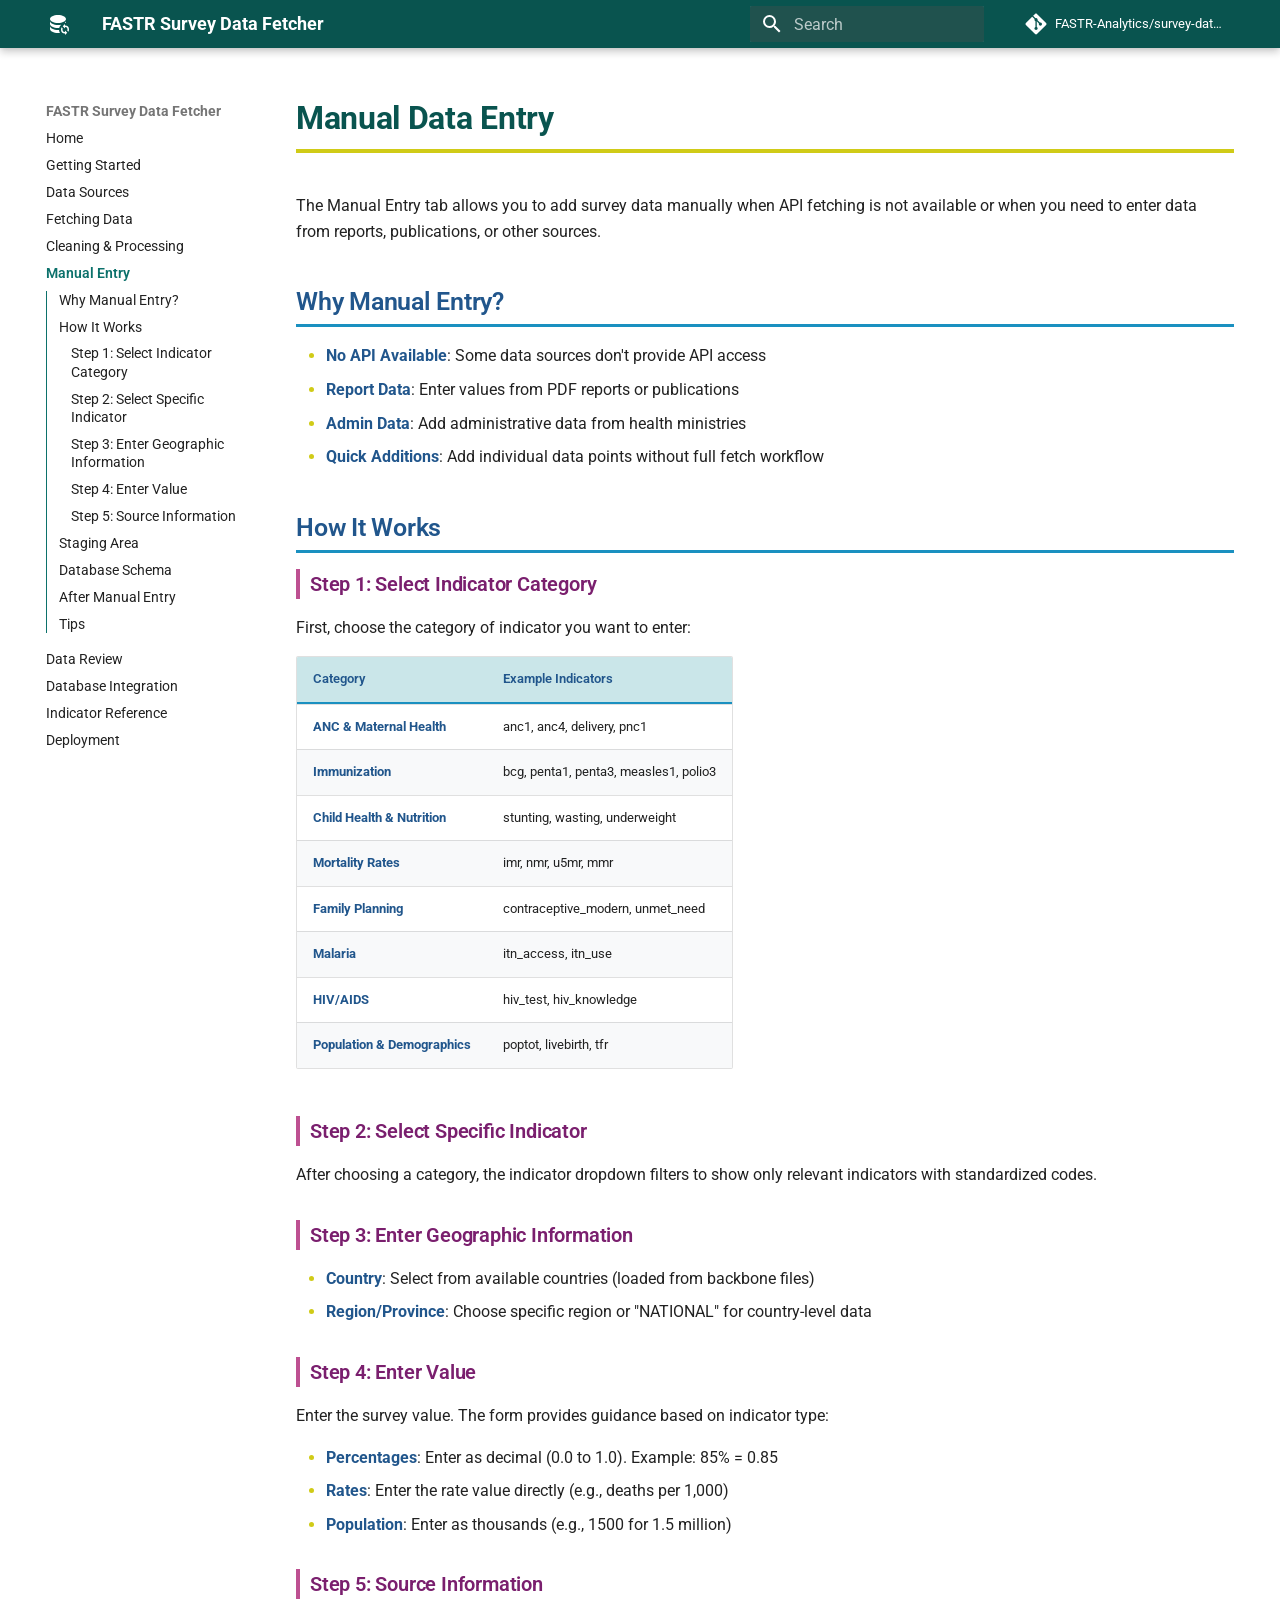
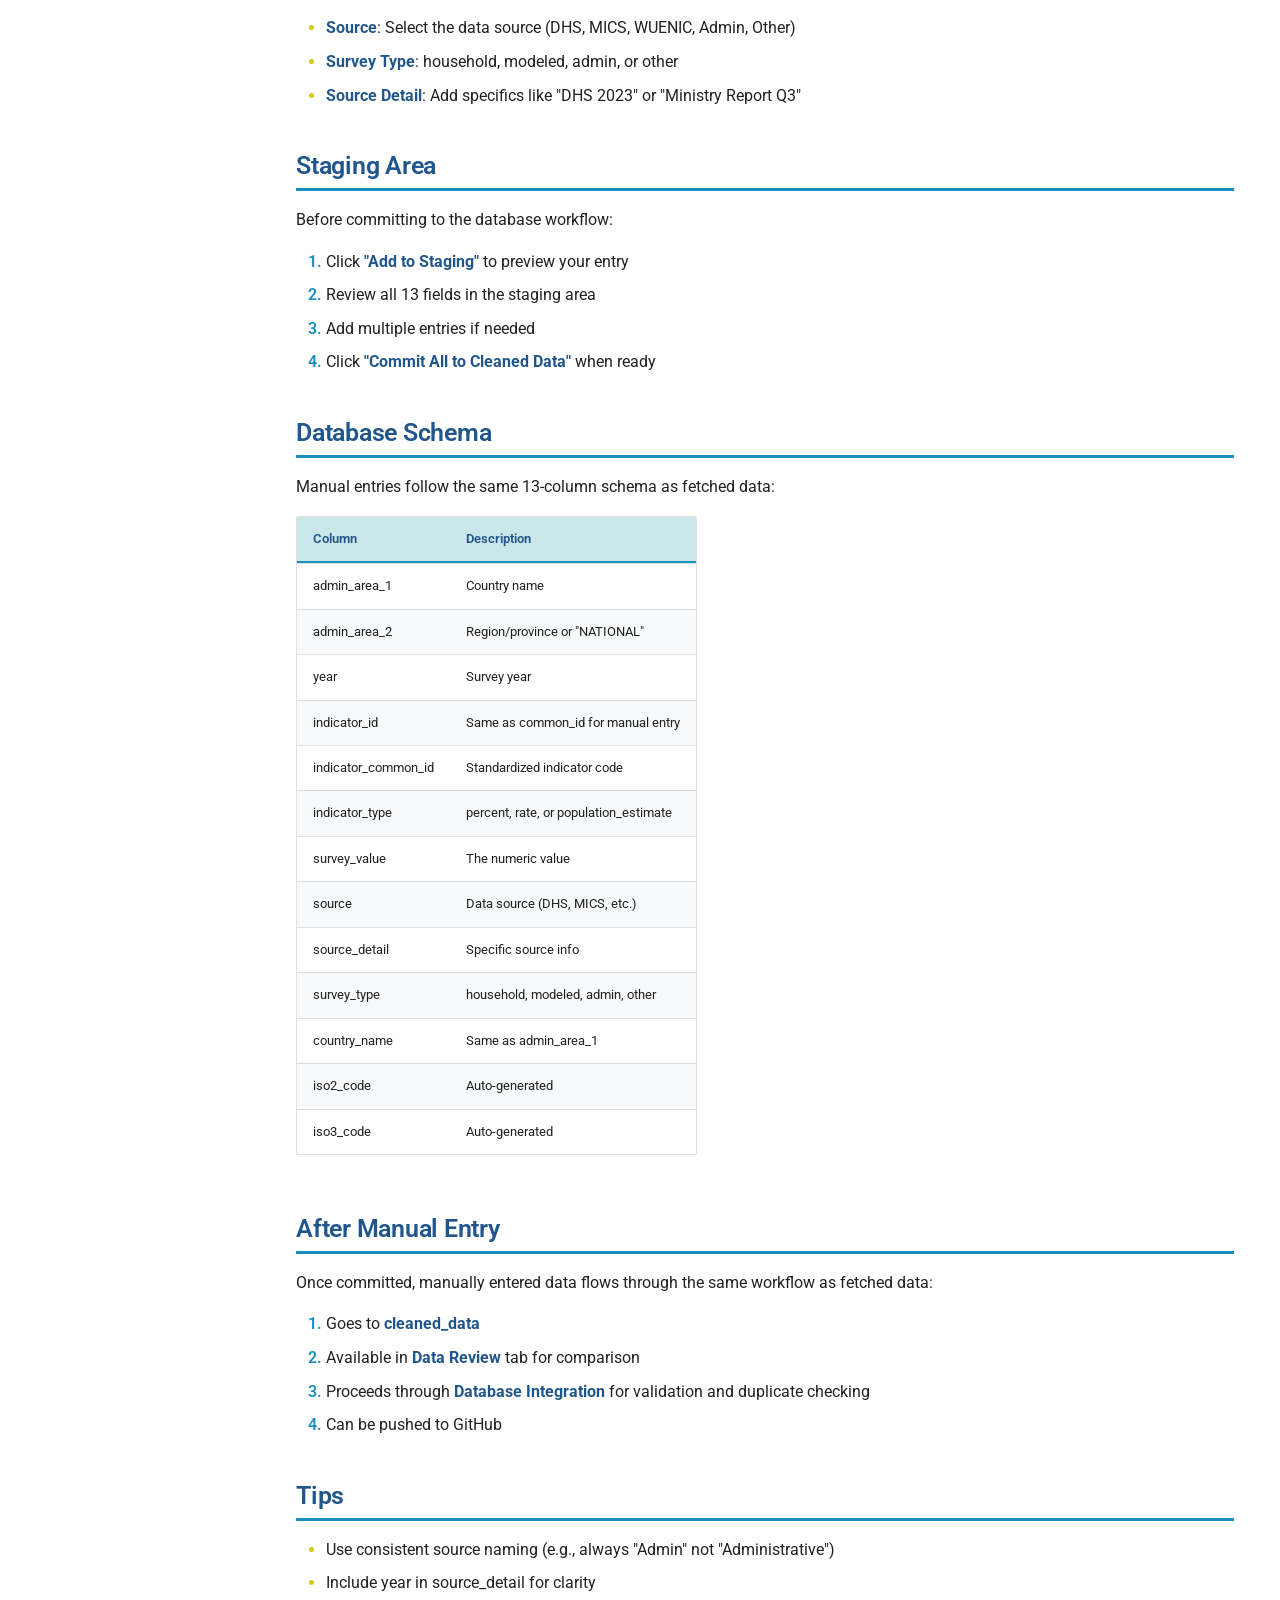
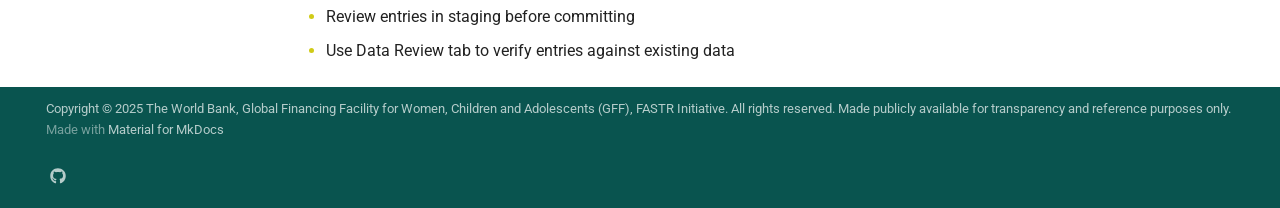
<file: manual-entry/index.html>
<!doctype html>
<html lang="en" class="no-js">
  <head>
    
      <meta charset="utf-8">
      <meta name="viewport" content="width=device-width,initial-scale=1">
      
        <meta name="description" content="Documentation for the FASTR Survey Data Fetcher application">
      
      
        <meta name="author" content="Claire Boulange / FASTR Analytics">
      
      
      
        <link rel="prev" href="../cleaning-processing/">
      
      
        <link rel="next" href="../data-review/">
      
      
        
      
      
      <link rel="icon" href="../assets/images/favicon.png">
      <meta name="generator" content="mkdocs-1.6.1, mkdocs-material-9.7.1">
    
    
      
        <title>Manual Entry - FASTR Survey Data Fetcher</title>
      
    
    
      <link rel="stylesheet" href="../assets/stylesheets/main.484c7ddc.min.css">
      
        
        <link rel="stylesheet" href="../assets/stylesheets/palette.ab4e12ef.min.css">
      
      


    
    
      
    
    
      
        
        
        <link rel="preconnect" href="https://fonts.gstatic.com" crossorigin>
        <link rel="stylesheet" href="https://fonts.googleapis.com/css?family=Roboto:300,300i,400,400i,700,700i%7CRoboto+Mono:400,400i,700,700i&display=fallback">
        <style>:root{--md-text-font:"Roboto";--md-code-font:"Roboto Mono"}</style>
      
    
    
      <link rel="stylesheet" href="../stylesheets/custom.css">
    
    <script>__md_scope=new URL("..",location),__md_hash=e=>[...e].reduce(((e,_)=>(e<<5)-e+_.charCodeAt(0)),0),__md_get=(e,_=localStorage,t=__md_scope)=>JSON.parse(_.getItem(t.pathname+"."+e)),__md_set=(e,_,t=localStorage,a=__md_scope)=>{try{t.setItem(a.pathname+"."+e,JSON.stringify(_))}catch(e){}}</script>
    
      

    
    
  </head>
  
  
    
    
    
    
    
    <body dir="ltr" data-md-color-scheme="default" data-md-color-primary="custom" data-md-color-accent="custom">
  
    
    <input class="md-toggle" data-md-toggle="drawer" type="checkbox" id="__drawer" autocomplete="off">
    <input class="md-toggle" data-md-toggle="search" type="checkbox" id="__search" autocomplete="off">
    <label class="md-overlay" for="__drawer"></label>
    <div data-md-component="skip">
      
        
        <a href="#manual-data-entry" class="md-skip">
          Skip to content
        </a>
      
    </div>
    <div data-md-component="announce">
      
    </div>
    
    
      

  

<header class="md-header md-header--shadow" data-md-component="header">
  <nav class="md-header__inner md-grid" aria-label="Header">
    <a href=".." title="FASTR Survey Data Fetcher" class="md-header__button md-logo" aria-label="FASTR Survey Data Fetcher" data-md-component="logo">
      
  
  <svg xmlns="http://www.w3.org/2000/svg" viewBox="0 0 24 24"><path d="M19 12v1.5a4 4 0 0 1 4 4c0 .82-.25 1.58-.67 2.21l-1.09-1.09c.17-.34.26-.72.26-1.12A2.5 2.5 0 0 0 19 15v1.5l-2.25-2.25zm0 11v-1.5a4 4 0 0 1-4-4c0-.82.25-1.58.67-2.21l1.09 1.09c-.17.34-.26.72-.26 1.12A2.5 2.5 0 0 0 19 20v-1.5l2.25 2.25zM12 3c4.42 0 8 1.79 8 4s-3.58 4-8 4-8-1.79-8-4 3.58-4 8-4M4 9c0 2.21 3.58 4 8 4 1.11 0 2.17-.11 3.14-.32-.95.86-1.64 1.99-1.96 3.28L12 16c-4.42 0-8-1.79-8-4zm16 0v2h-.5l-.6.03c.7-.6 1.1-1.29 1.1-2.03M4 14c0 2.21 3.58 4 8 4l1-.03c.09 1.06.42 2.03.95 2.91L12 21c-4.42 0-8-1.79-8-4z"/></svg>

    </a>
    <label class="md-header__button md-icon" for="__drawer">
      
      <svg xmlns="http://www.w3.org/2000/svg" viewBox="0 0 24 24"><path d="M3 6h18v2H3zm0 5h18v2H3zm0 5h18v2H3z"/></svg>
    </label>
    <div class="md-header__title" data-md-component="header-title">
      <div class="md-header__ellipsis">
        <div class="md-header__topic">
          <span class="md-ellipsis">
            FASTR Survey Data Fetcher
          </span>
        </div>
        <div class="md-header__topic" data-md-component="header-topic">
          <span class="md-ellipsis">
            
              Manual Entry
            
          </span>
        </div>
      </div>
    </div>
    
      
    
    
    
    
      
      
        <label class="md-header__button md-icon" for="__search">
          
          <svg xmlns="http://www.w3.org/2000/svg" viewBox="0 0 24 24"><path d="M9.5 3A6.5 6.5 0 0 1 16 9.5c0 1.61-.59 3.09-1.56 4.23l.27.27h.79l5 5-1.5 1.5-5-5v-.79l-.27-.27A6.52 6.52 0 0 1 9.5 16 6.5 6.5 0 0 1 3 9.5 6.5 6.5 0 0 1 9.5 3m0 2C7 5 5 7 5 9.5S7 14 9.5 14 14 12 14 9.5 12 5 9.5 5"/></svg>
        </label>
        <div class="md-search" data-md-component="search" role="dialog">
  <label class="md-search__overlay" for="__search"></label>
  <div class="md-search__inner" role="search">
    <form class="md-search__form" name="search">
      <input type="text" class="md-search__input" name="query" aria-label="Search" placeholder="Search" autocapitalize="off" autocorrect="off" autocomplete="off" spellcheck="false" data-md-component="search-query" required>
      <label class="md-search__icon md-icon" for="__search">
        
        <svg xmlns="http://www.w3.org/2000/svg" viewBox="0 0 24 24"><path d="M9.5 3A6.5 6.5 0 0 1 16 9.5c0 1.61-.59 3.09-1.56 4.23l.27.27h.79l5 5-1.5 1.5-5-5v-.79l-.27-.27A6.52 6.52 0 0 1 9.5 16 6.5 6.5 0 0 1 3 9.5 6.5 6.5 0 0 1 9.5 3m0 2C7 5 5 7 5 9.5S7 14 9.5 14 14 12 14 9.5 12 5 9.5 5"/></svg>
        
        <svg xmlns="http://www.w3.org/2000/svg" viewBox="0 0 24 24"><path d="M20 11v2H8l5.5 5.5-1.42 1.42L4.16 12l7.92-7.92L13.5 5.5 8 11z"/></svg>
      </label>
      <nav class="md-search__options" aria-label="Search">
        
        <button type="reset" class="md-search__icon md-icon" title="Clear" aria-label="Clear" tabindex="-1">
          
          <svg xmlns="http://www.w3.org/2000/svg" viewBox="0 0 24 24"><path d="M19 6.41 17.59 5 12 10.59 6.41 5 5 6.41 10.59 12 5 17.59 6.41 19 12 13.41 17.59 19 19 17.59 13.41 12z"/></svg>
        </button>
      </nav>
      
    </form>
    <div class="md-search__output">
      <div class="md-search__scrollwrap" tabindex="0" data-md-scrollfix>
        <div class="md-search-result" data-md-component="search-result">
          <div class="md-search-result__meta">
            Initializing search
          </div>
          <ol class="md-search-result__list" role="presentation"></ol>
        </div>
      </div>
    </div>
  </div>
</div>
      
    
    
      <div class="md-header__source">
        <a href="https://github.com/FASTR-Analytics/survey-data-fetcher" title="Go to repository" class="md-source" data-md-component="source">
  <div class="md-source__icon md-icon">
    
    <svg xmlns="http://www.w3.org/2000/svg" viewBox="0 0 448 512"><!--! Font Awesome Free 7.1.0 by @fontawesome - https://fontawesome.com License - https://fontawesome.com/license/free (Icons: CC BY 4.0, Fonts: SIL OFL 1.1, Code: MIT License) Copyright 2025 Fonticons, Inc.--><path d="M439.6 236.1 244 40.5c-5.4-5.5-12.8-8.5-20.4-8.5s-15 3-20.4 8.4L162.5 81l51.5 51.5c27.1-9.1 52.7 16.8 43.4 43.7l49.7 49.7c34.2-11.8 61.2 31 35.5 56.7-26.5 26.5-70.2-2.9-56-37.3L240.3 199v121.9c25.3 12.5 22.3 41.8 9.1 55-6.4 6.4-15.2 10.1-24.3 10.1s-17.8-3.6-24.3-10.1c-17.6-17.6-11.1-46.9 11.2-56v-123c-20.8-8.5-24.6-30.7-18.6-45L142.6 101 8.5 235.1C3 240.6 0 247.9 0 255.5s3 15 8.5 20.4l195.6 195.7c5.4 5.4 12.7 8.4 20.4 8.4s15-3 20.4-8.4l194.7-194.7c5.4-5.4 8.4-12.8 8.4-20.4s-3-15-8.4-20.4"/></svg>
  </div>
  <div class="md-source__repository">
    FASTR-Analytics/survey-data-fetcher
  </div>
</a>
      </div>
    
  </nav>
  
</header>
    
    <div class="md-container" data-md-component="container">
      
      
        
          
        
      
      <main class="md-main" data-md-component="main">
        <div class="md-main__inner md-grid">
          
            
              
              <div class="md-sidebar md-sidebar--primary" data-md-component="sidebar" data-md-type="navigation" >
                <div class="md-sidebar__scrollwrap">
                  <div class="md-sidebar__inner">
                    



  

<nav class="md-nav md-nav--primary md-nav--integrated" aria-label="Navigation" data-md-level="0">
  <label class="md-nav__title" for="__drawer">
    <a href=".." title="FASTR Survey Data Fetcher" class="md-nav__button md-logo" aria-label="FASTR Survey Data Fetcher" data-md-component="logo">
      
  
  <svg xmlns="http://www.w3.org/2000/svg" viewBox="0 0 24 24"><path d="M19 12v1.5a4 4 0 0 1 4 4c0 .82-.25 1.58-.67 2.21l-1.09-1.09c.17-.34.26-.72.26-1.12A2.5 2.5 0 0 0 19 15v1.5l-2.25-2.25zm0 11v-1.5a4 4 0 0 1-4-4c0-.82.25-1.58.67-2.21l1.09 1.09c-.17.34-.26.72-.26 1.12A2.5 2.5 0 0 0 19 20v-1.5l2.25 2.25zM12 3c4.42 0 8 1.79 8 4s-3.58 4-8 4-8-1.79-8-4 3.58-4 8-4M4 9c0 2.21 3.58 4 8 4 1.11 0 2.17-.11 3.14-.32-.95.86-1.64 1.99-1.96 3.28L12 16c-4.42 0-8-1.79-8-4zm16 0v2h-.5l-.6.03c.7-.6 1.1-1.29 1.1-2.03M4 14c0 2.21 3.58 4 8 4l1-.03c.09 1.06.42 2.03.95 2.91L12 21c-4.42 0-8-1.79-8-4z"/></svg>

    </a>
    FASTR Survey Data Fetcher
  </label>
  
    <div class="md-nav__source">
      <a href="https://github.com/FASTR-Analytics/survey-data-fetcher" title="Go to repository" class="md-source" data-md-component="source">
  <div class="md-source__icon md-icon">
    
    <svg xmlns="http://www.w3.org/2000/svg" viewBox="0 0 448 512"><!--! Font Awesome Free 7.1.0 by @fontawesome - https://fontawesome.com License - https://fontawesome.com/license/free (Icons: CC BY 4.0, Fonts: SIL OFL 1.1, Code: MIT License) Copyright 2025 Fonticons, Inc.--><path d="M439.6 236.1 244 40.5c-5.4-5.5-12.8-8.5-20.4-8.5s-15 3-20.4 8.4L162.5 81l51.5 51.5c27.1-9.1 52.7 16.8 43.4 43.7l49.7 49.7c34.2-11.8 61.2 31 35.5 56.7-26.5 26.5-70.2-2.9-56-37.3L240.3 199v121.9c25.3 12.5 22.3 41.8 9.1 55-6.4 6.4-15.2 10.1-24.3 10.1s-17.8-3.6-24.3-10.1c-17.6-17.6-11.1-46.9 11.2-56v-123c-20.8-8.5-24.6-30.7-18.6-45L142.6 101 8.5 235.1C3 240.6 0 247.9 0 255.5s3 15 8.5 20.4l195.6 195.7c5.4 5.4 12.7 8.4 20.4 8.4s15-3 20.4-8.4l194.7-194.7c5.4-5.4 8.4-12.8 8.4-20.4s-3-15-8.4-20.4"/></svg>
  </div>
  <div class="md-source__repository">
    FASTR-Analytics/survey-data-fetcher
  </div>
</a>
    </div>
  
  <ul class="md-nav__list" data-md-scrollfix>
    
      
      
  
  
  
  
    <li class="md-nav__item">
      <a href=".." class="md-nav__link">
        
  
  
  <span class="md-ellipsis">
    
  
    Home
  

    
  </span>
  
  

      </a>
    </li>
  

    
      
      
  
  
  
  
    <li class="md-nav__item">
      <a href="../getting-started/" class="md-nav__link">
        
  
  
  <span class="md-ellipsis">
    
  
    Getting Started
  

    
  </span>
  
  

      </a>
    </li>
  

    
      
      
  
  
  
  
    <li class="md-nav__item">
      <a href="../data-sources/" class="md-nav__link">
        
  
  
  <span class="md-ellipsis">
    
  
    Data Sources
  

    
  </span>
  
  

      </a>
    </li>
  

    
      
      
  
  
  
  
    <li class="md-nav__item">
      <a href="../fetching-data/" class="md-nav__link">
        
  
  
  <span class="md-ellipsis">
    
  
    Fetching Data
  

    
  </span>
  
  

      </a>
    </li>
  

    
      
      
  
  
  
  
    <li class="md-nav__item">
      <a href="../cleaning-processing/" class="md-nav__link">
        
  
  
  <span class="md-ellipsis">
    
  
    Cleaning & Processing
  

    
  </span>
  
  

      </a>
    </li>
  

    
      
      
  
  
    
  
  
  
    <li class="md-nav__item md-nav__item--active">
      
      <input class="md-nav__toggle md-toggle" type="checkbox" id="__toc">
      
      
        
      
      
        <label class="md-nav__link md-nav__link--active" for="__toc">
          
  
  
  <span class="md-ellipsis">
    
  
    Manual Entry
  

    
  </span>
  
  

          <span class="md-nav__icon md-icon"></span>
        </label>
      
      <a href="./" class="md-nav__link md-nav__link--active">
        
  
  
  <span class="md-ellipsis">
    
  
    Manual Entry
  

    
  </span>
  
  

      </a>
      
        

<nav class="md-nav md-nav--secondary" aria-label="Table of contents">
  
  
  
    
  
  
    <label class="md-nav__title" for="__toc">
      <span class="md-nav__icon md-icon"></span>
      Table of contents
    </label>
    <ul class="md-nav__list" data-md-component="toc" data-md-scrollfix>
      
        <li class="md-nav__item">
  <a href="#why-manual-entry" class="md-nav__link">
    <span class="md-ellipsis">
      
        Why Manual Entry?
      
    </span>
  </a>
  
</li>
      
        <li class="md-nav__item">
  <a href="#how-it-works" class="md-nav__link">
    <span class="md-ellipsis">
      
        How It Works
      
    </span>
  </a>
  
    <nav class="md-nav" aria-label="How It Works">
      <ul class="md-nav__list">
        
          <li class="md-nav__item">
  <a href="#step-1-select-indicator-category" class="md-nav__link">
    <span class="md-ellipsis">
      
        Step 1: Select Indicator Category
      
    </span>
  </a>
  
</li>
        
          <li class="md-nav__item">
  <a href="#step-2-select-specific-indicator" class="md-nav__link">
    <span class="md-ellipsis">
      
        Step 2: Select Specific Indicator
      
    </span>
  </a>
  
</li>
        
          <li class="md-nav__item">
  <a href="#step-3-enter-geographic-information" class="md-nav__link">
    <span class="md-ellipsis">
      
        Step 3: Enter Geographic Information
      
    </span>
  </a>
  
</li>
        
          <li class="md-nav__item">
  <a href="#step-4-enter-value" class="md-nav__link">
    <span class="md-ellipsis">
      
        Step 4: Enter Value
      
    </span>
  </a>
  
</li>
        
          <li class="md-nav__item">
  <a href="#step-5-source-information" class="md-nav__link">
    <span class="md-ellipsis">
      
        Step 5: Source Information
      
    </span>
  </a>
  
</li>
        
      </ul>
    </nav>
  
</li>
      
        <li class="md-nav__item">
  <a href="#staging-area" class="md-nav__link">
    <span class="md-ellipsis">
      
        Staging Area
      
    </span>
  </a>
  
</li>
      
        <li class="md-nav__item">
  <a href="#database-schema" class="md-nav__link">
    <span class="md-ellipsis">
      
        Database Schema
      
    </span>
  </a>
  
</li>
      
        <li class="md-nav__item">
  <a href="#after-manual-entry" class="md-nav__link">
    <span class="md-ellipsis">
      
        After Manual Entry
      
    </span>
  </a>
  
</li>
      
        <li class="md-nav__item">
  <a href="#tips" class="md-nav__link">
    <span class="md-ellipsis">
      
        Tips
      
    </span>
  </a>
  
</li>
      
    </ul>
  
</nav>
      
    </li>
  

    
      
      
  
  
  
  
    <li class="md-nav__item">
      <a href="../data-review/" class="md-nav__link">
        
  
  
  <span class="md-ellipsis">
    
  
    Data Review
  

    
  </span>
  
  

      </a>
    </li>
  

    
      
      
  
  
  
  
    <li class="md-nav__item">
      <a href="../database-integration/" class="md-nav__link">
        
  
  
  <span class="md-ellipsis">
    
  
    Database Integration
  

    
  </span>
  
  

      </a>
    </li>
  

    
      
      
  
  
  
  
    <li class="md-nav__item">
      <a href="../indicators/" class="md-nav__link">
        
  
  
  <span class="md-ellipsis">
    
  
    Indicator Reference
  

    
  </span>
  
  

      </a>
    </li>
  

    
      
      
  
  
  
  
    <li class="md-nav__item">
      <a href="../deployment/" class="md-nav__link">
        
  
  
  <span class="md-ellipsis">
    
  
    Deployment
  

    
  </span>
  
  

      </a>
    </li>
  

    
  </ul>
</nav>
                  </div>
                </div>
              </div>
            
            
          
          
            <div class="md-content" data-md-component="content">
              
              <article class="md-content__inner md-typeset">
                
                  


  
  


<h1 id="manual-data-entry">Manual Data Entry<a class="headerlink" href="#manual-data-entry" title="Permanent link">&para;</a></h1>
<p>The Manual Entry tab allows you to add survey data manually when API fetching is not available or when you need to enter data from reports, publications, or other sources.</p>
<h2 id="why-manual-entry">Why Manual Entry?<a class="headerlink" href="#why-manual-entry" title="Permanent link">&para;</a></h2>
<ul>
<li><strong>No API Available</strong>: Some data sources don't provide API access</li>
<li><strong>Report Data</strong>: Enter values from PDF reports or publications</li>
<li><strong>Admin Data</strong>: Add administrative data from health ministries</li>
<li><strong>Quick Additions</strong>: Add individual data points without full fetch workflow</li>
</ul>
<h2 id="how-it-works">How It Works<a class="headerlink" href="#how-it-works" title="Permanent link">&para;</a></h2>
<h3 id="step-1-select-indicator-category">Step 1: Select Indicator Category<a class="headerlink" href="#step-1-select-indicator-category" title="Permanent link">&para;</a></h3>
<p>First, choose the category of indicator you want to enter:</p>
<table>
<thead>
<tr>
<th>Category</th>
<th>Example Indicators</th>
</tr>
</thead>
<tbody>
<tr>
<td><strong>ANC &amp; Maternal Health</strong></td>
<td>anc1, anc4, delivery, pnc1</td>
</tr>
<tr>
<td><strong>Immunization</strong></td>
<td>bcg, penta1, penta3, measles1, polio3</td>
</tr>
<tr>
<td><strong>Child Health &amp; Nutrition</strong></td>
<td>stunting, wasting, underweight</td>
</tr>
<tr>
<td><strong>Mortality Rates</strong></td>
<td>imr, nmr, u5mr, mmr</td>
</tr>
<tr>
<td><strong>Family Planning</strong></td>
<td>contraceptive_modern, unmet_need</td>
</tr>
<tr>
<td><strong>Malaria</strong></td>
<td>itn_access, itn_use</td>
</tr>
<tr>
<td><strong>HIV/AIDS</strong></td>
<td>hiv_test, hiv_knowledge</td>
</tr>
<tr>
<td><strong>Population &amp; Demographics</strong></td>
<td>poptot, livebirth, tfr</td>
</tr>
</tbody>
</table>
<h3 id="step-2-select-specific-indicator">Step 2: Select Specific Indicator<a class="headerlink" href="#step-2-select-specific-indicator" title="Permanent link">&para;</a></h3>
<p>After choosing a category, the indicator dropdown filters to show only relevant indicators with standardized codes.</p>
<h3 id="step-3-enter-geographic-information">Step 3: Enter Geographic Information<a class="headerlink" href="#step-3-enter-geographic-information" title="Permanent link">&para;</a></h3>
<ul>
<li><strong>Country</strong>: Select from available countries (loaded from backbone files)</li>
<li><strong>Region/Province</strong>: Choose specific region or "NATIONAL" for country-level data</li>
</ul>
<h3 id="step-4-enter-value">Step 4: Enter Value<a class="headerlink" href="#step-4-enter-value" title="Permanent link">&para;</a></h3>
<p>Enter the survey value. The form provides guidance based on indicator type:</p>
<ul>
<li><strong>Percentages</strong>: Enter as decimal (0.0 to 1.0). Example: 85% = 0.85</li>
<li><strong>Rates</strong>: Enter the rate value directly (e.g., deaths per 1,000)</li>
<li><strong>Population</strong>: Enter as thousands (e.g., 1500 for 1.5 million)</li>
</ul>
<h3 id="step-5-source-information">Step 5: Source Information<a class="headerlink" href="#step-5-source-information" title="Permanent link">&para;</a></h3>
<ul>
<li><strong>Source</strong>: Select the data source (DHS, MICS, WUENIC, Admin, Other)</li>
<li><strong>Survey Type</strong>: household, modeled, admin, or other</li>
<li><strong>Source Detail</strong>: Add specifics like "DHS 2023" or "Ministry Report Q3"</li>
</ul>
<h2 id="staging-area">Staging Area<a class="headerlink" href="#staging-area" title="Permanent link">&para;</a></h2>
<p>Before committing to the database workflow:</p>
<ol>
<li>Click <strong>"Add to Staging"</strong> to preview your entry</li>
<li>Review all 13 fields in the staging area</li>
<li>Add multiple entries if needed</li>
<li>Click <strong>"Commit All to Cleaned Data"</strong> when ready</li>
</ol>
<h2 id="database-schema">Database Schema<a class="headerlink" href="#database-schema" title="Permanent link">&para;</a></h2>
<p>Manual entries follow the same 13-column schema as fetched data:</p>
<table>
<thead>
<tr>
<th>Column</th>
<th>Description</th>
</tr>
</thead>
<tbody>
<tr>
<td>admin_area_1</td>
<td>Country name</td>
</tr>
<tr>
<td>admin_area_2</td>
<td>Region/province or "NATIONAL"</td>
</tr>
<tr>
<td>year</td>
<td>Survey year</td>
</tr>
<tr>
<td>indicator_id</td>
<td>Same as common_id for manual entry</td>
</tr>
<tr>
<td>indicator_common_id</td>
<td>Standardized indicator code</td>
</tr>
<tr>
<td>indicator_type</td>
<td>percent, rate, or population_estimate</td>
</tr>
<tr>
<td>survey_value</td>
<td>The numeric value</td>
</tr>
<tr>
<td>source</td>
<td>Data source (DHS, MICS, etc.)</td>
</tr>
<tr>
<td>source_detail</td>
<td>Specific source info</td>
</tr>
<tr>
<td>survey_type</td>
<td>household, modeled, admin, other</td>
</tr>
<tr>
<td>country_name</td>
<td>Same as admin_area_1</td>
</tr>
<tr>
<td>iso2_code</td>
<td>Auto-generated</td>
</tr>
<tr>
<td>iso3_code</td>
<td>Auto-generated</td>
</tr>
</tbody>
</table>
<h2 id="after-manual-entry">After Manual Entry<a class="headerlink" href="#after-manual-entry" title="Permanent link">&para;</a></h2>
<p>Once committed, manually entered data flows through the same workflow as fetched data:</p>
<ol>
<li>Goes to <strong>cleaned_data</strong></li>
<li>Available in <strong>Data Review</strong> tab for comparison</li>
<li>Proceeds through <strong>Database Integration</strong> for validation and duplicate checking</li>
<li>Can be pushed to GitHub</li>
</ol>
<h2 id="tips">Tips<a class="headerlink" href="#tips" title="Permanent link">&para;</a></h2>
<ul>
<li>Use consistent source naming (e.g., always "Admin" not "Administrative")</li>
<li>Include year in source_detail for clarity</li>
<li>Review entries in staging before committing</li>
<li>Use Data Review tab to verify entries against existing data</li>
</ul>












                
              </article>
            </div>
          
          
<script>var target=document.getElementById(location.hash.slice(1));target&&target.name&&(target.checked=target.name.startsWith("__tabbed_"))</script>
        </div>
        
      </main>
      
        <footer class="md-footer">
  
  <div class="md-footer-meta md-typeset">
    <div class="md-footer-meta__inner md-grid">
      <div class="md-copyright">
  
    <div class="md-copyright__highlight">
      Copyright &copy; 2025 The World Bank, Global Financing Facility for Women, Children and Adolescents (GFF), FASTR Initiative. All rights reserved. Made publicly available for transparency and reference purposes only.

    </div>
  
  
    Made with
    <a href="https://squidfunk.github.io/mkdocs-material/" target="_blank" rel="noopener">
      Material for MkDocs
    </a>
  
</div>
      
        
<div class="md-social">
  
    
    
    
    
      
      
    
    <a href="https://github.com/FASTR-Analytics/survey-data-fetcher" target="_blank" rel="noopener" title="github.com" class="md-social__link">
      <svg xmlns="http://www.w3.org/2000/svg" viewBox="0 0 512 512"><!--! Font Awesome Free 7.1.0 by @fontawesome - https://fontawesome.com License - https://fontawesome.com/license/free (Icons: CC BY 4.0, Fonts: SIL OFL 1.1, Code: MIT License) Copyright 2025 Fonticons, Inc.--><path d="M173.9 397.4c0 2-2.3 3.6-5.2 3.6-3.3.3-5.6-1.3-5.6-3.6 0-2 2.3-3.6 5.2-3.6 3-.3 5.6 1.3 5.6 3.6m-31.1-4.5c-.7 2 1.3 4.3 4.3 4.9 2.6 1 5.6 0 6.2-2s-1.3-4.3-4.3-5.2c-2.6-.7-5.5.3-6.2 2.3m44.2-1.7c-2.9.7-4.9 2.6-4.6 4.9.3 2 2.9 3.3 5.9 2.6 2.9-.7 4.9-2.6 4.6-4.6-.3-1.9-3-3.2-5.9-2.9M252.8 8C114.1 8 8 113.3 8 252c0 110.9 69.8 205.8 169.5 239.2 12.8 2.3 17.3-5.6 17.3-12.1 0-6.2-.3-40.4-.3-61.4 0 0-70 15-84.7-29.8 0 0-11.4-29.1-27.8-36.6 0 0-22.9-15.7 1.6-15.4 0 0 24.9 2 38.6 25.8 21.9 38.6 58.6 27.5 72.9 20.9 2.3-16 8.8-27.1 16-33.7-55.9-6.2-112.3-14.3-112.3-110.5 0-27.5 7.6-41.3 23.6-58.9-2.6-6.5-11.1-33.3 2.6-67.9 20.9-6.5 69 27 69 27 20-5.6 41.5-8.5 62.8-8.5s42.8 2.9 62.8 8.5c0 0 48.1-33.6 69-27 13.7 34.7 5.2 61.4 2.6 67.9 16 17.7 25.8 31.5 25.8 58.9 0 96.5-58.9 104.2-114.8 110.5 9.2 7.9 17 22.9 17 46.4 0 33.7-.3 75.4-.3 83.6 0 6.5 4.6 14.4 17.3 12.1C436.2 457.8 504 362.9 504 252 504 113.3 391.5 8 252.8 8M105.2 352.9c-1.3 1-1 3.3.7 5.2 1.6 1.6 3.9 2.3 5.2 1 1.3-1 1-3.3-.7-5.2-1.6-1.6-3.9-2.3-5.2-1m-10.8-8.1c-.7 1.3.3 2.9 2.3 3.9 1.6 1 3.6.7 4.3-.7.7-1.3-.3-2.9-2.3-3.9-2-.6-3.6-.3-4.3.7m32.4 35.6c-1.6 1.3-1 4.3 1.3 6.2 2.3 2.3 5.2 2.6 6.5 1 1.3-1.3.7-4.3-1.3-6.2-2.2-2.3-5.2-2.6-6.5-1m-11.4-14.7c-1.6 1-1.6 3.6 0 5.9s4.3 3.3 5.6 2.3c1.6-1.3 1.6-3.9 0-6.2-1.4-2.3-4-3.3-5.6-2"/></svg>
    </a>
  
</div>
      
    </div>
  </div>
</footer>
      
    </div>
    <div class="md-dialog" data-md-component="dialog">
      <div class="md-dialog__inner md-typeset"></div>
    </div>
    
    
    
      
      
      <script id="__config" type="application/json">{"annotate": null, "base": "..", "features": ["navigation.sections", "navigation.expand", "toc.integrate"], "search": "../assets/javascripts/workers/search.2c215733.min.js", "tags": null, "translations": {"clipboard.copied": "Copied to clipboard", "clipboard.copy": "Copy to clipboard", "search.result.more.one": "1 more on this page", "search.result.more.other": "# more on this page", "search.result.none": "No matching documents", "search.result.one": "1 matching document", "search.result.other": "# matching documents", "search.result.placeholder": "Type to start searching", "search.result.term.missing": "Missing", "select.version": "Select version"}, "version": null}</script>
    
    
      <script src="../assets/javascripts/bundle.79ae519e.min.js"></script>
      
    
  </body>
</html>
</file>
<file: stylesheets/custom.css>
/* ========================================
   FASTR MKDOCS THEME
   ========================================
   Official FASTR brand colors and styling
*/

:root {
  /* Primary Colors */
  --fastr-deep-green: #09544F;
  --fastr-dark-green: #0C716B;
  --fastr-green: #1F9A9C;
  --fastr-lime: #D0CB17;
  --fastr-navy: #21568C;
  --fastr-blue: #1A90C0;
  --fastr-light-blue: #CAE6E9;

  /* Secondary Colors */
  --fastr-gold: #D8A822;
  --fastr-purple: #7A1F6E;
  --fastr-orchid: #BD5091;
  --fastr-coral: #FF6462;

  /* Text & Background */
  --text-dark: #2c3e50;
  --text-medium: #7f8c8d;
  --bg-white: #ffffff;
  --bg-light: #f8f9fa;
  --border-light: #dee2e6;

  /* MkDocs Material overrides */
  --md-primary-fg-color: var(--fastr-dark-green);
  --md-primary-bg-color: var(--bg-white);
  --md-accent-fg-color: var(--fastr-lime);
}

/* ========================================
   HEADER
   ======================================== */
.md-header {
  background-color: var(--fastr-deep-green);
}

.md-header__title {
  color: var(--bg-white);
}

.md-tabs {
  background-color: var(--fastr-dark-green);
}

/* ========================================
   HEADINGS
   ======================================== */
.md-typeset h1 {
  color: var(--fastr-deep-green);
  font-weight: 700;
  border-bottom: 4px solid var(--fastr-lime);
  padding-bottom: 0.3em;
}

.md-typeset h2 {
  color: var(--fastr-navy);
  font-weight: 600;
  border-bottom: 3px solid var(--fastr-blue);
  padding-bottom: 0.2em;
}

.md-typeset h3 {
  color: var(--fastr-purple);
  font-weight: 600;
  border-left: 4px solid var(--fastr-orchid);
  padding-left: 0.5em;
}

.md-typeset h4,
.md-typeset h5,
.md-typeset h6 {
  color: var(--text-dark);
  font-weight: 600;
}

/* ========================================
   NAVIGATION
   ======================================== */
.md-nav__link--active {
  color: var(--fastr-dark-green) !important;
  font-weight: 600;
}

.md-nav__link:hover {
  color: var(--fastr-green);
}

/* ========================================
   LINKS
   ======================================== */
.md-typeset a {
  color: var(--fastr-blue);
}

.md-typeset a:hover {
  color: var(--fastr-navy);
  text-decoration: underline;
}

/* ========================================
   EMPHASIS
   ======================================== */
.md-typeset strong,
.md-typeset b {
  color: var(--fastr-navy);
}

.md-typeset em,
.md-typeset i {
  color: var(--fastr-green);
}

/* ========================================
   CODE
   ======================================== */
.md-typeset code {
  background-color: var(--bg-light);
  color: var(--fastr-navy);
  padding: 0.2em 0.4em;
  border-radius: 4px;
}

.md-typeset pre {
  background-color: var(--bg-light);
  border-left: 4px solid var(--fastr-navy);
}

/* ========================================
   TABLES
   ======================================== */
.md-typeset table:not([class]) th {
  background-color: var(--fastr-light-blue);
  color: var(--fastr-navy);
  font-weight: 600;
  border-bottom: 2px solid var(--fastr-blue);
}

.md-typeset table:not([class]) tr:nth-child(even) {
  background-color: var(--bg-light);
}

.md-typeset table:not([class]) tr:hover {
  background-color: var(--fastr-light-blue);
}

/* ========================================
   BLOCKQUOTES
   ======================================== */
.md-typeset blockquote {
  border-left: 4px solid var(--fastr-gold);
  background: rgba(216, 168, 34, 0.1);
  padding: 1em;
  border-radius: 0 6px 6px 0;
}

/* ========================================
   ADMONITIONS
   ======================================== */
/* Info - Blue */
.md-typeset .admonition.info,
.md-typeset details.info {
  border-color: var(--fastr-blue);
}

.md-typeset .admonition.info > .admonition-title,
.md-typeset details.info > summary {
  background-color: rgba(26, 144, 192, 0.1);
}

/* Tip - Green */
.md-typeset .admonition.tip,
.md-typeset details.tip {
  border-color: var(--fastr-green);
}

.md-typeset .admonition.tip > .admonition-title,
.md-typeset details.tip > summary {
  background-color: rgba(31, 154, 156, 0.1);
}

/* Warning - Gold */
.md-typeset .admonition.warning,
.md-typeset details.warning {
  border-color: var(--fastr-gold);
}

.md-typeset .admonition.warning > .admonition-title,
.md-typeset details.warning > summary {
  background-color: rgba(216, 168, 34, 0.1);
}

/* Danger - Coral */
.md-typeset .admonition.danger,
.md-typeset details.danger {
  border-color: var(--fastr-coral);
}

.md-typeset .admonition.danger > .admonition-title,
.md-typeset details.danger > summary {
  background-color: rgba(255, 100, 98, 0.1);
}

/* Note - Purple */
.md-typeset .admonition.note,
.md-typeset details.note {
  border-color: var(--fastr-purple);
}

.md-typeset .admonition.note > .admonition-title,
.md-typeset details.note > summary {
  background-color: rgba(122, 31, 110, 0.1);
}

/* ========================================
   BUTTONS
   ======================================== */
.md-typeset .md-button {
  background-color: var(--fastr-lime);
  border-color: var(--fastr-lime);
  color: var(--text-dark);
  font-weight: 600;
}

.md-typeset .md-button:hover {
  background-color: #b8b314;
  border-color: #b8b314;
}

/* ========================================
   FOOTER
   ======================================== */
.md-footer {
  background-color: var(--fastr-deep-green);
}

.md-footer-meta {
  background-color: var(--fastr-deep-green);
}

/* ========================================
   SEARCH
   ======================================== */
.md-search__input {
  background-color: rgba(255, 255, 255, 0.1);
}

/* ========================================
   LISTS
   ======================================== */
.md-typeset ul > li::marker {
  color: var(--fastr-lime);
}

.md-typeset ol > li::marker {
  color: var(--fastr-blue);
  font-weight: 600;
}

/* ========================================
   HORIZONTAL RULES
   ======================================== */
.md-typeset hr {
  border-color: var(--fastr-light-blue);
}

/* ========================================
   TABLE OF CONTENTS
   ======================================== */
.md-nav--secondary .md-nav__link--active {
  color: var(--fastr-dark-green) !important;
}

/* ========================================
   TABS
   ======================================== */
.md-typeset .tabbed-labels > label:hover {
  color: var(--fastr-green);
}

.md-typeset .tabbed-set > input:checked + label {
  border-color: var(--fastr-lime);
  color: var(--fastr-dark-green);
}

/* ========================================
   MERMAID DIAGRAMS
   ======================================== */
.mermaid {
  background-color: var(--bg-light);
  padding: 1rem;
  border-radius: 6px;
  border-left: 4px solid var(--fastr-navy);
}
</file>
<file: assets/stylesheets/main.484c7ddc.min.css>
@charset "UTF-8";html{-webkit-text-size-adjust:none;-moz-text-size-adjust:none;text-size-adjust:none;box-sizing:border-box}*,:after,:before{box-sizing:inherit}@media (prefers-reduced-motion){*,:after,:before{transition:none!important}}body{margin:0}a,button,input,label{-webkit-tap-highlight-color:transparent}a{color:inherit;text-decoration:none}hr{border:0;box-sizing:initial;display:block;height:.05rem;overflow:visible;padding:0}small{font-size:80%}sub,sup{line-height:1em}img{border-style:none}table{border-collapse:initial;border-spacing:0}td,th{font-weight:400;vertical-align:top}button{background:#0000;border:0;font-family:inherit;font-size:inherit;margin:0;padding:0}input{border:0;outline:none}:root{--md-primary-fg-color:#4051b5;--md-primary-fg-color--light:#5d6cc0;--md-primary-fg-color--dark:#303fa1;--md-primary-bg-color:#fff;--md-primary-bg-color--light:#ffffffb3;--md-accent-fg-color:#526cfe;--md-accent-fg-color--transparent:#526cfe1a;--md-accent-bg-color:#fff;--md-accent-bg-color--light:#ffffffb3}[data-md-color-scheme=default]{color-scheme:light}[data-md-color-scheme=default] img[src$="#gh-dark-mode-only"],[data-md-color-scheme=default] img[src$="#only-dark"]{display:none}:root,[data-md-color-scheme=default]{--md-hue:225deg;--md-default-fg-color:#000000de;--md-default-fg-color--light:#0000008a;--md-default-fg-color--lighter:#00000052;--md-default-fg-color--lightest:#00000012;--md-default-bg-color:#fff;--md-default-bg-color--light:#ffffffb3;--md-default-bg-color--lighter:#ffffff4d;--md-default-bg-color--lightest:#ffffff1f;--md-code-fg-color:#36464e;--md-code-bg-color:#f5f5f5;--md-code-bg-color--light:#f5f5f5b3;--md-code-bg-color--lighter:#f5f5f54d;--md-code-hl-color:#4287ff;--md-code-hl-color--light:#4287ff1a;--md-code-hl-number-color:#d52a2a;--md-code-hl-special-color:#db1457;--md-code-hl-function-color:#a846b9;--md-code-hl-constant-color:#6e59d9;--md-code-hl-keyword-color:#3f6ec6;--md-code-hl-string-color:#1c7d4d;--md-code-hl-name-color:var(--md-code-fg-color);--md-code-hl-operator-color:var(--md-default-fg-color--light);--md-code-hl-punctuation-color:var(--md-default-fg-color--light);--md-code-hl-comment-color:var(--md-default-fg-color--light);--md-code-hl-generic-color:var(--md-default-fg-color--light);--md-code-hl-variable-color:var(--md-default-fg-color--light);--md-typeset-color:var(--md-default-fg-color);--md-typeset-a-color:var(--md-primary-fg-color);--md-typeset-del-color:#f5503d26;--md-typeset-ins-color:#0bd57026;--md-typeset-kbd-color:#fafafa;--md-typeset-kbd-accent-color:#fff;--md-typeset-kbd-border-color:#b8b8b8;--md-typeset-mark-color:#ffff0080;--md-typeset-table-color:#0000001f;--md-typeset-table-color--light:rgba(0,0,0,.035);--md-admonition-fg-color:var(--md-default-fg-color);--md-admonition-bg-color:var(--md-default-bg-color);--md-warning-fg-color:#000000de;--md-warning-bg-color:#ff9;--md-footer-fg-color:#fff;--md-footer-fg-color--light:#ffffffb3;--md-footer-fg-color--lighter:#ffffff73;--md-footer-bg-color:#000000de;--md-footer-bg-color--dark:#00000052;--md-shadow-z1:0 0.2rem 0.5rem #0000000d,0 0 0.05rem #0000001a;--md-shadow-z2:0 0.2rem 0.5rem #0000001a,0 0 0.05rem #00000040;--md-shadow-z3:0 0.2rem 0.5rem #0003,0 0 0.05rem #00000059}.md-icon svg{fill:currentcolor;display:block;height:1.2rem;width:1.2rem}body{-webkit-font-smoothing:antialiased;-moz-osx-font-smoothing:grayscale;--md-text-font-family:var(--md-text-font,_),-apple-system,BlinkMacSystemFont,Helvetica,Arial,sans-serif;--md-code-font-family:var(--md-code-font,_),SFMono-Regular,Consolas,Menlo,monospace}aside,body,input{font-feature-settings:"kern","liga";color:var(--md-typeset-color);font-family:var(--md-text-font-family)}code,kbd,pre{font-feature-settings:"kern";font-family:var(--md-code-font-family)}:root{--md-typeset-table-sort-icon:url('data:image/svg+xml;charset=utf-8,<svg xmlns="http://www.w3.org/2000/svg" viewBox="0 0 24 24"><path d="m18 21-4-4h3V7h-3l4-4 4 4h-3v10h3M2 19v-2h10v2M2 13v-2h7v2M2 7V5h4v2z"/></svg>');--md-typeset-table-sort-icon--asc:url('data:image/svg+xml;charset=utf-8,<svg xmlns="http://www.w3.org/2000/svg" viewBox="0 0 24 24"><path d="M19 17h3l-4 4-4-4h3V3h2M2 17h10v2H2M6 5v2H2V5m0 6h7v2H2z"/></svg>');--md-typeset-table-sort-icon--desc:url('data:image/svg+xml;charset=utf-8,<svg xmlns="http://www.w3.org/2000/svg" viewBox="0 0 24 24"><path d="M19 7h3l-4-4-4 4h3v14h2M2 17h10v2H2M6 5v2H2V5m0 6h7v2H2z"/></svg>')}.md-typeset{-webkit-print-color-adjust:exact;color-adjust:exact;font-size:.8rem;line-height:1.6;overflow-wrap:break-word}@media print{.md-typeset{font-size:.68rem}}.md-typeset blockquote,.md-typeset dl,.md-typeset figure,.md-typeset ol,.md-typeset pre,.md-typeset ul{margin-bottom:1em;margin-top:1em}.md-typeset h1{color:var(--md-default-fg-color--light);font-size:2em;line-height:1.3;margin:0 0 1.25em}.md-typeset h1,.md-typeset h2{font-weight:300;letter-spacing:-.01em}.md-typeset h2{font-size:1.5625em;line-height:1.4;margin:1.6em 0 .64em}.md-typeset h3{font-size:1.25em;font-weight:400;letter-spacing:-.01em;line-height:1.5;margin:1.6em 0 .8em}.md-typeset h2+h3{margin-top:.8em}.md-typeset h4{font-weight:700;letter-spacing:-.01em;margin:1em 0}.md-typeset h5,.md-typeset h6{color:var(--md-default-fg-color--light);font-size:.8em;font-weight:700;letter-spacing:-.01em;margin:1.25em 0}.md-typeset h5{text-transform:uppercase}.md-typeset h5 code{text-transform:none}.md-typeset hr{border-bottom:.05rem solid var(--md-default-fg-color--lightest);display:flow-root;margin:1.5em 0}.md-typeset a{color:var(--md-typeset-a-color);word-break:break-word}.md-typeset a,.md-typeset a:before{transition:color 125ms}.md-typeset a:focus,.md-typeset a:hover{color:var(--md-accent-fg-color)}.md-typeset a:focus code,.md-typeset a:hover code{background-color:var(--md-accent-fg-color--transparent);color:var(--md-accent-fg-color)}.md-typeset a code{color:var(--md-typeset-a-color)}.md-typeset a.focus-visible{outline-color:var(--md-accent-fg-color);outline-offset:.2rem}.md-typeset code,.md-typeset kbd,.md-typeset pre{color:var(--md-code-fg-color);direction:ltr;font-variant-ligatures:none;transition:background-color 125ms}@media print{.md-typeset code,.md-typeset kbd,.md-typeset pre{white-space:pre-wrap}}.md-typeset code{background-color:var(--md-code-bg-color);border-radius:.1rem;-webkit-box-decoration-break:clone;box-decoration-break:clone;font-size:.85em;padding:0 .2941176471em;transition:color 125ms,background-color 125ms;word-break:break-word}.md-typeset code:not(.focus-visible){-webkit-tap-highlight-color:transparent;outline:none}.md-typeset pre{display:flow-root;line-height:1.4;position:relative}.md-typeset pre>code{-webkit-box-decoration-break:slice;box-decoration-break:slice;box-shadow:none;display:block;margin:0;outline-color:var(--md-accent-fg-color);overflow:auto;padding:.7720588235em 1.1764705882em;scrollbar-color:var(--md-default-fg-color--lighter) #0000;scrollbar-width:thin;touch-action:auto;word-break:normal}.md-typeset pre>code:hover{scrollbar-color:var(--md-accent-fg-color) #0000}.md-typeset pre>code::-webkit-scrollbar{height:.2rem;width:.2rem}.md-typeset pre>code::-webkit-scrollbar-thumb{background-color:var(--md-default-fg-color--lighter)}.md-typeset pre>code::-webkit-scrollbar-thumb:hover{background-color:var(--md-accent-fg-color)}.md-typeset kbd{background-color:var(--md-typeset-kbd-color);border-radius:.1rem;box-shadow:0 .1rem 0 .05rem var(--md-typeset-kbd-border-color),0 .1rem 0 var(--md-typeset-kbd-border-color),0 -.1rem .2rem var(--md-typeset-kbd-accent-color) inset;color:var(--md-default-fg-color);display:inline-block;font-size:.75em;padding:0 .6666666667em;vertical-align:text-top;word-break:break-word}.md-typeset mark{background-color:var(--md-typeset-mark-color);-webkit-box-decoration-break:clone;box-decoration-break:clone;color:inherit;word-break:break-word}.md-typeset abbr{cursor:help;text-decoration:none}.md-typeset [data-preview],.md-typeset abbr{border-bottom:.05rem dotted var(--md-default-fg-color--light)}.md-typeset small{opacity:.75}[dir=ltr] .md-typeset sub,[dir=ltr] .md-typeset sup{margin-left:.078125em}[dir=rtl] .md-typeset sub,[dir=rtl] .md-typeset sup{margin-right:.078125em}[dir=ltr] .md-typeset blockquote{padding-left:.6rem}[dir=rtl] .md-typeset blockquote{padding-right:.6rem}[dir=ltr] .md-typeset blockquote{border-left:.2rem solid var(--md-default-fg-color--lighter)}[dir=rtl] .md-typeset blockquote{border-right:.2rem solid var(--md-default-fg-color--lighter)}.md-typeset blockquote{color:var(--md-default-fg-color--light);margin-left:0;margin-right:0}.md-typeset ul{list-style-type:disc}.md-typeset ul[type]{list-style-type:revert-layer}[dir=ltr] .md-typeset ol,[dir=ltr] .md-typeset ul{margin-left:.625em}[dir=rtl] .md-typeset ol,[dir=rtl] .md-typeset ul{margin-right:.625em}.md-typeset ol,.md-typeset ul{padding:0}.md-typeset ol:not([hidden]),.md-typeset ul:not([hidden]){display:flow-root}.md-typeset ol ol,.md-typeset ul ol{list-style-type:lower-alpha}.md-typeset ol ol ol,.md-typeset ul ol ol{list-style-type:lower-roman}.md-typeset ol ol ol ol,.md-typeset ul ol ol ol{list-style-type:upper-alpha}.md-typeset ol ol ol ol ol,.md-typeset ul ol ol ol ol{list-style-type:upper-roman}.md-typeset ol[type],.md-typeset ul[type]{list-style-type:revert-layer}[dir=ltr] .md-typeset ol li,[dir=ltr] .md-typeset ul li{margin-left:1.25em}[dir=rtl] .md-typeset ol li,[dir=rtl] .md-typeset ul li{margin-right:1.25em}.md-typeset ol li,.md-typeset ul li{margin-bottom:.5em}.md-typeset ol li blockquote,.md-typeset ol li p,.md-typeset ul li blockquote,.md-typeset ul li p{margin:.5em 0}.md-typeset ol li:last-child,.md-typeset ul li:last-child{margin-bottom:0}[dir=ltr] .md-typeset ol li ol,[dir=ltr] .md-typeset ol li ul,[dir=ltr] .md-typeset ul li ol,[dir=ltr] .md-typeset ul li ul{margin-left:.625em}[dir=rtl] .md-typeset ol li ol,[dir=rtl] .md-typeset ol li ul,[dir=rtl] .md-typeset ul li ol,[dir=rtl] .md-typeset ul li ul{margin-right:.625em}.md-typeset ol li ol,.md-typeset ol li ul,.md-typeset ul li ol,.md-typeset ul li ul{margin-bottom:.5em;margin-top:.5em}[dir=ltr] .md-typeset dd{margin-left:1.875em}[dir=rtl] .md-typeset dd{margin-right:1.875em}.md-typeset dd{margin-bottom:1.5em;margin-top:1em}.md-typeset img,.md-typeset svg,.md-typeset video{height:auto;max-width:100%}.md-typeset img[align=left]{margin:1em 1em 1em 0}.md-typeset img[align=right]{margin:1em 0 1em 1em}.md-typeset img[align]:only-child{margin-top:0}.md-typeset figure{display:flow-root;margin:1em auto;max-width:100%;text-align:center;width:fit-content}.md-typeset figure img{display:block;margin:0 auto}.md-typeset figcaption{font-style:italic;margin:1em auto;max-width:24rem}.md-typeset iframe{max-width:100%}.md-typeset table:not([class]){background-color:var(--md-default-bg-color);border:.05rem solid var(--md-typeset-table-color);border-radius:.1rem;display:inline-block;font-size:.64rem;max-width:100%;overflow:auto;touch-action:auto}@media print{.md-typeset table:not([class]){display:table}}.md-typeset table:not([class])+*{margin-top:1.5em}.md-typeset table:not([class]) td>:first-child,.md-typeset table:not([class]) th>:first-child{margin-top:0}.md-typeset table:not([class]) td>:last-child,.md-typeset table:not([class]) th>:last-child{margin-bottom:0}.md-typeset table:not([class]) td:not([align]),.md-typeset table:not([class]) th:not([align]){text-align:left}[dir=rtl] .md-typeset table:not([class]) td:not([align]),[dir=rtl] .md-typeset table:not([class]) th:not([align]){text-align:right}.md-typeset table:not([class]) th{font-weight:700;min-width:5rem;padding:.9375em 1.25em;vertical-align:top}.md-typeset table:not([class]) td{border-top:.05rem solid var(--md-typeset-table-color);padding:.9375em 1.25em;vertical-align:top}.md-typeset table:not([class]) tbody tr{transition:background-color 125ms}.md-typeset table:not([class]) tbody tr:hover{background-color:var(--md-typeset-table-color--light);box-shadow:0 .05rem 0 var(--md-default-bg-color) inset}.md-typeset table:not([class]) a{word-break:normal}.md-typeset table th[role=columnheader]{cursor:pointer}[dir=ltr] .md-typeset table th[role=columnheader]:after{margin-left:.5em}[dir=rtl] .md-typeset table th[role=columnheader]:after{margin-right:.5em}.md-typeset table th[role=columnheader]:after{content:"";display:inline-block;height:1.2em;-webkit-mask-image:var(--md-typeset-table-sort-icon);mask-image:var(--md-typeset-table-sort-icon);-webkit-mask-repeat:no-repeat;mask-repeat:no-repeat;-webkit-mask-size:contain;mask-size:contain;transition:background-color 125ms;vertical-align:text-bottom;width:1.2em}.md-typeset table th[role=columnheader]:hover:after{background-color:var(--md-default-fg-color--lighter)}.md-typeset table th[role=columnheader][aria-sort=ascending]:after{background-color:var(--md-default-fg-color--light);-webkit-mask-image:var(--md-typeset-table-sort-icon--asc);mask-image:var(--md-typeset-table-sort-icon--asc)}.md-typeset table th[role=columnheader][aria-sort=descending]:after{background-color:var(--md-default-fg-color--light);-webkit-mask-image:var(--md-typeset-table-sort-icon--desc);mask-image:var(--md-typeset-table-sort-icon--desc)}.md-typeset__scrollwrap{margin:1em -.8rem;overflow-x:auto;touch-action:auto}.md-typeset__table{display:inline-block;margin-bottom:.5em;padding:0 .8rem}@media print{.md-typeset__table{display:block}}html .md-typeset__table table{display:table;margin:0;overflow:hidden;width:100%}@media screen and (max-width:44.984375em){.md-content__inner>pre{margin:1em -.8rem}.md-content__inner>pre code{border-radius:0}}.md-typeset .md-author{border-radius:100%;display:block;flex-shrink:0;height:1.6rem;overflow:hidden;position:relative;transition:color 125ms,transform 125ms;width:1.6rem}.md-typeset .md-author img{display:block}.md-typeset .md-author--more{background:var(--md-default-fg-color--lightest);color:var(--md-default-fg-color--lighter);font-size:.6rem;font-weight:700;line-height:1.6rem;text-align:center}.md-typeset .md-author--long{height:2.4rem;width:2.4rem}.md-typeset a.md-author{transform:scale(1)}.md-typeset a.md-author img{border-radius:100%;filter:grayscale(100%) opacity(75%);transition:filter 125ms}.md-typeset a.md-author:focus,.md-typeset a.md-author:hover{transform:scale(1.1);z-index:1}.md-typeset a.md-author:focus img,.md-typeset a.md-author:hover img{filter:grayscale(0)}.md-banner{background-color:var(--md-footer-bg-color);color:var(--md-footer-fg-color);overflow:auto}@media print{.md-banner{display:none}}.md-banner--warning{background-color:var(--md-warning-bg-color);color:var(--md-warning-fg-color)}.md-banner__inner{font-size:.7rem;margin:.6rem auto;padding:0 .8rem}[dir=ltr] .md-banner__button{float:right}[dir=rtl] .md-banner__button{float:left}.md-banner__button{color:inherit;cursor:pointer;transition:opacity .25s}.no-js .md-banner__button{display:none}.md-banner__button:hover{opacity:.7}html{font-size:125%;height:100%;overflow-x:hidden}@media screen and (min-width:100em){html{font-size:137.5%}}@media screen and (min-width:125em){html{font-size:150%}}body{background-color:var(--md-default-bg-color);display:flex;flex-direction:column;font-size:.5rem;min-height:100%;position:relative;width:100%}@media print{body{display:block}}@media screen and (max-width:59.984375em){body[data-md-scrolllock]{position:fixed}}.md-grid{margin-left:auto;margin-right:auto;max-width:61rem}.md-container{display:flex;flex-direction:column;flex-grow:1}@media print{.md-container{display:block}}.md-main{flex-grow:1}.md-main__inner{display:flex;height:100%;margin-top:1.5rem}.md-ellipsis{overflow:hidden;text-overflow:ellipsis}.md-toggle{display:none}.md-option{height:0;opacity:0;position:absolute;width:0}.md-option:checked+label:not([hidden]){display:block}.md-option.focus-visible+label{outline-color:var(--md-accent-fg-color);outline-style:auto}.md-skip{background-color:var(--md-default-fg-color);border-radius:.1rem;color:var(--md-default-bg-color);font-size:.64rem;margin:.5rem;opacity:0;outline-color:var(--md-accent-fg-color);padding:.3rem .5rem;position:fixed;transform:translateY(.4rem);z-index:-1}.md-skip:focus{opacity:1;transform:translateY(0);transition:transform .25s cubic-bezier(.4,0,.2,1),opacity 175ms 75ms;z-index:10}@page{margin:25mm}:root{--md-clipboard-icon:url('data:image/svg+xml;charset=utf-8,<svg xmlns="http://www.w3.org/2000/svg" viewBox="0 0 24 24"><path d="M19 21H8V7h11m0-2H8a2 2 0 0 0-2 2v14a2 2 0 0 0 2 2h11a2 2 0 0 0 2-2V7a2 2 0 0 0-2-2m-3-4H4a2 2 0 0 0-2 2v14h2V3h12z"/></svg>')}.md-clipboard{border-radius:.1rem;color:var(--md-default-fg-color--lightest);cursor:pointer;height:1.5em;outline-color:var(--md-accent-fg-color);outline-offset:.1rem;transition:color .25s;width:1.5em;z-index:1}@media print{.md-clipboard{display:none}}.md-clipboard:not(.focus-visible){-webkit-tap-highlight-color:transparent;outline:none}:hover>.md-clipboard{color:var(--md-default-fg-color--light)}.md-clipboard:focus,.md-clipboard:hover{color:var(--md-accent-fg-color)}.md-clipboard:after{background-color:currentcolor;content:"";display:block;height:1.125em;margin:0 auto;-webkit-mask-image:var(--md-clipboard-icon);mask-image:var(--md-clipboard-icon);-webkit-mask-position:center;mask-position:center;-webkit-mask-repeat:no-repeat;mask-repeat:no-repeat;-webkit-mask-size:contain;mask-size:contain;width:1.125em}.md-clipboard--inline{cursor:pointer}.md-clipboard--inline code{transition:color .25s,background-color .25s}.md-clipboard--inline:focus code,.md-clipboard--inline:hover code{background-color:var(--md-accent-fg-color--transparent);color:var(--md-accent-fg-color)}:root{--md-code-select-icon:url('data:image/svg+xml;charset=utf-8,<svg xmlns="http://www.w3.org/2000/svg" viewBox="0 0 24 24"><path d="M19 19h-4v2h4c1.1 0 2-.9 2-2v-4h-2m0-12h-4v2h4v4h2V5c0-1.1-.9-2-2-2M5 5h4V3H5c-1.1 0-2 .9-2 2v4h2m0 6H3v4c0 1.1.9 2 2 2h4v-2H5zm2-4h2v2H7zm4 0h2v2h-2zm4 0h2v2h-2zM7 7h2v2H7zm4 0h2v2h-2zm4 0h2v2h-2zm-8 8h2v2H7zm4 0h2v2h-2zm4 0h2v2h-2z"/></svg>');--md-code-copy-icon:url('data:image/svg+xml;charset=utf-8,<svg xmlns="http://www.w3.org/2000/svg" viewBox="0 0 24 24"><path d="M19 21H8V7h11m0-2H8a2 2 0 0 0-2 2v14a2 2 0 0 0 2 2h11a2 2 0 0 0 2-2V7a2 2 0 0 0-2-2m-3-4H4a2 2 0 0 0-2 2v14h2V3h12z"/></svg>')}.md-typeset .md-code__content{display:grid}.md-code__nav{background-color:var(--md-code-bg-color--lighter);border-radius:.1rem;display:flex;gap:.2rem;padding:.2rem;position:absolute;right:.25em;top:.25em;transition:background-color .25s;z-index:1}:hover>.md-code__nav{background-color:var(--md-code-bg-color--light)}.md-code__button{color:var(--md-default-fg-color--lightest);cursor:pointer;display:block;height:1.5em;outline-color:var(--md-accent-fg-color);outline-offset:.1rem;transition:color .25s;width:1.5em}:hover>*>.md-code__button{color:var(--md-default-fg-color--light)}.md-code__button.focus-visible,.md-code__button:hover{color:var(--md-accent-fg-color)}.md-code__button--active{color:var(--md-default-fg-color)!important}.md-code__button:after{background-color:currentcolor;content:"";display:block;height:1.125em;margin:0 auto;-webkit-mask-position:center;mask-position:center;-webkit-mask-repeat:no-repeat;mask-repeat:no-repeat;-webkit-mask-size:contain;mask-size:contain;width:1.125em}.md-code__button[data-md-type=select]:after{-webkit-mask-image:var(--md-code-select-icon);mask-image:var(--md-code-select-icon)}.md-code__button[data-md-type=copy]:after{-webkit-mask-image:var(--md-code-copy-icon);mask-image:var(--md-code-copy-icon)}@keyframes consent{0%{opacity:0;transform:translateY(100%)}to{opacity:1;transform:translateY(0)}}@keyframes overlay{0%{opacity:0}to{opacity:1}}.md-consent__overlay{animation:overlay .25s both;-webkit-backdrop-filter:blur(.1rem);backdrop-filter:blur(.1rem);background-color:#0000008a;height:100%;opacity:1;position:fixed;top:0;width:100%;z-index:5}.md-consent__inner{animation:consent .5s cubic-bezier(.1,.7,.1,1) both;background-color:var(--md-default-bg-color);border:0;border-radius:.1rem;bottom:0;box-shadow:0 0 .2rem #0000001a,0 .2rem .4rem #0003;max-height:100%;overflow:auto;padding:0;position:fixed;width:100%;z-index:5}.md-consent__form{padding:.8rem}.md-consent__settings{display:none;margin:1em 0}input:checked+.md-consent__settings{display:block}.md-consent__controls{margin-bottom:.8rem}.md-typeset .md-consent__controls .md-button{display:inline}@media screen and (max-width:44.984375em){.md-typeset .md-consent__controls .md-button{display:block;margin-top:.4rem;text-align:center;width:100%}}.md-consent label{cursor:pointer}.md-content{flex-grow:1;min-width:0}.md-content__inner{margin:0 .8rem 1.2rem;padding-top:.6rem}@media screen and (min-width:76.25em){[dir=ltr] .md-sidebar--primary:not([hidden])~.md-content>.md-content__inner{margin-left:1.2rem}[dir=ltr] .md-sidebar--secondary:not([hidden])~.md-content>.md-content__inner,[dir=rtl] .md-sidebar--primary:not([hidden])~.md-content>.md-content__inner{margin-right:1.2rem}[dir=rtl] .md-sidebar--secondary:not([hidden])~.md-content>.md-content__inner{margin-left:1.2rem}}.md-content__inner:before{content:"";display:block;height:.4rem}.md-content__inner>:last-child{margin-bottom:0}[dir=ltr] .md-content__button{float:right}[dir=rtl] .md-content__button{float:left}[dir=ltr] .md-content__button{margin-left:.4rem}[dir=rtl] .md-content__button{margin-right:.4rem}.md-content__button{margin:.4rem 0;padding:0}@media print{.md-content__button{display:none}}.md-typeset .md-content__button{color:var(--md-default-fg-color--lighter)}.md-content__button svg{display:inline;vertical-align:top}[dir=rtl] .md-content__button svg{transform:scaleX(-1)}[dir=ltr] .md-dialog{right:.8rem}[dir=rtl] .md-dialog{left:.8rem}.md-dialog{background-color:var(--md-default-fg-color);border-radius:.1rem;bottom:.8rem;box-shadow:var(--md-shadow-z3);min-width:11.1rem;opacity:0;padding:.4rem .6rem;pointer-events:none;position:fixed;transform:translateY(100%);transition:transform 0ms .4s,opacity .4s;z-index:4}@media print{.md-dialog{display:none}}.md-dialog--active{opacity:1;pointer-events:auto;transform:translateY(0);transition:transform .4s cubic-bezier(.075,.85,.175,1),opacity .4s}.md-dialog__inner{color:var(--md-default-bg-color);font-size:.7rem}.md-feedback{margin:2em 0 1em;text-align:center}.md-feedback fieldset{border:none;margin:0;padding:0}.md-feedback__title{font-weight:700;margin:1em auto}.md-feedback__inner{position:relative}.md-feedback__list{display:flex;flex-wrap:wrap;place-content:baseline center;position:relative}.md-feedback__list:hover .md-icon:not(:disabled){color:var(--md-default-fg-color--lighter)}:disabled .md-feedback__list{min-height:1.8rem}.md-feedback__icon{color:var(--md-default-fg-color--light);cursor:pointer;flex-shrink:0;margin:0 .1rem;transition:color 125ms}.md-feedback__icon:not(:disabled).md-icon:hover{color:var(--md-accent-fg-color)}.md-feedback__icon:disabled{color:var(--md-default-fg-color--lightest);pointer-events:none}.md-feedback__note{opacity:0;position:relative;transform:translateY(.4rem);transition:transform .4s cubic-bezier(.1,.7,.1,1),opacity .15s}.md-feedback__note>*{margin:0 auto;max-width:16rem}:disabled .md-feedback__note{opacity:1;transform:translateY(0)}@media print{.md-feedback{display:none}}.md-footer{background-color:var(--md-footer-bg-color);color:var(--md-footer-fg-color)}@media print{.md-footer{display:none}}.md-footer__inner{justify-content:space-between;overflow:auto;padding:.2rem}.md-footer__inner:not([hidden]){display:flex}.md-footer__link{align-items:end;display:flex;flex-grow:0.01;margin-bottom:.4rem;margin-top:1rem;max-width:100%;outline-color:var(--md-accent-fg-color);overflow:hidden;transition:opacity .25s}.md-footer__link:focus,.md-footer__link:hover{opacity:.7}[dir=rtl] .md-footer__link svg{transform:scaleX(-1)}@media screen and (max-width:44.984375em){.md-footer__link--prev{flex-shrink:0}.md-footer__link--prev .md-footer__title{display:none}}[dir=ltr] .md-footer__link--next{margin-left:auto}[dir=rtl] .md-footer__link--next{margin-right:auto}.md-footer__link--next{text-align:right}[dir=rtl] .md-footer__link--next{text-align:left}.md-footer__title{flex-grow:1;font-size:.9rem;margin-bottom:.7rem;max-width:calc(100% - 2.4rem);padding:0 1rem;white-space:nowrap}.md-footer__button{margin:.2rem;padding:.4rem}.md-footer__direction{font-size:.64rem;opacity:.7}.md-footer-meta{background-color:var(--md-footer-bg-color--dark)}.md-footer-meta__inner{display:flex;flex-wrap:wrap;justify-content:space-between;padding:.2rem}html .md-footer-meta.md-typeset a{color:var(--md-footer-fg-color--light)}html .md-footer-meta.md-typeset a:focus,html .md-footer-meta.md-typeset a:hover{color:var(--md-footer-fg-color)}.md-copyright{color:var(--md-footer-fg-color--lighter);font-size:.64rem;margin:auto .6rem;padding:.4rem 0;width:100%}@media screen and (min-width:45em){.md-copyright{width:auto}}.md-copyright__highlight{color:var(--md-footer-fg-color--light)}.md-social{display:inline-flex;gap:.2rem;margin:0 .4rem;padding:.2rem 0 .6rem}@media screen and (min-width:45em){.md-social{padding:.6rem 0}}.md-social__link{display:inline-block;height:1.6rem;text-align:center;width:1.6rem}.md-social__link:before{line-height:1.9}.md-social__link svg{fill:currentcolor;max-height:.8rem;vertical-align:-25%}.md-typeset .md-button{border:.1rem solid;border-radius:.1rem;color:var(--md-primary-fg-color);cursor:pointer;display:inline-block;font-weight:700;padding:.625em 2em;transition:color 125ms,background-color 125ms,border-color 125ms}.md-typeset .md-button--primary{background-color:var(--md-primary-fg-color);border-color:var(--md-primary-fg-color);color:var(--md-primary-bg-color)}.md-typeset .md-button:focus,.md-typeset .md-button:hover{background-color:var(--md-accent-fg-color);border-color:var(--md-accent-fg-color);color:var(--md-accent-bg-color)}[dir=ltr] .md-typeset .md-input{border-top-left-radius:.1rem}[dir=ltr] .md-typeset .md-input,[dir=rtl] .md-typeset .md-input{border-top-right-radius:.1rem}[dir=rtl] .md-typeset .md-input{border-top-left-radius:.1rem}.md-typeset .md-input{border-bottom:.1rem solid var(--md-default-fg-color--lighter);box-shadow:var(--md-shadow-z1);font-size:.8rem;height:1.8rem;padding:0 .6rem;transition:border .25s,box-shadow .25s}.md-typeset .md-input:focus,.md-typeset .md-input:hover{border-bottom-color:var(--md-accent-fg-color);box-shadow:var(--md-shadow-z2)}.md-typeset .md-input--stretch{width:100%}.md-header{background-color:var(--md-primary-fg-color);box-shadow:0 0 .2rem #0000,0 .2rem .4rem #0000;color:var(--md-primary-bg-color);display:block;left:0;position:sticky;right:0;top:0;z-index:4}@media print{.md-header{display:none}}.md-header[hidden]{transform:translateY(-100%);transition:transform .25s cubic-bezier(.8,0,.6,1),box-shadow .25s}.md-header--shadow{box-shadow:0 0 .2rem #0000001a,0 .2rem .4rem #0003;transition:transform .25s cubic-bezier(.1,.7,.1,1),box-shadow .25s}.md-header__inner{align-items:center;display:flex;padding:0 .2rem}.md-header__button{color:currentcolor;cursor:pointer;margin:.2rem;outline-color:var(--md-accent-fg-color);padding:.4rem;position:relative;transition:opacity .25s;vertical-align:middle;z-index:1}.md-header__button:hover{opacity:.7}.md-header__button:not([hidden]){display:inline-block}.md-header__button:not(.focus-visible){-webkit-tap-highlight-color:transparent;outline:none}.md-header__button.md-logo{margin:.2rem;padding:.4rem}@media screen and (max-width:76.234375em){.md-header__button.md-logo{display:none}}.md-header__button.md-logo img,.md-header__button.md-logo svg{fill:currentcolor;display:block;height:1.2rem;width:auto}@media screen and (min-width:60em){.md-header__button[for=__search]{display:none}}.no-js .md-header__button[for=__search]{display:none}[dir=rtl] .md-header__button[for=__search] svg{transform:scaleX(-1)}@media screen and (min-width:76.25em){.md-header__button[for=__drawer]{display:none}}.md-header__topic{display:flex;max-width:100%;position:absolute;transition:transform .4s cubic-bezier(.1,.7,.1,1),opacity .15s;white-space:nowrap}.md-header__topic+.md-header__topic{opacity:0;pointer-events:none;transform:translateX(1.25rem);transition:transform .4s cubic-bezier(1,.7,.1,.1),opacity .15s;z-index:-1}[dir=rtl] .md-header__topic+.md-header__topic{transform:translateX(-1.25rem)}.md-header__topic:first-child{font-weight:700}[dir=ltr] .md-header__title{margin-left:1rem;margin-right:.4rem}[dir=rtl] .md-header__title{margin-left:.4rem;margin-right:1rem}.md-header__title{flex-grow:1;font-size:.9rem;height:2.4rem;line-height:2.4rem}.md-header__title--active .md-header__topic{opacity:0;pointer-events:none;transform:translateX(-1.25rem);transition:transform .4s cubic-bezier(1,.7,.1,.1),opacity .15s;z-index:-1}[dir=rtl] .md-header__title--active .md-header__topic{transform:translateX(1.25rem)}.md-header__title--active .md-header__topic+.md-header__topic{opacity:1;pointer-events:auto;transform:translateX(0);transition:transform .4s cubic-bezier(.1,.7,.1,1),opacity .15s;z-index:0}.md-header__title>.md-header__ellipsis{height:100%;position:relative;width:100%}.md-header__option{display:flex;flex-shrink:0;max-width:100%;transition:max-width 0ms .25s,opacity .25s .25s;white-space:nowrap}[data-md-toggle=search]:checked~.md-header .md-header__option{max-width:0;opacity:0;transition:max-width 0ms,opacity 0ms}.md-header__option>input{bottom:0}.md-header__source{display:none}@media screen and (min-width:60em){[dir=ltr] .md-header__source{margin-left:1rem}[dir=rtl] .md-header__source{margin-right:1rem}.md-header__source{display:block;max-width:11.7rem;width:11.7rem}}@media screen and (min-width:76.25em){[dir=ltr] .md-header__source{margin-left:1.4rem}[dir=rtl] .md-header__source{margin-right:1.4rem}}.md-meta{color:var(--md-default-fg-color--light);font-size:.7rem;line-height:1.3}.md-meta__list{display:inline-flex;flex-wrap:wrap;list-style:none;margin:0;padding:0}.md-meta__item:not(:last-child):after{content:"·";margin-left:.2rem;margin-right:.2rem}.md-meta__link{color:var(--md-typeset-a-color)}.md-meta__link:focus,.md-meta__link:hover{color:var(--md-accent-fg-color)}.md-draft{background-color:#ff1744;border-radius:.125em;color:#fff;display:inline-block;font-weight:700;padding-left:.5714285714em;padding-right:.5714285714em}:root{--md-nav-icon--prev:url('data:image/svg+xml;charset=utf-8,<svg xmlns="http://www.w3.org/2000/svg" viewBox="0 0 24 24"><path d="M20 11v2H8l5.5 5.5-1.42 1.42L4.16 12l7.92-7.92L13.5 5.5 8 11z"/></svg>');--md-nav-icon--next:url('data:image/svg+xml;charset=utf-8,<svg xmlns="http://www.w3.org/2000/svg" viewBox="0 0 24 24"><path d="M8.59 16.58 13.17 12 8.59 7.41 10 6l6 6-6 6z"/></svg>');--md-toc-icon:url('data:image/svg+xml;charset=utf-8,<svg xmlns="http://www.w3.org/2000/svg" viewBox="0 0 24 24"><path d="M3 9h14V7H3zm0 4h14v-2H3zm0 4h14v-2H3zm16 0h2v-2h-2zm0-10v2h2V7zm0 6h2v-2h-2z"/></svg>')}.md-nav{font-size:.7rem;line-height:1.3}.md-nav__title{color:var(--md-default-fg-color--light);display:block;font-weight:700;overflow:hidden;padding:0 .6rem;text-overflow:ellipsis}.md-nav__title .md-nav__button{display:none}.md-nav__title .md-nav__button img{height:100%;width:auto}.md-nav__title .md-nav__button.md-logo img,.md-nav__title .md-nav__button.md-logo svg{fill:currentcolor;display:block;height:2.4rem;max-width:100%;object-fit:contain;width:auto}.md-nav__list{list-style:none;margin:0;padding:0}.md-nav__link{align-items:flex-start;display:flex;gap:.4rem;margin-top:.625em;scroll-snap-align:start;transition:color 125ms}.md-nav__link--passed,.md-nav__link--passed code{color:var(--md-default-fg-color--light)}.md-nav__item .md-nav__link--active,.md-nav__item .md-nav__link--active code{color:var(--md-typeset-a-color)}.md-nav__link .md-ellipsis{position:relative}.md-nav__link .md-ellipsis code{word-break:normal}[dir=ltr] .md-nav__link .md-icon:last-child{margin-left:auto}[dir=rtl] .md-nav__link .md-icon:last-child{margin-right:auto}.md-nav__link .md-typeset{font-size:.7rem;line-height:1.3}.md-nav__link svg{fill:currentcolor;flex-shrink:0;height:1.3em;position:relative}.md-nav__link[for]:focus,.md-nav__link[for]:hover,.md-nav__link[href]:focus,.md-nav__link[href]:hover{color:var(--md-accent-fg-color);cursor:pointer}.md-nav__link[for]:focus code,.md-nav__link[for]:hover code,.md-nav__link[href]:focus code,.md-nav__link[href]:hover code{background-color:var(--md-accent-fg-color--transparent);color:var(--md-accent-fg-color)}.md-nav__link.focus-visible{outline-color:var(--md-accent-fg-color);outline-offset:.2rem}.md-nav--primary .md-nav__link[for=__toc]{display:none}.md-nav--primary .md-nav__link[for=__toc] .md-icon:after{background-color:currentcolor;display:block;height:100%;-webkit-mask-image:var(--md-toc-icon);mask-image:var(--md-toc-icon);width:100%}.md-nav--primary .md-nav__link[for=__toc]~.md-nav{display:none}.md-nav__container>.md-nav__link{margin-top:0}.md-nav__container>.md-nav__link:first-child{flex-grow:1;min-width:0}.md-nav__icon{flex-shrink:0}.md-nav__source{display:none}@media screen and (max-width:76.234375em){.md-nav--primary,.md-nav--primary .md-nav{background-color:var(--md-default-bg-color);display:flex;flex-direction:column;height:100%;left:0;position:absolute;right:0;top:0;z-index:1}.md-nav--primary .md-nav__item,.md-nav--primary .md-nav__title{font-size:.8rem;line-height:1.5}.md-nav--primary .md-nav__title{background-color:var(--md-default-fg-color--lightest);color:var(--md-default-fg-color--light);cursor:pointer;height:5.6rem;line-height:2.4rem;padding:3rem .8rem .2rem;position:relative;white-space:nowrap}[dir=ltr] .md-nav--primary .md-nav__title .md-nav__icon{left:.4rem}[dir=rtl] .md-nav--primary .md-nav__title .md-nav__icon{right:.4rem}.md-nav--primary .md-nav__title .md-nav__icon{display:block;height:1.2rem;margin:.2rem;position:absolute;top:.4rem;width:1.2rem}.md-nav--primary .md-nav__title .md-nav__icon:after{background-color:currentcolor;content:"";display:block;height:100%;-webkit-mask-image:var(--md-nav-icon--prev);mask-image:var(--md-nav-icon--prev);-webkit-mask-position:center;mask-position:center;-webkit-mask-repeat:no-repeat;mask-repeat:no-repeat;-webkit-mask-size:contain;mask-size:contain;width:100%}.md-nav--primary .md-nav__title~.md-nav__list{background-color:var(--md-default-bg-color);box-shadow:0 .05rem 0 var(--md-default-fg-color--lightest) inset;overflow-y:auto;scroll-snap-type:y mandatory;touch-action:pan-y}.md-nav--primary .md-nav__title~.md-nav__list>:first-child{border-top:0}.md-nav--primary .md-nav__title[for=__drawer]{background-color:var(--md-primary-fg-color);color:var(--md-primary-bg-color);font-weight:700}.md-nav--primary .md-nav__title .md-logo{display:block;left:.2rem;margin:.2rem;padding:.4rem;position:absolute;right:.2rem;top:.2rem}.md-nav--primary .md-nav__list{flex:1}.md-nav--primary .md-nav__item{border-top:.05rem solid var(--md-default-fg-color--lightest)}.md-nav--primary .md-nav__item--active>.md-nav__link{color:var(--md-typeset-a-color)}.md-nav--primary .md-nav__item--active>.md-nav__link:focus,.md-nav--primary .md-nav__item--active>.md-nav__link:hover{color:var(--md-accent-fg-color)}.md-nav--primary .md-nav__link{margin-top:0;padding:.6rem .8rem}.md-nav--primary .md-nav__link svg{margin-top:.1em}.md-nav--primary .md-nav__link>.md-nav__link{padding:0}[dir=ltr] .md-nav--primary .md-nav__link .md-nav__icon{margin-right:-.2rem}[dir=rtl] .md-nav--primary .md-nav__link .md-nav__icon{margin-left:-.2rem}.md-nav--primary .md-nav__link .md-nav__icon{font-size:1.2rem;height:1.2rem;width:1.2rem}.md-nav--primary .md-nav__link .md-nav__icon:after{background-color:currentcolor;content:"";display:block;height:100%;-webkit-mask-image:var(--md-nav-icon--next);mask-image:var(--md-nav-icon--next);-webkit-mask-position:center;mask-position:center;-webkit-mask-repeat:no-repeat;mask-repeat:no-repeat;-webkit-mask-size:contain;mask-size:contain;width:100%}[dir=rtl] .md-nav--primary .md-nav__icon:after{transform:scale(-1)}.md-nav--primary .md-nav--secondary .md-nav{background-color:initial;position:static}[dir=ltr] .md-nav--primary .md-nav--secondary .md-nav .md-nav__link{padding-left:1.4rem}[dir=rtl] .md-nav--primary .md-nav--secondary .md-nav .md-nav__link{padding-right:1.4rem}[dir=ltr] .md-nav--primary .md-nav--secondary .md-nav .md-nav .md-nav__link{padding-left:2rem}[dir=rtl] .md-nav--primary .md-nav--secondary .md-nav .md-nav .md-nav__link{padding-right:2rem}[dir=ltr] .md-nav--primary .md-nav--secondary .md-nav .md-nav .md-nav .md-nav__link{padding-left:2.6rem}[dir=rtl] .md-nav--primary .md-nav--secondary .md-nav .md-nav .md-nav .md-nav__link{padding-right:2.6rem}[dir=ltr] .md-nav--primary .md-nav--secondary .md-nav .md-nav .md-nav .md-nav .md-nav__link{padding-left:3.2rem}[dir=rtl] .md-nav--primary .md-nav--secondary .md-nav .md-nav .md-nav .md-nav .md-nav__link{padding-right:3.2rem}.md-nav--secondary{background-color:initial}.md-nav__toggle~.md-nav{display:flex;opacity:0;transform:translateX(100%);transition:transform .25s cubic-bezier(.8,0,.6,1),opacity 125ms 50ms}[dir=rtl] .md-nav__toggle~.md-nav{transform:translateX(-100%)}.md-nav__toggle:checked~.md-nav{opacity:1;transform:translateX(0);transition:transform .25s cubic-bezier(.4,0,.2,1),opacity 125ms 125ms}.md-nav__toggle:checked~.md-nav>.md-nav__list{backface-visibility:hidden}}@media screen and (max-width:59.984375em){.md-nav--primary .md-nav__link[for=__toc]{display:flex}.md-nav--primary .md-nav__link[for=__toc] .md-icon:after{content:""}.md-nav--primary .md-nav__link[for=__toc]+.md-nav__link{display:none}.md-nav--primary .md-nav__link[for=__toc]~.md-nav{display:flex}.md-nav__source{background-color:var(--md-primary-fg-color--dark);color:var(--md-primary-bg-color);display:block;padding:0 .2rem}}@media screen and (min-width:60em) and (max-width:76.234375em){.md-nav--integrated .md-nav__link[for=__toc]{display:flex}.md-nav--integrated .md-nav__link[for=__toc] .md-icon:after{content:""}.md-nav--integrated .md-nav__link[for=__toc]+.md-nav__link{display:none}.md-nav--integrated .md-nav__link[for=__toc]~.md-nav{display:flex}}@media screen and (min-width:60em){.md-nav{margin-bottom:-.4rem}.md-nav--secondary .md-nav__title{background:var(--md-default-bg-color);box-shadow:0 0 .4rem .4rem var(--md-default-bg-color);position:sticky;top:0;z-index:1}.md-nav--secondary .md-nav__title[for=__toc]{scroll-snap-align:start}.md-nav--secondary .md-nav__title .md-nav__icon{display:none}[dir=ltr] .md-nav--secondary .md-nav__list{padding-left:.6rem}[dir=rtl] .md-nav--secondary .md-nav__list{padding-right:.6rem}.md-nav--secondary .md-nav__list{padding-bottom:.4rem}[dir=ltr] .md-nav--secondary .md-nav__item>.md-nav__link{margin-right:.4rem}[dir=rtl] .md-nav--secondary .md-nav__item>.md-nav__link{margin-left:.4rem}}@media screen and (min-width:76.25em){.md-nav{margin-bottom:-.4rem;transition:max-height .25s cubic-bezier(.86,0,.07,1)}.md-nav--primary .md-nav__title{background:var(--md-default-bg-color);box-shadow:0 0 .4rem .4rem var(--md-default-bg-color);position:sticky;top:0;z-index:1}.md-nav--primary .md-nav__title[for=__drawer]{scroll-snap-align:start}.md-nav--primary .md-nav__title .md-nav__icon{display:none}[dir=ltr] .md-nav--primary .md-nav__list{padding-left:.6rem}[dir=rtl] .md-nav--primary .md-nav__list{padding-right:.6rem}.md-nav--primary .md-nav__list{padding-bottom:.4rem}[dir=ltr] .md-nav--primary .md-nav__item>.md-nav__link{margin-right:.4rem}[dir=rtl] .md-nav--primary .md-nav__item>.md-nav__link{margin-left:.4rem}.md-nav__toggle~.md-nav{display:grid;grid-template-rows:minmax(.4rem,0fr);opacity:0;transition:grid-template-rows .25s cubic-bezier(.86,0,.07,1),opacity .25s,visibility 0ms .25s;visibility:collapse}.md-nav__toggle~.md-nav>.md-nav__list{overflow:hidden}.md-nav__toggle.md-toggle--indeterminate~.md-nav,.md-nav__toggle:checked~.md-nav{grid-template-rows:minmax(.4rem,1fr);opacity:1;transition:grid-template-rows .25s cubic-bezier(.86,0,.07,1),opacity .15s .1s,visibility 0ms;visibility:visible}.md-nav__toggle.md-toggle--indeterminate~.md-nav{transition:none}.md-nav__item--nested>.md-nav>.md-nav__title{display:none}.md-nav__item--section{display:block;margin:1.25em 0}.md-nav__item--section:last-child{margin-bottom:0}.md-nav__item--section>.md-nav__link{font-weight:700}.md-nav__item--section>.md-nav__link[for]{color:var(--md-default-fg-color--light)}.md-nav__item--section>.md-nav__link:not(.md-nav__container){pointer-events:none}.md-nav__item--section>.md-nav__link .md-icon,.md-nav__item--section>.md-nav__link>[for]{display:none}[dir=ltr] .md-nav__item--section>.md-nav{margin-left:-.6rem}[dir=rtl] .md-nav__item--section>.md-nav{margin-right:-.6rem}.md-nav__item--section>.md-nav{display:block;opacity:1;visibility:visible}.md-nav__item--section>.md-nav>.md-nav__list>.md-nav__item{padding:0}.md-nav__icon{border-radius:100%;height:.9rem;transition:background-color .25s;width:.9rem}.md-nav__icon:hover{background-color:var(--md-accent-fg-color--transparent)}.md-nav__icon:after{background-color:currentcolor;border-radius:100%;content:"";display:inline-block;height:100%;-webkit-mask-image:var(--md-nav-icon--next);mask-image:var(--md-nav-icon--next);-webkit-mask-position:center;mask-position:center;-webkit-mask-repeat:no-repeat;mask-repeat:no-repeat;-webkit-mask-size:contain;mask-size:contain;transition:transform .25s;vertical-align:-.1rem;width:100%}[dir=rtl] .md-nav__icon:after{transform:rotate(180deg)}.md-nav__item--nested .md-nav__toggle:checked~.md-nav__link .md-nav__icon:after,.md-nav__item--nested .md-toggle--indeterminate~.md-nav__link .md-nav__icon:after{transform:rotate(90deg)}.md-nav--lifted>.md-nav__list>.md-nav__item,.md-nav--lifted>.md-nav__title{display:none}.md-nav--lifted>.md-nav__list>.md-nav__item--active{display:block}.md-nav--lifted>.md-nav__list>.md-nav__item--active>.md-nav__link{background:var(--md-default-bg-color);box-shadow:0 0 .4rem .4rem var(--md-default-bg-color);margin-top:0;position:sticky;top:0;z-index:1}.md-nav--lifted>.md-nav__list>.md-nav__item--active>.md-nav__link:not(.md-nav__container){pointer-events:none}.md-nav--lifted>.md-nav__list>.md-nav__item--active.md-nav__item--section{margin:0}[dir=ltr] .md-nav--lifted>.md-nav__list>.md-nav__item>.md-nav:not(.md-nav--secondary){margin-left:-.6rem}[dir=rtl] .md-nav--lifted>.md-nav__list>.md-nav__item>.md-nav:not(.md-nav--secondary){margin-right:-.6rem}.md-nav--lifted>.md-nav__list>.md-nav__item>[for]{color:var(--md-default-fg-color--light)}.md-nav--lifted .md-nav[data-md-level="1"]{grid-template-rows:minmax(.4rem,1fr);opacity:1;visibility:visible}[dir=ltr] .md-nav--integrated>.md-nav__list>.md-nav__item--active .md-nav--secondary{border-left:.05rem solid var(--md-primary-fg-color)}[dir=rtl] .md-nav--integrated>.md-nav__list>.md-nav__item--active .md-nav--secondary{border-right:.05rem solid var(--md-primary-fg-color)}.md-nav--integrated>.md-nav__list>.md-nav__item--active .md-nav--secondary{display:block;margin-bottom:1.25em;opacity:1;visibility:visible}.md-nav--integrated>.md-nav__list>.md-nav__item--active .md-nav--secondary>.md-nav__list{overflow:visible;padding-bottom:0}.md-nav--integrated>.md-nav__list>.md-nav__item--active .md-nav--secondary>.md-nav__title{display:none}}.md-pagination{font-size:.8rem;font-weight:700;gap:.4rem}.md-pagination,.md-pagination>*{align-items:center;display:flex;justify-content:center}.md-pagination>*{border-radius:.2rem;height:1.8rem;min-width:1.8rem;text-align:center}.md-pagination__current{background-color:var(--md-default-fg-color--lightest);color:var(--md-default-fg-color--light)}.md-pagination__link{transition:color 125ms,background-color 125ms}.md-pagination__link:focus,.md-pagination__link:hover{background-color:var(--md-accent-fg-color--transparent);color:var(--md-accent-fg-color)}.md-pagination__link:focus svg,.md-pagination__link:hover svg{color:var(--md-accent-fg-color)}.md-pagination__link.focus-visible{outline-color:var(--md-accent-fg-color);outline-offset:.2rem}.md-pagination__link svg{fill:currentcolor;color:var(--md-default-fg-color--lighter);display:block;max-height:100%;width:1.2rem}:root{--md-path-icon:url('data:image/svg+xml;charset=utf-8,<svg xmlns="http://www.w3.org/2000/svg" viewBox="0 0 24 24"><path d="M8.59 16.58 13.17 12 8.59 7.41 10 6l6 6-6 6z"/></svg>')}.md-path{font-size:.7rem;margin:0 .8rem;overflow:auto;padding-top:1.2rem}.md-path:not([hidden]){display:block}@media screen and (min-width:76.25em){.md-path{margin:0 1.2rem}}.md-path__list{align-items:center;display:flex;gap:.2rem;list-style:none;margin:0;padding:0}.md-path__item:not(:first-child){display:inline-flex;gap:.2rem;white-space:nowrap}.md-path__item:not(:first-child):before{background-color:var(--md-default-fg-color--lighter);content:"";display:inline;height:.8rem;-webkit-mask-image:var(--md-path-icon);mask-image:var(--md-path-icon);width:.8rem}.md-path__link{align-items:center;color:var(--md-default-fg-color--light);display:flex}.md-path__link:focus,.md-path__link:hover{color:var(--md-accent-fg-color)}:root{--md-post-pin-icon:url('data:image/svg+xml;charset=utf-8,<svg xmlns="http://www.w3.org/2000/svg" viewBox="0 0 24 24"><path d="M16 12V4h1V2H7v2h1v8l-2 2v2h5.2v6h1.6v-6H18v-2z"/></svg>')}.md-post__back{border-bottom:.05rem solid var(--md-default-fg-color--lightest);margin-bottom:1.2rem;padding-bottom:1.2rem}@media screen and (max-width:76.234375em){.md-post__back{display:none}}[dir=rtl] .md-post__back svg{transform:scaleX(-1)}.md-post__authors{display:flex;flex-direction:column;gap:.6rem;margin:0 .6rem 1.2rem}.md-post .md-post__meta a{transition:color 125ms}.md-post .md-post__meta a:focus,.md-post .md-post__meta a:hover{color:var(--md-accent-fg-color)}.md-post__title{color:var(--md-default-fg-color--light);font-weight:700}.md-post--excerpt{margin-bottom:3.2rem}.md-post--excerpt .md-post__header{align-items:center;display:flex;gap:.6rem;min-height:1.6rem}.md-post--excerpt .md-post__authors{align-items:center;display:inline-flex;flex-direction:row;gap:.2rem;margin:0;min-height:2.4rem}[dir=ltr] .md-post--excerpt .md-post__meta .md-meta__list{margin-right:.4rem}[dir=rtl] .md-post--excerpt .md-post__meta .md-meta__list{margin-left:.4rem}.md-post--excerpt .md-post__content>:first-child{--md-scroll-margin:6rem;margin-top:0}.md-post>.md-nav--secondary{margin:1em 0}.md-pin{background:var(--md-default-fg-color--lightest);border-radius:1rem;margin-top:-.05rem;padding:.2rem}.md-pin:after{background-color:currentcolor;content:"";display:block;height:.6rem;margin:0 auto;-webkit-mask-image:var(--md-post-pin-icon);mask-image:var(--md-post-pin-icon);-webkit-mask-position:center;mask-position:center;-webkit-mask-repeat:no-repeat;mask-repeat:no-repeat;-webkit-mask-size:contain;mask-size:contain;width:.6rem}.md-profile{align-items:center;display:flex;font-size:.7rem;gap:.6rem;line-height:1.4;width:100%}.md-profile__description{flex-grow:1}.md-content--post{display:flex}@media screen and (max-width:76.234375em){.md-content--post{flex-flow:column-reverse}}.md-content--post>.md-content__inner{flex-grow:1;min-width:0}@media screen and (min-width:76.25em){[dir=ltr] .md-content--post>.md-content__inner{margin-left:1.2rem}[dir=rtl] .md-content--post>.md-content__inner{margin-right:1.2rem}}@media screen and (max-width:76.234375em){.md-sidebar.md-sidebar--post{padding:0;position:static;width:100%}.md-sidebar.md-sidebar--post .md-sidebar__scrollwrap{overflow:visible}.md-sidebar.md-sidebar--post .md-sidebar__inner{padding:0}.md-sidebar.md-sidebar--post .md-post__meta{margin-left:.6rem;margin-right:.6rem}.md-sidebar.md-sidebar--post .md-nav__item{border:none;display:inline}.md-sidebar.md-sidebar--post .md-nav__list{display:inline-flex;flex-wrap:wrap;gap:.6rem;padding-bottom:.6rem;padding-top:.6rem}.md-sidebar.md-sidebar--post .md-nav__link{padding:0}.md-sidebar.md-sidebar--post .md-nav{height:auto;margin-bottom:0;position:static}}:root{--md-progress-value:0;--md-progress-delay:400ms}.md-progress{background:var(--md-primary-bg-color);height:.075rem;opacity:min(clamp(0,var(--md-progress-value),1),clamp(0,100 - var(--md-progress-value),1));position:fixed;top:0;transform:scaleX(calc(var(--md-progress-value)*1%));transform-origin:left;transition:transform .5s cubic-bezier(.19,1,.22,1),opacity .25s var(--md-progress-delay);width:100%;z-index:4}:root{--md-search-result-icon:url('data:image/svg+xml;charset=utf-8,<svg xmlns="http://www.w3.org/2000/svg" viewBox="0 0 24 24"><path d="M14 2H6a2 2 0 0 0-2 2v16a2 2 0 0 0 2 2h7c-.41-.25-.8-.56-1.14-.9-.33-.33-.61-.7-.86-1.1H6V4h7v5h5v1.18c.71.16 1.39.43 2 .82V8zm6.31 16.9c1.33-2.11.69-4.9-1.4-6.22-2.11-1.33-4.91-.68-6.22 1.4-1.34 2.11-.69 4.89 1.4 6.22 1.46.93 3.32.93 4.79.02L22 23.39 23.39 22zm-3.81.1a2.5 2.5 0 0 1-2.5-2.5 2.5 2.5 0 0 1 2.5-2.5 2.5 2.5 0 0 1 2.5 2.5 2.5 2.5 0 0 1-2.5 2.5"/></svg>')}.md-search{position:relative}@media screen and (min-width:60em){.md-search{padding:.2rem 0}}.no-js .md-search{display:none}.md-search__overlay{opacity:0;z-index:1}@media screen and (max-width:59.984375em){[dir=ltr] .md-search__overlay{left:-2.2rem}[dir=rtl] .md-search__overlay{right:-2.2rem}.md-search__overlay{background-color:var(--md-default-bg-color);border-radius:1rem;height:2rem;overflow:hidden;pointer-events:none;position:absolute;top:-1rem;transform-origin:center;transition:transform .3s .1s,opacity .2s .2s;width:2rem}[data-md-toggle=search]:checked~.md-header .md-search__overlay{opacity:1;transition:transform .4s,opacity .1s}}@media screen and (min-width:60em){[dir=ltr] .md-search__overlay{left:0}[dir=rtl] .md-search__overlay{right:0}.md-search__overlay{background-color:#0000008a;cursor:pointer;height:0;position:fixed;top:0;transition:width 0ms .25s,height 0ms .25s,opacity .25s;width:0}[data-md-toggle=search]:checked~.md-header .md-search__overlay{height:200vh;opacity:1;transition:width 0ms,height 0ms,opacity .25s;width:100%}}@media screen and (max-width:29.984375em){[data-md-toggle=search]:checked~.md-header .md-search__overlay{transform:scale(45)}}@media screen and (min-width:30em) and (max-width:44.984375em){[data-md-toggle=search]:checked~.md-header .md-search__overlay{transform:scale(60)}}@media screen and (min-width:45em) and (max-width:59.984375em){[data-md-toggle=search]:checked~.md-header .md-search__overlay{transform:scale(75)}}.md-search__inner{backface-visibility:hidden}@media screen and (max-width:59.984375em){[dir=ltr] .md-search__inner{left:0}[dir=rtl] .md-search__inner{right:0}.md-search__inner{height:0;opacity:0;overflow:hidden;position:fixed;top:0;transform:translateX(5%);transition:width 0ms .3s,height 0ms .3s,transform .15s cubic-bezier(.4,0,.2,1) .15s,opacity .15s .15s;width:0;z-index:2}[dir=rtl] .md-search__inner{transform:translateX(-5%)}[data-md-toggle=search]:checked~.md-header .md-search__inner{height:100%;opacity:1;transform:translateX(0);transition:width 0ms 0ms,height 0ms 0ms,transform .15s cubic-bezier(.1,.7,.1,1) .15s,opacity .15s .15s;width:100%}}@media screen and (min-width:60em){[dir=ltr] .md-search__inner{float:right}[dir=rtl] .md-search__inner{float:left}.md-search__inner{padding:.1rem 0;position:relative;transition:width .25s cubic-bezier(.1,.7,.1,1);width:11.7rem}}@media screen and (min-width:60em) and (max-width:76.234375em){[data-md-toggle=search]:checked~.md-header .md-search__inner{width:23.4rem}}@media screen and (min-width:76.25em){[data-md-toggle=search]:checked~.md-header .md-search__inner{width:34.4rem}}.md-search__form{background-color:var(--md-default-bg-color);box-shadow:0 0 .6rem #0000;height:2.4rem;position:relative;transition:color .25s,background-color .25s;z-index:2}@media screen and (min-width:60em){.md-search__form{background-color:#00000042;border-radius:.1rem;height:1.8rem}.md-search__form:hover{background-color:#ffffff1f}}[data-md-toggle=search]:checked~.md-header .md-search__form{background-color:var(--md-default-bg-color);border-radius:.1rem .1rem 0 0;box-shadow:0 0 .6rem #00000012;color:var(--md-default-fg-color)}[dir=ltr] .md-search__input{padding-left:3.6rem;padding-right:2.2rem}[dir=rtl] .md-search__input{padding-left:2.2rem;padding-right:3.6rem}.md-search__input{background:#0000;font-size:.9rem;height:100%;position:relative;text-overflow:ellipsis;width:100%;z-index:2}.md-search__input::placeholder{transition:color .25s}.md-search__input::placeholder,.md-search__input~.md-search__icon{color:var(--md-default-fg-color--light)}.md-search__input::-ms-clear{display:none}@media screen and (max-width:59.984375em){.md-search__input{font-size:.9rem;height:2.4rem;width:100%}}@media screen and (min-width:60em){[dir=ltr] .md-search__input{padding-left:2.2rem}[dir=rtl] .md-search__input{padding-right:2.2rem}.md-search__input{color:inherit;font-size:.8rem}.md-search__input::placeholder{color:var(--md-primary-bg-color--light)}.md-search__input+.md-search__icon{color:var(--md-primary-bg-color)}[data-md-toggle=search]:checked~.md-header .md-search__input{text-overflow:clip}[data-md-toggle=search]:checked~.md-header .md-search__input+.md-search__icon{color:var(--md-default-fg-color--light)}[data-md-toggle=search]:checked~.md-header .md-search__input::placeholder{color:#0000}}.md-search__icon{cursor:pointer;display:inline-block;height:1.2rem;transition:color .25s,opacity .25s;width:1.2rem}.md-search__icon:hover{opacity:.7}[dir=ltr] .md-search__icon[for=__search]{left:.5rem}[dir=rtl] .md-search__icon[for=__search]{right:.5rem}.md-search__icon[for=__search]{position:absolute;top:.3rem;z-index:2}[dir=rtl] .md-search__icon[for=__search] svg{transform:scaleX(-1)}@media screen and (max-width:59.984375em){[dir=ltr] .md-search__icon[for=__search]{left:.8rem}[dir=rtl] .md-search__icon[for=__search]{right:.8rem}.md-search__icon[for=__search]{top:.6rem}.md-search__icon[for=__search] svg:first-child{display:none}}@media screen and (min-width:60em){.md-search__icon[for=__search]{pointer-events:none}.md-search__icon[for=__search] svg:last-child{display:none}}[dir=ltr] .md-search__options{right:.5rem}[dir=rtl] .md-search__options{left:.5rem}.md-search__options{pointer-events:none;position:absolute;top:.3rem;z-index:2}@media screen and (max-width:59.984375em){[dir=ltr] .md-search__options{right:.8rem}[dir=rtl] .md-search__options{left:.8rem}.md-search__options{top:.6rem}}[dir=ltr] .md-search__options>.md-icon{margin-left:.2rem}[dir=rtl] .md-search__options>.md-icon{margin-right:.2rem}.md-search__options>.md-icon{color:var(--md-default-fg-color--light);opacity:0;transform:scale(.75);transition:transform .15s cubic-bezier(.1,.7,.1,1),opacity .15s}.md-search__options>.md-icon:not(.focus-visible){-webkit-tap-highlight-color:transparent;outline:none}[data-md-toggle=search]:checked~.md-header .md-search__input:valid~.md-search__options>.md-icon{opacity:1;pointer-events:auto;transform:scale(1)}[data-md-toggle=search]:checked~.md-header .md-search__input:valid~.md-search__options>.md-icon:hover{opacity:.7}[dir=ltr] .md-search__suggest{padding-left:3.6rem;padding-right:2.2rem}[dir=rtl] .md-search__suggest{padding-left:2.2rem;padding-right:3.6rem}.md-search__suggest{align-items:center;color:var(--md-default-fg-color--lighter);display:flex;font-size:.9rem;height:100%;opacity:0;position:absolute;top:0;transition:opacity 50ms;white-space:nowrap;width:100%}@media screen and (min-width:60em){[dir=ltr] .md-search__suggest{padding-left:2.2rem}[dir=rtl] .md-search__suggest{padding-right:2.2rem}.md-search__suggest{font-size:.8rem}}[data-md-toggle=search]:checked~.md-header .md-search__suggest{opacity:1;transition:opacity .3s .1s}[dir=ltr] .md-search__output{border-bottom-left-radius:.1rem}[dir=ltr] .md-search__output,[dir=rtl] .md-search__output{border-bottom-right-radius:.1rem}[dir=rtl] .md-search__output{border-bottom-left-radius:.1rem}.md-search__output{overflow:hidden;position:absolute;width:100%;z-index:1}@media screen and (max-width:59.984375em){.md-search__output{bottom:0;top:2.4rem}}@media screen and (min-width:60em){.md-search__output{opacity:0;top:1.9rem;transition:opacity .4s}[data-md-toggle=search]:checked~.md-header .md-search__output{box-shadow:var(--md-shadow-z3);opacity:1}}.md-search__scrollwrap{backface-visibility:hidden;background-color:var(--md-default-bg-color);height:100%;overflow-y:auto;touch-action:pan-y}@media (-webkit-max-device-pixel-ratio:1),(max-resolution:1dppx){.md-search__scrollwrap{transform:translateZ(0)}}@media screen and (min-width:60em) and (max-width:76.234375em){.md-search__scrollwrap{width:23.4rem}}@media screen and (min-width:76.25em){.md-search__scrollwrap{width:34.4rem}}@media screen and (min-width:60em){.md-search__scrollwrap{max-height:0;scrollbar-color:var(--md-default-fg-color--lighter) #0000;scrollbar-width:thin}[data-md-toggle=search]:checked~.md-header .md-search__scrollwrap{max-height:75vh}.md-search__scrollwrap:hover{scrollbar-color:var(--md-accent-fg-color) #0000}.md-search__scrollwrap::-webkit-scrollbar{height:.2rem;width:.2rem}.md-search__scrollwrap::-webkit-scrollbar-thumb{background-color:var(--md-default-fg-color--lighter)}.md-search__scrollwrap::-webkit-scrollbar-thumb:hover{background-color:var(--md-accent-fg-color)}}.md-search-result{color:var(--md-default-fg-color);word-break:break-word}.md-search-result__meta{background-color:var(--md-default-fg-color--lightest);color:var(--md-default-fg-color--light);font-size:.64rem;line-height:1.8rem;padding:0 .8rem;scroll-snap-align:start}@media screen and (min-width:60em){[dir=ltr] .md-search-result__meta{padding-left:2.2rem}[dir=rtl] .md-search-result__meta{padding-right:2.2rem}}.md-search-result__list{list-style:none;margin:0;padding:0;-webkit-user-select:none;user-select:none}.md-search-result__item{box-shadow:0 -.05rem var(--md-default-fg-color--lightest)}.md-search-result__item:first-child{box-shadow:none}.md-search-result__link{display:block;outline:none;scroll-snap-align:start;transition:background-color .25s}.md-search-result__link:focus,.md-search-result__link:hover{background-color:var(--md-accent-fg-color--transparent)}.md-search-result__link:last-child p:last-child{margin-bottom:.6rem}.md-search-result__more>summary{cursor:pointer;display:block;outline:none;position:sticky;scroll-snap-align:start;top:0;z-index:1}.md-search-result__more>summary::marker{display:none}.md-search-result__more>summary::-webkit-details-marker{display:none}.md-search-result__more>summary>div{color:var(--md-typeset-a-color);font-size:.64rem;padding:.75em .8rem;transition:color .25s,background-color .25s}@media screen and (min-width:60em){[dir=ltr] .md-search-result__more>summary>div{padding-left:2.2rem}[dir=rtl] .md-search-result__more>summary>div{padding-right:2.2rem}}.md-search-result__more>summary:focus>div,.md-search-result__more>summary:hover>div{background-color:var(--md-accent-fg-color--transparent);color:var(--md-accent-fg-color)}.md-search-result__more[open]>summary{background-color:var(--md-default-bg-color)}.md-search-result__article{overflow:hidden;padding:0 .8rem;position:relative}@media screen and (min-width:60em){[dir=ltr] .md-search-result__article{padding-left:2.2rem}[dir=rtl] .md-search-result__article{padding-right:2.2rem}}[dir=ltr] .md-search-result__icon{left:0}[dir=rtl] .md-search-result__icon{right:0}.md-search-result__icon{color:var(--md-default-fg-color--light);height:1.2rem;margin:.5rem;position:absolute;width:1.2rem}@media screen and (max-width:59.984375em){.md-search-result__icon{display:none}}.md-search-result__icon:after{background-color:currentcolor;content:"";display:inline-block;height:100%;-webkit-mask-image:var(--md-search-result-icon);mask-image:var(--md-search-result-icon);-webkit-mask-position:center;mask-position:center;-webkit-mask-repeat:no-repeat;mask-repeat:no-repeat;-webkit-mask-size:contain;mask-size:contain;width:100%}[dir=rtl] .md-search-result__icon:after{transform:scaleX(-1)}.md-search-result .md-typeset{color:var(--md-default-fg-color--light);font-size:.64rem;line-height:1.6}.md-search-result .md-typeset h1{color:var(--md-default-fg-color);font-size:.8rem;font-weight:400;line-height:1.4;margin:.55rem 0}.md-search-result .md-typeset h1 mark{text-decoration:none}.md-search-result .md-typeset h2{color:var(--md-default-fg-color);font-size:.64rem;font-weight:700;line-height:1.6;margin:.5em 0}.md-search-result .md-typeset h2 mark{text-decoration:none}.md-search-result__terms{color:var(--md-default-fg-color);display:block;font-size:.64rem;font-style:italic;margin:.5em 0}.md-search-result mark{background-color:initial;color:var(--md-accent-fg-color);text-decoration:underline}.md-select{position:relative;z-index:1}.md-select__inner{background-color:var(--md-default-bg-color);border-radius:.1rem;box-shadow:var(--md-shadow-z2);color:var(--md-default-fg-color);left:50%;margin-top:.2rem;max-height:0;opacity:0;position:absolute;top:calc(100% - .2rem);transform:translate3d(-50%,.3rem,0);transition:transform .25s 375ms,opacity .25s .25s,max-height 0ms .5s}.md-select:focus-within .md-select__inner,.md-select:hover .md-select__inner{max-height:10rem;opacity:1;transform:translate3d(-50%,0,0);transition:transform .25s cubic-bezier(.1,.7,.1,1),opacity .25s,max-height 0ms}.md-select__inner:after{border-bottom:.2rem solid #0000;border-bottom-color:var(--md-default-bg-color);border-left:.2rem solid #0000;border-right:.2rem solid #0000;border-top:0;content:"";height:0;left:50%;margin-left:-.2rem;margin-top:-.2rem;position:absolute;top:0;width:0}.md-select__list{border-radius:.1rem;font-size:.8rem;list-style-type:none;margin:0;max-height:inherit;overflow:auto;padding:0}.md-select__item{line-height:1.8rem}[dir=ltr] .md-select__link{padding-left:.6rem;padding-right:1.2rem}[dir=rtl] .md-select__link{padding-left:1.2rem;padding-right:.6rem}.md-select__link{cursor:pointer;display:block;outline:none;scroll-snap-align:start;transition:background-color .25s,color .25s;width:100%}.md-select__link:focus,.md-select__link:hover{color:var(--md-accent-fg-color)}.md-select__link:focus{background-color:var(--md-default-fg-color--lightest)}.md-sidebar{align-self:flex-start;flex-shrink:0;padding:1.2rem 0;position:sticky;top:2.4rem;width:12.1rem}@media print{.md-sidebar{display:none}}@media screen and (max-width:76.234375em){[dir=ltr] .md-sidebar--primary{left:-12.1rem}[dir=rtl] .md-sidebar--primary{right:-12.1rem}.md-sidebar--primary{background-color:var(--md-default-bg-color);display:block;height:100%;position:fixed;top:0;transform:translateX(0);transition:transform .25s cubic-bezier(.4,0,.2,1),box-shadow .25s;width:12.1rem;z-index:5}[data-md-toggle=drawer]:checked~.md-container .md-sidebar--primary{box-shadow:var(--md-shadow-z3);transform:translateX(12.1rem)}[dir=rtl] [data-md-toggle=drawer]:checked~.md-container .md-sidebar--primary{transform:translateX(-12.1rem)}.md-sidebar--primary .md-sidebar__scrollwrap{bottom:0;left:0;margin:0;overflow:hidden;position:absolute;right:0;scroll-snap-type:none;top:0}}@media screen and (min-width:76.25em){.md-sidebar{height:0}.no-js .md-sidebar{height:auto}.md-header--lifted~.md-container .md-sidebar{top:4.8rem}}.md-sidebar--secondary{display:none;order:2}@media screen and (min-width:60em){.md-sidebar--secondary{height:0}.no-js .md-sidebar--secondary{height:auto}.md-sidebar--secondary:not([hidden]){display:block}.md-sidebar--secondary .md-sidebar__scrollwrap{touch-action:pan-y}}.md-sidebar__scrollwrap{backface-visibility:hidden;margin:0 .2rem;overflow-y:auto;scrollbar-color:var(--md-default-fg-color--lighter) #0000}@media screen and (min-width:60em){.md-sidebar__scrollwrap{scrollbar-gutter:stable;scrollbar-width:thin}}.md-sidebar__scrollwrap::-webkit-scrollbar{height:.2rem;width:.2rem}.md-sidebar__scrollwrap:focus-within,.md-sidebar__scrollwrap:hover{scrollbar-color:var(--md-accent-fg-color) #0000}.md-sidebar__scrollwrap:focus-within::-webkit-scrollbar-thumb,.md-sidebar__scrollwrap:hover::-webkit-scrollbar-thumb{background-color:var(--md-default-fg-color--lighter)}.md-sidebar__scrollwrap:focus-within::-webkit-scrollbar-thumb:hover,.md-sidebar__scrollwrap:hover::-webkit-scrollbar-thumb:hover{background-color:var(--md-accent-fg-color)}@supports selector(::-webkit-scrollbar){.md-sidebar__scrollwrap{scrollbar-gutter:auto}[dir=ltr] .md-sidebar__inner{padding-right:calc(100% - 11.5rem)}[dir=rtl] .md-sidebar__inner{padding-left:calc(100% - 11.5rem)}}@media screen and (max-width:76.234375em){.md-overlay{background-color:#0000008a;height:0;opacity:0;position:fixed;top:0;transition:width 0ms .25s,height 0ms .25s,opacity .25s;width:0;z-index:5}[data-md-toggle=drawer]:checked~.md-overlay{height:100%;opacity:1;transition:width 0ms,height 0ms,opacity .25s;width:100%}}@keyframes facts{0%{height:0}to{height:.65rem}}@keyframes fact{0%{opacity:0;transform:translateY(100%)}50%{opacity:0}to{opacity:1;transform:translateY(0)}}:root{--md-source-forks-icon:url('data:image/svg+xml;charset=utf-8,<svg xmlns="http://www.w3.org/2000/svg" viewBox="0 0 16 16"><path d="M5 5.372v.878c0 .414.336.75.75.75h4.5a.75.75 0 0 0 .75-.75v-.878a2.25 2.25 0 1 1 1.5 0v.878a2.25 2.25 0 0 1-2.25 2.25h-1.5v2.128a2.251 2.251 0 1 1-1.5 0V8.5h-1.5A2.25 2.25 0 0 1 3.5 6.25v-.878a2.25 2.25 0 1 1 1.5 0M5 3.25a.75.75 0 1 0-1.5 0 .75.75 0 0 0 1.5 0m6.75.75a.75.75 0 1 0 0-1.5.75.75 0 0 0 0 1.5m-3 8.75a.75.75 0 1 0-1.5 0 .75.75 0 0 0 1.5 0"/></svg>');--md-source-repositories-icon:url('data:image/svg+xml;charset=utf-8,<svg xmlns="http://www.w3.org/2000/svg" viewBox="0 0 16 16"><path d="M2 2.5A2.5 2.5 0 0 1 4.5 0h8.75a.75.75 0 0 1 .75.75v12.5a.75.75 0 0 1-.75.75h-2.5a.75.75 0 0 1 0-1.5h1.75v-2h-8a1 1 0 0 0-.714 1.7.75.75 0 1 1-1.072 1.05A2.5 2.5 0 0 1 2 11.5Zm10.5-1h-8a1 1 0 0 0-1 1v6.708A2.5 2.5 0 0 1 4.5 9h8ZM5 12.25a.25.25 0 0 1 .25-.25h3.5a.25.25 0 0 1 .25.25v3.25a.25.25 0 0 1-.4.2l-1.45-1.087a.25.25 0 0 0-.3 0L5.4 15.7a.25.25 0 0 1-.4-.2Z"/></svg>');--md-source-stars-icon:url('data:image/svg+xml;charset=utf-8,<svg xmlns="http://www.w3.org/2000/svg" viewBox="0 0 16 16"><path d="M8 .25a.75.75 0 0 1 .673.418l1.882 3.815 4.21.612a.75.75 0 0 1 .416 1.279l-3.046 2.97.719 4.192a.751.751 0 0 1-1.088.791L8 12.347l-3.766 1.98a.75.75 0 0 1-1.088-.79l.72-4.194L.818 6.374a.75.75 0 0 1 .416-1.28l4.21-.611L7.327.668A.75.75 0 0 1 8 .25m0 2.445L6.615 5.5a.75.75 0 0 1-.564.41l-3.097.45 2.24 2.184a.75.75 0 0 1 .216.664l-.528 3.084 2.769-1.456a.75.75 0 0 1 .698 0l2.77 1.456-.53-3.084a.75.75 0 0 1 .216-.664l2.24-2.183-3.096-.45a.75.75 0 0 1-.564-.41z"/></svg>');--md-source-version-icon:url('data:image/svg+xml;charset=utf-8,<svg xmlns="http://www.w3.org/2000/svg" viewBox="0 0 16 16"><path d="M1 7.775V2.75C1 1.784 1.784 1 2.75 1h5.025c.464 0 .91.184 1.238.513l6.25 6.25a1.75 1.75 0 0 1 0 2.474l-5.026 5.026a1.75 1.75 0 0 1-2.474 0l-6.25-6.25A1.75 1.75 0 0 1 1 7.775m1.5 0c0 .066.026.13.073.177l6.25 6.25a.25.25 0 0 0 .354 0l5.025-5.025a.25.25 0 0 0 0-.354l-6.25-6.25a.25.25 0 0 0-.177-.073H2.75a.25.25 0 0 0-.25.25ZM6 5a1 1 0 1 1 0 2 1 1 0 0 1 0-2"/></svg>')}.md-source{backface-visibility:hidden;display:block;font-size:.65rem;line-height:1.2;outline-color:var(--md-accent-fg-color);transition:opacity .25s;white-space:nowrap}.md-source:hover{opacity:.7}.md-source__icon{display:inline-block;height:2.4rem;vertical-align:middle;width:2rem}[dir=ltr] .md-source__icon svg{margin-left:.6rem}[dir=rtl] .md-source__icon svg{margin-right:.6rem}.md-source__icon svg{margin-top:.6rem}[dir=ltr] .md-source__icon+.md-source__repository{padding-left:2rem}[dir=rtl] .md-source__icon+.md-source__repository{padding-right:2rem}[dir=ltr] .md-source__icon+.md-source__repository{margin-left:-2rem}[dir=rtl] .md-source__icon+.md-source__repository{margin-right:-2rem}[dir=ltr] .md-source__repository{margin-left:.6rem}[dir=rtl] .md-source__repository{margin-right:.6rem}.md-source__repository{display:inline-block;max-width:calc(100% - 1.2rem);overflow:hidden;text-overflow:ellipsis;vertical-align:middle}.md-source__facts{display:flex;font-size:.55rem;gap:.4rem;list-style-type:none;margin:.1rem 0 0;opacity:.75;overflow:hidden;padding:0;width:100%}.md-source__repository--active .md-source__facts{animation:facts .25s ease-in}.md-source__fact{overflow:hidden;text-overflow:ellipsis}.md-source__repository--active .md-source__fact{animation:fact .4s ease-out}[dir=ltr] .md-source__fact:before{margin-right:.1rem}[dir=rtl] .md-source__fact:before{margin-left:.1rem}.md-source__fact:before{background-color:currentcolor;content:"";display:inline-block;height:.6rem;-webkit-mask-position:center;mask-position:center;-webkit-mask-repeat:no-repeat;mask-repeat:no-repeat;-webkit-mask-size:contain;mask-size:contain;vertical-align:text-top;width:.6rem}.md-source__fact:nth-child(1n+2){flex-shrink:0}.md-source__fact--version:before{-webkit-mask-image:var(--md-source-version-icon);mask-image:var(--md-source-version-icon)}.md-source__fact--stars:before{-webkit-mask-image:var(--md-source-stars-icon);mask-image:var(--md-source-stars-icon)}.md-source__fact--forks:before{-webkit-mask-image:var(--md-source-forks-icon);mask-image:var(--md-source-forks-icon)}.md-source__fact--repositories:before{-webkit-mask-image:var(--md-source-repositories-icon);mask-image:var(--md-source-repositories-icon)}.md-source-file{margin:1em 0}[dir=ltr] .md-source-file__fact{margin-right:.6rem}[dir=rtl] .md-source-file__fact{margin-left:.6rem}.md-source-file__fact{align-items:center;color:var(--md-default-fg-color--light);display:inline-flex;font-size:.68rem;gap:.3rem}.md-source-file__fact .md-icon{flex-shrink:0;margin-bottom:.05rem}[dir=ltr] .md-source-file__fact .md-author{float:left}[dir=rtl] .md-source-file__fact .md-author{float:right}.md-source-file__fact .md-author{margin-right:.2rem}.md-source-file__fact svg{width:.9rem}:root{--md-status:url('data:image/svg+xml;charset=utf-8,<svg xmlns="http://www.w3.org/2000/svg" viewBox="0 0 24 24"><path d="M11 9h2V7h-2m1 13c-4.41 0-8-3.59-8-8s3.59-8 8-8 8 3.59 8 8-3.59 8-8 8m0-18A10 10 0 0 0 2 12a10 10 0 0 0 10 10 10 10 0 0 0 10-10A10 10 0 0 0 12 2m-1 15h2v-6h-2z"/></svg>');--md-status--new:url('data:image/svg+xml;charset=utf-8,<svg xmlns="http://www.w3.org/2000/svg" viewBox="0 0 24 24"><path d="m23 12-2.44-2.78.34-3.68-3.61-.82-1.89-3.18L12 3 8.6 1.54 6.71 4.72l-3.61.81.34 3.68L1 12l2.44 2.78-.34 3.69 3.61.82 1.89 3.18L12 21l3.4 1.46 1.89-3.18 3.61-.82-.34-3.68zm-10 5h-2v-2h2zm0-4h-2V7h2z"/></svg>');--md-status--deprecated:url('data:image/svg+xml;charset=utf-8,<svg xmlns="http://www.w3.org/2000/svg" viewBox="0 0 24 24"><path d="M9 3v1H4v2h1v13a2 2 0 0 0 2 2h10a2 2 0 0 0 2-2V6h1V4h-5V3zm0 5h2v9H9zm4 0h2v9h-2z"/></svg>');--md-status--encrypted:url('data:image/svg+xml;charset=utf-8,<svg xmlns="http://www.w3.org/2000/svg" viewBox="0 0 24 24"><path d="M12 1 3 5v6c0 5.55 3.84 10.74 9 12 5.16-1.26 9-6.45 9-12V5zm0 6c1.4 0 2.8 1.1 2.8 2.5V11c.6 0 1.2.6 1.2 1.3v3.5c0 .6-.6 1.2-1.3 1.2H9.2c-.6 0-1.2-.6-1.2-1.3v-3.5c0-.6.6-1.2 1.2-1.2V9.5C9.2 8.1 10.6 7 12 7m0 1.2c-.8 0-1.5.5-1.5 1.3V11h3V9.5c0-.8-.7-1.3-1.5-1.3"/></svg>')}.md-status:after{background-color:var(--md-default-fg-color--light);content:"";display:inline-block;height:1.125em;-webkit-mask-image:var(--md-status);mask-image:var(--md-status);-webkit-mask-position:center;mask-position:center;-webkit-mask-repeat:no-repeat;mask-repeat:no-repeat;-webkit-mask-size:contain;mask-size:contain;vertical-align:text-bottom;width:1.125em}.md-status:hover:after{background-color:currentcolor}.md-status--new:after{-webkit-mask-image:var(--md-status--new);mask-image:var(--md-status--new)}.md-status--deprecated:after{-webkit-mask-image:var(--md-status--deprecated);mask-image:var(--md-status--deprecated)}.md-status--encrypted:after{-webkit-mask-image:var(--md-status--encrypted);mask-image:var(--md-status--encrypted)}.md-tabs{background-color:var(--md-primary-fg-color);color:var(--md-primary-bg-color);display:block;line-height:1.3;overflow:auto;width:100%;z-index:3}@media print{.md-tabs{display:none}}@media screen and (max-width:76.234375em){.md-tabs{display:none}}.md-tabs[hidden]{pointer-events:none}[dir=ltr] .md-tabs__list{margin-left:.2rem}[dir=rtl] .md-tabs__list{margin-right:.2rem}.md-tabs__list{contain:content;display:flex;list-style:none;margin:0;overflow:auto;padding:0;scrollbar-width:none;white-space:nowrap}.md-tabs__list::-webkit-scrollbar{display:none}.md-tabs__item{height:2.4rem;padding-left:.6rem;padding-right:.6rem}.md-tabs__item--active .md-tabs__link{color:inherit;opacity:1}.md-tabs__link{backface-visibility:hidden;display:flex;font-size:.7rem;margin-top:.8rem;opacity:.7;outline-color:var(--md-accent-fg-color);outline-offset:.2rem;transition:transform .4s cubic-bezier(.1,.7,.1,1),opacity .25s}.md-tabs__link:focus,.md-tabs__link:hover{color:inherit;opacity:1}[dir=ltr] .md-tabs__link svg{margin-right:.4rem}[dir=rtl] .md-tabs__link svg{margin-left:.4rem}.md-tabs__link svg{fill:currentcolor;height:1.3em}.md-tabs__item:nth-child(2) .md-tabs__link{transition-delay:20ms}.md-tabs__item:nth-child(3) .md-tabs__link{transition-delay:40ms}.md-tabs__item:nth-child(4) .md-tabs__link{transition-delay:60ms}.md-tabs__item:nth-child(5) .md-tabs__link{transition-delay:80ms}.md-tabs__item:nth-child(6) .md-tabs__link{transition-delay:.1s}.md-tabs__item:nth-child(7) .md-tabs__link{transition-delay:.12s}.md-tabs__item:nth-child(8) .md-tabs__link{transition-delay:.14s}.md-tabs__item:nth-child(9) .md-tabs__link{transition-delay:.16s}.md-tabs__item:nth-child(10) .md-tabs__link{transition-delay:.18s}.md-tabs__item:nth-child(11) .md-tabs__link{transition-delay:.2s}.md-tabs__item:nth-child(12) .md-tabs__link{transition-delay:.22s}.md-tabs__item:nth-child(13) .md-tabs__link{transition-delay:.24s}.md-tabs__item:nth-child(14) .md-tabs__link{transition-delay:.26s}.md-tabs__item:nth-child(15) .md-tabs__link{transition-delay:.28s}.md-tabs__item:nth-child(16) .md-tabs__link{transition-delay:.3s}.md-tabs[hidden] .md-tabs__link{opacity:0;transform:translateY(50%);transition:transform 0ms .1s,opacity .1s}:root{--md-tag-icon:url('data:image/svg+xml;charset=utf-8,<svg xmlns="http://www.w3.org/2000/svg" viewBox="0 0 24 24"><path d="m5.41 21 .71-4h-4l.35-2h4l1.06-6h-4l.35-2h4l.71-4h2l-.71 4h6l.71-4h2l-.71 4h4l-.35 2h-4l-1.06 6h4l-.35 2h-4l-.71 4h-2l.71-4h-6l-.71 4zM9.53 9l-1.06 6h6l1.06-6z"/></svg>')}.md-typeset .md-tags:not([hidden]){display:inline-flex;flex-wrap:wrap;gap:.5em;margin-bottom:.75em;margin-top:-.125em}.md-typeset .md-tag{align-items:center;background:var(--md-default-fg-color--lightest);border-radius:2.4rem;display:inline-flex;font-size:.64rem;font-size:min(.8em,.64rem);font-weight:700;gap:.5em;letter-spacing:normal;line-height:1.6;padding:.3125em .78125em}.md-typeset .md-tag[href]{-webkit-tap-highlight-color:transparent;color:inherit;outline:none;transition:color 125ms,background-color 125ms}.md-typeset .md-tag[href]:focus,.md-typeset .md-tag[href]:hover{background-color:var(--md-accent-fg-color);color:var(--md-accent-bg-color)}[id]>.md-typeset .md-tag{vertical-align:text-top}.md-typeset .md-tag-shadow{opacity:.5}.md-typeset .md-tag-icon:before{background-color:var(--md-default-fg-color--lighter);content:"";display:inline-block;height:1.2em;-webkit-mask-image:var(--md-tag-icon);mask-image:var(--md-tag-icon);-webkit-mask-position:center;mask-position:center;-webkit-mask-repeat:no-repeat;mask-repeat:no-repeat;-webkit-mask-size:contain;mask-size:contain;transition:background-color 125ms;vertical-align:text-bottom;width:1.2em}.md-typeset .md-tag-icon[href]:focus:before,.md-typeset .md-tag-icon[href]:hover:before{background-color:var(--md-accent-bg-color)}@keyframes pulse{0%{transform:scale(.95)}75%{transform:scale(1)}to{transform:scale(.95)}}:root{--md-annotation-bg-icon:url('data:image/svg+xml;charset=utf-8,<svg xmlns="http://www.w3.org/2000/svg" viewBox="0 0 24 24"><path d="M12 2A10 10 0 0 0 2 12a10 10 0 0 0 10 10 10 10 0 0 0 10-10A10 10 0 0 0 12 2"/></svg>');--md-annotation-icon:url('data:image/svg+xml;charset=utf-8,<svg xmlns="http://www.w3.org/2000/svg" viewBox="0 0 24 24"><path d="M17 13h-4v4h-2v-4H7v-2h4V7h2v4h4m-5-9A10 10 0 0 0 2 12a10 10 0 0 0 10 10 10 10 0 0 0 10-10A10 10 0 0 0 12 2"/></svg>')}.md-tooltip{backface-visibility:hidden;background-color:var(--md-default-bg-color);border-radius:.1rem;box-shadow:var(--md-shadow-z2);color:var(--md-default-fg-color);font-family:var(--md-text-font-family);left:clamp(var(--md-tooltip-0,0rem) + .8rem,var(--md-tooltip-x),100vw + var(--md-tooltip-0,0rem) + .8rem - var(--md-tooltip-width) - 2 * .8rem);max-width:calc(100vw - 1.6rem);opacity:0;position:absolute;top:var(--md-tooltip-y);transform:translateY(-.4rem);transition:transform 0ms .25s,opacity .25s,z-index .25s;width:var(--md-tooltip-width);z-index:0}.md-tooltip--active{opacity:1;transform:translateY(0);transition:transform .25s cubic-bezier(.1,.7,.1,1),opacity .25s,z-index 0ms;z-index:2}.md-tooltip--inline{font-weight:700;-webkit-user-select:none;user-select:none;width:auto}.md-tooltip--inline:not(.md-tooltip--active){transform:translateY(.2rem) scale(.9)}.md-tooltip--inline .md-tooltip__inner{font-size:.5rem;padding:.2rem .4rem}[hidden]+.md-tooltip--inline{display:none}.focus-visible>.md-tooltip,.md-tooltip:target{outline:var(--md-accent-fg-color) auto}.md-tooltip__inner{font-size:.64rem;padding:.8rem}.md-tooltip__inner.md-typeset>:first-child{margin-top:0}.md-tooltip__inner.md-typeset>:last-child{margin-bottom:0}.md-annotation{font-style:normal;font-weight:400;outline:none;text-align:initial;vertical-align:text-bottom;white-space:normal}[dir=rtl] .md-annotation{direction:rtl}code .md-annotation{font-family:var(--md-code-font-family);font-size:inherit}.md-annotation:not([hidden]){display:inline-block;line-height:1.25}.md-annotation__index{border-radius:.01px;cursor:pointer;display:inline-block;margin-left:.4ch;margin-right:.4ch;outline:none;overflow:hidden;position:relative;-webkit-user-select:none;user-select:none;vertical-align:text-top;z-index:0}.md-annotation .md-annotation__index{transition:z-index .25s}@media screen{.md-annotation__index{width:2.2ch}[data-md-visible]>.md-annotation__index{animation:pulse 2s infinite}.md-annotation__index:before{background:var(--md-default-bg-color);-webkit-mask-image:var(--md-annotation-bg-icon);mask-image:var(--md-annotation-bg-icon)}.md-annotation__index:after,.md-annotation__index:before{content:"";height:2.2ch;-webkit-mask-position:center;mask-position:center;-webkit-mask-repeat:no-repeat;mask-repeat:no-repeat;-webkit-mask-size:contain;mask-size:contain;position:absolute;top:-.1ch;width:2.2ch;z-index:-1}.md-annotation__index:after{background-color:var(--md-default-fg-color--lighter);-webkit-mask-image:var(--md-annotation-icon);mask-image:var(--md-annotation-icon);transform:scale(1.0001);transition:background-color .25s,transform .25s}.md-tooltip--active+.md-annotation__index:after{transform:rotate(45deg)}.md-tooltip--active+.md-annotation__index:after,:hover>.md-annotation__index:after{background-color:var(--md-accent-fg-color)}}.md-tooltip--active+.md-annotation__index{animation-play-state:paused;transition-duration:0ms;z-index:2}.md-annotation__index [data-md-annotation-id]{display:inline-block}@media print{.md-annotation__index [data-md-annotation-id]{background:var(--md-default-fg-color--lighter);border-radius:2ch;color:var(--md-default-bg-color);font-weight:700;padding:0 .6ch;white-space:nowrap}.md-annotation__index [data-md-annotation-id]:after{content:attr(data-md-annotation-id)}}.md-typeset .md-annotation-list{counter-reset:annotation;list-style:none!important}.md-typeset .md-annotation-list li{position:relative}[dir=ltr] .md-typeset .md-annotation-list li:before{left:-2.125em}[dir=rtl] .md-typeset .md-annotation-list li:before{right:-2.125em}.md-typeset .md-annotation-list li:before{background:var(--md-default-fg-color--lighter);border-radius:2ch;color:var(--md-default-bg-color);content:counter(annotation);counter-increment:annotation;font-size:.8875em;font-weight:700;height:2ch;line-height:1.25;min-width:2ch;padding:0 .6ch;position:absolute;text-align:center;top:.25em}:root{--md-tooltip-width:20rem;--md-tooltip-tail:0.3rem}.md-tooltip2{backface-visibility:hidden;color:var(--md-default-fg-color);font-family:var(--md-text-font-family);opacity:0;pointer-events:none;position:absolute;top:calc(var(--md-tooltip-host-y) + var(--md-tooltip-y));transform:translateY(-.4rem);transform-origin:calc(var(--md-tooltip-host-x) + var(--md-tooltip-x)) 0;transition:transform 0ms .25s,opacity .25s,z-index .25s;width:100%;z-index:0}.md-tooltip2:before{border-left:var(--md-tooltip-tail) solid #0000;border-right:var(--md-tooltip-tail) solid #0000;content:"";display:block;left:clamp(1.5 * .8rem,var(--md-tooltip-host-x) + var(--md-tooltip-x) - var(--md-tooltip-tail),100vw - 2 * var(--md-tooltip-tail) - 1.5 * .8rem);position:absolute;z-index:1}.md-tooltip2--top:before{border-top:var(--md-tooltip-tail) solid var(--md-default-bg-color);bottom:calc(var(--md-tooltip-tail)*-1 + .025rem);filter:drop-shadow(0 1px 0 hsla(0,0%,0%,.05))}.md-tooltip2--bottom:before{border-bottom:var(--md-tooltip-tail) solid var(--md-default-bg-color);filter:drop-shadow(0 -1px 0 hsla(0,0%,0%,.05));top:calc(var(--md-tooltip-tail)*-1 + .025rem)}.md-tooltip2--active{opacity:1;transform:translateY(0);transition:transform .4s cubic-bezier(0,1,.5,1),opacity .25s,z-index 0ms;z-index:2}.md-tooltip2__inner{scrollbar-gutter:stable;background-color:var(--md-default-bg-color);border-radius:.1rem;box-shadow:var(--md-shadow-z2);left:clamp(.8rem,var(--md-tooltip-host-x) - .8rem,100vw - var(--md-tooltip-width) - .8rem);max-height:40vh;max-width:calc(100vw - 1.6rem);position:relative;scrollbar-width:thin}.md-tooltip2__inner::-webkit-scrollbar{height:.2rem;width:.2rem}.md-tooltip2__inner::-webkit-scrollbar-thumb{background-color:var(--md-default-fg-color--lighter)}.md-tooltip2__inner::-webkit-scrollbar-thumb:hover{background-color:var(--md-accent-fg-color)}[role=dialog]>.md-tooltip2__inner{font-size:.64rem;overflow:auto;padding:0 .8rem;pointer-events:auto;width:var(--md-tooltip-width)}[role=dialog]>.md-tooltip2__inner:after,[role=dialog]>.md-tooltip2__inner:before{content:"";display:block;height:.8rem;position:sticky;width:100%;z-index:10}[role=dialog]>.md-tooltip2__inner:before{background:linear-gradient(var(--md-default-bg-color),#0000 75%);top:0}[role=dialog]>.md-tooltip2__inner:after{background:linear-gradient(#0000,var(--md-default-bg-color) 75%);bottom:0}[role=tooltip]>.md-tooltip2__inner{font-size:.5rem;font-weight:700;left:clamp(.8rem,var(--md-tooltip-host-x) + var(--md-tooltip-x) - var(--md-tooltip-width)/2,100vw - var(--md-tooltip-width) - .8rem);max-width:min(100vw - 2 * .8rem,400px);padding:.2rem .4rem;-webkit-user-select:none;user-select:none;width:fit-content}.md-tooltip2__inner.md-typeset>:first-child{margin-top:0}.md-tooltip2__inner.md-typeset>:last-child{margin-bottom:0}[dir=ltr] .md-top{margin-left:50%}[dir=rtl] .md-top{margin-right:50%}.md-top{background-color:var(--md-default-bg-color);border-radius:1.6rem;box-shadow:var(--md-shadow-z2);color:var(--md-default-fg-color--light);cursor:pointer;display:block;font-size:.7rem;outline:none;padding:.4rem .8rem;position:fixed;top:3.2rem;transform:translate(-50%);transition:color 125ms,background-color 125ms,transform 125ms cubic-bezier(.4,0,.2,1),opacity 125ms;z-index:2}@media print{.md-top{display:none}}[dir=rtl] .md-top{transform:translate(50%)}.md-top[hidden]{opacity:0;pointer-events:none;transform:translate(-50%,.2rem);transition-duration:0ms}[dir=rtl] .md-top[hidden]{transform:translate(50%,.2rem)}.md-top:focus,.md-top:hover{background-color:var(--md-accent-fg-color);color:var(--md-accent-bg-color)}.md-top svg{display:inline-block;vertical-align:-.5em}@keyframes hoverfix{0%{pointer-events:none}}:root{--md-version-icon:url('data:image/svg+xml;charset=utf-8,<svg xmlns="http://www.w3.org/2000/svg" viewBox="0 0 320 512"><!--! Font Awesome Free 7.1.0 by @fontawesome - https://fontawesome.com License - https://fontawesome.com/license/free (Icons: CC BY 4.0, Fonts: SIL OFL 1.1, Code: MIT License) Copyright 2025 Fonticons, Inc.--><path d="M140.3 376.8c12.6 10.2 31.1 9.5 42.8-2.2l128-128c9.2-9.2 11.9-22.9 6.9-34.9S301.4 192 288.5 192h-256c-12.9 0-24.6 7.8-29.6 19.8s-2.2 25.7 7 34.8l128 128z"/></svg>')}.md-version{flex-shrink:0;font-size:.8rem;height:2.4rem}[dir=ltr] .md-version__current{margin-left:1.4rem;margin-right:.4rem}[dir=rtl] .md-version__current{margin-left:.4rem;margin-right:1.4rem}.md-version__current{color:inherit;cursor:pointer;outline:none;position:relative;top:.05rem}[dir=ltr] .md-version__current:after{margin-left:.4rem}[dir=rtl] .md-version__current:after{margin-right:.4rem}.md-version__current:after{background-color:currentcolor;content:"";display:inline-block;height:.6rem;-webkit-mask-image:var(--md-version-icon);mask-image:var(--md-version-icon);-webkit-mask-position:center;mask-position:center;-webkit-mask-repeat:no-repeat;mask-repeat:no-repeat;-webkit-mask-size:contain;mask-size:contain;width:.4rem}.md-version__alias{margin-left:.3rem;opacity:.7}.md-version__list{background-color:var(--md-default-bg-color);border-radius:.1rem;box-shadow:var(--md-shadow-z2);color:var(--md-default-fg-color);list-style-type:none;margin:.2rem .8rem;max-height:0;opacity:0;overflow:auto;padding:0;position:absolute;scroll-snap-type:y mandatory;top:.15rem;transition:max-height 0ms .5s,opacity .25s .25s;z-index:3}.md-version:focus-within .md-version__list,.md-version:hover .md-version__list{max-height:10rem;opacity:1;transition:max-height 0ms,opacity .25s}@media (hover:none),(pointer:coarse){.md-version:hover .md-version__list{animation:hoverfix .25s forwards}.md-version:focus-within .md-version__list{animation:none}}.md-version__item{line-height:1.8rem}[dir=ltr] .md-version__link{padding-left:.6rem;padding-right:1.2rem}[dir=rtl] .md-version__link{padding-left:1.2rem;padding-right:.6rem}.md-version__link{cursor:pointer;display:block;outline:none;scroll-snap-align:start;transition:color .25s,background-color .25s;white-space:nowrap;width:100%}.md-version__link:focus,.md-version__link:hover{color:var(--md-accent-fg-color)}.md-version__link:focus{background-color:var(--md-default-fg-color--lightest)}:root{--md-admonition-icon--note:url('data:image/svg+xml;charset=utf-8,<svg xmlns="http://www.w3.org/2000/svg" viewBox="0 0 24 24"><path d="M12 2C6.47 2 2 6.47 2 12s4.47 10 10 10 10-4.47 10-10S17.53 2 12 2m3.1 5.07c.14 0 .28.05.4.16l1.27 1.27c.23.22.23.57 0 .78l-1 1-2.05-2.05 1-1c.1-.11.24-.16.38-.16m-1.97 1.74 2.06 2.06-6.06 6.06H7.07v-2.06z"/></svg>');--md-admonition-icon--abstract:url('data:image/svg+xml;charset=utf-8,<svg xmlns="http://www.w3.org/2000/svg" viewBox="0 0 24 24"><path d="M17 9H7V7h10m0 6H7v-2h10m-3 6H7v-2h7M12 3a1 1 0 0 1 1 1 1 1 0 0 1-1 1 1 1 0 0 1-1-1 1 1 0 0 1 1-1m7 0h-4.18C14.4 1.84 13.3 1 12 1s-2.4.84-2.82 2H5a2 2 0 0 0-2 2v14a2 2 0 0 0 2 2h14a2 2 0 0 0 2-2V5a2 2 0 0 0-2-2"/></svg>');--md-admonition-icon--info:url('data:image/svg+xml;charset=utf-8,<svg xmlns="http://www.w3.org/2000/svg" viewBox="0 0 24 24"><path d="M13 9h-2V7h2m0 10h-2v-6h2m-1-9A10 10 0 0 0 2 12a10 10 0 0 0 10 10 10 10 0 0 0 10-10A10 10 0 0 0 12 2"/></svg>');--md-admonition-icon--tip:url('data:image/svg+xml;charset=utf-8,<svg xmlns="http://www.w3.org/2000/svg" viewBox="0 0 24 24"><path d="M17.66 11.2c-.23-.3-.51-.56-.77-.82-.67-.6-1.43-1.03-2.07-1.66C13.33 7.26 13 4.85 13.95 3c-.95.23-1.78.75-2.49 1.32-2.59 2.08-3.61 5.75-2.39 8.9.04.1.08.2.08.33 0 .22-.15.42-.35.5-.23.1-.47.04-.66-.12a.6.6 0 0 1-.14-.17c-1.13-1.43-1.31-3.48-.55-5.12C5.78 10 4.87 12.3 5 14.47c.06.5.12 1 .29 1.5.14.6.41 1.2.71 1.73 1.08 1.73 2.95 2.97 4.96 3.22 2.14.27 4.43-.12 6.07-1.6 1.83-1.66 2.47-4.32 1.53-6.6l-.13-.26c-.21-.46-.77-1.26-.77-1.26m-3.16 6.3c-.28.24-.74.5-1.1.6-1.12.4-2.24-.16-2.9-.82 1.19-.28 1.9-1.16 2.11-2.05.17-.8-.15-1.46-.28-2.23-.12-.74-.1-1.37.17-2.06.19.38.39.76.63 1.06.77 1 1.98 1.44 2.24 2.8.04.14.06.28.06.43.03.82-.33 1.72-.93 2.27"/></svg>');--md-admonition-icon--success:url('data:image/svg+xml;charset=utf-8,<svg xmlns="http://www.w3.org/2000/svg" viewBox="0 0 24 24"><path d="M21 7 9 19l-5.5-5.5 1.41-1.41L9 16.17 19.59 5.59z"/></svg>');--md-admonition-icon--question:url('data:image/svg+xml;charset=utf-8,<svg xmlns="http://www.w3.org/2000/svg" viewBox="0 0 24 24"><path d="m15.07 11.25-.9.92C13.45 12.89 13 13.5 13 15h-2v-.5c0-1.11.45-2.11 1.17-2.83l1.24-1.26c.37-.36.59-.86.59-1.41a2 2 0 0 0-2-2 2 2 0 0 0-2 2H8a4 4 0 0 1 4-4 4 4 0 0 1 4 4 3.2 3.2 0 0 1-.93 2.25M13 19h-2v-2h2M12 2A10 10 0 0 0 2 12a10 10 0 0 0 10 10 10 10 0 0 0 10-10c0-5.53-4.5-10-10-10"/></svg>');--md-admonition-icon--warning:url('data:image/svg+xml;charset=utf-8,<svg xmlns="http://www.w3.org/2000/svg" viewBox="0 0 24 24"><path d="M13 14h-2V9h2m0 9h-2v-2h2M1 21h22L12 2z"/></svg>');--md-admonition-icon--failure:url('data:image/svg+xml;charset=utf-8,<svg xmlns="http://www.w3.org/2000/svg" viewBox="0 0 24 24"><path d="M19 6.41 17.59 5 12 10.59 6.41 5 5 6.41 10.59 12 5 17.59 6.41 19 12 13.41 17.59 19 19 17.59 13.41 12z"/></svg>');--md-admonition-icon--danger:url('data:image/svg+xml;charset=utf-8,<svg xmlns="http://www.w3.org/2000/svg" viewBox="0 0 24 24"><path d="m11.5 20 4.86-9.73H13V4l-5 9.73h3.5zM12 2c2.75 0 5.1 1 7.05 2.95S22 9.25 22 12s-1 5.1-2.95 7.05S14.75 22 12 22s-5.1-1-7.05-2.95S2 14.75 2 12s1-5.1 2.95-7.05S9.25 2 12 2"/></svg>');--md-admonition-icon--bug:url('data:image/svg+xml;charset=utf-8,<svg xmlns="http://www.w3.org/2000/svg" viewBox="0 0 24 24"><path d="M11 13h2v1h-2zm10-8v6c0 5.5-3.8 10.7-9 12-5.2-1.3-9-6.5-9-12V5l9-4zm-4 5h-2.2c-.2-.6-.6-1.1-1.1-1.5l1.2-1.2-.7-.7L12.8 8H12c-.2 0-.5 0-.7.1L9.9 6.6l-.8.8 1.2 1.2c-.5.3-.9.8-1.1 1.4H7v1h2v1H7v1h2v1H7v1h2.2c.4 1.2 1.5 2 2.8 2s2.4-.8 2.8-2H17v-1h-2v-1h2v-1h-2v-1h2zm-6 2h2v-1h-2z"/></svg>');--md-admonition-icon--example:url('data:image/svg+xml;charset=utf-8,<svg xmlns="http://www.w3.org/2000/svg" viewBox="0 0 24 24"><path d="M7 2v2h1v14a4 4 0 0 0 4 4 4 4 0 0 0 4-4V4h1V2zm4 14c-.6 0-1-.4-1-1s.4-1 1-1 1 .4 1 1-.4 1-1 1m2-4c-.6 0-1-.4-1-1s.4-1 1-1 1 .4 1 1-.4 1-1 1m1-5h-4V4h4z"/></svg>');--md-admonition-icon--quote:url('data:image/svg+xml;charset=utf-8,<svg xmlns="http://www.w3.org/2000/svg" viewBox="0 0 24 24"><path d="M14 17h3l2-4V7h-6v6h3M6 17h3l2-4V7H5v6h3z"/></svg>')}.md-typeset .admonition,.md-typeset details{background-color:var(--md-admonition-bg-color);border:.075rem solid #448aff;border-radius:.2rem;box-shadow:var(--md-shadow-z1);color:var(--md-admonition-fg-color);display:flow-root;font-size:.64rem;margin:1.5625em 0;padding:0 .6rem;page-break-inside:avoid;transition:box-shadow 125ms}@media print{.md-typeset .admonition,.md-typeset details{box-shadow:none}}.md-typeset .admonition:focus-within,.md-typeset details:focus-within{box-shadow:0 0 0 .2rem #448aff1a}.md-typeset .admonition>*,.md-typeset details>*{box-sizing:border-box}.md-typeset .admonition .admonition,.md-typeset .admonition details,.md-typeset details .admonition,.md-typeset details details{margin-bottom:1em;margin-top:1em}.md-typeset .admonition .md-typeset__scrollwrap,.md-typeset details .md-typeset__scrollwrap{margin:1em -.6rem}.md-typeset .admonition .md-typeset__table,.md-typeset details .md-typeset__table{padding:0 .6rem}.md-typeset .admonition>.tabbed-set:only-child,.md-typeset details>.tabbed-set:only-child{margin-top:0}html .md-typeset .admonition>:last-child,html .md-typeset details>:last-child{margin-bottom:.6rem}[dir=ltr] .md-typeset .admonition-title,[dir=ltr] .md-typeset summary{padding-left:2rem;padding-right:.6rem}[dir=rtl] .md-typeset .admonition-title,[dir=rtl] .md-typeset summary{padding-left:.6rem;padding-right:2rem}[dir=ltr] .md-typeset .admonition-title,[dir=ltr] .md-typeset summary{border-left-width:.2rem}[dir=rtl] .md-typeset .admonition-title,[dir=rtl] .md-typeset summary{border-right-width:.2rem}[dir=ltr] .md-typeset .admonition-title,[dir=ltr] .md-typeset summary{border-top-left-radius:.1rem}[dir=ltr] .md-typeset .admonition-title,[dir=ltr] .md-typeset summary,[dir=rtl] .md-typeset .admonition-title,[dir=rtl] .md-typeset summary{border-top-right-radius:.1rem}[dir=rtl] .md-typeset .admonition-title,[dir=rtl] .md-typeset summary{border-top-left-radius:.1rem}.md-typeset .admonition-title,.md-typeset summary{background-color:#448aff1a;border:none;font-weight:700;margin:0 -.6rem;padding-bottom:.4rem;padding-top:.4rem;position:relative}html .md-typeset .admonition-title:last-child,html .md-typeset summary:last-child{margin-bottom:0}[dir=ltr] .md-typeset .admonition-title:before,[dir=ltr] .md-typeset summary:before{left:.6rem}[dir=rtl] .md-typeset .admonition-title:before,[dir=rtl] .md-typeset summary:before{right:.6rem}.md-typeset .admonition-title:before,.md-typeset summary:before{background-color:#448aff;content:"";height:1rem;-webkit-mask-image:var(--md-admonition-icon--note);mask-image:var(--md-admonition-icon--note);-webkit-mask-position:center;mask-position:center;-webkit-mask-repeat:no-repeat;mask-repeat:no-repeat;-webkit-mask-size:contain;mask-size:contain;position:absolute;top:.625em;width:1rem}.md-typeset .admonition-title code,.md-typeset summary code{box-shadow:0 0 0 .05rem var(--md-default-fg-color--lightest)}.md-typeset .admonition.note,.md-typeset details.note{border-color:#448aff}.md-typeset .admonition.note:focus-within,.md-typeset details.note:focus-within{box-shadow:0 0 0 .2rem #448aff1a}.md-typeset .note>.admonition-title,.md-typeset .note>summary{background-color:#448aff1a}.md-typeset .note>.admonition-title:before,.md-typeset .note>summary:before{background-color:#448aff;-webkit-mask-image:var(--md-admonition-icon--note);mask-image:var(--md-admonition-icon--note)}.md-typeset .note>.admonition-title:after,.md-typeset .note>summary:after{color:#448aff}.md-typeset .admonition.abstract,.md-typeset details.abstract{border-color:#00b0ff}.md-typeset .admonition.abstract:focus-within,.md-typeset details.abstract:focus-within{box-shadow:0 0 0 .2rem #00b0ff1a}.md-typeset .abstract>.admonition-title,.md-typeset .abstract>summary{background-color:#00b0ff1a}.md-typeset .abstract>.admonition-title:before,.md-typeset .abstract>summary:before{background-color:#00b0ff;-webkit-mask-image:var(--md-admonition-icon--abstract);mask-image:var(--md-admonition-icon--abstract)}.md-typeset .abstract>.admonition-title:after,.md-typeset .abstract>summary:after{color:#00b0ff}.md-typeset .admonition.info,.md-typeset details.info{border-color:#00b8d4}.md-typeset .admonition.info:focus-within,.md-typeset details.info:focus-within{box-shadow:0 0 0 .2rem #00b8d41a}.md-typeset .info>.admonition-title,.md-typeset .info>summary{background-color:#00b8d41a}.md-typeset .info>.admonition-title:before,.md-typeset .info>summary:before{background-color:#00b8d4;-webkit-mask-image:var(--md-admonition-icon--info);mask-image:var(--md-admonition-icon--info)}.md-typeset .info>.admonition-title:after,.md-typeset .info>summary:after{color:#00b8d4}.md-typeset .admonition.tip,.md-typeset details.tip{border-color:#00bfa5}.md-typeset .admonition.tip:focus-within,.md-typeset details.tip:focus-within{box-shadow:0 0 0 .2rem #00bfa51a}.md-typeset .tip>.admonition-title,.md-typeset .tip>summary{background-color:#00bfa51a}.md-typeset .tip>.admonition-title:before,.md-typeset .tip>summary:before{background-color:#00bfa5;-webkit-mask-image:var(--md-admonition-icon--tip);mask-image:var(--md-admonition-icon--tip)}.md-typeset .tip>.admonition-title:after,.md-typeset .tip>summary:after{color:#00bfa5}.md-typeset .admonition.success,.md-typeset details.success{border-color:#00c853}.md-typeset .admonition.success:focus-within,.md-typeset details.success:focus-within{box-shadow:0 0 0 .2rem #00c8531a}.md-typeset .success>.admonition-title,.md-typeset .success>summary{background-color:#00c8531a}.md-typeset .success>.admonition-title:before,.md-typeset .success>summary:before{background-color:#00c853;-webkit-mask-image:var(--md-admonition-icon--success);mask-image:var(--md-admonition-icon--success)}.md-typeset .success>.admonition-title:after,.md-typeset .success>summary:after{color:#00c853}.md-typeset .admonition.question,.md-typeset details.question{border-color:#64dd17}.md-typeset .admonition.question:focus-within,.md-typeset details.question:focus-within{box-shadow:0 0 0 .2rem #64dd171a}.md-typeset .question>.admonition-title,.md-typeset .question>summary{background-color:#64dd171a}.md-typeset .question>.admonition-title:before,.md-typeset .question>summary:before{background-color:#64dd17;-webkit-mask-image:var(--md-admonition-icon--question);mask-image:var(--md-admonition-icon--question)}.md-typeset .question>.admonition-title:after,.md-typeset .question>summary:after{color:#64dd17}.md-typeset .admonition.warning,.md-typeset details.warning{border-color:#ff9100}.md-typeset .admonition.warning:focus-within,.md-typeset details.warning:focus-within{box-shadow:0 0 0 .2rem #ff91001a}.md-typeset .warning>.admonition-title,.md-typeset .warning>summary{background-color:#ff91001a}.md-typeset .warning>.admonition-title:before,.md-typeset .warning>summary:before{background-color:#ff9100;-webkit-mask-image:var(--md-admonition-icon--warning);mask-image:var(--md-admonition-icon--warning)}.md-typeset .warning>.admonition-title:after,.md-typeset .warning>summary:after{color:#ff9100}.md-typeset .admonition.failure,.md-typeset details.failure{border-color:#ff5252}.md-typeset .admonition.failure:focus-within,.md-typeset details.failure:focus-within{box-shadow:0 0 0 .2rem #ff52521a}.md-typeset .failure>.admonition-title,.md-typeset .failure>summary{background-color:#ff52521a}.md-typeset .failure>.admonition-title:before,.md-typeset .failure>summary:before{background-color:#ff5252;-webkit-mask-image:var(--md-admonition-icon--failure);mask-image:var(--md-admonition-icon--failure)}.md-typeset .failure>.admonition-title:after,.md-typeset .failure>summary:after{color:#ff5252}.md-typeset .admonition.danger,.md-typeset details.danger{border-color:#ff1744}.md-typeset .admonition.danger:focus-within,.md-typeset details.danger:focus-within{box-shadow:0 0 0 .2rem #ff17441a}.md-typeset .danger>.admonition-title,.md-typeset .danger>summary{background-color:#ff17441a}.md-typeset .danger>.admonition-title:before,.md-typeset .danger>summary:before{background-color:#ff1744;-webkit-mask-image:var(--md-admonition-icon--danger);mask-image:var(--md-admonition-icon--danger)}.md-typeset .danger>.admonition-title:after,.md-typeset .danger>summary:after{color:#ff1744}.md-typeset .admonition.bug,.md-typeset details.bug{border-color:#f50057}.md-typeset .admonition.bug:focus-within,.md-typeset details.bug:focus-within{box-shadow:0 0 0 .2rem #f500571a}.md-typeset .bug>.admonition-title,.md-typeset .bug>summary{background-color:#f500571a}.md-typeset .bug>.admonition-title:before,.md-typeset .bug>summary:before{background-color:#f50057;-webkit-mask-image:var(--md-admonition-icon--bug);mask-image:var(--md-admonition-icon--bug)}.md-typeset .bug>.admonition-title:after,.md-typeset .bug>summary:after{color:#f50057}.md-typeset .admonition.example,.md-typeset details.example{border-color:#7c4dff}.md-typeset .admonition.example:focus-within,.md-typeset details.example:focus-within{box-shadow:0 0 0 .2rem #7c4dff1a}.md-typeset .example>.admonition-title,.md-typeset .example>summary{background-color:#7c4dff1a}.md-typeset .example>.admonition-title:before,.md-typeset .example>summary:before{background-color:#7c4dff;-webkit-mask-image:var(--md-admonition-icon--example);mask-image:var(--md-admonition-icon--example)}.md-typeset .example>.admonition-title:after,.md-typeset .example>summary:after{color:#7c4dff}.md-typeset .admonition.quote,.md-typeset details.quote{border-color:#9e9e9e}.md-typeset .admonition.quote:focus-within,.md-typeset details.quote:focus-within{box-shadow:0 0 0 .2rem #9e9e9e1a}.md-typeset .quote>.admonition-title,.md-typeset .quote>summary{background-color:#9e9e9e1a}.md-typeset .quote>.admonition-title:before,.md-typeset .quote>summary:before{background-color:#9e9e9e;-webkit-mask-image:var(--md-admonition-icon--quote);mask-image:var(--md-admonition-icon--quote)}.md-typeset .quote>.admonition-title:after,.md-typeset .quote>summary:after{color:#9e9e9e}:root{--md-footnotes-icon:url('data:image/svg+xml;charset=utf-8,<svg xmlns="http://www.w3.org/2000/svg" viewBox="0 0 24 24"><path d="M19 7v4H5.83l3.58-3.59L8 6l-6 6 6 6 1.41-1.42L5.83 13H21V7z"/></svg>')}.md-typeset .footnote{color:var(--md-default-fg-color--light);font-size:.64rem}[dir=ltr] .md-typeset .footnote>ol{margin-left:0}[dir=rtl] .md-typeset .footnote>ol{margin-right:0}.md-typeset .footnote>ol>li{transition:color 125ms}.md-typeset .footnote>ol>li:target{color:var(--md-default-fg-color)}.md-typeset .footnote>ol>li:focus-within .footnote-backref{opacity:1;transform:translateX(0);transition:none}.md-typeset .footnote>ol>li:hover .footnote-backref,.md-typeset .footnote>ol>li:target .footnote-backref{opacity:1;transform:translateX(0)}.md-typeset .footnote>ol>li>:first-child{margin-top:0}.md-typeset .footnote-ref{font-size:.75em;font-weight:700}html .md-typeset .footnote-ref{outline-offset:.1rem}.md-typeset [id^="fnref:"]:target>.footnote-ref{outline:auto}.md-typeset .footnote-backref{color:var(--md-typeset-a-color);display:inline-block;font-size:0;opacity:0;transform:translateX(.25rem);transition:color .25s,transform .25s .25s,opacity 125ms .25s;vertical-align:text-bottom}@media print{.md-typeset .footnote-backref{color:var(--md-typeset-a-color);opacity:1;transform:translateX(0)}}[dir=rtl] .md-typeset .footnote-backref{transform:translateX(-.25rem)}.md-typeset .footnote-backref:hover{color:var(--md-accent-fg-color)}.md-typeset .footnote-backref:before{background-color:currentcolor;content:"";display:inline-block;height:.8rem;-webkit-mask-image:var(--md-footnotes-icon);mask-image:var(--md-footnotes-icon);-webkit-mask-position:center;mask-position:center;-webkit-mask-repeat:no-repeat;mask-repeat:no-repeat;-webkit-mask-size:contain;mask-size:contain;width:.8rem}[dir=rtl] .md-typeset .footnote-backref:before{transform:scaleX(-1)}[dir=ltr] .md-typeset .headerlink{margin-left:.5rem}[dir=rtl] .md-typeset .headerlink{margin-right:.5rem}.md-typeset .headerlink{color:var(--md-default-fg-color--lighter);display:inline-block;opacity:0;transition:color .25s,opacity 125ms}@media print{.md-typeset .headerlink{display:none}}.md-typeset .headerlink:focus,.md-typeset :hover>.headerlink,.md-typeset :target>.headerlink{opacity:1;transition:color .25s,opacity 125ms}.md-typeset .headerlink:focus,.md-typeset .headerlink:hover,.md-typeset :target>.headerlink{color:var(--md-accent-fg-color)}.md-typeset :target{--md-scroll-margin:3.6rem;--md-scroll-offset:0rem;scroll-margin-top:calc(var(--md-scroll-margin) - var(--md-scroll-offset))}@media screen and (min-width:76.25em){.md-header--lifted~.md-container .md-typeset :target{--md-scroll-margin:6rem}}.md-typeset h1:target,.md-typeset h2:target,.md-typeset h3:target{--md-scroll-offset:0.2rem}.md-typeset h4:target{--md-scroll-offset:0.15rem}.md-typeset div.arithmatex{overflow:auto}@media screen and (max-width:44.984375em){.md-typeset div.arithmatex{margin:0 -.8rem}.md-typeset div.arithmatex>*{width:min-content}}.md-typeset div.arithmatex>*{margin-left:auto!important;margin-right:auto!important;padding:0 .8rem;touch-action:auto}.md-typeset div.arithmatex>* mjx-container{margin:0!important}.md-typeset div.arithmatex mjx-assistive-mml{height:0}.md-typeset .katex-html svg{max-width:revert}.md-typeset del.critic{background-color:var(--md-typeset-del-color)}.md-typeset del.critic,.md-typeset ins.critic{-webkit-box-decoration-break:clone;box-decoration-break:clone}.md-typeset ins.critic{background-color:var(--md-typeset-ins-color)}.md-typeset .critic.comment{-webkit-box-decoration-break:clone;box-decoration-break:clone;color:var(--md-code-hl-comment-color)}.md-typeset .critic.comment:before{content:"/* "}.md-typeset .critic.comment:after{content:" */"}.md-typeset .critic.block{box-shadow:none;display:block;margin:1em 0;overflow:auto;padding-left:.8rem;padding-right:.8rem}.md-typeset .critic.block>:first-child{margin-top:.5em}.md-typeset .critic.block>:last-child{margin-bottom:.5em}:root{--md-details-icon:url('data:image/svg+xml;charset=utf-8,<svg xmlns="http://www.w3.org/2000/svg" viewBox="0 0 24 24"><path d="M8.59 16.58 13.17 12 8.59 7.41 10 6l6 6-6 6z"/></svg>')}.md-typeset details{display:flow-root;overflow:visible;padding-top:0}.md-typeset details[open]>summary:after{transform:rotate(90deg)}.md-typeset details:not([open]){box-shadow:none;padding-bottom:0}.md-typeset details:not([open])>summary{border-radius:.1rem}[dir=ltr] .md-typeset summary{padding-right:1.8rem}[dir=rtl] .md-typeset summary{padding-left:1.8rem}[dir=ltr] .md-typeset summary{border-top-left-radius:.1rem}[dir=ltr] .md-typeset summary,[dir=rtl] .md-typeset summary{border-top-right-radius:.1rem}[dir=rtl] .md-typeset summary{border-top-left-radius:.1rem}.md-typeset summary{cursor:pointer;display:block;min-height:1rem;overflow:hidden}.md-typeset summary.focus-visible{outline-color:var(--md-accent-fg-color);outline-offset:.2rem}.md-typeset summary:not(.focus-visible){-webkit-tap-highlight-color:transparent;outline:none}[dir=ltr] .md-typeset summary:after{right:.4rem}[dir=rtl] .md-typeset summary:after{left:.4rem}.md-typeset summary:after{background-color:currentcolor;content:"";height:1rem;-webkit-mask-image:var(--md-details-icon);mask-image:var(--md-details-icon);-webkit-mask-position:center;mask-position:center;-webkit-mask-repeat:no-repeat;mask-repeat:no-repeat;-webkit-mask-size:contain;mask-size:contain;position:absolute;top:.625em;transform:rotate(0deg);transition:transform .25s;width:1rem}[dir=rtl] .md-typeset summary:after{transform:rotate(180deg)}.md-typeset summary::marker{display:none}.md-typeset summary::-webkit-details-marker{display:none}.md-typeset .emojione,.md-typeset .gemoji,.md-typeset .twemoji{--md-icon-size:1.125em;display:inline-flex;height:var(--md-icon-size);vertical-align:text-top}.md-typeset .emojione svg,.md-typeset .gemoji svg,.md-typeset .twemoji svg{fill:currentcolor;max-height:100%;width:var(--md-icon-size)}.md-typeset .lg,.md-typeset .xl,.md-typeset .xxl,.md-typeset .xxxl{vertical-align:text-bottom}.md-typeset .middle{vertical-align:middle}.md-typeset .lg{--md-icon-size:1.5em}.md-typeset .xl{--md-icon-size:2.25em}.md-typeset .xxl{--md-icon-size:3em}.md-typeset .xxxl{--md-icon-size:4em}.highlight .o,.highlight .ow{color:var(--md-code-hl-operator-color)}.highlight .p{color:var(--md-code-hl-punctuation-color)}.highlight .cpf,.highlight .l,.highlight .s,.highlight .s1,.highlight .s2,.highlight .sb,.highlight .sc,.highlight .si,.highlight .ss{color:var(--md-code-hl-string-color)}.highlight .cp,.highlight .se,.highlight .sh,.highlight .sr,.highlight .sx{color:var(--md-code-hl-special-color)}.highlight .il,.highlight .m,.highlight .mb,.highlight .mf,.highlight .mh,.highlight .mi,.highlight .mo{color:var(--md-code-hl-number-color)}.highlight .k,.highlight .kd,.highlight .kn,.highlight .kp,.highlight .kr,.highlight .kt{color:var(--md-code-hl-keyword-color)}.highlight .kc,.highlight .n{color:var(--md-code-hl-name-color)}.highlight .bp,.highlight .nb,.highlight .no{color:var(--md-code-hl-constant-color)}.highlight .nc,.highlight .ne,.highlight .nf,.highlight .nn{color:var(--md-code-hl-function-color)}.highlight .nd,.highlight .ni,.highlight .nl,.highlight .nt{color:var(--md-code-hl-keyword-color)}.highlight .c,.highlight .c1,.highlight .ch,.highlight .cm,.highlight .cs,.highlight .sd{color:var(--md-code-hl-comment-color)}.highlight .na,.highlight .nv,.highlight .vc,.highlight .vg,.highlight .vi{color:var(--md-code-hl-variable-color)}.highlight .ge,.highlight .gh,.highlight .go,.highlight .gp,.highlight .gr,.highlight .gs,.highlight .gt,.highlight .gu{color:var(--md-code-hl-generic-color)}.highlight .gd,.highlight .gi{border-radius:.1rem;margin:0 -.125em;padding:0 .125em}.highlight .gd{background-color:var(--md-typeset-del-color)}.highlight .gi{background-color:var(--md-typeset-ins-color)}.highlight .hll{background-color:var(--md-code-hl-color--light);box-shadow:2px 0 0 0 var(--md-code-hl-color) inset;display:block;margin:0 -1.1764705882em;padding:0 1.1764705882em}.highlight span.filename{background-color:var(--md-code-bg-color);border-bottom:.05rem solid var(--md-default-fg-color--lightest);border-top-left-radius:.1rem;border-top-right-radius:.1rem;display:flow-root;font-size:.85em;font-weight:700;margin-top:1em;padding:.6617647059em 1.1764705882em;position:relative}.highlight span.filename+pre{margin-top:0}.highlight span.filename+pre>code{border-top-left-radius:0;border-top-right-radius:0}.highlight [data-linenos]:before{background-color:var(--md-code-bg-color);box-shadow:-.05rem 0 var(--md-default-fg-color--lightest) inset;color:var(--md-default-fg-color--light);content:attr(data-linenos);float:left;left:-1.1764705882em;margin-left:-1.1764705882em;margin-right:1.1764705882em;padding-left:1.1764705882em;position:sticky;-webkit-user-select:none;user-select:none;z-index:3}.highlight code a[id]{position:absolute;visibility:hidden}.highlight code[data-md-copying]{display:initial}.highlight code[data-md-copying] .hll{display:contents}.highlight code[data-md-copying] .md-annotation{display:none}.highlighttable{display:flow-root}.highlighttable tbody,.highlighttable td{display:block;padding:0}.highlighttable tr{display:flex}.highlighttable pre{margin:0}.highlighttable th.filename{flex-grow:1;padding:0;text-align:left}.highlighttable th.filename span.filename{margin-top:0}.highlighttable .linenos{background-color:var(--md-code-bg-color);border-bottom-left-radius:.1rem;border-top-left-radius:.1rem;font-size:.85em;padding:.7720588235em 0 .7720588235em 1.1764705882em;-webkit-user-select:none;user-select:none}.highlighttable .linenodiv{box-shadow:-.05rem 0 var(--md-default-fg-color--lightest) inset}.highlighttable .linenodiv pre{color:var(--md-default-fg-color--light);text-align:right}.highlighttable .linenodiv span[class]{padding-right:.5882352941em}.highlighttable .code{flex:1;min-width:0}.linenodiv a{color:inherit}.md-typeset .highlighttable{direction:ltr;margin:1em 0}.md-typeset .highlighttable>tbody>tr>.code>div>pre>code{border-bottom-left-radius:0;border-top-left-radius:0}.md-typeset .highlight+.result{border:.05rem solid var(--md-code-bg-color);border-bottom-left-radius:.1rem;border-bottom-right-radius:.1rem;border-top-width:.1rem;margin-top:-1.125em;overflow:visible;padding:0 1em}.md-typeset .highlight+.result:after{clear:both;content:"";display:block}@media screen and (max-width:44.984375em){.md-content__inner>.highlight{margin:1em -.8rem}.md-content__inner>.highlight>.filename,.md-content__inner>.highlight>.highlighttable>tbody>tr>.code>div>pre>code,.md-content__inner>.highlight>.highlighttable>tbody>tr>.filename span.filename,.md-content__inner>.highlight>.highlighttable>tbody>tr>.linenos,.md-content__inner>.highlight>pre>code{border-radius:0}.md-content__inner>.highlight+.result{border-left-width:0;border-radius:0;border-right-width:0;margin-left:-.8rem;margin-right:-.8rem}}.md-typeset .keys kbd:after,.md-typeset .keys kbd:before{-moz-osx-font-smoothing:initial;-webkit-font-smoothing:initial;color:inherit;margin:0;position:relative}.md-typeset .keys span{color:var(--md-default-fg-color--light);padding:0 .2em}.md-typeset .keys .key-alt:before,.md-typeset .keys .key-left-alt:before,.md-typeset .keys .key-right-alt:before{content:"⎇";padding-right:.4em}.md-typeset .keys .key-command:before,.md-typeset .keys .key-left-command:before,.md-typeset .keys .key-right-command:before{content:"⌘";padding-right:.4em}.md-typeset .keys .key-control:before,.md-typeset .keys .key-left-control:before,.md-typeset .keys .key-right-control:before{content:"⌃";padding-right:.4em}.md-typeset .keys .key-left-meta:before,.md-typeset .keys .key-meta:before,.md-typeset .keys .key-right-meta:before{content:"◆";padding-right:.4em}.md-typeset .keys .key-left-option:before,.md-typeset .keys .key-option:before,.md-typeset .keys .key-right-option:before{content:"⌥";padding-right:.4em}.md-typeset .keys .key-left-shift:before,.md-typeset .keys .key-right-shift:before,.md-typeset .keys .key-shift:before{content:"⇧";padding-right:.4em}.md-typeset .keys .key-left-super:before,.md-typeset .keys .key-right-super:before,.md-typeset .keys .key-super:before{content:"❖";padding-right:.4em}.md-typeset .keys .key-left-windows:before,.md-typeset .keys .key-right-windows:before,.md-typeset .keys .key-windows:before{content:"⊞";padding-right:.4em}.md-typeset .keys .key-arrow-down:before{content:"↓";padding-right:.4em}.md-typeset .keys .key-arrow-left:before{content:"←";padding-right:.4em}.md-typeset .keys .key-arrow-right:before{content:"→";padding-right:.4em}.md-typeset .keys .key-arrow-up:before{content:"↑";padding-right:.4em}.md-typeset .keys .key-backspace:before{content:"⌫";padding-right:.4em}.md-typeset .keys .key-backtab:before{content:"⇤";padding-right:.4em}.md-typeset .keys .key-caps-lock:before{content:"⇪";padding-right:.4em}.md-typeset .keys .key-clear:before{content:"⌧";padding-right:.4em}.md-typeset .keys .key-context-menu:before{content:"☰";padding-right:.4em}.md-typeset .keys .key-delete:before{content:"⌦";padding-right:.4em}.md-typeset .keys .key-eject:before{content:"⏏";padding-right:.4em}.md-typeset .keys .key-end:before{content:"⤓";padding-right:.4em}.md-typeset .keys .key-escape:before{content:"⎋";padding-right:.4em}.md-typeset .keys .key-home:before{content:"⤒";padding-right:.4em}.md-typeset .keys .key-insert:before{content:"⎀";padding-right:.4em}.md-typeset .keys .key-page-down:before{content:"⇟";padding-right:.4em}.md-typeset .keys .key-page-up:before{content:"⇞";padding-right:.4em}.md-typeset .keys .key-print-screen:before{content:"⎙";padding-right:.4em}.md-typeset .keys .key-tab:after{content:"⇥";padding-left:.4em}.md-typeset .keys .key-num-enter:after{content:"⌤";padding-left:.4em}.md-typeset .keys .key-enter:after{content:"⏎";padding-left:.4em}:root{--md-tabbed-icon--prev:url('data:image/svg+xml;charset=utf-8,<svg xmlns="http://www.w3.org/2000/svg" viewBox="0 0 24 24"><path d="M15.41 16.58 10.83 12l4.58-4.59L14 6l-6 6 6 6z"/></svg>');--md-tabbed-icon--next:url('data:image/svg+xml;charset=utf-8,<svg xmlns="http://www.w3.org/2000/svg" viewBox="0 0 24 24"><path d="M8.59 16.58 13.17 12 8.59 7.41 10 6l6 6-6 6z"/></svg>')}.md-typeset .tabbed-set{border-radius:.1rem;display:flex;flex-flow:column wrap;margin:1em 0;position:relative}.md-typeset .tabbed-set>input{height:0;opacity:0;position:absolute;width:0}.md-typeset .tabbed-set>input:target{--md-scroll-offset:0.625em}.md-typeset .tabbed-set>input.focus-visible~.tabbed-labels:before{background-color:var(--md-accent-fg-color)}.md-typeset .tabbed-labels{-ms-overflow-style:none;box-shadow:0 -.05rem var(--md-default-fg-color--lightest) inset;display:flex;max-width:100%;overflow:auto;scrollbar-width:none}@media print{.md-typeset .tabbed-labels{display:contents}}@media screen{.js .md-typeset .tabbed-labels{position:relative}.js .md-typeset .tabbed-labels:before{background:var(--md-default-fg-color);bottom:0;content:"";display:block;height:2px;left:0;position:absolute;transform:translateX(var(--md-indicator-x));transition:width 225ms,background-color .25s,transform .25s;transition-timing-function:cubic-bezier(.4,0,.2,1);width:var(--md-indicator-width)}}.md-typeset .tabbed-labels::-webkit-scrollbar{display:none}.md-typeset .tabbed-labels>label{border-bottom:.1rem solid #0000;border-radius:.1rem .1rem 0 0;color:var(--md-default-fg-color--light);cursor:pointer;flex-shrink:0;font-size:.64rem;font-weight:700;padding:.78125em 1.25em .625em;scroll-margin-inline-start:1rem;transition:background-color .25s,color .25s;white-space:nowrap;width:auto}@media print{.md-typeset .tabbed-labels>label:first-child{order:1}.md-typeset .tabbed-labels>label:nth-child(2){order:2}.md-typeset .tabbed-labels>label:nth-child(3){order:3}.md-typeset .tabbed-labels>label:nth-child(4){order:4}.md-typeset .tabbed-labels>label:nth-child(5){order:5}.md-typeset .tabbed-labels>label:nth-child(6){order:6}.md-typeset .tabbed-labels>label:nth-child(7){order:7}.md-typeset .tabbed-labels>label:nth-child(8){order:8}.md-typeset .tabbed-labels>label:nth-child(9){order:9}.md-typeset .tabbed-labels>label:nth-child(10){order:10}.md-typeset .tabbed-labels>label:nth-child(11){order:11}.md-typeset .tabbed-labels>label:nth-child(12){order:12}.md-typeset .tabbed-labels>label:nth-child(13){order:13}.md-typeset .tabbed-labels>label:nth-child(14){order:14}.md-typeset .tabbed-labels>label:nth-child(15){order:15}.md-typeset .tabbed-labels>label:nth-child(16){order:16}.md-typeset .tabbed-labels>label:nth-child(17){order:17}.md-typeset .tabbed-labels>label:nth-child(18){order:18}.md-typeset .tabbed-labels>label:nth-child(19){order:19}.md-typeset .tabbed-labels>label:nth-child(20){order:20}}.md-typeset .tabbed-labels>label:hover{color:var(--md-default-fg-color)}.md-typeset .tabbed-labels>label>[href]:first-child{color:inherit}.md-typeset .tabbed-labels--linked>label{padding:0}.md-typeset .tabbed-labels--linked>label>a{display:block;padding:.78125em 1.25em .625em}.md-typeset .tabbed-content{width:100%}@media print{.md-typeset .tabbed-content{display:contents}}.md-typeset .tabbed-block{display:none}@media print{.md-typeset .tabbed-block{display:block}.md-typeset .tabbed-block:first-child{order:1}.md-typeset .tabbed-block:nth-child(2){order:2}.md-typeset .tabbed-block:nth-child(3){order:3}.md-typeset .tabbed-block:nth-child(4){order:4}.md-typeset .tabbed-block:nth-child(5){order:5}.md-typeset .tabbed-block:nth-child(6){order:6}.md-typeset .tabbed-block:nth-child(7){order:7}.md-typeset .tabbed-block:nth-child(8){order:8}.md-typeset .tabbed-block:nth-child(9){order:9}.md-typeset .tabbed-block:nth-child(10){order:10}.md-typeset .tabbed-block:nth-child(11){order:11}.md-typeset .tabbed-block:nth-child(12){order:12}.md-typeset .tabbed-block:nth-child(13){order:13}.md-typeset .tabbed-block:nth-child(14){order:14}.md-typeset .tabbed-block:nth-child(15){order:15}.md-typeset .tabbed-block:nth-child(16){order:16}.md-typeset .tabbed-block:nth-child(17){order:17}.md-typeset .tabbed-block:nth-child(18){order:18}.md-typeset .tabbed-block:nth-child(19){order:19}.md-typeset .tabbed-block:nth-child(20){order:20}}.md-typeset .tabbed-block>.highlight:first-child>pre,.md-typeset .tabbed-block>pre:first-child{margin:0}.md-typeset .tabbed-block>.highlight:first-child>pre>code,.md-typeset .tabbed-block>pre:first-child>code{border-top-left-radius:0;border-top-right-radius:0}.md-typeset .tabbed-block>.highlight:first-child>.filename{border-top-left-radius:0;border-top-right-radius:0;margin:0}.md-typeset .tabbed-block>.highlight:first-child>.highlighttable{margin:0}.md-typeset .tabbed-block>.highlight:first-child>.highlighttable>tbody>tr>.filename span.filename,.md-typeset .tabbed-block>.highlight:first-child>.highlighttable>tbody>tr>.linenos{border-top-left-radius:0;border-top-right-radius:0;margin:0}.md-typeset .tabbed-block>.highlight:first-child>.highlighttable>tbody>tr>.code>div>pre>code{border-top-left-radius:0;border-top-right-radius:0}.md-typeset .tabbed-block>.highlight:first-child+.result{margin-top:-.125em}.md-typeset .tabbed-block>.tabbed-set{margin:0}.md-typeset .tabbed-button{align-self:center;border-radius:100%;color:var(--md-default-fg-color--light);cursor:pointer;display:block;height:.9rem;margin-top:.1rem;pointer-events:auto;transition:background-color .25s;width:.9rem}.md-typeset .tabbed-button:hover{background-color:var(--md-accent-fg-color--transparent);color:var(--md-accent-fg-color)}.md-typeset .tabbed-button:after{background-color:currentcolor;content:"";display:block;height:100%;-webkit-mask-image:var(--md-tabbed-icon--prev);mask-image:var(--md-tabbed-icon--prev);-webkit-mask-position:center;mask-position:center;-webkit-mask-repeat:no-repeat;mask-repeat:no-repeat;-webkit-mask-size:contain;mask-size:contain;transition:background-color .25s,transform .25s;width:100%}.md-typeset .tabbed-control{background:linear-gradient(to right,var(--md-default-bg-color) 60%,#0000);display:flex;height:1.9rem;justify-content:start;pointer-events:none;position:absolute;transition:opacity 125ms;width:1.2rem}[dir=rtl] .md-typeset .tabbed-control{transform:rotate(180deg)}.md-typeset .tabbed-control[hidden]{opacity:0}.md-typeset .tabbed-control--next{background:linear-gradient(to left,var(--md-default-bg-color) 60%,#0000);justify-content:end;right:0}.md-typeset .tabbed-control--next .tabbed-button:after{-webkit-mask-image:var(--md-tabbed-icon--next);mask-image:var(--md-tabbed-icon--next)}@media screen and (max-width:44.984375em){[dir=ltr] .md-content__inner>.tabbed-set .tabbed-labels{padding-left:.8rem}[dir=rtl] .md-content__inner>.tabbed-set .tabbed-labels{padding-right:.8rem}.md-content__inner>.tabbed-set .tabbed-labels{margin:0 -.8rem;max-width:100vw;scroll-padding-inline-start:.8rem}[dir=ltr] .md-content__inner>.tabbed-set .tabbed-labels:after{padding-right:.8rem}[dir=rtl] .md-content__inner>.tabbed-set .tabbed-labels:after{padding-left:.8rem}.md-content__inner>.tabbed-set .tabbed-labels:after{content:""}[dir=ltr] .md-content__inner>.tabbed-set .tabbed-labels~.tabbed-control--prev{padding-left:.8rem}[dir=rtl] .md-content__inner>.tabbed-set .tabbed-labels~.tabbed-control--prev{padding-right:.8rem}[dir=ltr] .md-content__inner>.tabbed-set .tabbed-labels~.tabbed-control--prev{margin-left:-.8rem}[dir=rtl] .md-content__inner>.tabbed-set .tabbed-labels~.tabbed-control--prev{margin-right:-.8rem}.md-content__inner>.tabbed-set .tabbed-labels~.tabbed-control--prev{width:2rem}[dir=ltr] .md-content__inner>.tabbed-set .tabbed-labels~.tabbed-control--next{padding-right:.8rem}[dir=rtl] .md-content__inner>.tabbed-set .tabbed-labels~.tabbed-control--next{padding-left:.8rem}[dir=ltr] .md-content__inner>.tabbed-set .tabbed-labels~.tabbed-control--next{margin-right:-.8rem}[dir=rtl] .md-content__inner>.tabbed-set .tabbed-labels~.tabbed-control--next{margin-left:-.8rem}.md-content__inner>.tabbed-set .tabbed-labels~.tabbed-control--next{width:2rem}}@media screen{.md-typeset .tabbed-set>input:first-child:checked~.tabbed-labels>:first-child,.md-typeset .tabbed-set>input:nth-child(10):checked~.tabbed-labels>:nth-child(10),.md-typeset .tabbed-set>input:nth-child(11):checked~.tabbed-labels>:nth-child(11),.md-typeset .tabbed-set>input:nth-child(12):checked~.tabbed-labels>:nth-child(12),.md-typeset .tabbed-set>input:nth-child(13):checked~.tabbed-labels>:nth-child(13),.md-typeset .tabbed-set>input:nth-child(14):checked~.tabbed-labels>:nth-child(14),.md-typeset .tabbed-set>input:nth-child(15):checked~.tabbed-labels>:nth-child(15),.md-typeset .tabbed-set>input:nth-child(16):checked~.tabbed-labels>:nth-child(16),.md-typeset .tabbed-set>input:nth-child(17):checked~.tabbed-labels>:nth-child(17),.md-typeset .tabbed-set>input:nth-child(18):checked~.tabbed-labels>:nth-child(18),.md-typeset .tabbed-set>input:nth-child(19):checked~.tabbed-labels>:nth-child(19),.md-typeset .tabbed-set>input:nth-child(2):checked~.tabbed-labels>:nth-child(2),.md-typeset .tabbed-set>input:nth-child(20):checked~.tabbed-labels>:nth-child(20),.md-typeset .tabbed-set>input:nth-child(3):checked~.tabbed-labels>:nth-child(3),.md-typeset .tabbed-set>input:nth-child(4):checked~.tabbed-labels>:nth-child(4),.md-typeset .tabbed-set>input:nth-child(5):checked~.tabbed-labels>:nth-child(5),.md-typeset .tabbed-set>input:nth-child(6):checked~.tabbed-labels>:nth-child(6),.md-typeset .tabbed-set>input:nth-child(7):checked~.tabbed-labels>:nth-child(7),.md-typeset .tabbed-set>input:nth-child(8):checked~.tabbed-labels>:nth-child(8),.md-typeset .tabbed-set>input:nth-child(9):checked~.tabbed-labels>:nth-child(9){color:var(--md-default-fg-color)}.md-typeset .no-js .tabbed-set>input:first-child:checked~.tabbed-labels>:first-child,.md-typeset .no-js .tabbed-set>input:nth-child(10):checked~.tabbed-labels>:nth-child(10),.md-typeset .no-js .tabbed-set>input:nth-child(11):checked~.tabbed-labels>:nth-child(11),.md-typeset .no-js .tabbed-set>input:nth-child(12):checked~.tabbed-labels>:nth-child(12),.md-typeset .no-js .tabbed-set>input:nth-child(13):checked~.tabbed-labels>:nth-child(13),.md-typeset .no-js .tabbed-set>input:nth-child(14):checked~.tabbed-labels>:nth-child(14),.md-typeset .no-js .tabbed-set>input:nth-child(15):checked~.tabbed-labels>:nth-child(15),.md-typeset .no-js .tabbed-set>input:nth-child(16):checked~.tabbed-labels>:nth-child(16),.md-typeset .no-js .tabbed-set>input:nth-child(17):checked~.tabbed-labels>:nth-child(17),.md-typeset .no-js .tabbed-set>input:nth-child(18):checked~.tabbed-labels>:nth-child(18),.md-typeset .no-js .tabbed-set>input:nth-child(19):checked~.tabbed-labels>:nth-child(19),.md-typeset .no-js .tabbed-set>input:nth-child(2):checked~.tabbed-labels>:nth-child(2),.md-typeset .no-js .tabbed-set>input:nth-child(20):checked~.tabbed-labels>:nth-child(20),.md-typeset .no-js .tabbed-set>input:nth-child(3):checked~.tabbed-labels>:nth-child(3),.md-typeset .no-js .tabbed-set>input:nth-child(4):checked~.tabbed-labels>:nth-child(4),.md-typeset .no-js .tabbed-set>input:nth-child(5):checked~.tabbed-labels>:nth-child(5),.md-typeset .no-js .tabbed-set>input:nth-child(6):checked~.tabbed-labels>:nth-child(6),.md-typeset .no-js .tabbed-set>input:nth-child(7):checked~.tabbed-labels>:nth-child(7),.md-typeset .no-js .tabbed-set>input:nth-child(8):checked~.tabbed-labels>:nth-child(8),.md-typeset .no-js .tabbed-set>input:nth-child(9):checked~.tabbed-labels>:nth-child(9),.md-typeset [role=dialog] .tabbed-set>input:first-child:checked~.tabbed-labels>:first-child,.md-typeset [role=dialog] .tabbed-set>input:nth-child(10):checked~.tabbed-labels>:nth-child(10),.md-typeset [role=dialog] .tabbed-set>input:nth-child(11):checked~.tabbed-labels>:nth-child(11),.md-typeset [role=dialog] .tabbed-set>input:nth-child(12):checked~.tabbed-labels>:nth-child(12),.md-typeset [role=dialog] .tabbed-set>input:nth-child(13):checked~.tabbed-labels>:nth-child(13),.md-typeset [role=dialog] .tabbed-set>input:nth-child(14):checked~.tabbed-labels>:nth-child(14),.md-typeset [role=dialog] .tabbed-set>input:nth-child(15):checked~.tabbed-labels>:nth-child(15),.md-typeset [role=dialog] .tabbed-set>input:nth-child(16):checked~.tabbed-labels>:nth-child(16),.md-typeset [role=dialog] .tabbed-set>input:nth-child(17):checked~.tabbed-labels>:nth-child(17),.md-typeset [role=dialog] .tabbed-set>input:nth-child(18):checked~.tabbed-labels>:nth-child(18),.md-typeset [role=dialog] .tabbed-set>input:nth-child(19):checked~.tabbed-labels>:nth-child(19),.md-typeset [role=dialog] .tabbed-set>input:nth-child(2):checked~.tabbed-labels>:nth-child(2),.md-typeset [role=dialog] .tabbed-set>input:nth-child(20):checked~.tabbed-labels>:nth-child(20),.md-typeset [role=dialog] .tabbed-set>input:nth-child(3):checked~.tabbed-labels>:nth-child(3),.md-typeset [role=dialog] .tabbed-set>input:nth-child(4):checked~.tabbed-labels>:nth-child(4),.md-typeset [role=dialog] .tabbed-set>input:nth-child(5):checked~.tabbed-labels>:nth-child(5),.md-typeset [role=dialog] .tabbed-set>input:nth-child(6):checked~.tabbed-labels>:nth-child(6),.md-typeset [role=dialog] .tabbed-set>input:nth-child(7):checked~.tabbed-labels>:nth-child(7),.md-typeset [role=dialog] .tabbed-set>input:nth-child(8):checked~.tabbed-labels>:nth-child(8),.md-typeset [role=dialog] .tabbed-set>input:nth-child(9):checked~.tabbed-labels>:nth-child(9),.no-js .md-typeset .tabbed-set>input:first-child:checked~.tabbed-labels>:first-child,.no-js .md-typeset .tabbed-set>input:nth-child(10):checked~.tabbed-labels>:nth-child(10),.no-js .md-typeset .tabbed-set>input:nth-child(11):checked~.tabbed-labels>:nth-child(11),.no-js .md-typeset .tabbed-set>input:nth-child(12):checked~.tabbed-labels>:nth-child(12),.no-js .md-typeset .tabbed-set>input:nth-child(13):checked~.tabbed-labels>:nth-child(13),.no-js .md-typeset .tabbed-set>input:nth-child(14):checked~.tabbed-labels>:nth-child(14),.no-js .md-typeset .tabbed-set>input:nth-child(15):checked~.tabbed-labels>:nth-child(15),.no-js .md-typeset .tabbed-set>input:nth-child(16):checked~.tabbed-labels>:nth-child(16),.no-js .md-typeset .tabbed-set>input:nth-child(17):checked~.tabbed-labels>:nth-child(17),.no-js .md-typeset .tabbed-set>input:nth-child(18):checked~.tabbed-labels>:nth-child(18),.no-js .md-typeset .tabbed-set>input:nth-child(19):checked~.tabbed-labels>:nth-child(19),.no-js .md-typeset .tabbed-set>input:nth-child(2):checked~.tabbed-labels>:nth-child(2),.no-js .md-typeset .tabbed-set>input:nth-child(20):checked~.tabbed-labels>:nth-child(20),.no-js .md-typeset .tabbed-set>input:nth-child(3):checked~.tabbed-labels>:nth-child(3),.no-js .md-typeset .tabbed-set>input:nth-child(4):checked~.tabbed-labels>:nth-child(4),.no-js .md-typeset .tabbed-set>input:nth-child(5):checked~.tabbed-labels>:nth-child(5),.no-js .md-typeset .tabbed-set>input:nth-child(6):checked~.tabbed-labels>:nth-child(6),.no-js .md-typeset .tabbed-set>input:nth-child(7):checked~.tabbed-labels>:nth-child(7),.no-js .md-typeset .tabbed-set>input:nth-child(8):checked~.tabbed-labels>:nth-child(8),.no-js .md-typeset .tabbed-set>input:nth-child(9):checked~.tabbed-labels>:nth-child(9),[role=dialog] .md-typeset .tabbed-set>input:first-child:checked~.tabbed-labels>:first-child,[role=dialog] .md-typeset .tabbed-set>input:nth-child(10):checked~.tabbed-labels>:nth-child(10),[role=dialog] .md-typeset .tabbed-set>input:nth-child(11):checked~.tabbed-labels>:nth-child(11),[role=dialog] .md-typeset .tabbed-set>input:nth-child(12):checked~.tabbed-labels>:nth-child(12),[role=dialog] .md-typeset .tabbed-set>input:nth-child(13):checked~.tabbed-labels>:nth-child(13),[role=dialog] .md-typeset .tabbed-set>input:nth-child(14):checked~.tabbed-labels>:nth-child(14),[role=dialog] .md-typeset .tabbed-set>input:nth-child(15):checked~.tabbed-labels>:nth-child(15),[role=dialog] .md-typeset .tabbed-set>input:nth-child(16):checked~.tabbed-labels>:nth-child(16),[role=dialog] .md-typeset .tabbed-set>input:nth-child(17):checked~.tabbed-labels>:nth-child(17),[role=dialog] .md-typeset .tabbed-set>input:nth-child(18):checked~.tabbed-labels>:nth-child(18),[role=dialog] .md-typeset .tabbed-set>input:nth-child(19):checked~.tabbed-labels>:nth-child(19),[role=dialog] .md-typeset .tabbed-set>input:nth-child(2):checked~.tabbed-labels>:nth-child(2),[role=dialog] .md-typeset .tabbed-set>input:nth-child(20):checked~.tabbed-labels>:nth-child(20),[role=dialog] .md-typeset .tabbed-set>input:nth-child(3):checked~.tabbed-labels>:nth-child(3),[role=dialog] .md-typeset .tabbed-set>input:nth-child(4):checked~.tabbed-labels>:nth-child(4),[role=dialog] .md-typeset .tabbed-set>input:nth-child(5):checked~.tabbed-labels>:nth-child(5),[role=dialog] .md-typeset .tabbed-set>input:nth-child(6):checked~.tabbed-labels>:nth-child(6),[role=dialog] .md-typeset .tabbed-set>input:nth-child(7):checked~.tabbed-labels>:nth-child(7),[role=dialog] .md-typeset .tabbed-set>input:nth-child(8):checked~.tabbed-labels>:nth-child(8),[role=dialog] .md-typeset .tabbed-set>input:nth-child(9):checked~.tabbed-labels>:nth-child(9){border-color:var(--md-default-fg-color)}}.md-typeset .tabbed-set>input:first-child.focus-visible~.tabbed-labels>:first-child,.md-typeset .tabbed-set>input:nth-child(10).focus-visible~.tabbed-labels>:nth-child(10),.md-typeset .tabbed-set>input:nth-child(11).focus-visible~.tabbed-labels>:nth-child(11),.md-typeset .tabbed-set>input:nth-child(12).focus-visible~.tabbed-labels>:nth-child(12),.md-typeset .tabbed-set>input:nth-child(13).focus-visible~.tabbed-labels>:nth-child(13),.md-typeset .tabbed-set>input:nth-child(14).focus-visible~.tabbed-labels>:nth-child(14),.md-typeset .tabbed-set>input:nth-child(15).focus-visible~.tabbed-labels>:nth-child(15),.md-typeset .tabbed-set>input:nth-child(16).focus-visible~.tabbed-labels>:nth-child(16),.md-typeset .tabbed-set>input:nth-child(17).focus-visible~.tabbed-labels>:nth-child(17),.md-typeset .tabbed-set>input:nth-child(18).focus-visible~.tabbed-labels>:nth-child(18),.md-typeset .tabbed-set>input:nth-child(19).focus-visible~.tabbed-labels>:nth-child(19),.md-typeset .tabbed-set>input:nth-child(2).focus-visible~.tabbed-labels>:nth-child(2),.md-typeset .tabbed-set>input:nth-child(20).focus-visible~.tabbed-labels>:nth-child(20),.md-typeset .tabbed-set>input:nth-child(3).focus-visible~.tabbed-labels>:nth-child(3),.md-typeset .tabbed-set>input:nth-child(4).focus-visible~.tabbed-labels>:nth-child(4),.md-typeset .tabbed-set>input:nth-child(5).focus-visible~.tabbed-labels>:nth-child(5),.md-typeset .tabbed-set>input:nth-child(6).focus-visible~.tabbed-labels>:nth-child(6),.md-typeset .tabbed-set>input:nth-child(7).focus-visible~.tabbed-labels>:nth-child(7),.md-typeset .tabbed-set>input:nth-child(8).focus-visible~.tabbed-labels>:nth-child(8),.md-typeset .tabbed-set>input:nth-child(9).focus-visible~.tabbed-labels>:nth-child(9){color:var(--md-accent-fg-color)}.md-typeset .tabbed-set>input:first-child:checked~.tabbed-content>:first-child,.md-typeset .tabbed-set>input:nth-child(10):checked~.tabbed-content>:nth-child(10),.md-typeset .tabbed-set>input:nth-child(11):checked~.tabbed-content>:nth-child(11),.md-typeset .tabbed-set>input:nth-child(12):checked~.tabbed-content>:nth-child(12),.md-typeset .tabbed-set>input:nth-child(13):checked~.tabbed-content>:nth-child(13),.md-typeset .tabbed-set>input:nth-child(14):checked~.tabbed-content>:nth-child(14),.md-typeset .tabbed-set>input:nth-child(15):checked~.tabbed-content>:nth-child(15),.md-typeset .tabbed-set>input:nth-child(16):checked~.tabbed-content>:nth-child(16),.md-typeset .tabbed-set>input:nth-child(17):checked~.tabbed-content>:nth-child(17),.md-typeset .tabbed-set>input:nth-child(18):checked~.tabbed-content>:nth-child(18),.md-typeset .tabbed-set>input:nth-child(19):checked~.tabbed-content>:nth-child(19),.md-typeset .tabbed-set>input:nth-child(2):checked~.tabbed-content>:nth-child(2),.md-typeset .tabbed-set>input:nth-child(20):checked~.tabbed-content>:nth-child(20),.md-typeset .tabbed-set>input:nth-child(3):checked~.tabbed-content>:nth-child(3),.md-typeset .tabbed-set>input:nth-child(4):checked~.tabbed-content>:nth-child(4),.md-typeset .tabbed-set>input:nth-child(5):checked~.tabbed-content>:nth-child(5),.md-typeset .tabbed-set>input:nth-child(6):checked~.tabbed-content>:nth-child(6),.md-typeset .tabbed-set>input:nth-child(7):checked~.tabbed-content>:nth-child(7),.md-typeset .tabbed-set>input:nth-child(8):checked~.tabbed-content>:nth-child(8),.md-typeset .tabbed-set>input:nth-child(9):checked~.tabbed-content>:nth-child(9){display:block}:root{--md-tasklist-icon:url('data:image/svg+xml;charset=utf-8,<svg xmlns="http://www.w3.org/2000/svg" viewBox="0 0 24 24"><path d="M1 12C1 5.925 5.925 1 12 1s11 4.925 11 11-4.925 11-11 11S1 18.075 1 12m16.28-2.72a.75.75 0 0 0-.018-1.042.75.75 0 0 0-1.042-.018l-5.97 5.97-2.47-2.47a.75.75 0 0 0-1.042.018.75.75 0 0 0-.018 1.042l3 3a.75.75 0 0 0 1.06 0Z"/></svg>');--md-tasklist-icon--checked:url('data:image/svg+xml;charset=utf-8,<svg xmlns="http://www.w3.org/2000/svg" viewBox="0 0 24 24"><path d="M1 12C1 5.925 5.925 1 12 1s11 4.925 11 11-4.925 11-11 11S1 18.075 1 12m16.28-2.72a.75.75 0 0 0-.018-1.042.75.75 0 0 0-1.042-.018l-5.97 5.97-2.47-2.47a.75.75 0 0 0-1.042.018.75.75 0 0 0-.018 1.042l3 3a.75.75 0 0 0 1.06 0Z"/></svg>')}.md-typeset .task-list-item{list-style-type:none;position:relative}[dir=ltr] .md-typeset .task-list-item [type=checkbox]{left:-2em}[dir=rtl] .md-typeset .task-list-item [type=checkbox]{right:-2em}.md-typeset .task-list-item [type=checkbox]{position:absolute;top:.45em}.md-typeset .task-list-control [type=checkbox]{opacity:0;z-index:-1}[dir=ltr] .md-typeset .task-list-indicator:before{left:-1.5em}[dir=rtl] .md-typeset .task-list-indicator:before{right:-1.5em}.md-typeset .task-list-indicator:before{background-color:var(--md-default-fg-color--lightest);content:"";height:1.25em;-webkit-mask-image:var(--md-tasklist-icon);mask-image:var(--md-tasklist-icon);-webkit-mask-position:center;mask-position:center;-webkit-mask-repeat:no-repeat;mask-repeat:no-repeat;-webkit-mask-size:contain;mask-size:contain;position:absolute;top:.15em;width:1.25em}.md-typeset [type=checkbox]:checked+.task-list-indicator:before{background-color:#00e676;-webkit-mask-image:var(--md-tasklist-icon--checked);mask-image:var(--md-tasklist-icon--checked)}@media print{.giscus,[id=__comments]{display:none}}:root>*{--md-mermaid-font-family:var(--md-text-font-family),sans-serif;--md-mermaid-edge-color:var(--md-code-fg-color);--md-mermaid-node-bg-color:var(--md-accent-fg-color--transparent);--md-mermaid-node-fg-color:var(--md-accent-fg-color);--md-mermaid-label-bg-color:var(--md-default-bg-color);--md-mermaid-label-fg-color:var(--md-code-fg-color);--md-mermaid-sequence-actor-bg-color:var(--md-mermaid-label-bg-color);--md-mermaid-sequence-actor-fg-color:var(--md-mermaid-label-fg-color);--md-mermaid-sequence-actor-border-color:var(--md-mermaid-node-fg-color);--md-mermaid-sequence-actor-line-color:var(--md-default-fg-color--lighter);--md-mermaid-sequence-actorman-bg-color:var(--md-mermaid-label-bg-color);--md-mermaid-sequence-actorman-line-color:var(--md-mermaid-node-fg-color);--md-mermaid-sequence-box-bg-color:var(--md-mermaid-node-bg-color);--md-mermaid-sequence-box-fg-color:var(--md-mermaid-edge-color);--md-mermaid-sequence-label-bg-color:var(--md-mermaid-node-bg-color);--md-mermaid-sequence-label-fg-color:var(--md-mermaid-node-fg-color);--md-mermaid-sequence-loop-bg-color:var(--md-mermaid-node-bg-color);--md-mermaid-sequence-loop-fg-color:var(--md-mermaid-edge-color);--md-mermaid-sequence-loop-border-color:var(--md-mermaid-node-fg-color);--md-mermaid-sequence-message-fg-color:var(--md-mermaid-edge-color);--md-mermaid-sequence-message-line-color:var(--md-mermaid-edge-color);--md-mermaid-sequence-note-bg-color:var(--md-mermaid-label-bg-color);--md-mermaid-sequence-note-fg-color:var(--md-mermaid-edge-color);--md-mermaid-sequence-note-border-color:var(--md-mermaid-label-fg-color);--md-mermaid-sequence-number-bg-color:var(--md-mermaid-node-fg-color);--md-mermaid-sequence-number-fg-color:var(--md-accent-bg-color)}.mermaid{line-height:normal;margin:1em 0}.md-typeset .grid{grid-gap:.4rem;display:grid;grid-template-columns:repeat(auto-fit,minmax(min(100%,16rem),1fr));margin:1em 0}.md-typeset .grid.cards>ol,.md-typeset .grid.cards>ul{display:contents}.md-typeset .grid.cards>ol>li,.md-typeset .grid.cards>ul>li,.md-typeset .grid>.card{border:.05rem solid var(--md-default-fg-color--lightest);border-radius:.1rem;display:block;margin:0;padding:.8rem;transition:border .25s,box-shadow .25s}.md-typeset .grid.cards>ol>li:focus-within,.md-typeset .grid.cards>ol>li:hover,.md-typeset .grid.cards>ul>li:focus-within,.md-typeset .grid.cards>ul>li:hover,.md-typeset .grid>.card:focus-within,.md-typeset .grid>.card:hover{border-color:#0000;box-shadow:var(--md-shadow-z2)}.md-typeset .grid.cards>ol>li>hr,.md-typeset .grid.cards>ul>li>hr,.md-typeset .grid>.card>hr{margin-bottom:1em;margin-top:1em}.md-typeset .grid.cards>ol>li>:first-child,.md-typeset .grid.cards>ul>li>:first-child,.md-typeset .grid>.card>:first-child{margin-top:0}.md-typeset .grid.cards>ol>li>:last-child,.md-typeset .grid.cards>ul>li>:last-child,.md-typeset .grid>.card>:last-child{margin-bottom:0}.md-typeset .grid>*,.md-typeset .grid>.admonition,.md-typeset .grid>.highlight>*,.md-typeset .grid>.highlighttable,.md-typeset .grid>.md-typeset details,.md-typeset .grid>details,.md-typeset .grid>pre{margin-bottom:0;margin-top:0}.md-typeset .grid>.highlight>pre:only-child,.md-typeset .grid>.highlight>pre>code,.md-typeset .grid>.highlighttable,.md-typeset .grid>.highlighttable>tbody,.md-typeset .grid>.highlighttable>tbody>tr,.md-typeset .grid>.highlighttable>tbody>tr>.code,.md-typeset .grid>.highlighttable>tbody>tr>.code>.highlight,.md-typeset .grid>.highlighttable>tbody>tr>.code>.highlight>pre,.md-typeset .grid>.highlighttable>tbody>tr>.code>.highlight>pre>code{height:100%}.md-typeset .grid>.tabbed-set{margin-bottom:0;margin-top:0}@media screen and (min-width:45em){[dir=ltr] .md-typeset .inline{float:left}[dir=rtl] .md-typeset .inline{float:right}[dir=ltr] .md-typeset .inline{margin-right:.8rem}[dir=rtl] .md-typeset .inline{margin-left:.8rem}.md-typeset .inline{margin-bottom:.8rem;margin-top:0;width:11.7rem}[dir=ltr] .md-typeset .inline.end{float:right}[dir=rtl] .md-typeset .inline.end{float:left}[dir=ltr] .md-typeset .inline.end{margin-left:.8rem;margin-right:0}[dir=rtl] .md-typeset .inline.end{margin-left:0;margin-right:.8rem}}
</file>
<file: assets/stylesheets/palette.ab4e12ef.min.css>
@media screen{[data-md-color-scheme=slate]{--md-default-fg-color:hsla(var(--md-hue),15%,90%,0.82);--md-default-fg-color--light:hsla(var(--md-hue),15%,90%,0.56);--md-default-fg-color--lighter:hsla(var(--md-hue),15%,90%,0.32);--md-default-fg-color--lightest:hsla(var(--md-hue),15%,90%,0.12);--md-default-bg-color:hsla(var(--md-hue),15%,14%,1);--md-default-bg-color--light:hsla(var(--md-hue),15%,14%,0.54);--md-default-bg-color--lighter:hsla(var(--md-hue),15%,14%,0.26);--md-default-bg-color--lightest:hsla(var(--md-hue),15%,14%,0.07);--md-code-fg-color:hsla(var(--md-hue),18%,86%,0.82);--md-code-bg-color:hsla(var(--md-hue),15%,18%,1);--md-code-bg-color--light:hsla(var(--md-hue),15%,18%,0.9);--md-code-bg-color--lighter:hsla(var(--md-hue),15%,18%,0.54);--md-code-hl-color:#2977ff;--md-code-hl-color--light:#2977ff1a;--md-code-hl-number-color:#e6695b;--md-code-hl-special-color:#f06090;--md-code-hl-function-color:#c973d9;--md-code-hl-constant-color:#9383e2;--md-code-hl-keyword-color:#6791e0;--md-code-hl-string-color:#2fb170;--md-code-hl-name-color:var(--md-code-fg-color);--md-code-hl-operator-color:var(--md-default-fg-color--light);--md-code-hl-punctuation-color:var(--md-default-fg-color--light);--md-code-hl-comment-color:var(--md-default-fg-color--light);--md-code-hl-generic-color:var(--md-default-fg-color--light);--md-code-hl-variable-color:var(--md-default-fg-color--light);--md-typeset-color:var(--md-default-fg-color);--md-typeset-a-color:var(--md-primary-fg-color);--md-typeset-kbd-color:hsla(var(--md-hue),15%,90%,0.12);--md-typeset-kbd-accent-color:hsla(var(--md-hue),15%,90%,0.2);--md-typeset-kbd-border-color:hsla(var(--md-hue),15%,14%,1);--md-typeset-mark-color:#4287ff4d;--md-typeset-table-color:hsla(var(--md-hue),15%,95%,0.12);--md-typeset-table-color--light:hsla(var(--md-hue),15%,95%,0.035);--md-admonition-fg-color:var(--md-default-fg-color);--md-admonition-bg-color:var(--md-default-bg-color);--md-footer-bg-color:hsla(var(--md-hue),15%,10%,0.87);--md-footer-bg-color--dark:hsla(var(--md-hue),15%,8%,1);--md-shadow-z1:0 0.2rem 0.5rem #0000000d,0 0 0.05rem #0000001a;--md-shadow-z2:0 0.2rem 0.5rem #00000040,0 0 0.05rem #00000040;--md-shadow-z3:0 0.2rem 0.5rem #0006,0 0 0.05rem #00000059;color-scheme:dark}[data-md-color-scheme=slate] img[src$="#gh-light-mode-only"],[data-md-color-scheme=slate] img[src$="#only-light"]{display:none}[data-md-color-scheme=slate][data-md-color-primary=pink]{--md-typeset-a-color:#ed5487}[data-md-color-scheme=slate][data-md-color-primary=purple]{--md-typeset-a-color:#c46fd3}[data-md-color-scheme=slate][data-md-color-primary=deep-purple]{--md-typeset-a-color:#a47bea}[data-md-color-scheme=slate][data-md-color-primary=indigo]{--md-typeset-a-color:#5488e8}[data-md-color-scheme=slate][data-md-color-primary=teal]{--md-typeset-a-color:#00ccb8}[data-md-color-scheme=slate][data-md-color-primary=green]{--md-typeset-a-color:#71c174}[data-md-color-scheme=slate][data-md-color-primary=deep-orange]{--md-typeset-a-color:#ff764d}[data-md-color-scheme=slate][data-md-color-primary=brown]{--md-typeset-a-color:#c1775c}[data-md-color-scheme=slate][data-md-color-primary=black],[data-md-color-scheme=slate][data-md-color-primary=blue-grey],[data-md-color-scheme=slate][data-md-color-primary=grey],[data-md-color-scheme=slate][data-md-color-primary=white]{--md-typeset-a-color:#5e8bde}[data-md-color-switching] *,[data-md-color-switching] :after,[data-md-color-switching] :before{transition-duration:0ms!important}}[data-md-color-accent=red]{--md-accent-fg-color:#ff1947;--md-accent-fg-color--transparent:#ff19471a;--md-accent-bg-color:#fff;--md-accent-bg-color--light:#ffffffb3}[data-md-color-accent=pink]{--md-accent-fg-color:#f50056;--md-accent-fg-color--transparent:#f500561a;--md-accent-bg-color:#fff;--md-accent-bg-color--light:#ffffffb3}[data-md-color-accent=purple]{--md-accent-fg-color:#df41fb;--md-accent-fg-color--transparent:#df41fb1a;--md-accent-bg-color:#fff;--md-accent-bg-color--light:#ffffffb3}[data-md-color-accent=deep-purple]{--md-accent-fg-color:#7c4dff;--md-accent-fg-color--transparent:#7c4dff1a;--md-accent-bg-color:#fff;--md-accent-bg-color--light:#ffffffb3}[data-md-color-accent=indigo]{--md-accent-fg-color:#526cfe;--md-accent-fg-color--transparent:#526cfe1a;--md-accent-bg-color:#fff;--md-accent-bg-color--light:#ffffffb3}[data-md-color-accent=blue]{--md-accent-fg-color:#4287ff;--md-accent-fg-color--transparent:#4287ff1a;--md-accent-bg-color:#fff;--md-accent-bg-color--light:#ffffffb3}[data-md-color-accent=light-blue]{--md-accent-fg-color:#0091eb;--md-accent-fg-color--transparent:#0091eb1a;--md-accent-bg-color:#fff;--md-accent-bg-color--light:#ffffffb3}[data-md-color-accent=cyan]{--md-accent-fg-color:#00bad6;--md-accent-fg-color--transparent:#00bad61a;--md-accent-bg-color:#fff;--md-accent-bg-color--light:#ffffffb3}[data-md-color-accent=teal]{--md-accent-fg-color:#00bda4;--md-accent-fg-color--transparent:#00bda41a;--md-accent-bg-color:#fff;--md-accent-bg-color--light:#ffffffb3}[data-md-color-accent=green]{--md-accent-fg-color:#00c753;--md-accent-fg-color--transparent:#00c7531a;--md-accent-bg-color:#fff;--md-accent-bg-color--light:#ffffffb3}[data-md-color-accent=light-green]{--md-accent-fg-color:#63de17;--md-accent-fg-color--transparent:#63de171a;--md-accent-bg-color:#fff;--md-accent-bg-color--light:#ffffffb3}[data-md-color-accent=lime]{--md-accent-fg-color:#b0eb00;--md-accent-fg-color--transparent:#b0eb001a;--md-accent-bg-color:#000000de;--md-accent-bg-color--light:#0000008a}[data-md-color-accent=yellow]{--md-accent-fg-color:#ffd500;--md-accent-fg-color--transparent:#ffd5001a;--md-accent-bg-color:#000000de;--md-accent-bg-color--light:#0000008a}[data-md-color-accent=amber]{--md-accent-fg-color:#fa0;--md-accent-fg-color--transparent:#ffaa001a;--md-accent-bg-color:#000000de;--md-accent-bg-color--light:#0000008a}[data-md-color-accent=orange]{--md-accent-fg-color:#ff9100;--md-accent-fg-color--transparent:#ff91001a;--md-accent-bg-color:#000000de;--md-accent-bg-color--light:#0000008a}[data-md-color-accent=deep-orange]{--md-accent-fg-color:#ff6e42;--md-accent-fg-color--transparent:#ff6e421a;--md-accent-bg-color:#fff;--md-accent-bg-color--light:#ffffffb3}[data-md-color-primary=red]{--md-primary-fg-color:#ef5552;--md-primary-fg-color--light:#e57171;--md-primary-fg-color--dark:#e53734;--md-primary-bg-color:#fff;--md-primary-bg-color--light:#ffffffb3}[data-md-color-primary=pink]{--md-primary-fg-color:#e92063;--md-primary-fg-color--light:#ec417a;--md-primary-fg-color--dark:#c3185d;--md-primary-bg-color:#fff;--md-primary-bg-color--light:#ffffffb3}[data-md-color-primary=purple]{--md-primary-fg-color:#ab47bd;--md-primary-fg-color--light:#bb69c9;--md-primary-fg-color--dark:#8c24a8;--md-primary-bg-color:#fff;--md-primary-bg-color--light:#ffffffb3}[data-md-color-primary=deep-purple]{--md-primary-fg-color:#7e56c2;--md-primary-fg-color--light:#9574cd;--md-primary-fg-color--dark:#673ab6;--md-primary-bg-color:#fff;--md-primary-bg-color--light:#ffffffb3}[data-md-color-primary=indigo]{--md-primary-fg-color:#4051b5;--md-primary-fg-color--light:#5d6cc0;--md-primary-fg-color--dark:#303fa1;--md-primary-bg-color:#fff;--md-primary-bg-color--light:#ffffffb3}[data-md-color-primary=blue]{--md-primary-fg-color:#2094f3;--md-primary-fg-color--light:#42a5f5;--md-primary-fg-color--dark:#1975d2;--md-primary-bg-color:#fff;--md-primary-bg-color--light:#ffffffb3}[data-md-color-primary=light-blue]{--md-primary-fg-color:#02a6f2;--md-primary-fg-color--light:#28b5f6;--md-primary-fg-color--dark:#0287cf;--md-primary-bg-color:#fff;--md-primary-bg-color--light:#ffffffb3}[data-md-color-primary=cyan]{--md-primary-fg-color:#00bdd6;--md-primary-fg-color--light:#25c5da;--md-primary-fg-color--dark:#0097a8;--md-primary-bg-color:#fff;--md-primary-bg-color--light:#ffffffb3}[data-md-color-primary=teal]{--md-primary-fg-color:#009485;--md-primary-fg-color--light:#26a699;--md-primary-fg-color--dark:#007a6c;--md-primary-bg-color:#fff;--md-primary-bg-color--light:#ffffffb3}[data-md-color-primary=green]{--md-primary-fg-color:#4cae4f;--md-primary-fg-color--light:#68bb6c;--md-primary-fg-color--dark:#398e3d;--md-primary-bg-color:#fff;--md-primary-bg-color--light:#ffffffb3}[data-md-color-primary=light-green]{--md-primary-fg-color:#8bc34b;--md-primary-fg-color--light:#9ccc66;--md-primary-fg-color--dark:#689f38;--md-primary-bg-color:#fff;--md-primary-bg-color--light:#ffffffb3}[data-md-color-primary=lime]{--md-primary-fg-color:#cbdc38;--md-primary-fg-color--light:#d3e156;--md-primary-fg-color--dark:#b0b52c;--md-primary-bg-color:#000000de;--md-primary-bg-color--light:#0000008a}[data-md-color-primary=yellow]{--md-primary-fg-color:#ffec3d;--md-primary-fg-color--light:#ffee57;--md-primary-fg-color--dark:#fbc02d;--md-primary-bg-color:#000000de;--md-primary-bg-color--light:#0000008a}[data-md-color-primary=amber]{--md-primary-fg-color:#ffc105;--md-primary-fg-color--light:#ffc929;--md-primary-fg-color--dark:#ffa200;--md-primary-bg-color:#000000de;--md-primary-bg-color--light:#0000008a}[data-md-color-primary=orange]{--md-primary-fg-color:#ffa724;--md-primary-fg-color--light:#ffa724;--md-primary-fg-color--dark:#fa8900;--md-primary-bg-color:#000000de;--md-primary-bg-color--light:#0000008a}[data-md-color-primary=deep-orange]{--md-primary-fg-color:#ff6e42;--md-primary-fg-color--light:#ff8a66;--md-primary-fg-color--dark:#f4511f;--md-primary-bg-color:#fff;--md-primary-bg-color--light:#ffffffb3}[data-md-color-primary=brown]{--md-primary-fg-color:#795649;--md-primary-fg-color--light:#8d6e62;--md-primary-fg-color--dark:#5d4037;--md-primary-bg-color:#fff;--md-primary-bg-color--light:#ffffffb3}[data-md-color-primary=grey]{--md-primary-fg-color:#757575;--md-primary-fg-color--light:#9e9e9e;--md-primary-fg-color--dark:#616161;--md-primary-bg-color:#fff;--md-primary-bg-color--light:#ffffffb3;--md-typeset-a-color:#4051b5}[data-md-color-primary=blue-grey]{--md-primary-fg-color:#546d78;--md-primary-fg-color--light:#607c8a;--md-primary-fg-color--dark:#455a63;--md-primary-bg-color:#fff;--md-primary-bg-color--light:#ffffffb3;--md-typeset-a-color:#4051b5}[data-md-color-primary=light-green]:not([data-md-color-scheme=slate]){--md-typeset-a-color:#72ad2e}[data-md-color-primary=lime]:not([data-md-color-scheme=slate]){--md-typeset-a-color:#8b990a}[data-md-color-primary=yellow]:not([data-md-color-scheme=slate]){--md-typeset-a-color:#b8a500}[data-md-color-primary=amber]:not([data-md-color-scheme=slate]){--md-typeset-a-color:#d19d00}[data-md-color-primary=orange]:not([data-md-color-scheme=slate]){--md-typeset-a-color:#e68a00}[data-md-color-primary=white]{--md-primary-fg-color:hsla(var(--md-hue),0%,100%,1);--md-primary-fg-color--light:hsla(var(--md-hue),0%,100%,0.7);--md-primary-fg-color--dark:hsla(var(--md-hue),0%,0%,0.07);--md-primary-bg-color:hsla(var(--md-hue),0%,0%,0.87);--md-primary-bg-color--light:hsla(var(--md-hue),0%,0%,0.54);--md-typeset-a-color:#4051b5}[data-md-color-primary=white] .md-button{color:var(--md-typeset-a-color)}[data-md-color-primary=white] .md-button--primary{background-color:var(--md-typeset-a-color);border-color:var(--md-typeset-a-color);color:hsla(var(--md-hue),0%,100%,1)}@media screen and (min-width:60em){[data-md-color-primary=white] .md-search__form{background-color:hsla(var(--md-hue),0%,0%,.07)}[data-md-color-primary=white] .md-search__form:hover{background-color:hsla(var(--md-hue),0%,0%,.32)}[data-md-color-primary=white] .md-search__input+.md-search__icon{color:hsla(var(--md-hue),0%,0%,.87)}}@media screen and (min-width:76.25em){[data-md-color-primary=white] .md-tabs{border-bottom:.05rem solid #00000012}}[data-md-color-primary=black]{--md-primary-fg-color:hsla(var(--md-hue),15%,9%,1);--md-primary-fg-color--light:hsla(var(--md-hue),15%,9%,0.54);--md-primary-fg-color--dark:hsla(var(--md-hue),15%,9%,1);--md-primary-bg-color:hsla(var(--md-hue),15%,100%,1);--md-primary-bg-color--light:hsla(var(--md-hue),15%,100%,0.7);--md-typeset-a-color:#4051b5}[data-md-color-primary=black] .md-button{color:var(--md-typeset-a-color)}[data-md-color-primary=black] .md-button--primary{background-color:var(--md-typeset-a-color);border-color:var(--md-typeset-a-color);color:hsla(var(--md-hue),0%,100%,1)}[data-md-color-primary=black] .md-header{background-color:hsla(var(--md-hue),15%,9%,1)}@media screen and (max-width:59.984375em){[data-md-color-primary=black] .md-nav__source{background-color:hsla(var(--md-hue),15%,11%,.87)}}@media screen and (max-width:76.234375em){html [data-md-color-primary=black] .md-nav--primary .md-nav__title[for=__drawer]{background-color:hsla(var(--md-hue),15%,9%,1)}}@media screen and (min-width:76.25em){[data-md-color-primary=black] .md-tabs{background-color:hsla(var(--md-hue),15%,9%,1)}}
</file>
